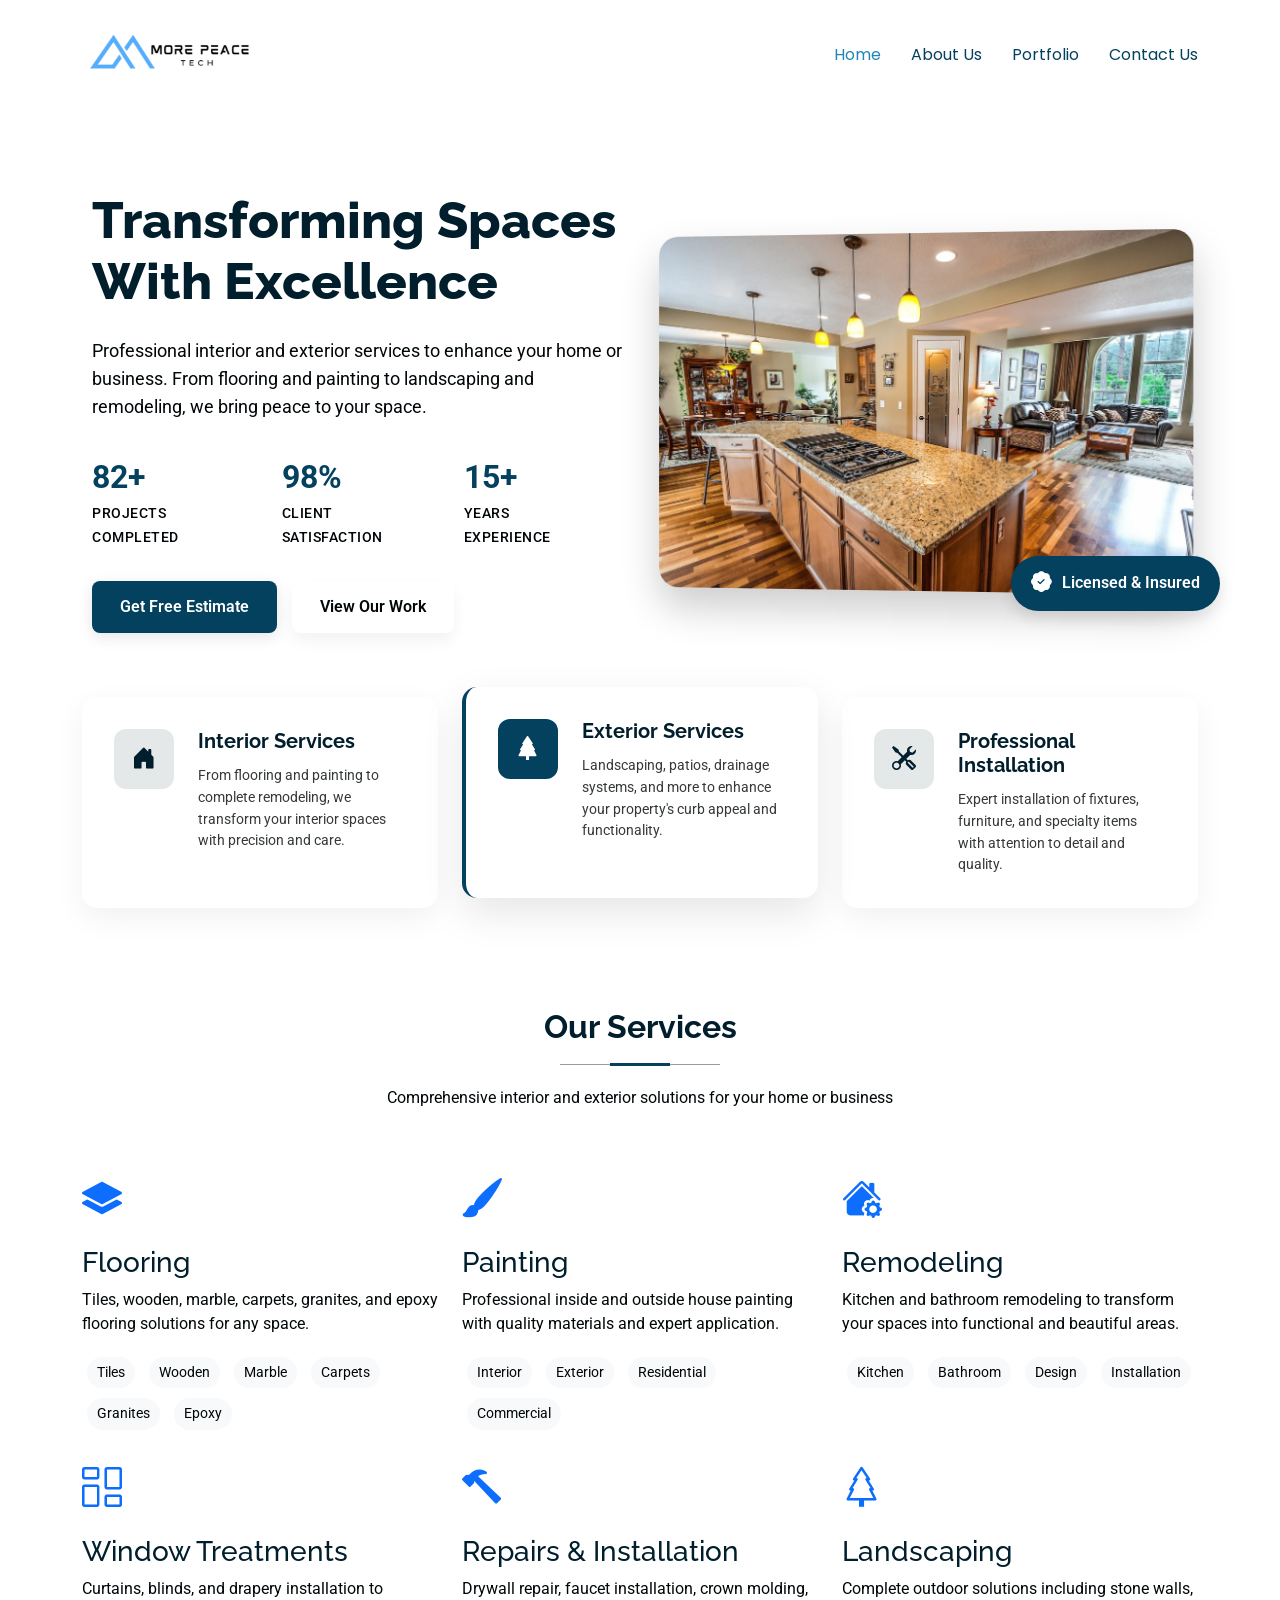
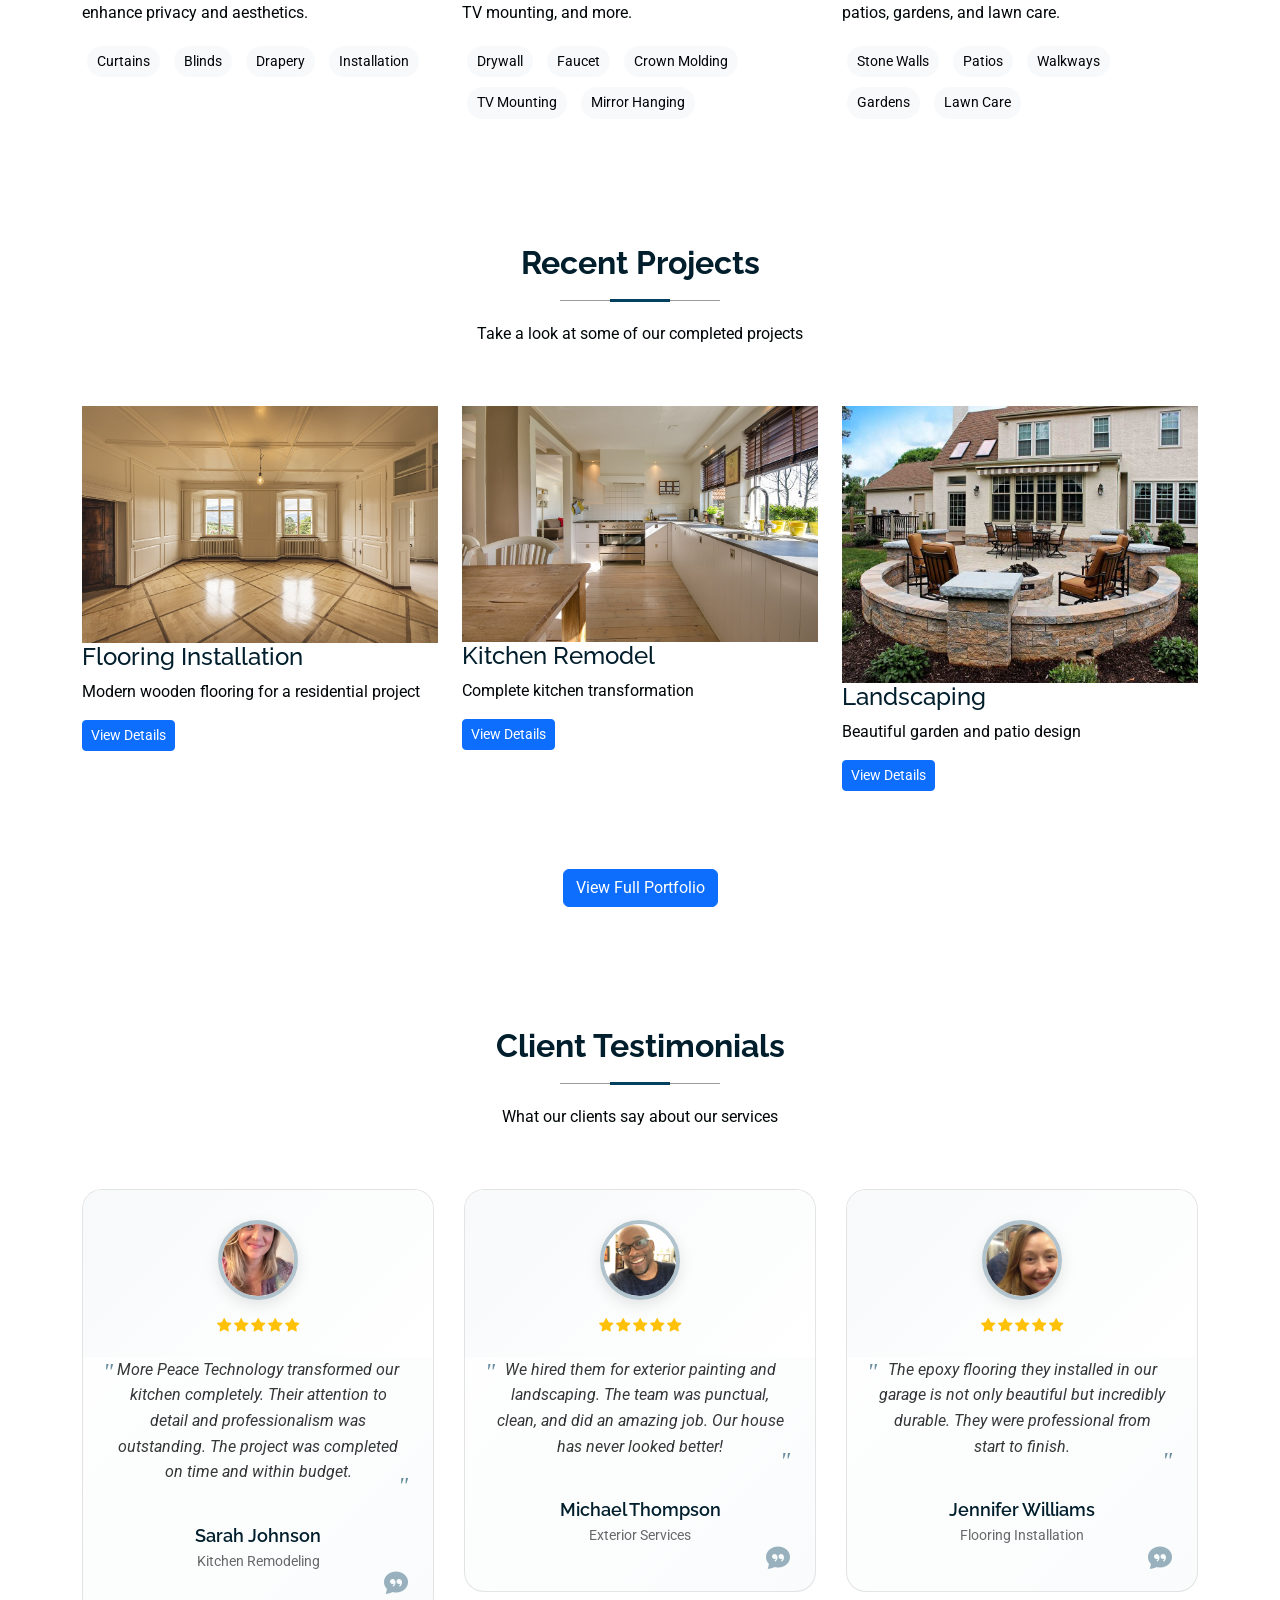
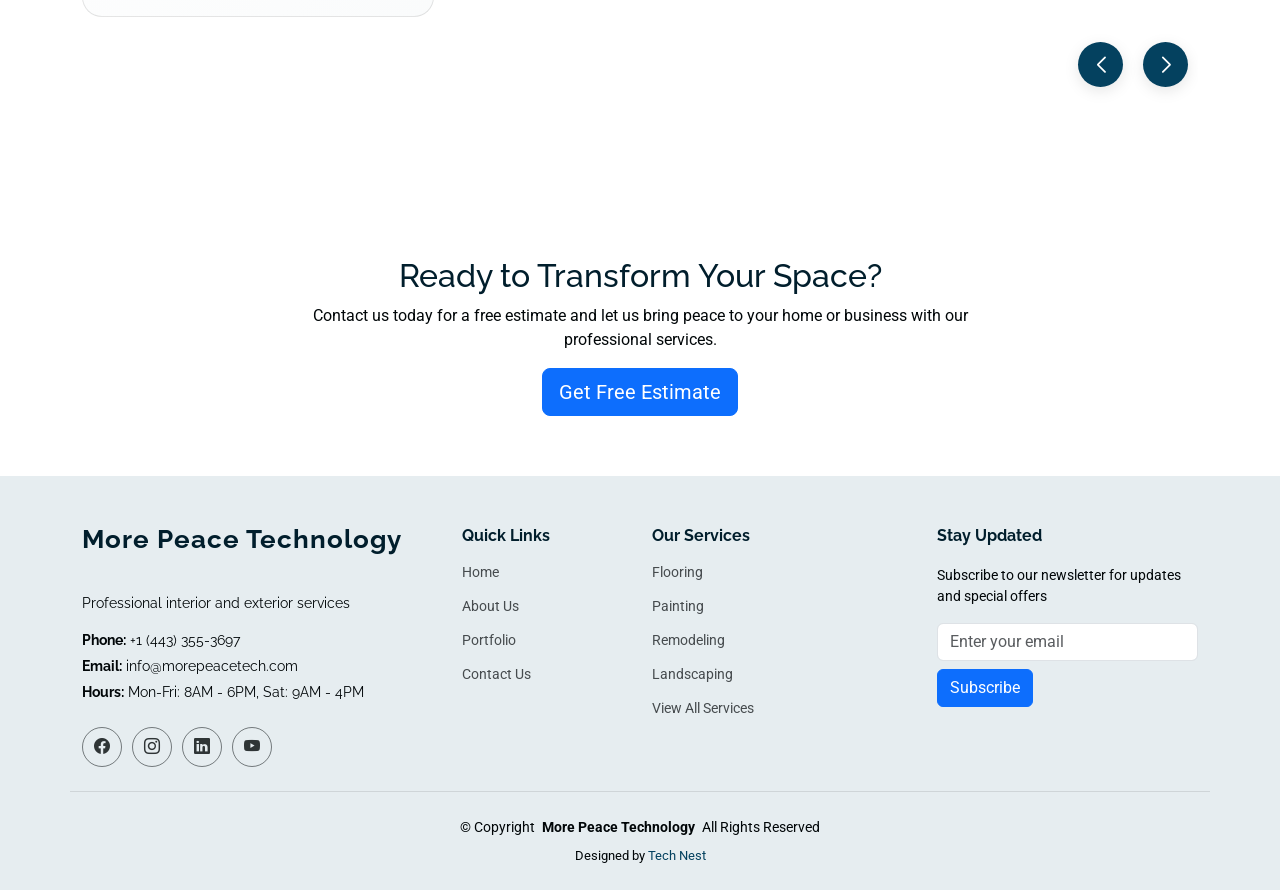
<file: index.html>
<!DOCTYPE html>
<html lang="en">

<head>
    <meta charset="utf-8" />
    <meta content="width=device-width, initial-scale=1.0" name="viewport" />
    <title>More Peace Technology - Interior and Exterior Services</title>
    <meta name="description" content="Professional interior and exterior services including flooring, painting, remodeling, landscaping, and more." />
    <meta name="keywords" content="flooring, painting, remodeling, landscaping, home services, interior design, exterior services" />

    <!-- Favicons -->
    <link href="assets/img/nn.png" rel="icon" />
    <link href="assets/img/nn.png" rel="apple-touch-icon" />

    <!-- Open Graph / Facebook -->
    <meta property="og:title" content="More Peace Tech">
    <meta property="og:description" content="Professional interior and exterior services to enhance your home or business.">
    <meta property="og:image" content="https://more-peace-tech.vercel.app/nn.png">
    <meta property="og:url" content="https://more-peace-tech.vercel.app/nn.png">
    <meta property="og:type" content="website">

    <!-- Twitter -->
    <meta name="twitter:card" content="summary_large_image">
    <meta name="twitter:title" content="More Peace Tech">
    <meta name="twitter:description" content="Professional interior and exterior services to enhance your home or business.">
    <meta name="twitter:image" content="https://more-peace-tech.vercel.app/nn.png">


    <!-- Fonts -->
    <link href="https://fonts.googleapis.com" rel="preconnect" />
    <link href="https://fonts.gstatic.com" rel="preconnect" crossorigin />
    <link href="https://fonts.googleapis.com/css2?family=Roboto:ital,wght@0,100;0,300;0,400;0,500;0,700;0,900;1,100;1,300;1,400;1,500;1,700;1,900&family=Poppins:ital,wght@0,100;0,200;0,300;0,400;0,500;0,600;0,700;0,800;0,900;1,100;1,200;1,300;1,400;1,500;1,600;1,700;1,800;1,900&family=Raleway:ital,wght@0,100;0,200;0,300;0,400;0,500;0,600;0,700;0,800;0,900;1,100;1,200;1,300;1,400;1,500;1,600;1,700;1,800;1,900&display=swap"
        rel="stylesheet" />

    <link rel="icon" type="image/png" href="/favicon-96x96.png" sizes="96x96" />
    <link rel="icon" type="image/svg+xml" href="/favicon.svg" />
    <link rel="shortcut icon" href="/favicon.ico" />
    <link rel="apple-touch-icon" sizes="180x180" href="/apple-touch-icon.png" />
    <link rel="manifest" href="/site.webmanifest" />

    <!-- Vendor CSS Files -->
    <link href="assets/vendor/bootstrap/css/bootstrap.min.css" rel="stylesheet" />
    <link href="assets/vendor/bootstrap-icons/bootstrap-icons.css" rel="stylesheet" />
    <link href="assets/vendor/aos/aos.css" rel="stylesheet" />
    <link href="assets/vendor/swiper/swiper-bundle.min.css" rel="stylesheet" />
    <link href="assets/vendor/glightbox/css/glightbox.min.css" rel="stylesheet" />

    <!-- Main CSS File -->
    <link href="assets/css/main.css" rel="stylesheet" />

    <style>
        /* Custom styles for More Peace Technology */
        
        .service-icon {
            font-size: 2.5rem;
            color: #0d6efd;
            margin-bottom: 1rem;
        }
        
        .search-container {
            position: relative;
            margin-left: 20px;
        }
        
        .search-results {
            position: absolute;
            top: 100%;
            left: 0;
            right: 0;
            background: white;
            border: 1px solid #ddd;
            border-radius: 4px;
            box-shadow: 0 2px 5px rgba(0, 0, 0, 0.1);
            z-index: 1000;
            display: none;
        }
        
        .search-result-item {
            padding: 10px 15px;
            cursor: pointer;
            border-bottom: 1px solid #eee;
        }
        
        .search-result-item:hover {
            background-color: #f8f9fa;
        }
        
        .service-tag {
            display: inline-block;
            background: #f8f9fa;
            padding: 5px 10px;
            border-radius: 20px;
            margin: 5px;
            font-size: 0.9rem;
        }
        
        .portfolio-filter {
            margin-bottom: 30px;
        }
        
        .portfolio-item {
            margin-bottom: 30px;
            transition: transform 0.3s ease;
        }
        
        .portfolio-item:hover {
            transform: translateY(-5px);
        }
    </style>
</head>

<body class="index-page">
    <header id="header" class="header d-flex align-items-center sticky-top">
        <div class="header-container container-fluid container-xl position-relative d-flex align-items-center justify-content-end">
            <a href="index.html" class="logo d-flex align-items-center me-auto" style="background: none">
                <!-- Uncomment the line below if you also wish to use an image logo -->
                <img src="assets/img/nn.png" alt="" style="width: 10rem; height: 10rem" />
            </a>

            <nav id="navmenu" class="navmenu">
                <ul>
                    <li><a href="index.html" class="active">Home</a></li>
                    <li><a href="about.html">About Us</a></li>
                    <li><a href="portfolio.html">Portfolio</a></li>
                    <li><a href="contact.html">Contact Us</a></li>
                </ul>
                <i class="mobile-nav-toggle d-xl-none bi bi-list"></i>
            </nav>
        </div>
    </header>

    <main class="main">
        <!-- Hero Section -->
        <section id="hero" class="hero section">
            <div class="hero-wrapper">
                <div class="container">
                    <div class="row align-items-center">
                        <div class="col-lg-6 hero-content" data-aos="fade-right" data-aos-delay="100">
                            <h1>Transforming Spaces With Excellence</h1>
                            <p>
                                Professional interior and exterior services to enhance your home or business. From flooring and painting to landscaping and remodeling, we bring peace to your space.
                            </p>
                            <div class="stats-row">
                                <div class="stat-item">
                                    <span class="stat-number">82+</span>
                                    <span class="stat-label">Projects Completed</span>
                                </div>
                                <div class="stat-item">
                                    <span class="stat-number">98%</span>
                                    <span class="stat-label">Client Satisfaction</span>
                                </div>
                                <div class="stat-item">
                                    <span class="stat-number">15+</span>
                                    <span class="stat-label">Years Experience</span>
                                </div>
                            </div>
                            <div class="action-buttons">
                                <a href="contact.html" class="btn-primary">Get Free Estimate</a
                  >
                  <a href="portfolio.html" class="btn-secondary"
                    >View Our Work</a
                  >
                </div>
              </div>
              <div
                class="col-lg-6 hero-media"
                data-aos="zoom-in"
                data-aos-delay="200"
              >
                <img
                  src="assets/img/2.jpg"
                  alt="Home Renovation"
                  class="img-fluid main-image"
                />
                <div class="image-overlay">
                  <div class="badge-accredited">
                    <i class="bi bi-patch-check-fill"></i>
                    <span>Licensed & Insured</span>
                  </div>
                </div>
              </div>
            </div>
          </div>
        </div>

        <div
          class="feature-cards-wrapper"
          data-aos="fade-up"
          data-aos-delay="300"
        >
          <div class="container">
            <div class="row gy-4">
              <div class="col-lg-4" data-aos="fade-up" data-aos-delay="100">
                <div class="feature-card">
                  <div class="feature-icon">
                    <i class="bi bi-house-door-fill"></i>
                  </div>
                  <div class="feature-content">
                    <h3>Interior Services</h3>
                    <p>
                      From flooring and painting to complete remodeling, we
                      transform your interior spaces with precision and care.
                    </p>
                  </div>
                </div>
              </div>

              <div class="col-lg-4" data-aos="fade-up" data-aos-delay="200">
                <div class="feature-card active">
                  <div class="feature-icon">
                    <i class="bi bi-tree-fill"></i>
                  </div>
                  <div class="feature-content">
                    <h3>Exterior Services</h3>
                    <p>
                      Landscaping, patios, drainage systems, and more to enhance
                      your property's curb appeal and functionality.
                    </p>
                  </div>
                </div>
              </div>

              <div class="col-lg-4" data-aos="fade-up" data-aos-delay="300">
                <div class="feature-card">
                  <div class="feature-icon">
                    <i class="bi bi-tools"></i>
                  </div>
                  <div class="feature-content">
                    <h3>Professional Installation</h3>
                    <p>
                      Expert installation of fixtures, furniture, and specialty
                      items with attention to detail and quality.
                    </p>
                  </div>
                </div>
              </div>
            </div>
          </div>
        </div>
      </section>
      <!-- /Hero Section -->

      <!-- Services Section -->
      <section id="services" class="services section">
        <div class="container section-title" data-aos="fade-up">
          <h2>Our Services</h2>
          <p>
            Comprehensive interior and exterior solutions for your home or
            business
          </p>
        </div>

        <div class="container" data-aos="fade-up" data-aos-delay="100">
          <div class="row g-4">
            <div class="col-lg-4 col-md-6">
              <div class="service-item" data-aos="fade-up" data-aos-delay="200">
                <div class="service-icon">
                  <i class="bi bi-layers-fill"></i>
                </div>
                <h3>Flooring</h3>
                <p>
                  Tiles, wooden, marble, carpets, granites, and epoxy flooring
                  solutions for any space.
                </p>
                <div class="service-tags">
                  <span class="service-tag">Tiles</span>
                  <span class="service-tag">Wooden</span>
                  <span class="service-tag">Marble</span>
                  <span class="service-tag">Carpets</span>
                  <span class="service-tag">Granites</span>
                  <span class="service-tag">Epoxy</span>
                </div>
              </div>
            </div>

            <div class="col-lg-4 col-md-6">
              <div class="service-item" data-aos="fade-up" data-aos-delay="300">
                <div class="service-icon">
                  <i class="bi bi-brush-fill"></i>
                </div>
                <h3>Painting</h3>
                <p>
                  Professional inside and outside house painting with quality
                  materials and expert application.
                </p>
                <div class="service-tags">
                  <span class="service-tag">Interior</span>
                  <span class="service-tag">Exterior</span>
                  <span class="service-tag">Residential</span>
                  <span class="service-tag">Commercial</span>
                </div>
              </div>
            </div>

            <div class="col-lg-4 col-md-6">
              <div class="service-item" data-aos="fade-up" data-aos-delay="400">
                <div class="service-icon">
                  <i class="bi bi-house-gear-fill"></i>
                </div>
                <h3>Remodeling</h3>
                <p>
                  Kitchen and bathroom remodeling to transform your spaces into
                  functional and beautiful areas.
                </p>
                <div class="service-tags">
                  <span class="service-tag">Kitchen</span>
                  <span class="service-tag">Bathroom</span>
                  <span class="service-tag">Design</span>
                  <span class="service-tag">Installation</span>
                </div>
              </div>
            </div>

            <div class="col-lg-4 col-md-6">
              <div class="service-item" data-aos="fade-up" data-aos-delay="200">
                <div class="service-icon">
                  <i class="bi bi-columns-gap"></i>
                </div>
                <h3>Window Treatments</h3>
                <p>
                  Curtains, blinds, and drapery installation to enhance privacy
                  and aesthetics.
                </p>
                <div class="service-tags">
                  <span class="service-tag">Curtains</span>
                  <span class="service-tag">Blinds</span>
                  <span class="service-tag">Drapery</span>
                  <span class="service-tag">Installation</span>
                </div>
              </div>
            </div>

            <div class="col-lg-4 col-md-6">
              <div class="service-item" data-aos="fade-up" data-aos-delay="300">
                <div class="service-icon">
                  <i class="bi bi-hammer"></i>
                </div>
                <h3>Repairs & Installation</h3>
                <p>
                  Drywall repair, faucet installation, crown molding, TV
                  mounting, and more.
                </p>
                <div class="service-tags">
                  <span class="service-tag">Drywall</span>
                  <span class="service-tag">Faucet</span>
                  <span class="service-tag">Crown Molding</span>
                  <span class="service-tag">TV Mounting</span>
                  <span class="service-tag">Mirror Hanging</span>
                </div>
              </div>
            </div>

            <div class="col-lg-4 col-md-6">
              <div class="service-item" data-aos="fade-up" data-aos-delay="400">
                <div class="service-icon">
                  <i class="bi bi-tree"></i>
                </div>
                <h3>Landscaping</h3>
                <p>
                  Complete outdoor solutions including stone walls, patios,
                  gardens, and lawn care.
                </p>
                <div class="service-tags">
                  <span class="service-tag">Stone Walls</span>
                  <span class="service-tag">Patios</span>
                  <span class="service-tag">Walkways</span>
                  <span class="service-tag">Gardens</span>
                  <span class="service-tag">Lawn Care</span>
                </div>
              </div>
            </div>
          </div>
        </div>
      </section>
      <!-- /Services Section -->

      <!-- Portfolio Preview Section -->
      <section id="portfolio-preview" class="portfolio-preview section">
        <div class="container section-title" data-aos="fade-up">
          <h2>Recent Projects</h2>
          <p>Take a look at some of our completed projects</p>
        </div>

        <div class="container" data-aos="fade-up" data-aos-delay="100">
          <div class="row g-4">
            <div class="col-lg-4 col-md-6">
              <div class="portfolio-item">
                <div class="portfolio-img">
                  <img
                    src="assets/img/1.jpg"
                    class="img-fluid"
                    alt="Flooring Installation"
                  />
                  <div class="portfolio-overlay">
                    <div class="portfolio-info">
                      <h4>Flooring Installation</h4>
                      <p>Modern wooden flooring for a residential project</p>
                      <a
                        href="portfolio.html#flooring"
                        class="btn btn-sm btn-primary"
                        >View Details</a
                      >
                    </div>
                  </div>
                </div>
              </div>
            </div>

            <div class="col-lg-4 col-md-6">
              <div class="portfolio-item">
                <div class="portfolio-img">
                  <img
                    src="assets/img/15.jpg"
                    class="img-fluid"
                    alt="Kitchen Remodel"
                  />
                  <div class="portfolio-overlay">
                    <div class="portfolio-info">
                      <h4>Kitchen Remodel</h4>
                      <p>Complete kitchen transformation</p>
                      <a
                        href="portfolio.html#remodeling"
                        class="btn btn-sm btn-primary"
                        >View Details</a
                      >
                    </div>
                  </div>
                </div>
              </div>
            </div>

            <div class="col-lg-4 col-md-6">
              <div class="portfolio-item">
                <div class="portfolio-img">
                  <img
                    src="assets/img/4.jpeg"
                    class="img-fluid"
                    alt="Landscaping Project"
                    style="height: 17.3rem"
                  />
                  <div class="portfolio-overlay">
                    <div class="portfolio-info">
                      <h4>Landscaping</h4>
                      <p>Beautiful garden and patio design</p>
                      <a
                        href="portfolio.html#landscaping"
                        class="btn btn-sm btn-primary"
                        >View Details</a
                      >
                    </div>
                  </div>
                </div>
              </div>
            </div>
          </div>

          <div class="text-center mt-5" data-aos="fade-up" data-aos-delay="200">
            <a href="portfolio.html" class="btn btn-primary"
              >View Full Portfolio</a
            >
          </div>
        </div>
      </section>
      <!-- /Portfolio Preview Section -->

      <!-- Testimonials Section -->
      <section id="testimonials" class="testimonials section">
        <div class="container section-title" data-aos="fade-up">
          <h2>Client Testimonials</h2>
          <p>What our clients say about our services</p>
        </div>

        <div class="container" data-aos="fade-up" data-aos-delay="100">
          <div class="testimonial-slider swiper init-swiper">
            <script type="application/json" class="swiper-config">
              {
                "loop": true,
                "speed": 600,
                "autoplay": {
                  "delay": 4000
                },
                "slidesPerView": 1,
                "spaceBetween": 30,
                "navigation": {
                  "nextEl": ".swiper-button-next",
                  "prevEl": ".swiper-button-prev"
                },
                "breakpoints": {
                  "768": {
                    "slidesPerView": 2
                  },
                  "1200": {
                    "slidesPerView": 3
                  }
                }
              }
            </script>

            <div class="swiper-wrapper">
              <div class="swiper-slide">
                <div
                  class="testimonial-item"
                  data-aos="zoom-in"
                  data-aos-delay="200"
                >
                  <div class="testimonial-header">
                    <img
                      src="assets/img/woman2.jpg"
                      alt="Client"
                      class="img-fluid"
                      loading="lazy"
                    />
                    <div class="rating">
                      <i class="bi bi-star-fill"></i>
                      <i class="bi bi-star-fill"></i>
                      <i class="bi bi-star-fill"></i>
                      <i class="bi bi-star-fill"></i>
                      <i class="bi bi-star-fill"></i>
                    </div>
                  </div>
                  <div class="testimonial-body">
                    <p>
                      More Peace Technology transformed our kitchen completely.
                      Their attention to detail and professionalism was
                      outstanding. The project was completed on time and within
                      budget.
                    </p>
                  </div>
                  <div class="testimonial-footer">
                    <h5>Sarah Johnson</h5>
                    <span>Kitchen Remodeling</span>
                    <div class="quote-icon">
                      <i class="bi bi-chat-quote-fill"></i>
                    </div>
                  </div>
                </div>
              </div>

              <div class="swiper-slide">
                <div
                  class="testimonial-item"
                  data-aos="zoom-in"
                  data-aos-delay="300"
                >
                  <div class="testimonial-header">
                    <img
                      src="assets/img/man1.jpg"
                      alt="Client"
                      class="img-fluid"
                      loading="lazy"
                    />
                    <div class="rating">
                      <i class="bi bi-star-fill"></i>
                      <i class="bi bi-star-fill"></i>
                      <i class="bi bi-star-fill"></i>
                      <i class="bi bi-star-fill"></i>
                      <i class="bi bi-star-fill"></i>
                    </div>
                  </div>
                  <div class="testimonial-body">
                    <p>
                      We hired them for exterior painting and landscaping. The
                      team was punctual, clean, and did an amazing job. Our
                      house has never looked better!
                    </p>
                  </div>
                  <div class="testimonial-footer">
                    <h5>Michael Thompson</h5>
                    <span>Exterior Services</span>
                    <div class="quote-icon">
                      <i class="bi bi-chat-quote-fill"></i>
                    </div>
                  </div>
                </div>
              </div>

              <div class="swiper-slide">
                <div
                  class="testimonial-item"
                  data-aos="zoom-in"
                  data-aos-delay="400"
                >
                  <div class="testimonial-header">
                    <img
                      src="assets/img/woman3.webp"
                      alt="Client"
                      class="img-fluid"
                      loading="lazy"
                    />
                    <div class="rating">
                      <i class="bi bi-star-fill"></i>
                      <i class="bi bi-star-fill"></i>
                      <i class="bi bi-star-fill"></i>
                      <i class="bi bi-star-fill"></i>
                      <i class="bi bi-star-fill"></i>
                    </div>
                  </div>
                  <div class="testimonial-body">
                    <p>
                      The epoxy flooring they installed in our garage is not
                      only beautiful but incredibly durable. They were
                      professional from start to finish.
                    </p>
                  </div>
                  <div class="testimonial-footer">
                    <h5>Jennifer Williams</h5>
                    <span>Flooring Installation</span>
                    <div class="quote-icon">
                      <i class="bi bi-chat-quote-fill"></i>
                    </div>
                  </div>
                </div>
              </div>
            </div>

            <div class="swiper-navigation">
              <div class="swiper-button-prev"></div>
              <div class="swiper-button-next"></div>
            </div>
          </div>
        </div>
      </section>
      <!-- /Testimonials Section -->

      <!-- CTA Section -->
      <section id="cta" class="cta section">
        <div class="container" data-aos="fade-up">
          <div class="row justify-content-center">
            <div class="col-lg-8 text-center">
              <h2>Ready to Transform Your Space?</h2>
              <p>
                Contact us today for a free estimate and let us bring peace to
                your home or business with our professional services.
              </p>
              <a href="contact.html" class="btn btn-primary btn-lg"
                >Get Free Estimate</a
              >
            </div>
          </div>
        </div>
      </section>
      <!-- /CTA Section -->
    </main>

    <footer id="footer" class="footer position-relative light-background">
      <div class="container footer-top">
        <div class="row gy-4">
          <div class="col-lg-4 col-md-6 footer-about">
            <a href="index.html" class="logo d-flex align-items-center">
              <span class="sitename">More Peace Technology</span>
            </a>
                                <div class="footer-contact pt-3">
                                    <p>Professional interior and exterior services</p>
                                    <p class="mt-3">
                                        <strong>Phone:</strong> <span>+1 (443) 355-3697</span>
                                    </p>
                                    <p><strong>Email:</strong> <span>info@morepeacetech.com</span></p>
                                    <p>
                                        <strong>Hours:</strong>
                                        <span>Mon-Fri: 8AM - 6PM, Sat: 9AM - 4PM</span>
                                    </p>
                                </div>
                                <div class="social-links d-flex mt-4">
                                    <a href=""><i class="bi bi-facebook"></i></a>
                                    <a href=""><i class="bi bi-instagram"></i></a>
                                    <a href=""><i class="bi bi-linkedin"></i></a>
                                    <a href=""><i class="bi bi-youtube"></i></a>
                                </div>
                            </div>

                            <div class="col-lg-2 col-md-3 footer-links">
                                <h4>Quick Links</h4>
                                <ul>
                                    <li><a href="index.html">Home</a></li>
                                    <li><a href="about.html">About Us</a></li>
                                    <li><a href="portfolio.html">Portfolio</a></li>
                                    <li><a href="contact.html">Contact Us</a></li>
                                </ul>
                            </div>

                            <div class="col-lg-3 col-md-3 footer-links">
                                <h4>Our Services</h4>
                                <ul>
                                    <li><a href="portfolio.html#flooring">Flooring</a></li>
                                    <li><a href="portfolio.html#painting">Painting</a></li>
                                    <li><a href="portfolio.html#remodeling">Remodeling</a></li>
                                    <li><a href="portfolio.html#landscaping">Landscaping</a></li>
                                    <li><a href="portfolio.html">View All Services</a></li>
                                </ul>
                            </div>

                            <div class="col-lg-3 col-md-6 footer-newsletter">
                                <h4>Stay Updated</h4>
                                <p>Subscribe to our newsletter for updates and special offers</p>
                                <form action="" method="post">
                                    <input type="email" name="email" placeholder="Enter your email" class="form-control" />
                                    <input type="submit" value="Subscribe" class="btn btn-primary mt-2" />
                                </form>
                            </div>
                        </div>
                    </div>

                    <div class="container copyright text-center mt-4">
                        <p>
                            © <span>Copyright</span>
                            <strong class="px-1 sitename">More Peace Technology</strong>
                            <span>All Rights Reserved</span>
                        </p>
                        <div class="credits">
                            Designed by <a href="https://technest-gules.vercel.app/">Tech Nest</a>
                        </div>
                    </div>
                    </footer>

                    <!-- Scroll Top -->
                    <a href="#" id="scroll-top" class="scroll-top d-flex align-items-center justify-content-center"><i class="bi bi-arrow-up-short"></i
    ></a>

                    <!-- Preloader -->
                    <div id="preloader"></div>

                    <!-- Vendor JS Files -->
                    <script src="assets/vendor/bootstrap/js/bootstrap.bundle.min.js"></script>
                    <script src="assets/vendor/php-email-form/validate.js"></script>
                    <script src="assets/vendor/aos/aos.js"></script>
                    <script src="assets/vendor/swiper/swiper-bundle.min.js"></script>
                    <script src="assets/vendor/purecounter/purecounter_vanilla.js"></script>
                    <script src="assets/vendor/imagesloaded/imagesloaded.pkgd.min.js"></script>
                    <script src="assets/vendor/isotope-layout/isotope.pkgd.min.js"></script>
                    <script src="assets/vendor/glightbox/js/glightbox.min.js"></script>

                    <!-- Main JS File -->
                    <script src="assets/js/main.js"></script>

                    <!-- Search Functionality -->
                    <script>
                        document.addEventListener("DOMContentLoaded", function() {
                            const searchInput = document.getElementById("search-input");
                            const searchResults = document.getElementById("search-results");

                            // Services data for search
                            const services = [{
                                name: "Tile Flooring",
                                category: "flooring",
                                keywords: ["tile", "flooring", "tiles", "floor"],
                            }, {
                                name: "Wooden Flooring",
                                category: "flooring",
                                keywords: ["wood", "wooden", "flooring", "hardwood"],
                            }, {
                                name: "Marble Flooring",
                                category: "flooring",
                                keywords: ["marble", "flooring", "stone"],
                            }, {
                                name: "Carpet Installation",
                                category: "flooring",
                                keywords: ["carpet", "carpets", "flooring"],
                            }, {
                                name: "Granite Flooring",
                                category: "flooring",
                                keywords: ["granite", "flooring", "stone"],
                            }, {
                                name: "Epoxy Flooring",
                                category: "flooring",
                                keywords: ["epoxy", "flooring", "coating"],
                            }, {
                                name: "Interior Painting",
                                category: "painting",
                                keywords: ["interior", "painting", "paint", "wall"],
                            }, {
                                name: "Exterior Painting",
                                category: "painting",
                                keywords: ["exterior", "painting", "paint", "house"],
                            }, {
                                name: "Kitchen Remodeling",
                                category: "remodeling",
                                keywords: ["kitchen", "remodel", "remodeling", "renovation"],
                            }, {
                                name: "Bathroom Remodeling",
                                category: "remodeling",
                                keywords: ["bathroom", "remodel", "remodeling", "renovation"],
                            }, {
                                name: "Curtain Installation",
                                category: "window",
                                keywords: ["curtain", "curtains", "window", "treatment"],
                            }, {
                                name: "Blinds Installation",
                                category: "window",
                                keywords: ["blinds", "window", "treatment"],
                            }, {
                                name: "Drapery Installation",
                                category: "window",
                                keywords: ["drapery", "window", "treatment"],
                            }, {
                                name: "Drywall Repair",
                                category: "repairs",
                                keywords: ["drywall", "repair", "wall"],
                            }, {
                                name: "Faucet Installation",
                                category: "plumbing",
                                keywords: ["faucet", "installation", "plumbing"],
                            }, {
                                name: "Crown Molding",
                                category: "installation",
                                keywords: ["crown", "molding", "trim", "installation"],
                            }, {
                                name: "TV Mounting",
                                category: "installation",
                                keywords: ["tv", "mounting", "installation", "television"],
                            }, {
                                name: "Mirror Hanging",
                                category: "installation",
                                keywords: ["mirror", "hanging", "installation"],
                            }, {
                                name: "Picture Hanging",
                                category: "installation",
                                keywords: ["picture", "hanging", "installation"],
                            }, {
                                name: "Plumbing Repairs",
                                category: "plumbing",
                                keywords: ["plumbing", "repair", "pipe", "leak"],
                            }, {
                                name: "Chandelier Installation",
                                category: "electrical",
                                keywords: ["chandelier", "light", "installation", "electrical"],
                            }, {
                                name: "Furniture Assembly",
                                category: "installation",
                                keywords: ["furniture", "assembly", "install"],
                            }, {
                                name: "Furniture Moving",
                                category: "services",
                                keywords: ["furniture", "moving", "positioning"],
                            }, {
                                name: "Interior Detailing",
                                category: "cleaning",
                                keywords: ["interior", "detailing", "cleaning"],
                            }, {
                                name: "Stone Walls",
                                category: "landscaping",
                                keywords: ["stone", "wall", "natural", "cultured", "retention"],
                            }, {
                                name: "Retention Walls",
                                category: "landscaping",
                                keywords: ["retention", "wall", "stone"],
                            }, {
                                name: "Stone Patios",
                                category: "landscaping",
                                keywords: ["stone", "patio", "brick", "outdoor"],
                            }, {
                                name: "Brick Patios",
                                category: "landscaping",
                                keywords: ["brick", "patio", "stone", "outdoor"],
                            }, {
                                name: "Natural Stone Walkways",
                                category: "landscaping",
                                keywords: ["stone", "walkway", "path", "natural"],
                            }, {
                                name: "Concrete Driveways",
                                category: "landscaping",
                                keywords: ["concrete", "driveway", "paving"],
                            }, {
                                name: "Outdoor Fireplace",
                                category: "landscaping",
                                keywords: ["outdoor", "fireplace", "fire", "pit"],
                            }, {
                                name: "Outdoor Kitchen",
                                category: "landscaping",
                                keywords: ["outdoor", "kitchen", "bbq", "grill"],
                            }, {
                                name: "Raised Garden",
                                category: "landscaping",
                                keywords: ["raised", "garden", "bed", "planting"],
                            }, {
                                name: "Flower Beds",
                                category: "landscaping",
                                keywords: ["flower", "bed", "garden", "planting"],
                            }, {
                                name: "Tree Planting",
                                category: "landscaping",
                                keywords: ["tree", "planting", "shrub", "garden"],
                            }, {
                                name: "Shrub Planting",
                                category: "landscaping",
                                keywords: ["shrub", "planting", "tree", "garden"],
                            }, {
                                name: "Lawn Care",
                                category: "landscaping",
                                keywords: ["lawn", "care", "grass", "maintenance"],
                            }, {
                                name: "French Drainage",
                                category: "landscaping",
                                keywords: ["french", "drain", "drainage", "water"],
                            }, {
                                name: "Trench Drainage",
                                category: "landscaping",
                                keywords: ["trench", "drain", "drainage", "water"],
                            }, {
                                name: "Pressure Washing",
                                category: "cleaning",
                                keywords: ["pressure", "washing", "clean", "house", "driveway"],
                            }, ];

                            searchInput.addEventListener("input", function() {
                                const query = this.value.toLowerCase().trim();

                                // Clear previous results
                                searchResults.innerHTML = "";
                                searchResults.style.display = "none";

                                if (query.length < 2) return;

                                // Filter services based on query
                                const filteredServices = services.filter((service) => {
                                    return (
                                        service.name.toLowerCase().includes(query) ||
                                        service.keywords.some((keyword) => keyword.includes(query))
                                    );
                                });

                                if (filteredServices.length > 0) {
                                    searchResults.style.display = "block";

                                    filteredServices.forEach((service) => {
                                        const resultItem = document.createElement("div");
                                        resultItem.className = "search-result-item";
                                        resultItem.textContent = service.name;
                                        resultItem.addEventListener("click", function() {
                                            window.location.href = `portfolio.html#${service.category}`;
                                        });
                                        searchResults.appendChild(resultItem);
                                    });
                                }
                            });

                            // Close search results when clicking outside
                            document.addEventListener("click", function(e) {
                                if (!searchInput.contains(e.target) &&
                                    !searchResults.contains(e.target)
                                ) {
                                    searchResults.style.display = "none";
                                }
                            });
                        });
                    </script>
</body>

</html>
</file>
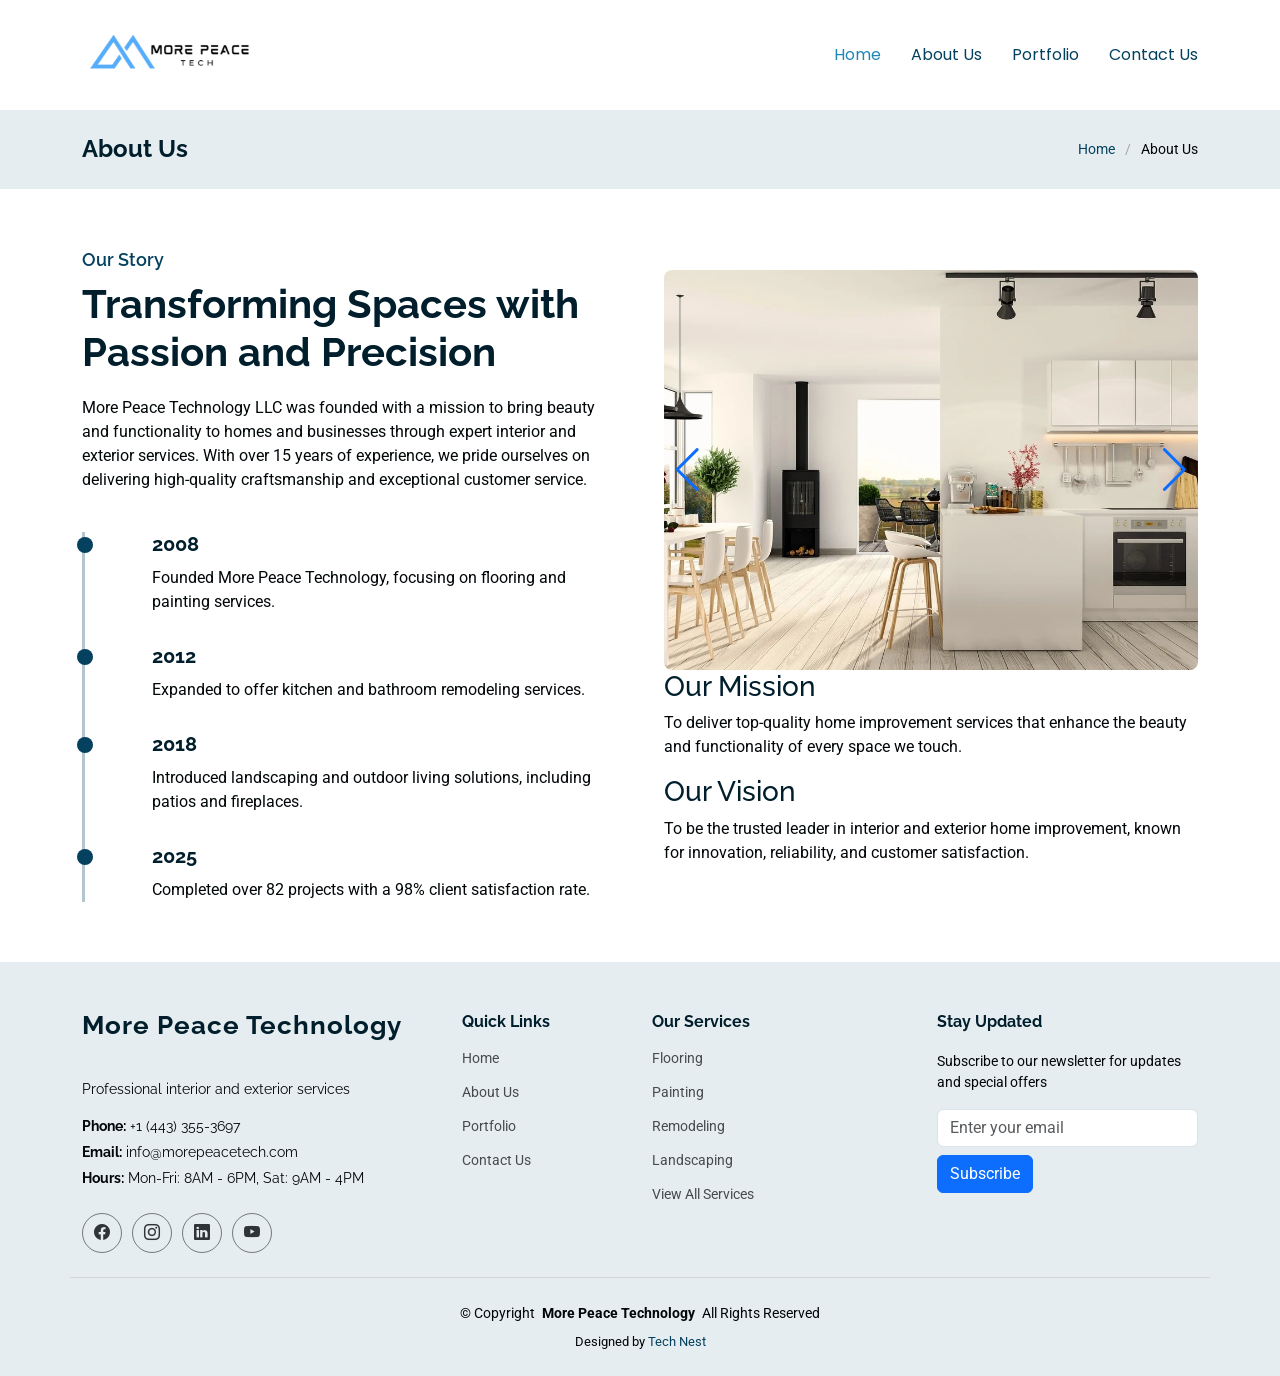
<file: about.html>
<!DOCTYPE html>
<html lang="en">

<head>
    <meta charset="utf-8" />
    <meta content="width=device-width, initial-scale=1.0" name="viewport" />
    <title>About - More Peace Technology LLC</title>
    <meta name="description" content="Learn about More Peace Technology LLC, a leader in professional interior and exterior home improvement services, with over 15 years of experience." />
    <meta name="keywords" content="home improvement, flooring, painting, remodeling, landscaping, about us" />

    <!-- Favicons -->
    <link href="assets/img/nn.png" rel="icon" />
    <link href="assets/img/nn.png" rel="apple-touch-icon" />

    <!-- Fonts -->
    <link href="https://fonts.googleapis.com" rel="preconnect" />
    <link href="https://fonts.gstatic.com" rel="preconnect" crossorigin />
    <link href="https://fonts.googleapis.com/css2?family=Roboto:ital,wght@0,100;0,300;0,400;0,500;0,700;0,900;1,100;1,300;1,400;1,500;1,700;1,900&family=Poppins:ital,wght@0,100;0,200;0,300;0,400;0,500;0,600;0,700;0,800;0,900;1,100;1,200;1,300;1,400;1,500;1,600;1,700;1,800;1,900&family=Raleway:ital,wght@0,100;0,200;0,300;0,400;0,500;0,600;0,700;0,800;0,900;1,100;1,200;1,300;1,400;1,500;1,600;1,700;1,800;1,900&display=swap"
        rel="stylesheet" />

    <!-- Vendor CSS Files -->
    <link href="assets/vendor/bootstrap/css/bootstrap.min.css" rel="stylesheet" />
    <link href="assets/vendor/bootstrap-icons/bootstrap-icons.css" rel="stylesheet" />
    <link href="assets/vendor/aos/aos.css" rel="stylesheet" />
    <link href="assets/vendor/swiper/swiper-bundle.min.css" rel="stylesheet" />
    <link href="assets/vendor/glightbox/css/glightbox.min.css" rel="stylesheet" />

    <!-- Main CSS File -->
    <link href="assets/css/main.css" rel="stylesheet" />

    <!-- Custom CSS for About Page and Carousel -->
    <style>
        .service-icon {
            font-size: 2.5rem;
            color: #0d6efd;
            margin-bottom: 1rem;
        }
        
        .service-tag {
            display: inline-block;
            background: #f8f9fa;
            padding: 5px 10px;
            border-radius: 20px;
            margin: 5px;
            font-size: 0.9rem;
        }
        
        .portfolio-item {
            margin-bottom: 30px;
            transition: transform 0.3s ease;
        }
        
        .portfolio-item:hover {
            transform: translateY(-5px);
        }
        
        .timeline-item {
            position: relative;
            padding-left: 40px;
            margin-bottom: 20px;
        }
        
        .timeline-dot {
            position: absolute;
            left: 0;
            top: 5px;
            width: 12px;
            height: 12px;
            background: #0d6efd;
            border-radius: 50%;
        }
        
        .about-carousel .swiper-slide img {
            width: 100%;
            height: 400px;
            object-fit: cover;
            border-radius: 8px;
        }
        
        .about-carousel .swiper-button-prev,
        .about-carousel .swiper-button-next {
            color: #0d6efd;
        }
    </style>
</head>

<body class="about-page">
    <header id="header" class="header d-flex align-items-center sticky-top">
        <div class="header-container container-fluid container-xl position-relative d-flex align-items-center justify-content-end">
            <a href="index.html" class="logo d-flex align-items-center me-auto" style="background: none">
                <!-- Uncomment the line below if you also wish to use an image logo -->
                <img src="assets/img/nn.png" alt="" style="width: 10rem; height: 10rem" />
            </a>

            <nav id="navmenu" class="navmenu">
                <ul>
                    <li><a href="index.html" class="active">Home</a></li>
                    <li><a href="about.html">About Us</a></li>
                    <li><a href="portfolio.html">Portfolio</a></li>
                    <li><a href="contact.html">Contact Us</a></li>
                </ul>
                <i class="mobile-nav-toggle d-xl-none bi bi-list"></i>
            </nav>
        </div>
    </header>

    <main class="main">
        <!-- Page Title -->
        <div class="page-title light-background">
            <div class="container d-lg-flex justify-content-between align-items-center">
                <h1 class="mb-2 mb-lg-0">About Us</h1>
                <nav class="breadcrumbs">
                    <ol>
                        <li><a href="index.html">Home</a></li>
                        <li class="current">About Us</li>
                    </ol>
                </nav>
            </div>
        </div>
        <!-- End Page Title -->

        <!-- History Section -->
        <section id="history" class="history section">
            <div class="container" data-aos="fade-up" data-aos-delay="100">
                <div class="row align-items-center g-5">
                    <div class="col-lg-6">
                        <div class="about-content" data-aos="fade-up" data-aos-delay="200">
                            <h3>Our Story</h3>
                            <h2>Transforming Spaces with Passion and Precision</h2>
                            <p>
                                More Peace Technology LLC was founded with a mission to bring beauty and functionality to homes and businesses through expert interior and exterior services. With over 15 years of experience, we pride ourselves on delivering high-quality craftsmanship
                                and exceptional customer service.
                            </p>
                            <div class="timeline">
                                <div class="timeline-item">
                                    <div class="timeline-dot"></div>
                                    <div class="timeline-content">
                                        <h4>2008</h4>
                                        <p>
                                            Founded More Peace Technology, focusing on flooring and painting services.
                                        </p>
                                    </div>
                                </div>
                                <div class="timeline-item">
                                    <div class="timeline-dot"></div>
                                    <div class="timeline-content">
                                        <h4>2012</h4>
                                        <p>
                                            Expanded to offer kitchen and bathroom remodeling services.
                                        </p>
                                    </div>
                                </div>
                                <div class="timeline-item">
                                    <div class="timeline-dot"></div>
                                    <div class="timeline-content">
                                        <h4>2018</h4>
                                        <p>
                                            Introduced landscaping and outdoor living solutions, including patios and fireplaces.
                                        </p>
                                    </div>
                                </div>
                                <div class="timeline-item">
                                    <div class="timeline-dot"></div>
                                    <div class="timeline-content">
                                        <h4>2025</h4>
                                        <p>
                                            Completed over 82 projects with a 98% client satisfaction rate.
                                        </p>
                                    </div>
                                </div>
                            </div>
                        </div>
                    </div>
                    <div class="col-lg-6">
                        <div class="about-carousel swiper init-swiper" data-aos="zoom-in" data-aos-delay="300">
                            <script type="application/json" class="swiper-config">
                                {
                                    "loop": true,
                                    "speed": 600,
                                    "autoplay": {
                                        "delay": 4000
                                    },
                                    "slidesPerView": 1,
                                    "spaceBetween": 30,
                                    "navigation": {
                                        "nextEl": ".swiper-button-next",
                                        "prevEl": ".swiper-button-prev"
                                    }
                                }
                            </script>
                            <div class="swiper-wrapper">
                                <div class="swiper-slide">
                                    <img src="assets/img/16.webp" alt="Flooring Project" class="img-fluid" />
                                </div>
                                <div class="swiper-slide">
                                    <img src="assets/img/2.jpg" alt="Kitchen Remodel" class="img-fluid" />
                                </div>
                                <div class="swiper-slide">
                                    <img src="assets/img/17.jpg" alt="Landscaping Project" class="img-fluid" />
                                </div>
                                <div class="swiper-slide">
                                    <img src="assets/img/paint1.jpg" alt="Painting Project" class="img-fluid" />
                                </div>
                                <div class="swiper-slide">
                                    <img src="assets/img/5.jpg" alt="Outdoor Patio" class="img-fluid" />
                                </div>
                            </div>
                            <div class="swiper-navigation">
                                <div class="swiper-button-prev"></div>
                                <div class="swiper-button-next"></div>
                            </div>
                        </div>
                        <div class="mission-vision" data-aos="fade-up" data-aos-delay="400">
                            <div class="mission">
                                <h3>Our Mission</h3>
                                <p>
                                    To deliver top-quality home improvement services that enhance the beauty and functionality of every space we touch.
                                </p>
                            </div>
                            <div class="vision">
                                <h3>Our Vision</h3>
                                <p>
                                    To be the trusted leader in interior and exterior home improvement, known for innovation, reliability, and customer satisfaction.
                                </p>
                            </div>
                        </div>
                    </div>
                </div>
            </div>
        </section>
        <!-- /History Section -->
    </main>

    <footer id="footer" class="footer position-relative light-background">
        <div class="container footer-top">
            <div class="row gy-4">
                <div class="col-lg-4 col-md-6 footer-about">
                    <a href="index.html" class="logo d-flex align-items-center">
                        <span class="sitename">More Peace Technology</span>
                    </a>
                    <div class="footer-contact pt-3">
                        <p>Professional interior and exterior services</p>
                        <p class="mt-3">
                            <strong>Phone:</strong> <span>+1 (443) 355-3697</span>
                        </p>
                        <p><strong>Email:</strong> <span>info@morepeacetech.com</span></p>
                        <p>
                            <strong>Hours:</strong>
                            <span>Mon-Fri: 8AM - 6PM, Sat: 9AM - 4PM</span>
                        </p>
                    </div>
                    <div class="social-links d-flex mt-4">
                        <a href=""><i class="bi bi-facebook"></i></a>
                        <a href=""><i class="bi bi-instagram"></i></a>
                        <a href=""><i class="bi bi-linkedin"></i></a>
                        <a href=""><i class="bi bi-youtube"></i></a>
                    </div>
                </div>
                <div class="col-lg-2 col-md-3 footer-links">
                    <h4>Quick Links</h4>
                    <ul>
                        <li><a href="index.html">Home</a></li>
                        <li><a href="about.html">About Us</a></li>
                        <li><a href="portfolio.html">Portfolio</a></li>
                        <li><a href="contact.html">Contact Us</a></li>
                    </ul>
                </div>
                <div class="col-lg-3 col-md-3 footer-links">
                    <h4>Our Services</h4>
                    <ul>
                        <li><a href="portfolio.html#flooring">Flooring</a></li>
                        <li><a href="portfolio.html#painting">Painting</a></li>
                        <li><a href="portfolio.html#remodeling">Remodeling</a></li>
                        <li><a href="portfolio.html#landscaping">Landscaping</a></li>
                        <li><a href="portfolio.html">View All Services</a></li>
                    </ul>
                </div>
                <div class="col-lg-3 col-md-6 footer-newsletter">
                    <h4>Stay Updated</h4>
                    <p>Subscribe to our newsletter for updates and special offers</p>
                    <form action="" method="post">
                        <input type="email" name="email" placeholder="Enter your email" class="form-control" />
                        <input type="submit" value="Subscribe" class="btn btn-primary mt-2" />
                    </form>
                </div>
            </div>
        </div>
        <div class="container copyright text-center mt-4">
            <p>
                © <span>Copyright</span>
                <strong class="px-1 sitename">More Peace Technology</strong>
                <span>All Rights Reserved</span>
            </p>
            <div class="credits">
                Designed by <a href="https://technest-gules.vercel.app/">Tech Nest</a>
            </div>
        </div>
    </footer>

    <!-- Scroll Top -->
    <a href="#" id="scroll-top" class="scroll-top d-flex align-items-center justify-content-center"><i class="bi bi-arrow-up-short"></i
    ></a>

    <!-- Preloader -->
    <div id="preloader"></div>

    <!-- Vendor JS Files -->
    <script src="assets/vendor/bootstrap/js/bootstrap.bundle.min.js"></script>
    <script src="assets/vendor/php-email-form/validate.js"></script>
    <script src="assets/vendor/aos/aos.js"></script>
    <script src="assets/vendor/swiper/swiper-bundle.min.js"></script>
    <script src="assets/vendor/purecounter/purecounter_vanilla.js"></script>
    <script src="assets/vendor/imagesloaded/imagesloaded.pkgd.min.js"></script>
    <script src="assets/vendor/isotope-layout/isotope.pkgd.min.js"></script>
    <script src="assets/vendor/glightbox/js/glightbox.min.js"></script>

    <!-- Main JS File -->
    <script src="assets/js/main.js"></script>
</body>

</html>
</file>
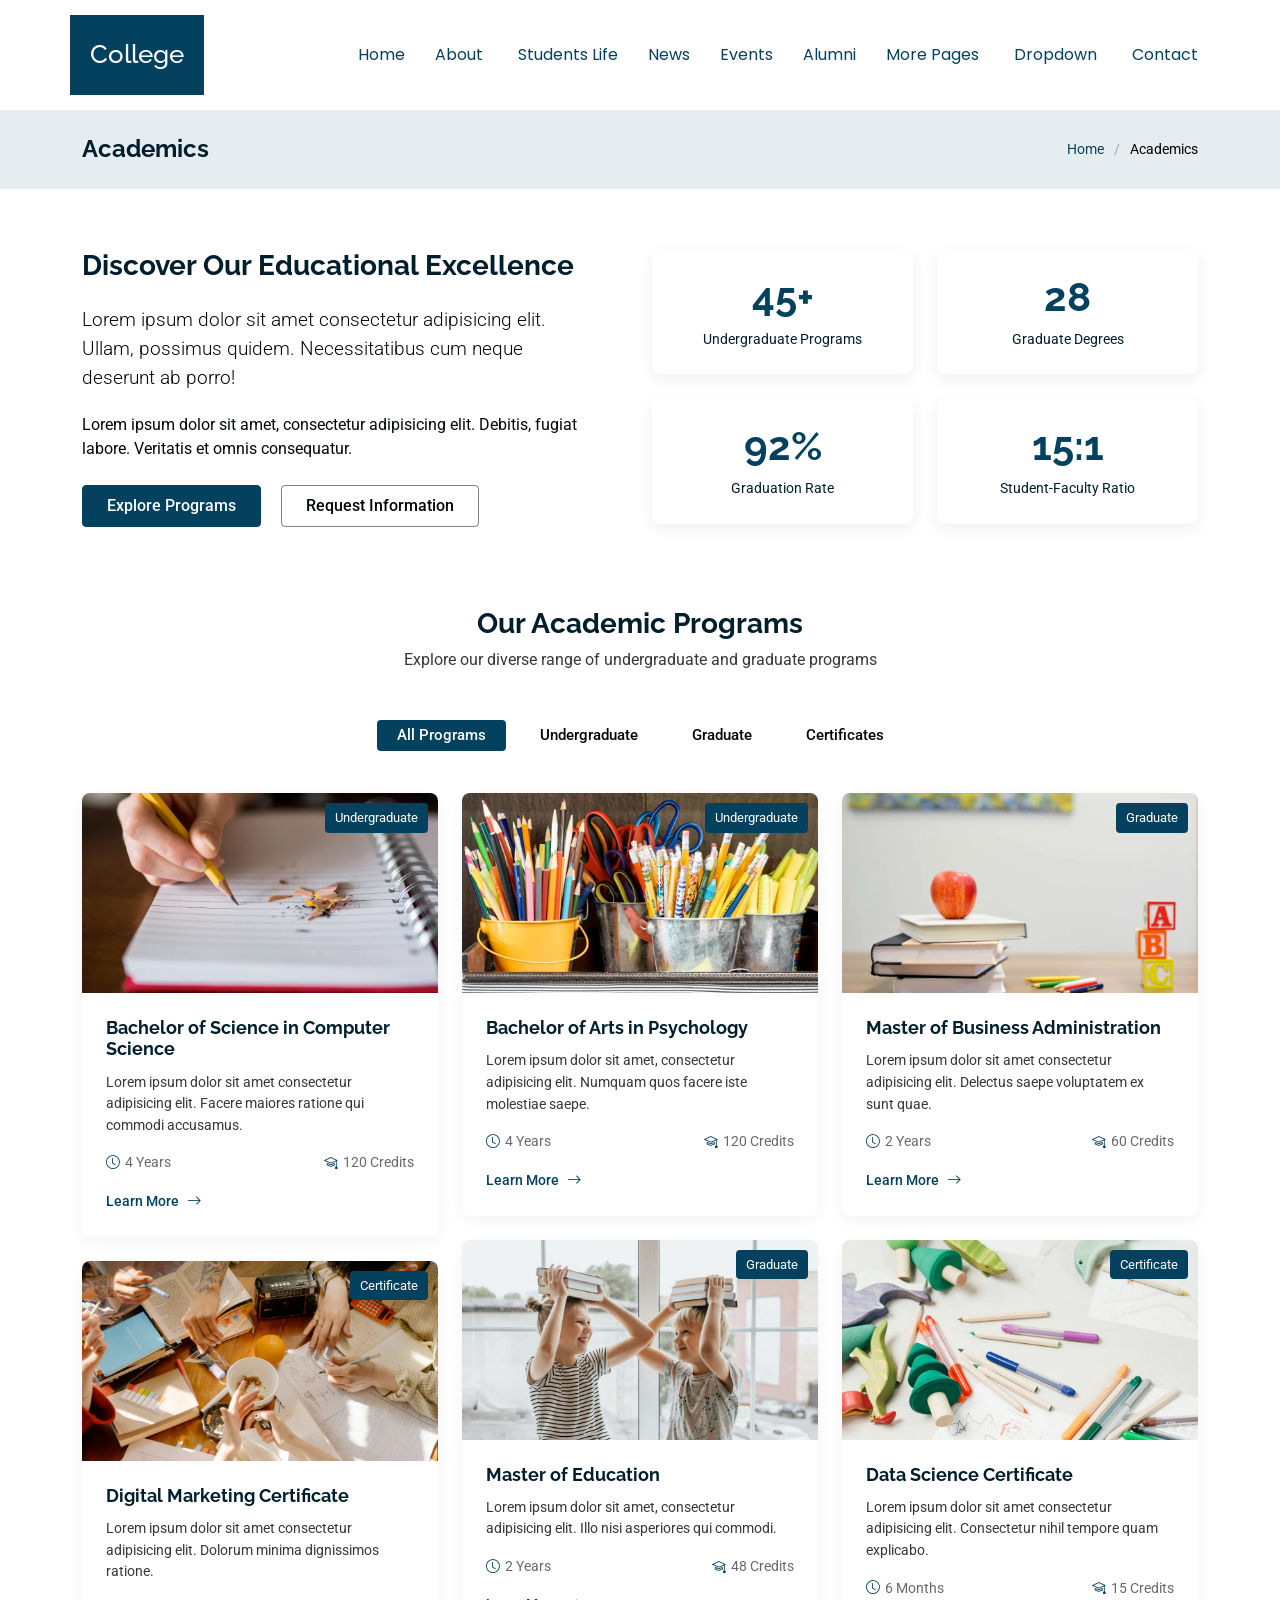
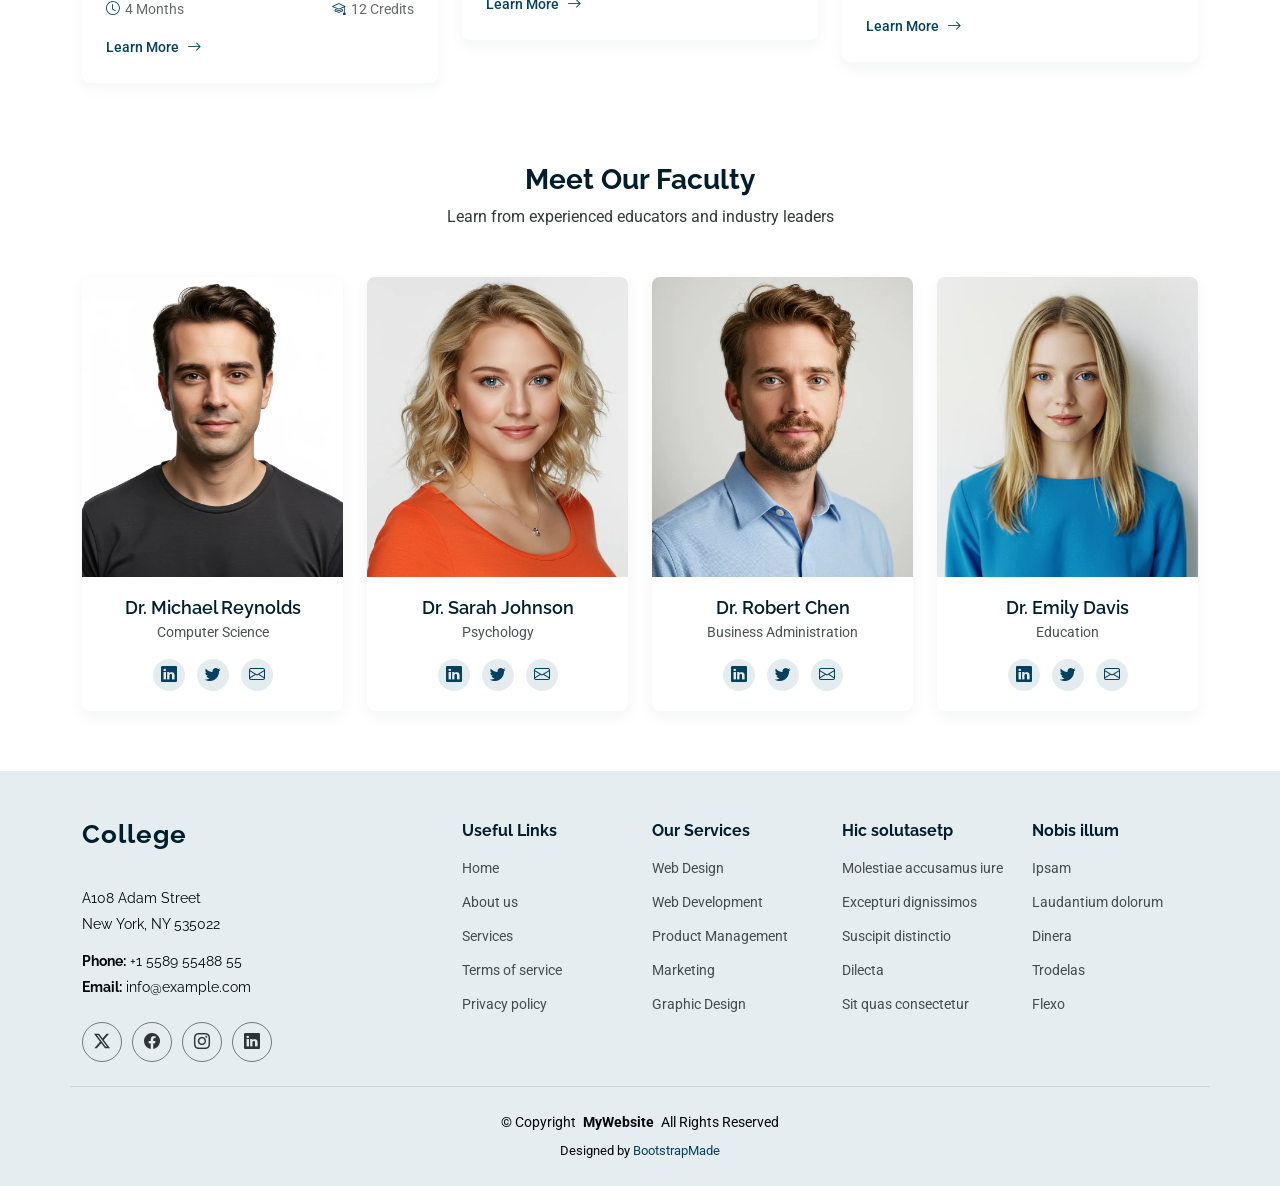
<file: academics.html>
<!DOCTYPE html>
<html lang="en">
  <head>
    <meta charset="utf-8" />
    <meta content="width=device-width, initial-scale=1.0" name="viewport" />
    <title>Academics - College Bootstrap Template</title>
    <meta name="description" content="" />
    <meta name="keywords" content="" />

    <!-- Favicons -->
    <link href="assets/img/nn.png" rel="icon" />
    <link href="assets/img/apple-touch-icon.png" rel="apple-touch-icon" />

    <!-- Fonts -->
    <link href="https://fonts.googleapis.com" rel="preconnect" />
    <link href="https://fonts.gstatic.com" rel="preconnect" crossorigin />
    <link
      href="https://fonts.googleapis.com/css2?family=Roboto:ital,wght@0,100;0,300;0,400;0,500;0,700;0,900;1,100;1,300;1,400;1,500;1,700;1,900&family=Poppins:ital,wght@0,100;0,200;0,300;0,400;0,500;0,600;0,700;0,800;0,900;1,100;1,200;1,300;1,400;1,500;1,600;1,700;1,800;1,900&family=Raleway:ital,wght@0,100;0,200;0,300;0,400;0,500;0,600;0,700;0,800;0,900;1,100;1,200;1,300;1,400;1,500;1,600;1,700;1,800;1,900&display=swap"
      rel="stylesheet"
    />

    <!-- Vendor CSS Files -->
    <link
      href="assets/vendor/bootstrap/css/bootstrap.min.css"
      rel="stylesheet"
    />
    <link
      href="assets/vendor/bootstrap-icons/bootstrap-icons.css"
      rel="stylesheet"
    />
    <link href="assets/vendor/aos/aos.css" rel="stylesheet" />
    <link href="assets/vendor/swiper/swiper-bundle.min.css" rel="stylesheet" />
    <link
      href="assets/vendor/glightbox/css/glightbox.min.css"
      rel="stylesheet"
    />

    <!-- Main CSS File -->
    <link href="assets/css/main.css" rel="stylesheet" />

    <!-- =======================================================
  * Template Name: College
  * Template URL: https://bootstrapmade.com/college-bootstrap-education-template/
  * Updated: Jun 19 2025 with Bootstrap v5.3.6
  * Author: BootstrapMade.com
  * License: https://bootstrapmade.com/license/
  ======================================================== -->
  </head>

  <body class="academics-page">
    <header id="header" class="header d-flex align-items-center sticky-top">
      <div
        class="header-container container-fluid container-xl position-relative d-flex align-items-center justify-content-end"
      >
        <a href="index.html" class="logo d-flex align-items-center me-auto">
          <!-- Uncomment the line below if you also wish to use an image logo -->
          <!-- <img src="assets/img/logo.webp" alt=""> -->
          <h1 class="sitename">College</h1>
        </a>

        <nav id="navmenu" class="navmenu">
          <ul>
            <li><a href="index.html">Home</a></li>
            <li class="dropdown">
              <a href="about.html"
                ><span>About</span>
                <i class="bi bi-chevron-down toggle-dropdown"></i
              ></a>
              <ul>
                <li><a href="about.html">About Us</a></li>
                <li><a href="admissions.html">Admissions</a></li>
                <li><a href="academics.html" class="active">Academics</a></li>
                <li><a href="faculty-staff.html">Faculty &amp; Staff</a></li>
                <li>
                  <a href="campus-facilities.html">Campus &amp; Facilities</a>
                </li>
              </ul>
            </li>

            <li><a href="students-life.html">Students Life</a></li>
            <li><a href="news.html">News</a></li>
            <li><a href="events.html">Events</a></li>
            <li><a href="alumni.html">Alumni</a></li>
            <li class="dropdown">
              <a href="#"
                ><span>More Pages</span>
                <i class="bi bi-chevron-down toggle-dropdown"></i
              ></a>
              <ul>
                <li><a href="news-details.html">News Details</a></li>
                <li><a href="event-details.html">Event Details</a></li>
                <li><a href="privacy.html">Privacy</a></li>
                <li><a href="terms-of-service.html">Terms of Service</a></li>
                <li><a href="404.html">Error 404</a></li>
                <li><a href="starter-page.html">Starter Page</a></li>
              </ul>
            </li>

            <li class="dropdown">
              <a href="#"
                ><span>Dropdown</span>
                <i class="bi bi-chevron-down toggle-dropdown"></i
              ></a>
              <ul>
                <li><a href="#">Dropdown 1</a></li>
                <li class="dropdown">
                  <a href="#"
                    ><span>Deep Dropdown</span>
                    <i class="bi bi-chevron-down toggle-dropdown"></i
                  ></a>
                  <ul>
                    <li><a href="#">Deep Dropdown 1</a></li>
                    <li><a href="#">Deep Dropdown 2</a></li>
                    <li><a href="#">Deep Dropdown 3</a></li>
                    <li><a href="#">Deep Dropdown 4</a></li>
                    <li><a href="#">Deep Dropdown 5</a></li>
                  </ul>
                </li>
                <li><a href="#">Dropdown 2</a></li>
                <li><a href="#">Dropdown 3</a></li>
                <li><a href="#">Dropdown 4</a></li>
              </ul>
            </li>
            <li><a href="contact.html">Contact</a></li>
          </ul>
          <i class="mobile-nav-toggle d-xl-none bi bi-list"></i>
        </nav>
      </div>
    </header>

    <main class="main">
      <!-- Page Title -->
      <div class="page-title light-background">
        <div
          class="container d-lg-flex justify-content-between align-items-center"
        >
          <h1 class="mb-2 mb-lg-0">Academics</h1>
          <nav class="breadcrumbs">
            <ol>
              <li><a href="index.html">Home</a></li>
              <li class="current">Academics</li>
            </ol>
          </nav>
        </div>
      </div>
      <!-- End Page Title -->

      <!-- Academics Section -->
      <section id="academics" class="academics section">
        <div class="container" data-aos="fade-up" data-aos-delay="100">
          <div class="row mb-5">
            <div class="col-lg-6" data-aos="fade-right" data-aos-delay="200">
              <div class="section-intro pe-lg-5">
                <h3 class="section-heading">
                  Discover Our Educational Excellence
                </h3>
                <p class="lead">
                  Lorem ipsum dolor sit amet consectetur adipisicing elit.
                  Ullam, possimus quidem. Necessitatibus cum neque deserunt ab
                  porro!
                </p>
                <p>
                  Lorem ipsum dolor sit amet, consectetur adipisicing elit.
                  Debitis, fugiat labore. Veritatis et omnis consequatur.
                </p>
                <div class="cta-buttons mt-4">
                  <a href="#" class="btn btn-primary me-3">Explore Programs</a>
                  <a href="#" class="btn btn-outline">Request Information</a>
                </div>
              </div>
            </div>
            <div class="col-lg-6" data-aos="fade-left" data-aos-delay="300">
              <div class="row key-metrics g-4">
                <div class="col-6">
                  <div class="metric-card">
                    <h2>
                      <span
                        data-purecounter-start="0"
                        data-purecounter-end="45"
                        data-purecounter-duration="1"
                        class="purecounter"
                      ></span
                      >+
                    </h2>
                    <p>Undergraduate Programs</p>
                  </div>
                </div>
                <div class="col-6">
                  <div class="metric-card">
                    <h2>
                      <span
                        data-purecounter-start="0"
                        data-purecounter-end="28"
                        data-purecounter-duration="1"
                        class="purecounter"
                      ></span>
                    </h2>
                    <p>Graduate Degrees</p>
                  </div>
                </div>
                <div class="col-6">
                  <div class="metric-card">
                    <h2>
                      <span
                        data-purecounter-start="0"
                        data-purecounter-end="92"
                        data-purecounter-duration="1"
                        class="purecounter"
                      ></span
                      >%
                    </h2>
                    <p>Graduation Rate</p>
                  </div>
                </div>
                <div class="col-6">
                  <div class="metric-card">
                    <h2>
                      <span
                        data-purecounter-start="0"
                        data-purecounter-end="15"
                        data-purecounter-duration="1"
                        class="purecounter"
                      ></span
                      >:1
                    </h2>
                    <p>Student-Faculty Ratio</p>
                  </div>
                </div>
              </div>
            </div>
          </div>

          <div class="programs-section mb-5">
            <div
              class="section-header text-center mb-5"
              data-aos="fade-up"
              data-aos-delay="200"
            >
              <h3>Our Academic Programs</h3>
              <p>
                Explore our diverse range of undergraduate and graduate programs
              </p>
            </div>

            <div
              class="isotope-layout"
              data-default-filter="*"
              data-layout="masonry"
              data-sort="original-order"
            >
              <ul
                class="programs-filters isotope-filters"
                data-aos="fade-up"
                data-aos-delay="100"
              >
                <li data-filter="*" class="filter-active">All Programs</li>
                <li data-filter=".filter-undergraduate">Undergraduate</li>
                <li data-filter=".filter-graduate">Graduate</li>
                <li data-filter=".filter-certificate">Certificates</li>
              </ul>

              <div
                class="row gy-4 isotope-container"
                data-aos="fade-up"
                data-aos-delay="200"
              >
                <div
                  class="col-lg-4 col-md-6 program-item isotope-item filter-undergraduate"
                >
                  <div class="program-card">
                    <div class="program-img">
                      <img
                        src="assets/img/education/education-1.webp"
                        alt="Bachelor of Science in Computer Science"
                        class="img-fluid"
                      />
                      <div class="program-tag">Undergraduate</div>
                    </div>
                    <div class="program-content">
                      <h4>Bachelor of Science in Computer Science</h4>
                      <p>
                        Lorem ipsum dolor sit amet consectetur adipisicing elit.
                        Facere maiores ratione qui commodi accusamus.
                      </p>
                      <div class="program-meta">
                        <div class="meta-item">
                          <i class="bi bi-clock"></i>
                          <span>4 Years</span>
                        </div>
                        <div class="meta-item">
                          <i class="bi bi-mortarboard"></i>
                          <span>120 Credits</span>
                        </div>
                      </div>
                      <a href="#" class="program-link"
                        >Learn More <i class="bi bi-arrow-right"></i
                      ></a>
                    </div>
                  </div>
                </div>

                <div
                  class="col-lg-4 col-md-6 program-item isotope-item filter-undergraduate"
                >
                  <div class="program-card">
                    <div class="program-img">
                      <img
                        src="assets/img/education/education-3.webp"
                        alt="Bachelor of Arts in Psychology"
                        class="img-fluid"
                      />
                      <div class="program-tag">Undergraduate</div>
                    </div>
                    <div class="program-content">
                      <h4>Bachelor of Arts in Psychology</h4>
                      <p>
                        Lorem ipsum dolor sit amet, consectetur adipisicing
                        elit. Numquam quos facere iste molestiae saepe.
                      </p>
                      <div class="program-meta">
                        <div class="meta-item">
                          <i class="bi bi-clock"></i>
                          <span>4 Years</span>
                        </div>
                        <div class="meta-item">
                          <i class="bi bi-mortarboard"></i>
                          <span>120 Credits</span>
                        </div>
                      </div>
                      <a href="#" class="program-link"
                        >Learn More <i class="bi bi-arrow-right"></i
                      ></a>
                    </div>
                  </div>
                </div>

                <div
                  class="col-lg-4 col-md-6 program-item isotope-item filter-graduate"
                >
                  <div class="program-card">
                    <div class="program-img">
                      <img
                        src="assets/img/education/education-5.webp"
                        alt="Master of Business Administration"
                        class="img-fluid"
                      />
                      <div class="program-tag">Graduate</div>
                    </div>
                    <div class="program-content">
                      <h4>Master of Business Administration</h4>
                      <p>
                        Lorem ipsum dolor sit amet consectetur adipisicing elit.
                        Delectus saepe voluptatem ex sunt quae.
                      </p>
                      <div class="program-meta">
                        <div class="meta-item">
                          <i class="bi bi-clock"></i>
                          <span>2 Years</span>
                        </div>
                        <div class="meta-item">
                          <i class="bi bi-mortarboard"></i>
                          <span>60 Credits</span>
                        </div>
                      </div>
                      <a href="#" class="program-link"
                        >Learn More <i class="bi bi-arrow-right"></i
                      ></a>
                    </div>
                  </div>
                </div>

                <div
                  class="col-lg-4 col-md-6 program-item isotope-item filter-graduate"
                >
                  <div class="program-card">
                    <div class="program-img">
                      <img
                        src="assets/img/education/education-7.webp"
                        alt="Master of Education"
                        class="img-fluid"
                      />
                      <div class="program-tag">Graduate</div>
                    </div>
                    <div class="program-content">
                      <h4>Master of Education</h4>
                      <p>
                        Lorem ipsum dolor sit amet, consectetur adipisicing
                        elit. Illo nisi asperiores qui commodi.
                      </p>
                      <div class="program-meta">
                        <div class="meta-item">
                          <i class="bi bi-clock"></i>
                          <span>2 Years</span>
                        </div>
                        <div class="meta-item">
                          <i class="bi bi-mortarboard"></i>
                          <span>48 Credits</span>
                        </div>
                      </div>
                      <a href="#" class="program-link"
                        >Learn More <i class="bi bi-arrow-right"></i
                      ></a>
                    </div>
                  </div>
                </div>

                <div
                  class="col-lg-4 col-md-6 program-item isotope-item filter-certificate"
                >
                  <div class="program-card">
                    <div class="program-img">
                      <img
                        src="assets/img/education/education-9.webp"
                        alt="Data Science Certificate"
                        class="img-fluid"
                      />
                      <div class="program-tag">Certificate</div>
                    </div>
                    <div class="program-content">
                      <h4>Data Science Certificate</h4>
                      <p>
                        Lorem ipsum dolor sit amet consectetur adipisicing elit.
                        Consectetur nihil tempore quam explicabo.
                      </p>
                      <div class="program-meta">
                        <div class="meta-item">
                          <i class="bi bi-clock"></i>
                          <span>6 Months</span>
                        </div>
                        <div class="meta-item">
                          <i class="bi bi-mortarboard"></i>
                          <span>15 Credits</span>
                        </div>
                      </div>
                      <a href="#" class="program-link"
                        >Learn More <i class="bi bi-arrow-right"></i
                      ></a>
                    </div>
                  </div>
                </div>

                <div
                  class="col-lg-4 col-md-6 program-item isotope-item filter-certificate"
                >
                  <div class="program-card">
                    <div class="program-img">
                      <img
                        src="assets/img/education/education-10.webp"
                        alt="Digital Marketing Certificate"
                        class="img-fluid"
                      />
                      <div class="program-tag">Certificate</div>
                    </div>
                    <div class="program-content">
                      <h4>Digital Marketing Certificate</h4>
                      <p>
                        Lorem ipsum dolor sit amet consectetur adipisicing elit.
                        Dolorum minima dignissimos ratione.
                      </p>
                      <div class="program-meta">
                        <div class="meta-item">
                          <i class="bi bi-clock"></i>
                          <span>4 Months</span>
                        </div>
                        <div class="meta-item">
                          <i class="bi bi-mortarboard"></i>
                          <span>12 Credits</span>
                        </div>
                      </div>
                      <a href="#" class="program-link"
                        >Learn More <i class="bi bi-arrow-right"></i
                      ></a>
                    </div>
                  </div>
                </div>
              </div>
            </div>
          </div>

          <div class="faculty-section">
            <div
              class="section-header text-center mb-5"
              data-aos="fade-up"
              data-aos-delay="200"
            >
              <h3>Meet Our Faculty</h3>
              <p>Learn from experienced educators and industry leaders</p>
            </div>

            <div class="row g-4">
              <div
                class="col-lg-3 col-md-6"
                data-aos="fade-up"
                data-aos-delay="100"
              >
                <div class="faculty-card">
                  <div class="faculty-img">
                    <img
                      src="assets/img/person/person-m-3.webp"
                      alt="Dr. Michael Reynolds"
                      class="img-fluid"
                    />
                  </div>
                  <div class="faculty-content">
                    <h4>Dr. Michael Reynolds</h4>
                    <p class="faculty-position">Computer Science</p>
                    <div class="faculty-social">
                      <a href="#"><i class="bi bi-linkedin"></i></a>
                      <a href="#"><i class="bi bi-twitter"></i></a>
                      <a href="#"><i class="bi bi-envelope"></i></a>
                    </div>
                  </div>
                </div>
              </div>

              <div
                class="col-lg-3 col-md-6"
                data-aos="fade-up"
                data-aos-delay="200"
              >
                <div class="faculty-card">
                  <div class="faculty-img">
                    <img
                      src="assets/img/person/person-f-5.webp"
                      alt="Dr. Sarah Johnson"
                      class="img-fluid"
                    />
                  </div>
                  <div class="faculty-content">
                    <h4>Dr. Sarah Johnson</h4>
                    <p class="faculty-position">Psychology</p>
                    <div class="faculty-social">
                      <a href="#"><i class="bi bi-linkedin"></i></a>
                      <a href="#"><i class="bi bi-twitter"></i></a>
                      <a href="#"><i class="bi bi-envelope"></i></a>
                    </div>
                  </div>
                </div>
              </div>

              <div
                class="col-lg-3 col-md-6"
                data-aos="fade-up"
                data-aos-delay="300"
              >
                <div class="faculty-card">
                  <div class="faculty-img">
                    <img
                      src="assets/img/person/person-m-7.webp"
                      alt="Dr. Robert Chen"
                      class="img-fluid"
                    />
                  </div>
                  <div class="faculty-content">
                    <h4>Dr. Robert Chen</h4>
                    <p class="faculty-position">Business Administration</p>
                    <div class="faculty-social">
                      <a href="#"><i class="bi bi-linkedin"></i></a>
                      <a href="#"><i class="bi bi-twitter"></i></a>
                      <a href="#"><i class="bi bi-envelope"></i></a>
                    </div>
                  </div>
                </div>
              </div>

              <div
                class="col-lg-3 col-md-6"
                data-aos="fade-up"
                data-aos-delay="400"
              >
                <div class="faculty-card">
                  <div class="faculty-img">
                    <img
                      src="assets/img/person/person-f-9.webp"
                      alt="Dr. Emily Davis"
                      class="img-fluid"
                    />
                  </div>
                  <div class="faculty-content">
                    <h4>Dr. Emily Davis</h4>
                    <p class="faculty-position">Education</p>
                    <div class="faculty-social">
                      <a href="#"><i class="bi bi-linkedin"></i></a>
                      <a href="#"><i class="bi bi-twitter"></i></a>
                      <a href="#"><i class="bi bi-envelope"></i></a>
                    </div>
                  </div>
                </div>
              </div>
            </div>
          </div>
        </div>
      </section>
      <!-- /Academics Section -->
    </main>

    <footer id="footer" class="footer position-relative light-background">
      <div class="container footer-top">
        <div class="row gy-4">
          <div class="col-lg-4 col-md-6 footer-about">
            <a href="index.html" class="logo d-flex align-items-center">
              <span class="sitename">College</span>
            </a>
            <div class="footer-contact pt-3">
              <p>A108 Adam Street</p>
              <p>New York, NY 535022</p>
              <p class="mt-3">
                <strong>Phone:</strong> <span>+1 5589 55488 55</span>
              </p>
              <p><strong>Email:</strong> <span>info@example.com</span></p>
            </div>
            <div class="social-links d-flex mt-4">
              <a href=""><i class="bi bi-twitter-x"></i></a>
              <a href=""><i class="bi bi-facebook"></i></a>
              <a href=""><i class="bi bi-instagram"></i></a>
              <a href=""><i class="bi bi-linkedin"></i></a>
            </div>
          </div>

          <div class="col-lg-2 col-md-3 footer-links">
            <h4>Useful Links</h4>
            <ul>
              <li><a href="#">Home</a></li>
              <li><a href="#">About us</a></li>
              <li><a href="#">Services</a></li>
              <li><a href="#">Terms of service</a></li>
              <li><a href="#">Privacy policy</a></li>
            </ul>
          </div>

          <div class="col-lg-2 col-md-3 footer-links">
            <h4>Our Services</h4>
            <ul>
              <li><a href="#">Web Design</a></li>
              <li><a href="#">Web Development</a></li>
              <li><a href="#">Product Management</a></li>
              <li><a href="#">Marketing</a></li>
              <li><a href="#">Graphic Design</a></li>
            </ul>
          </div>

          <div class="col-lg-2 col-md-3 footer-links">
            <h4>Hic solutasetp</h4>
            <ul>
              <li><a href="#">Molestiae accusamus iure</a></li>
              <li><a href="#">Excepturi dignissimos</a></li>
              <li><a href="#">Suscipit distinctio</a></li>
              <li><a href="#">Dilecta</a></li>
              <li><a href="#">Sit quas consectetur</a></li>
            </ul>
          </div>

          <div class="col-lg-2 col-md-3 footer-links">
            <h4>Nobis illum</h4>
            <ul>
              <li><a href="#">Ipsam</a></li>
              <li><a href="#">Laudantium dolorum</a></li>
              <li><a href="#">Dinera</a></li>
              <li><a href="#">Trodelas</a></li>
              <li><a href="#">Flexo</a></li>
            </ul>
          </div>
        </div>
      </div>

      <div class="container copyright text-center mt-4">
        <p>
          © <span>Copyright</span>
          <strong class="px-1 sitename">MyWebsite</strong>
          <span>All Rights Reserved</span>
        </p>
        <div class="credits">
          <!-- All the links in the footer should remain intact. -->
          <!-- You can delete the links only if you've purchased the pro version. -->
          <!-- Licensing information: https://bootstrapmade.com/license/ -->
          <!-- Purchase the pro version with working PHP/AJAX contact form: [buy-url] -->
          Designed by <a href="https://bootstrapmade.com/">BootstrapMade</a>
        </div>
      </div>
    </footer>

    <!-- Scroll Top -->
    <a
      href="#"
      id="scroll-top"
      class="scroll-top d-flex align-items-center justify-content-center"
      ><i class="bi bi-arrow-up-short"></i
    ></a>

    <!-- Preloader -->
    <div id="preloader"></div>

    <!-- Vendor JS Files -->
    <script src="assets/vendor/bootstrap/js/bootstrap.bundle.min.js"></script>
    <script src="assets/vendor/php-email-form/validate.js"></script>
    <script src="assets/vendor/aos/aos.js"></script>
    <script src="assets/vendor/swiper/swiper-bundle.min.js"></script>
    <script src="assets/vendor/purecounter/purecounter_vanilla.js"></script>
    <script src="assets/vendor/imagesloaded/imagesloaded.pkgd.min.js"></script>
    <script src="assets/vendor/isotope-layout/isotope.pkgd.min.js"></script>
    <script src="assets/vendor/glightbox/js/glightbox.min.js"></script>

    <!-- Main JS File -->
    <script src="assets/js/main.js"></script>
  </body>
</html>
</file>
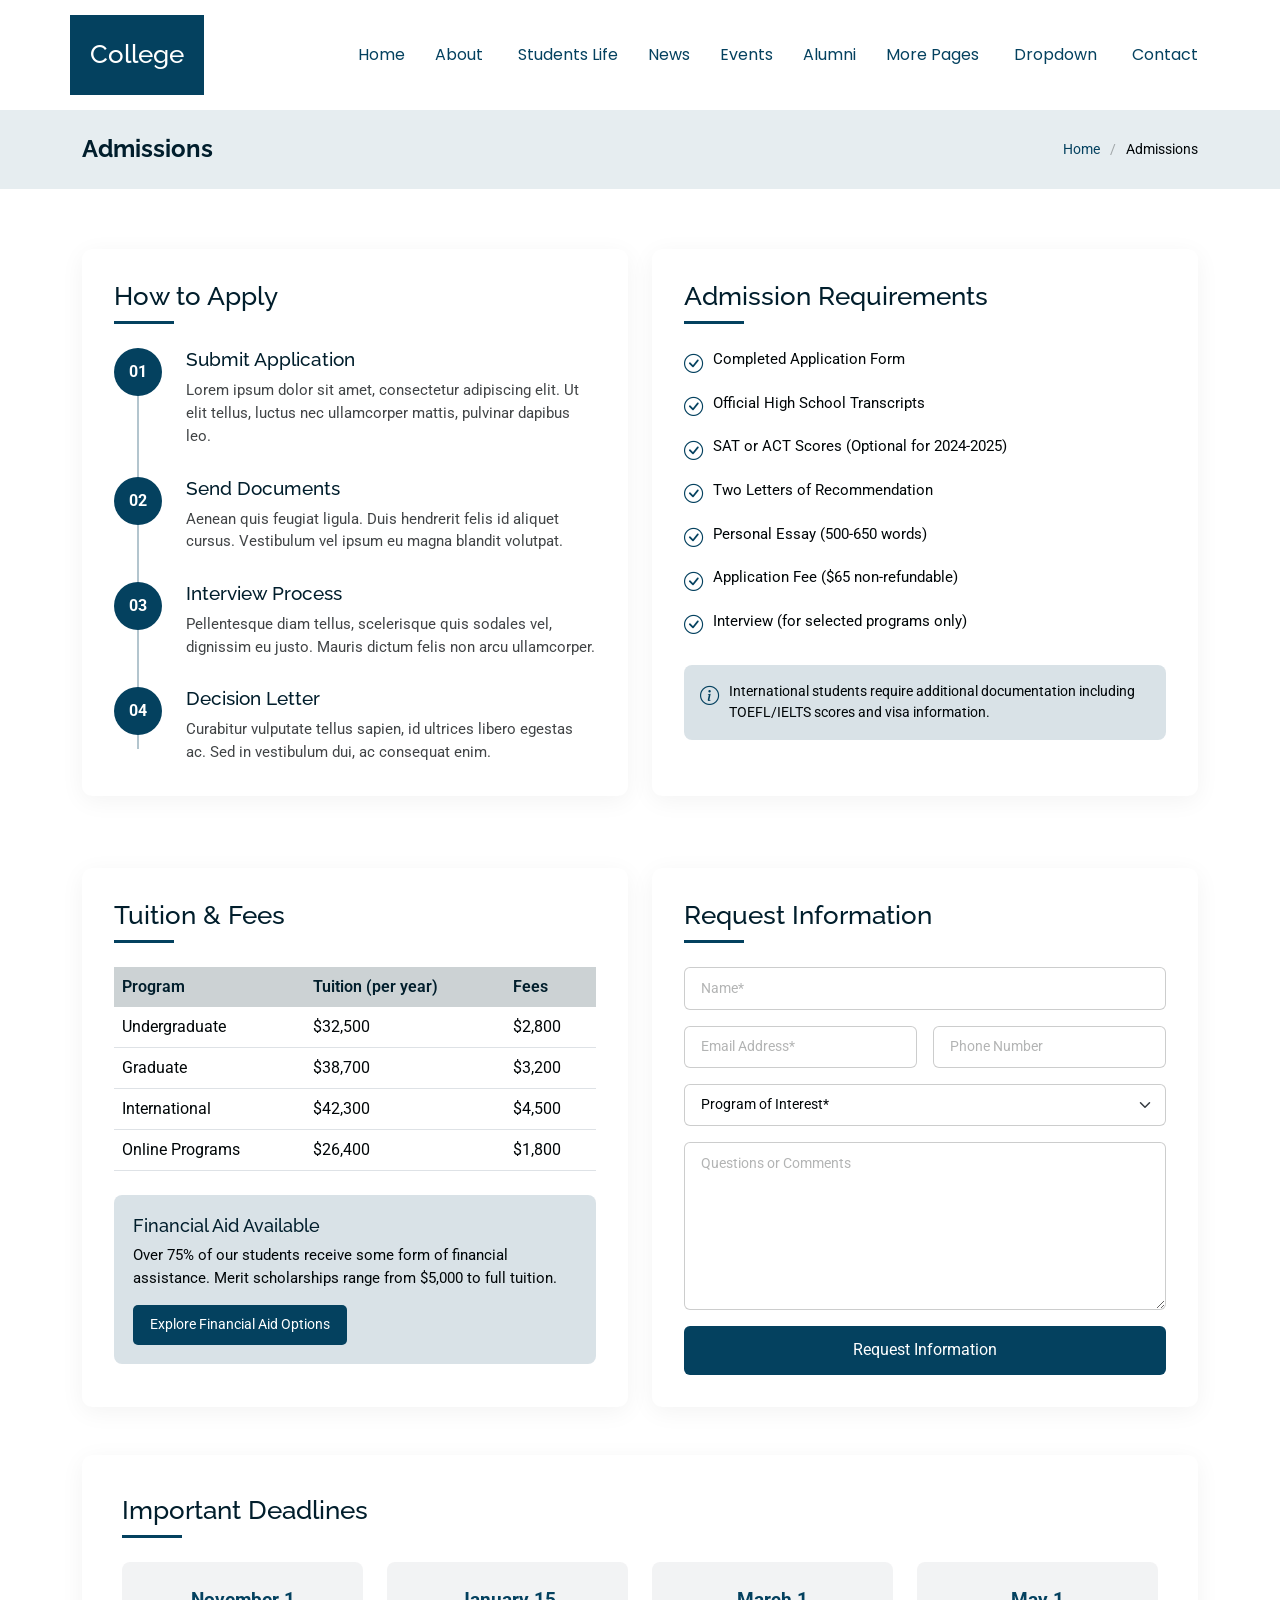
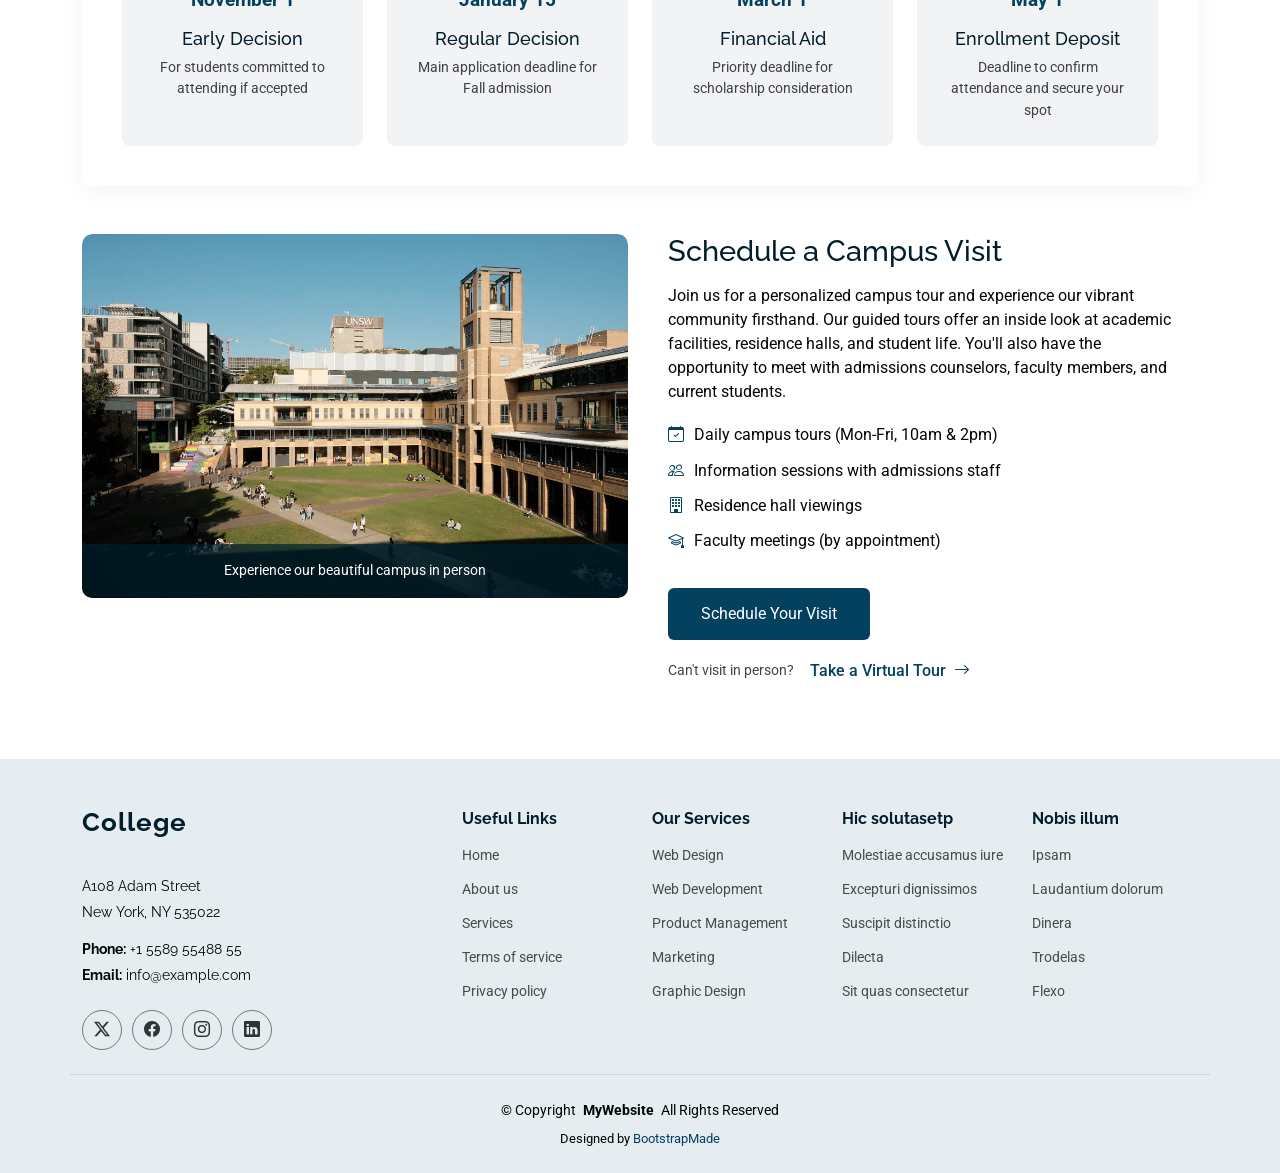
<file: admissions.html>
<!DOCTYPE html>
<html lang="en">
  <head>
    <meta charset="utf-8" />
    <meta content="width=device-width, initial-scale=1.0" name="viewport" />
    <title>Admissions - College Bootstrap Template</title>
    <meta name="description" content="" />
    <meta name="keywords" content="" />

    <!-- Favicons -->
    <link href="assets/img/nn.png" rel="icon" />
    <link href="assets/img/apple-touch-icon.png" rel="apple-touch-icon" />

    <!-- Fonts -->
    <link href="https://fonts.googleapis.com" rel="preconnect" />
    <link href="https://fonts.gstatic.com" rel="preconnect" crossorigin />
    <link
      href="https://fonts.googleapis.com/css2?family=Roboto:ital,wght@0,100;0,300;0,400;0,500;0,700;0,900;1,100;1,300;1,400;1,500;1,700;1,900&family=Poppins:ital,wght@0,100;0,200;0,300;0,400;0,500;0,600;0,700;0,800;0,900;1,100;1,200;1,300;1,400;1,500;1,600;1,700;1,800;1,900&family=Raleway:ital,wght@0,100;0,200;0,300;0,400;0,500;0,600;0,700;0,800;0,900;1,100;1,200;1,300;1,400;1,500;1,600;1,700;1,800;1,900&display=swap"
      rel="stylesheet"
    />

    <!-- Vendor CSS Files -->
    <link
      href="assets/vendor/bootstrap/css/bootstrap.min.css"
      rel="stylesheet"
    />
    <link
      href="assets/vendor/bootstrap-icons/bootstrap-icons.css"
      rel="stylesheet"
    />
    <link href="assets/vendor/aos/aos.css" rel="stylesheet" />
    <link href="assets/vendor/swiper/swiper-bundle.min.css" rel="stylesheet" />
    <link
      href="assets/vendor/glightbox/css/glightbox.min.css"
      rel="stylesheet"
    />

    <!-- Main CSS File -->
    <link href="assets/css/main.css" rel="stylesheet" />

    <!-- =======================================================
  * Template Name: College
  * Template URL: https://bootstrapmade.com/college-bootstrap-education-template/
  * Updated: Jun 19 2025 with Bootstrap v5.3.6
  * Author: BootstrapMade.com
  * License: https://bootstrapmade.com/license/
  ======================================================== -->
  </head>

  <body class="admissions-page">
    <header id="header" class="header d-flex align-items-center sticky-top">
      <div
        class="header-container container-fluid container-xl position-relative d-flex align-items-center justify-content-end"
      >
        <a href="index.html" class="logo d-flex align-items-center me-auto">
          <!-- Uncomment the line below if you also wish to use an image logo -->
          <!-- <img src="assets/img/logo.webp" alt=""> -->
          <h1 class="sitename">College</h1>
        </a>

        <nav id="navmenu" class="navmenu">
          <ul>
            <li><a href="index.html">Home</a></li>
            <li class="dropdown">
              <a href="about.html"
                ><span>About</span>
                <i class="bi bi-chevron-down toggle-dropdown"></i
              ></a>
              <ul>
                <li><a href="about.html">About Us</a></li>
                <li><a href="admissions.html" class="active">Admissions</a></li>
                <li><a href="academics.html">Academics</a></li>
                <li><a href="faculty-staff.html">Faculty &amp; Staff</a></li>
                <li>
                  <a href="campus-facilities.html">Campus &amp; Facilities</a>
                </li>
              </ul>
            </li>

            <li><a href="students-life.html">Students Life</a></li>
            <li><a href="news.html">News</a></li>
            <li><a href="events.html">Events</a></li>
            <li><a href="alumni.html">Alumni</a></li>
            <li class="dropdown">
              <a href="#"
                ><span>More Pages</span>
                <i class="bi bi-chevron-down toggle-dropdown"></i
              ></a>
              <ul>
                <li><a href="news-details.html">News Details</a></li>
                <li><a href="event-details.html">Event Details</a></li>
                <li><a href="privacy.html">Privacy</a></li>
                <li><a href="terms-of-service.html">Terms of Service</a></li>
                <li><a href="404.html">Error 404</a></li>
                <li><a href="starter-page.html">Starter Page</a></li>
              </ul>
            </li>

            <li class="dropdown">
              <a href="#"
                ><span>Dropdown</span>
                <i class="bi bi-chevron-down toggle-dropdown"></i
              ></a>
              <ul>
                <li><a href="#">Dropdown 1</a></li>
                <li class="dropdown">
                  <a href="#"
                    ><span>Deep Dropdown</span>
                    <i class="bi bi-chevron-down toggle-dropdown"></i
                  ></a>
                  <ul>
                    <li><a href="#">Deep Dropdown 1</a></li>
                    <li><a href="#">Deep Dropdown 2</a></li>
                    <li><a href="#">Deep Dropdown 3</a></li>
                    <li><a href="#">Deep Dropdown 4</a></li>
                    <li><a href="#">Deep Dropdown 5</a></li>
                  </ul>
                </li>
                <li><a href="#">Dropdown 2</a></li>
                <li><a href="#">Dropdown 3</a></li>
                <li><a href="#">Dropdown 4</a></li>
              </ul>
            </li>
            <li><a href="contact.html">Contact</a></li>
          </ul>
          <i class="mobile-nav-toggle d-xl-none bi bi-list"></i>
        </nav>
      </div>
    </header>

    <main class="main">
      <!-- Page Title -->
      <div class="page-title light-background">
        <div
          class="container d-lg-flex justify-content-between align-items-center"
        >
          <h1 class="mb-2 mb-lg-0">Admissions</h1>
          <nav class="breadcrumbs">
            <ol>
              <li><a href="index.html">Home</a></li>
              <li class="current">Admissions</li>
            </ol>
          </nav>
        </div>
      </div>
      <!-- End Page Title -->

      <!-- Admissions Section -->
      <section id="admissions" class="admissions section">
        <div class="container" data-aos="fade-up" data-aos-delay="100">
          <div class="row gy-4">
            <div class="col-lg-6" data-aos="fade-up" data-aos-delay="200">
              <div class="application-steps">
                <h3 class="section-subtitle">How to Apply</h3>
                <div class="steps-wrapper">
                  <div class="step-item">
                    <div class="step-number">01</div>
                    <div class="step-content">
                      <h4>Submit Application</h4>
                      <p>
                        Lorem ipsum dolor sit amet, consectetur adipiscing elit.
                        Ut elit tellus, luctus nec ullamcorper mattis, pulvinar
                        dapibus leo.
                      </p>
                    </div>
                  </div>
                  <div class="step-item">
                    <div class="step-number">02</div>
                    <div class="step-content">
                      <h4>Send Documents</h4>
                      <p>
                        Aenean quis feugiat ligula. Duis hendrerit felis id
                        aliquet cursus. Vestibulum vel ipsum eu magna blandit
                        volutpat.
                      </p>
                    </div>
                  </div>
                  <div class="step-item">
                    <div class="step-number">03</div>
                    <div class="step-content">
                      <h4>Interview Process</h4>
                      <p>
                        Pellentesque diam tellus, scelerisque quis sodales vel,
                        dignissim eu justo. Mauris dictum felis non arcu
                        ullamcorper.
                      </p>
                    </div>
                  </div>
                  <div class="step-item">
                    <div class="step-number">04</div>
                    <div class="step-content">
                      <h4>Decision Letter</h4>
                      <p>
                        Curabitur vulputate tellus sapien, id ultrices libero
                        egestas ac. Sed in vestibulum dui, ac consequat enim.
                      </p>
                    </div>
                  </div>
                </div>
              </div>
            </div>

            <div class="col-lg-6" data-aos="fade-up" data-aos-delay="300">
              <div class="requirements-card">
                <h3 class="section-subtitle">Admission Requirements</h3>
                <ul class="requirements-list">
                  <li>
                    <i class="bi bi-check-circle"></i>
                    <span>Completed Application Form</span>
                  </li>
                  <li>
                    <i class="bi bi-check-circle"></i>
                    <span>Official High School Transcripts</span>
                  </li>
                  <li>
                    <i class="bi bi-check-circle"></i>
                    <span>SAT or ACT Scores (Optional for 2024-2025)</span>
                  </li>
                  <li>
                    <i class="bi bi-check-circle"></i>
                    <span>Two Letters of Recommendation</span>
                  </li>
                  <li>
                    <i class="bi bi-check-circle"></i>
                    <span>Personal Essay (500-650 words)</span>
                  </li>
                  <li>
                    <i class="bi bi-check-circle"></i>
                    <span>Application Fee ($65 non-refundable)</span>
                  </li>
                  <li>
                    <i class="bi bi-check-circle"></i>
                    <span>Interview (for selected programs only)</span>
                  </li>
                </ul>
                <div class="special-note">
                  <i class="bi bi-info-circle"></i>
                  <p>
                    International students require additional documentation
                    including TOEFL/IELTS scores and visa information.
                  </p>
                </div>
              </div>
            </div>
          </div>

          <div class="row mt-5 gy-4">
            <div class="col-lg-6" data-aos="fade-up" data-aos-delay="200">
              <div class="tuition-card">
                <h3 class="section-subtitle">Tuition &amp; Fees</h3>
                <div class="tuition-table">
                  <table class="table">
                    <thead>
                      <tr>
                        <th>Program</th>
                        <th>Tuition (per year)</th>
                        <th>Fees</th>
                      </tr>
                    </thead>
                    <tbody>
                      <tr>
                        <td>Undergraduate</td>
                        <td>$32,500</td>
                        <td>$2,800</td>
                      </tr>
                      <tr>
                        <td>Graduate</td>
                        <td>$38,700</td>
                        <td>$3,200</td>
                      </tr>
                      <tr>
                        <td>International</td>
                        <td>$42,300</td>
                        <td>$4,500</td>
                      </tr>
                      <tr>
                        <td>Online Programs</td>
                        <td>$26,400</td>
                        <td>$1,800</td>
                      </tr>
                    </tbody>
                  </table>
                </div>
                <div class="financial-aid">
                  <h4>Financial Aid Available</h4>
                  <p>
                    Over 75% of our students receive some form of financial
                    assistance. Merit scholarships range from $5,000 to full
                    tuition.
                  </p>
                  <a href="#" class="btn btn-aid"
                    >Explore Financial Aid Options</a
                  >
                </div>
              </div>
            </div>

            <div class="col-lg-6" data-aos="fade-up" data-aos-delay="300">
              <div class="contact-form-card">
                <h3 class="section-subtitle">Request Information</h3>
                <form action="forms/contact.php" class="php-email-form">
                  <div class="row g-3">
                    <div class="col-12">
                      <input
                        type="text"
                        name="name"
                        class="form-control"
                        placeholder="Name*"
                        required=""
                      />
                    </div>
                    <div class="col-md-6">
                      <input
                        type="email"
                        name="email"
                        class="form-control"
                        placeholder="Email Address*"
                        required=""
                      />
                    </div>
                    <div class="col-md-6">
                      <input
                        type="tel"
                        name="phone"
                        class="form-control"
                        placeholder="Phone Number"
                      />
                    </div>
                    <div class="col-12">
                      <select name="subject" class="form-select" required="">
                        <option selected="" disabled="">
                          Program of Interest*
                        </option>
                        <option>Undergraduate</option>
                        <option>Graduate</option>
                        <option>Doctoral</option>
                        <option>Certificate</option>
                        <option>Non-Degree</option>
                      </select>
                    </div>
                    <div class="col-12">
                      <textarea
                        name="message"
                        class="form-control"
                        rows="7"
                        placeholder="Questions or Comments"
                      ></textarea>
                    </div>
                    <div class="col-12">
                      <div class="loading">Loading</div>
                      <div class="error-message"></div>
                      <div class="sent-message">
                        Your message has been sent. Thank you!
                      </div>
                      <button type="submit" class="btn btn-request">
                        Request Information
                      </button>
                    </div>
                  </div>
                </form>
              </div>
            </div>
          </div>

          <div class="row mt-5">
            <div class="col-12" data-aos="fade-up" data-aos-delay="100">
              <div class="deadlines-card">
                <h3 class="section-subtitle">Important Deadlines</h3>
                <div class="deadlines-grid">
                  <div
                    class="deadline-item"
                    data-aos="zoom-in"
                    data-aos-delay="200"
                  >
                    <div class="deadline-date">November 1</div>
                    <h4>Early Decision</h4>
                    <p>For students committed to attending if accepted</p>
                  </div>
                  <div
                    class="deadline-item"
                    data-aos="zoom-in"
                    data-aos-delay="300"
                  >
                    <div class="deadline-date">January 15</div>
                    <h4>Regular Decision</h4>
                    <p>Main application deadline for Fall admission</p>
                  </div>
                  <div
                    class="deadline-item"
                    data-aos="zoom-in"
                    data-aos-delay="400"
                  >
                    <div class="deadline-date">March 1</div>
                    <h4>Financial Aid</h4>
                    <p>Priority deadline for scholarship consideration</p>
                  </div>
                  <div
                    class="deadline-item"
                    data-aos="zoom-in"
                    data-aos-delay="500"
                  >
                    <div class="deadline-date">May 1</div>
                    <h4>Enrollment Deposit</h4>
                    <p>Deadline to confirm attendance and secure your spot</p>
                  </div>
                </div>
              </div>
            </div>
          </div>

          <div class="row mt-5 campus-visit">
            <div class="col-lg-6" data-aos="fade-right" data-aos-delay="100">
              <div class="visit-image">
                <img
                  src="assets/img/education/campus-5.webp"
                  class="img-fluid"
                  alt="Campus Visit"
                  loading="lazy"
                />
                <div class="image-caption">
                  Experience our beautiful campus in person
                </div>
              </div>
            </div>
            <div class="col-lg-6" data-aos="fade-left" data-aos-delay="200">
              <div class="visit-content">
                <h3>Schedule a Campus Visit</h3>
                <p>
                  Join us for a personalized campus tour and experience our
                  vibrant community firsthand. Our guided tours offer an inside
                  look at academic facilities, residence halls, and student
                  life. You'll also have the opportunity to meet with admissions
                  counselors, faculty members, and current students.
                </p>
                <ul class="visit-options">
                  <li>
                    <i class="bi bi-calendar-check"></i> Daily campus tours
                    (Mon-Fri, 10am &amp; 2pm)
                  </li>
                  <li>
                    <i class="bi bi-people"></i> Information sessions with
                    admissions staff
                  </li>
                  <li>
                    <i class="bi bi-building"></i> Residence hall viewings
                  </li>
                  <li>
                    <i class="bi bi-mortarboard"></i> Faculty meetings (by
                    appointment)
                  </li>
                </ul>
                <a href="#" class="btn btn-schedule">Schedule Your Visit</a>
                <div class="virtual-option">
                  <span>Can't visit in person?</span>
                  <a href="#" class="virtual-link"
                    >Take a Virtual Tour <i class="bi bi-arrow-right"></i
                  ></a>
                </div>
              </div>
            </div>
          </div>
        </div>
      </section>
      <!-- /Admissions Section -->
    </main>

    <footer id="footer" class="footer position-relative light-background">
      <div class="container footer-top">
        <div class="row gy-4">
          <div class="col-lg-4 col-md-6 footer-about">
            <a href="index.html" class="logo d-flex align-items-center">
              <span class="sitename">College</span>
            </a>
            <div class="footer-contact pt-3">
              <p>A108 Adam Street</p>
              <p>New York, NY 535022</p>
              <p class="mt-3">
                <strong>Phone:</strong> <span>+1 5589 55488 55</span>
              </p>
              <p><strong>Email:</strong> <span>info@example.com</span></p>
            </div>
            <div class="social-links d-flex mt-4">
              <a href=""><i class="bi bi-twitter-x"></i></a>
              <a href=""><i class="bi bi-facebook"></i></a>
              <a href=""><i class="bi bi-instagram"></i></a>
              <a href=""><i class="bi bi-linkedin"></i></a>
            </div>
          </div>

          <div class="col-lg-2 col-md-3 footer-links">
            <h4>Useful Links</h4>
            <ul>
              <li><a href="#">Home</a></li>
              <li><a href="#">About us</a></li>
              <li><a href="#">Services</a></li>
              <li><a href="#">Terms of service</a></li>
              <li><a href="#">Privacy policy</a></li>
            </ul>
          </div>

          <div class="col-lg-2 col-md-3 footer-links">
            <h4>Our Services</h4>
            <ul>
              <li><a href="#">Web Design</a></li>
              <li><a href="#">Web Development</a></li>
              <li><a href="#">Product Management</a></li>
              <li><a href="#">Marketing</a></li>
              <li><a href="#">Graphic Design</a></li>
            </ul>
          </div>

          <div class="col-lg-2 col-md-3 footer-links">
            <h4>Hic solutasetp</h4>
            <ul>
              <li><a href="#">Molestiae accusamus iure</a></li>
              <li><a href="#">Excepturi dignissimos</a></li>
              <li><a href="#">Suscipit distinctio</a></li>
              <li><a href="#">Dilecta</a></li>
              <li><a href="#">Sit quas consectetur</a></li>
            </ul>
          </div>

          <div class="col-lg-2 col-md-3 footer-links">
            <h4>Nobis illum</h4>
            <ul>
              <li><a href="#">Ipsam</a></li>
              <li><a href="#">Laudantium dolorum</a></li>
              <li><a href="#">Dinera</a></li>
              <li><a href="#">Trodelas</a></li>
              <li><a href="#">Flexo</a></li>
            </ul>
          </div>
        </div>
      </div>

      <div class="container copyright text-center mt-4">
        <p>
          © <span>Copyright</span>
          <strong class="px-1 sitename">MyWebsite</strong>
          <span>All Rights Reserved</span>
        </p>
        <div class="credits">
          <!-- All the links in the footer should remain intact. -->
          <!-- You can delete the links only if you've purchased the pro version. -->
          <!-- Licensing information: https://bootstrapmade.com/license/ -->
          <!-- Purchase the pro version with working PHP/AJAX contact form: [buy-url] -->
          Designed by <a href="https://bootstrapmade.com/">BootstrapMade</a>
        </div>
      </div>
    </footer>

    <!-- Scroll Top -->
    <a
      href="#"
      id="scroll-top"
      class="scroll-top d-flex align-items-center justify-content-center"
      ><i class="bi bi-arrow-up-short"></i
    ></a>

    <!-- Preloader -->
    <div id="preloader"></div>

    <!-- Vendor JS Files -->
    <script src="assets/vendor/bootstrap/js/bootstrap.bundle.min.js"></script>
    <script src="assets/vendor/php-email-form/validate.js"></script>
    <script src="assets/vendor/aos/aos.js"></script>
    <script src="assets/vendor/swiper/swiper-bundle.min.js"></script>
    <script src="assets/vendor/purecounter/purecounter_vanilla.js"></script>
    <script src="assets/vendor/imagesloaded/imagesloaded.pkgd.min.js"></script>
    <script src="assets/vendor/isotope-layout/isotope.pkgd.min.js"></script>
    <script src="assets/vendor/glightbox/js/glightbox.min.js"></script>

    <!-- Main JS File -->
    <script src="assets/js/main.js"></script>
  </body>
</html>
</file>
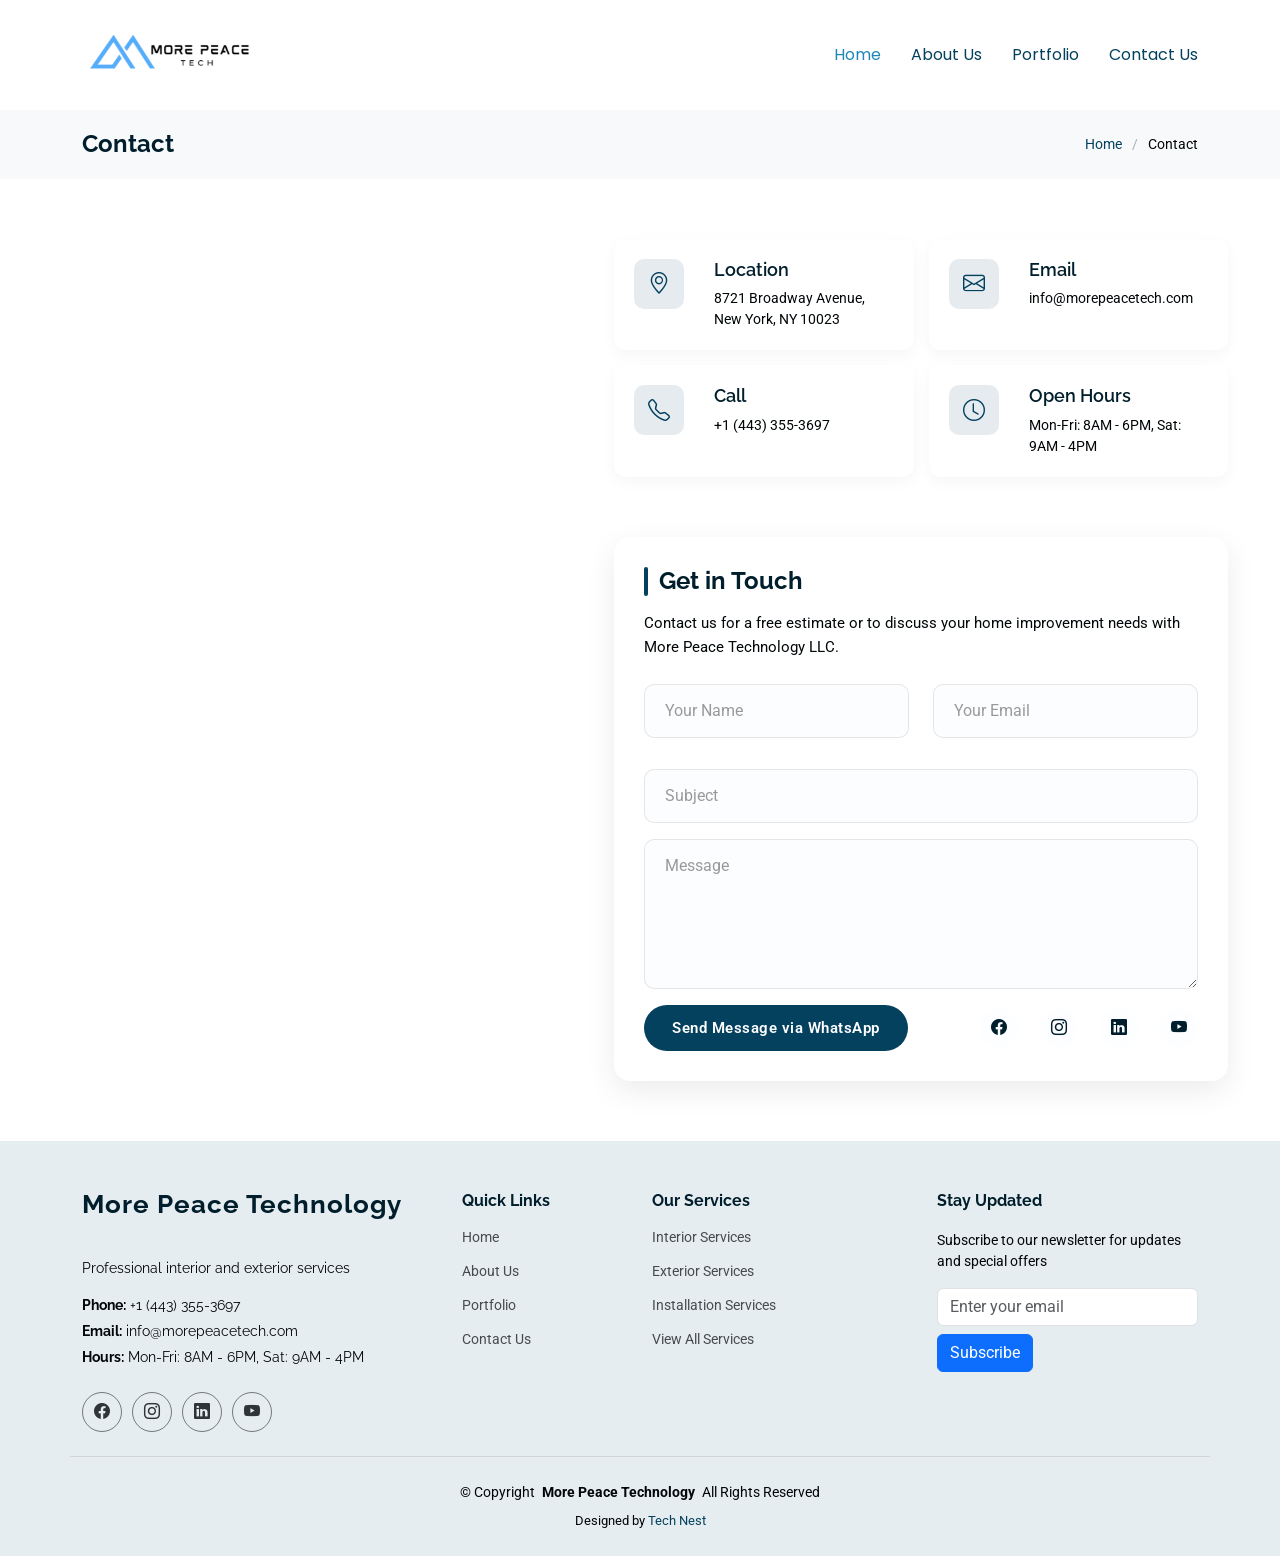
<file: contact.html>
<!DOCTYPE html>
<html lang="en">
  <head>
    <meta charset="utf-8" />
    <meta content="width=device-width, initial-scale=1.0" name="viewport" />
    <title>Contact - More Peace Technology LLC</title>
    <meta
      name="description"
      content="Contact More Peace Technology LLC for professional interior and exterior home improvement services. Get a free estimate today!"
    />
    <meta
      name="keywords"
      content="home improvement, interior services, exterior services, contact, More Peace Technology"
    />

    <!-- Favicons -->
    <link href="assets/img/nn.png" rel="icon" />
    <link href="assets/img/nn.png" rel="apple-touch-icon" />

    <!-- Fonts -->
    <link href="https://fonts.googleapis.com" rel="preconnect" />
    <link href="https://fonts.gstatic.com" rel="preconnect" crossorigin />
    <link
      href="https://fonts.googleapis.com/css2?family=Roboto:ital,wght@0,100;0,300;0,400;0,500;0,700;0,900;1,100;1,300;1,400;1,500;1,700;1,900&family=Poppins:ital,wght@0,100;0,200;0,300;0,400;0,500;0,600;0,700;0,800;0,900;1,100;1,200;1,300;1,400;1,500;1,600;1,700;1,800;1,900&family=Raleway:ital,wght@0,100;0,200;0,300;0,400;0,500;0,600;0,700;0,800;0,900;1,100;1,200;1,300;1,400;1,500;1,600;1,700;1,800;1,900&display=swap"
      rel="stylesheet"
    />

    <!-- Vendor CSS Files -->
    <link
      href="assets/vendor/bootstrap/css/bootstrap.min.css"
      rel="stylesheet"
    />
    <link
      href="assets/vendor/bootstrap-icons/bootstrap-icons.css"
      rel="stylesheet"
    />
    <link href="assets/vendor/aos/aos.css" rel="stylesheet" />
    <link href="assets/vendor/swiper/swiper-bundle.min.css" rel="stylesheet" />
    <link
      href="assets/vendor/glightbox/css/glightbox.min.css"
      rel="stylesheet"
    />

    <!-- Main CSS File -->
    <link href="assets/css/main.css" rel="stylesheet" />

    <!-- Custom CSS for Contact Page -->
    <style>
      .contact-page .page-title {
        background: #f8f9fa;
        padding: 20px 0;
      }

      .contact-main-wrapper {
        display: flex;
        flex-wrap: wrap;
        gap: 30px;
      }

      .map-wrapper {
        flex: 1;
        min-width: 300px;
        height: 400px;
        border-radius: 8px;
        overflow: hidden;
      }

      .map-wrapper iframe {
        width: 100%;
        height: 100%;
        border: 0;
      }

      .contact-content {
        flex: 2;
        min-width: 300px;
      }

      .contact-cards-container {
        display: grid;
        grid-template-columns: repeat(auto-fit, minmax(200px, 1fr));
        gap: 20px;
        margin-bottom: 30px;
      }

      .contact-card {
        display: flex;
        align-items: center;
        background: #fff;
        padding: 15px;
        border-radius: 8px;
        box-shadow: 0 2px 5px rgba(0, 0, 0, 0.1);
      }

      .contact-card .icon-box {
        font-size: 2rem;
        color: #0d6efd;
        margin-right: 15px;
      }

      .contact-card .contact-text h4 {
        margin: 0;
        font-size: 1.1rem;
        font-weight: 600;
      }

      .contact-card .contact-text p {
        margin: 5px 0 0;
        font-size: 0.9rem;
        color: #555;
      }

      .contact-form-container h3 {
        font-size: 1.5rem;
        margin-bottom: 15px;
      }

      .contact-form-container p {
        margin-bottom: 20px;
        color: #555;
      }

      .php-email-form .form-control {
        border-radius: 5px;
        margin-bottom: 15px;
      }

      .php-email-form textarea {
        resize: vertical;
      }

      .php-email-form .form-submit {
        display: flex;
        justify-content: space-between;
        align-items: center;
      }

      .php-email-form .form-submit button {
        background: #0d6efd;
        border: none;
        padding: 10px 20px;
        border-radius: 5px;
        color: white;
        font-weight: 500;
        cursor: pointer;
        transition: background 0.3s;
      }

      .php-email-form .form-submit button:hover {
        background: #0056b3;
      }

      .php-email-form .social-links a {
        font-size: 1.2rem;
        color: #0d6efd;
        margin-left: 10px;
        transition: color 0.3s;
      }

      .php-email-form .social-links a:hover {
        color: #0056b3;
      }

      .loading,
      .error-message,
      .sent-message {
        display: none;
        padding: 10px;
        border-radius: 5px;
        margin-bottom: 15px;
      }

      .loading {
        background: #e9ecef;
      }

      .error-message {
        background: #f8d7da;
        color: #721c24;
      }

      .sent-message {
        background: #d4edda;
        color: #155724;
      }
    </style>
  </head>

  <body class="contact-page">
    <header id="header" class="header d-flex align-items-center sticky-top">
      <div
        class="header-container container-fluid container-xl position-relative d-flex align-items-center justify-content-end"
      >
        <a
          href="index.html"
          class="logo d-flex align-items-center me-auto"
          style="background: none"
        >
          <!-- Uncomment the line below if you also wish to use an image logo -->
          <img
            src="assets/img/nn.png"
            alt=""
            style="width: 10rem; height: 10rem"
          />
        </a>

        <nav id="navmenu" class="navmenu">
          <ul>
            <li><a href="index.html" class="active">Home</a></li>
            <li><a href="about.html">About Us</a></li>
            <li><a href="portfolio.html">Portfolio</a></li>
            <li><a href="contact.html">Contact Us</a></li>
          </ul>
          <i class="mobile-nav-toggle d-xl-none bi bi-list"></i>
        </nav>
      </div>
    </header>

    <main class="main">
      <!-- Page Title -->
      <div class="page-title light-background">
        <div
          class="container d-lg-flex justify-content-between align-items-center"
        >
          <h1 class="mb-2 mb-lg-0">Contact</h1>
          <nav class="breadcrumbs">
            <ol>
              <li><a href="index.html">Home</a></li>
              <li class="current">Contact</li>
            </ol>
          </nav>
        </div>
      </div>
      <!-- End Page Title -->

      <!-- Contact Section -->
      <section id="contact" class="contact section">
        <div class="container" data-aos="fade-up" data-aos-delay="100">
          <div class="contact-main-wrapper">
            <div class="map-wrapper">
              <iframe
                src="https://www.google.com/maps/embed?pb=!1m18!1m12!1m3!1d3021.066509870597!2d-73.98637868459422!3d40.76701327932609!2m3!1f0!2f0!3f0!3m2!1i1024!2i768!4f13.1!3m3!1m2!1s0x89c258f2e4b4b3b3%3A0x4c7f0b7a5c7b7f0!2s8721%20Broadway%2C%20New%20York%2C%20NY%2010023%2C%20USA!5e0!3m2!1sen!2sus!4v1696321234567!5m2!1sen!2sus"
                width="100%"
                height="100%"
                style="border: 0"
                allowfullscreen=""
                loading="lazy"
                referrerpolicy="no-referrer-when-downgrade"
              ></iframe>
            </div>

            <div class="contact-content">
              <div
                class="contact-cards-container"
                data-aos="fade-up"
                data-aos-delay="300"
              >
                <div class="contact-card">
                  <div class="icon-box">
                    <i class="bi bi-geo-alt"></i>
                  </div>
                  <div class="contact-text">
                    <h4>Location</h4>
                    <p>8721 Broadway Avenue, New York, NY 10023</p>
                  </div>
                </div>

                <div class="contact-card">
                  <div class="icon-box">
                    <i class="bi bi-envelope"></i>
                  </div>
                  <div class="contact-text">
                    <h4>Email</h4>
                    <p>info@morepeacetech.com</p>
                  </div>
                </div>

                <div class="contact-card">
                  <div class="icon-box">
                    <i class="bi bi-telephone"></i>
                  </div>
                  <div class="contact-text">
                    <h4>Call</h4>
                    <p>+1 (443) 355-3697</p>
                  </div>
                </div>

                <div class="contact-card">
                  <div class="icon-box">
                    <i class="bi bi-clock"></i>
                  </div>
                  <div class="contact-text">
                    <h4>Open Hours</h4>
                    <p>Mon-Fri: 8AM - 6PM, Sat: 9AM - 4PM</p>
                  </div>
                </div>
              </div>

              <div
                class="contact-form-container"
                data-aos="fade-up"
                data-aos-delay="400"
              >
                <h3>Get in Touch</h3>
                <p>
                  Contact us for a free estimate or to discuss your home
                  improvement needs with More Peace Technology LLC.
                </p>

                <form id="contact-form" class="php-email-form">
                  <div class="row">
                    <div class="col-md-6 form-group">
                      <input
                        type="text"
                        name="name"
                        class="form-control"
                        id="name"
                        placeholder="Your Name"
                        required
                      />
                    </div>
                    <div class="col-md-6 form-group mt-3 mt-md-0">
                      <input
                        type="email"
                        class="form-control"
                        name="email"
                        id="email"
                        placeholder="Your Email"
                        required
                      />
                    </div>
                  </div>
                  <div class="form-group mt-3">
                    <input
                      type="text"
                      class="form-control"
                      name="subject"
                      id="subject"
                      placeholder="Subject"
                      required
                    />
                  </div>
                  <div class="form-group mt-3">
                    <textarea
                      class="form-control"
                      name="message"
                      id="message"
                      rows="5"
                      placeholder="Message"
                      required
                      maxlength="500"
                    ></textarea>
                  </div>

                  <div class="my-3">
                    <div class="loading">Loading</div>
                    <div class="error-message"></div>
                    <div class="sent-message">
                      Your inquiry has been sent to More Peace Technology LLC
                      via WhatsApp. Please complete the action in WhatsApp to
                      confirm.
                    </div>
                  </div>

                  <div class="form-submit">
                    <button type="submit">Send Message via WhatsApp</button>
                    <div class="social-links">
                      <a href="#"><i class="bi bi-facebook"></i></a>
                      <a href="#"><i class="bi bi-instagram"></i></a>
                      <a href="#"><i class="bi bi-linkedin"></i></a>
                      <a href="#"><i class="bi bi-youtube"></i></a>
                    </div>
                  </div>
                </form>
              </div>
            </div>
          </div>
        </div>
      </section>
      <!-- /Contact Section -->
    </main>

    <footer id="footer" class="footer position-relative light-background">
      <div class="container footer-top">
        <div class="row gy-4">
          <div class="col-lg-4 col-md-6 footer-about">
            <a href="index.html" class="logo d-flex align-items-center">
              <span class="sitename">More Peace Technology</span>
            </a>
            <div class="footer-contact pt-3">
              <p>Professional interior and exterior services</p>
              <p class="mt-3">
                <strong>Phone:</strong> <span>+1 (443) 355-3697</span>
              </p>
              <p><strong>Email:</strong> <span>info@morepeacetech.com</span></p>
              <p>
                <strong>Hours:</strong>
                <span>Mon-Fri: 8AM - 6PM, Sat: 9AM - 4PM</span>
              </p>
            </div>
            <div class="social-links d-flex mt-4">
              <a href="#"><i class="bi bi-facebook"></i></a>
              <a href="#"><i class="bi bi-instagram"></i></a>
              <a href="#"><i class="bi bi-linkedin"></i></a>
              <a href="#"><i class="bi bi-youtube"></i></a>
            </div>
          </div>
          <div class="col-lg-2 col-md-3 footer-links">
            <h4>Quick Links</h4>
            <ul>
              <li><a href="index.html">Home</a></li>
              <li><a href="about.html">About Us</a></li>
              <li><a href="portfolio.html">Portfolio</a></li>
              <li><a href="contact.html">Contact Us</a></li>
            </ul>
          </div>
          <div class="col-lg-3 col-md-3 footer-links">
            <h4>Our Services</h4>
            <ul>
              <li><a href="portfolio.html#interior">Interior Services</a></li>
              <li><a href="portfolio.html#exterior">Exterior Services</a></li>
              <li>
                <a href="portfolio.html#installation">Installation Services</a>
              </li>
              <li><a href="portfolio.html">View All Services</a></li>
            </ul>
          </div>
          <div class="col-lg-3 col-md-6 footer-newsletter">
            <h4>Stay Updated</h4>
            <p>Subscribe to our newsletter for updates and special offers</p>
            <form action="" method="post">
              <input
                type="email"
                name="email"
                placeholder="Enter your email"
                class="form-control"
              />
              <input
                type="submit"
                value="Subscribe"
                class="btn btn-primary mt-2"
              />
            </form>
          </div>
        </div>
      </div>
      <div class="container copyright text-center mt-4">
        <p>
          © <span>Copyright</span>
          <strong class="px-1 sitename">More Peace Technology</strong>
          <span>All Rights Reserved</span>
        </p>
        <div class="credits">
          Designed by <a href="https://technest-gules.vercel.app/">Tech Nest</a>
        </div>
      </div>
    </footer>

    <!-- Scroll Top -->
    <a
      href="#"
      id="scroll-top"
      class="scroll-top d-flex align-items-center justify-content-center"
      ><i class="bi bi-arrow-up-short"></i
    ></a>

    <!-- Preloader -->
    <div id="preloader"></div>

    <!-- Vendor JS Files -->
    <script src="assets/vendor/bootstrap/js/bootstrap.bundle.min.js"></script>
    <script src="assets/vendor/aos/aos.js"></script>
    <script src="assets/vendor/swiper/swiper-bundle.min.js"></script>
    <script src="assets/vendor/purecounter/purecounter_vanilla.js"></script>
    <script src="assets/vendor/imagesloaded/imagesloaded.pkgd.min.js"></script>
    <script src="assets/vendor/isotope-layout/isotope.pkgd.min.js"></script>
    <script src="assets/vendor/glightbox/js/glightbox.min.js"></script>

    <!-- Main JS File -->
    <script src="assets/js/main.js"></script>

    <!-- WhatsApp Form JavaScript -->
    <script>
      document.addEventListener("DOMContentLoaded", function () {
        const form = document.getElementById("contact-form");
        const loading = document.querySelector(".loading");
        const errorMessage = document.querySelector(".error-message");
        const sentMessage = document.querySelector(".sent-message");

        form.addEventListener("submit", function (event) {
          event.preventDefault();

          // Show loading message
          loading.style.display = "block";
          errorMessage.style.display = "none";
          sentMessage.style.display = "none";

          // Get form data
          const name = document.getElementById("name").value.trim();
          const email = document.getElementById("email").value.trim();
          const subject = document.getElementById("subject").value.trim();
          const message = document.getElementById("message").value.trim();

          // Validate form data
          if (!name || !email || !subject || !message) {
            loading.style.display = "none";
            errorMessage.textContent = "Please fill out all fields.";
            errorMessage.style.display = "block";
            return;
          }

          // Validate email format
          if (!/^[^\s@]+@[^\s@]+\.[^\s@]+$/.test(email)) {
            loading.style.display = "none";
            errorMessage.textContent = "Please enter a valid email address.";
            errorMessage.style.display = "block";
            return;
          }

          // Construct WhatsApp message with improved formatting
          const whatsappNumber = "+14433553697"; // Your WhatsApp number
          const timestamp = new Date().toLocaleString();
          const whatsappMessage =
            `🏠 *New Inquiry for More Peace Technology LLC* 🏠%0A%0A` +
            `*Submitted:* ${encodeURIComponent(timestamp)}%0A` +
            `*Name:* ${encodeURIComponent(name)}%0A` +
            `*Email:* ${encodeURIComponent(email)}%0A` +
            `*Subject:* ${encodeURIComponent(subject)}%0A` +
            `*Message:* ${encodeURIComponent(message)}%0A` +
            `Thank you. 🔨`;
          const whatsappUrl = `https://wa.me/${whatsappNumber}?text=${whatsappMessage}`;

          // Hide loading message and show sent message
          loading.style.display = "none";
          sentMessage.style.display = "block";

          // Open WhatsApp URL
          window.open(whatsappUrl, "_blank");

          // Reset form
          form.reset();
        });

        // Initialize AOS
        if (typeof AOS !== "undefined") {
          AOS.init({
            duration: 1000,
            easing: "ease-in-out",
            once: true,
            mirror: false,
          });
        }
      });
    </script>
  </body>
</html>
</file>
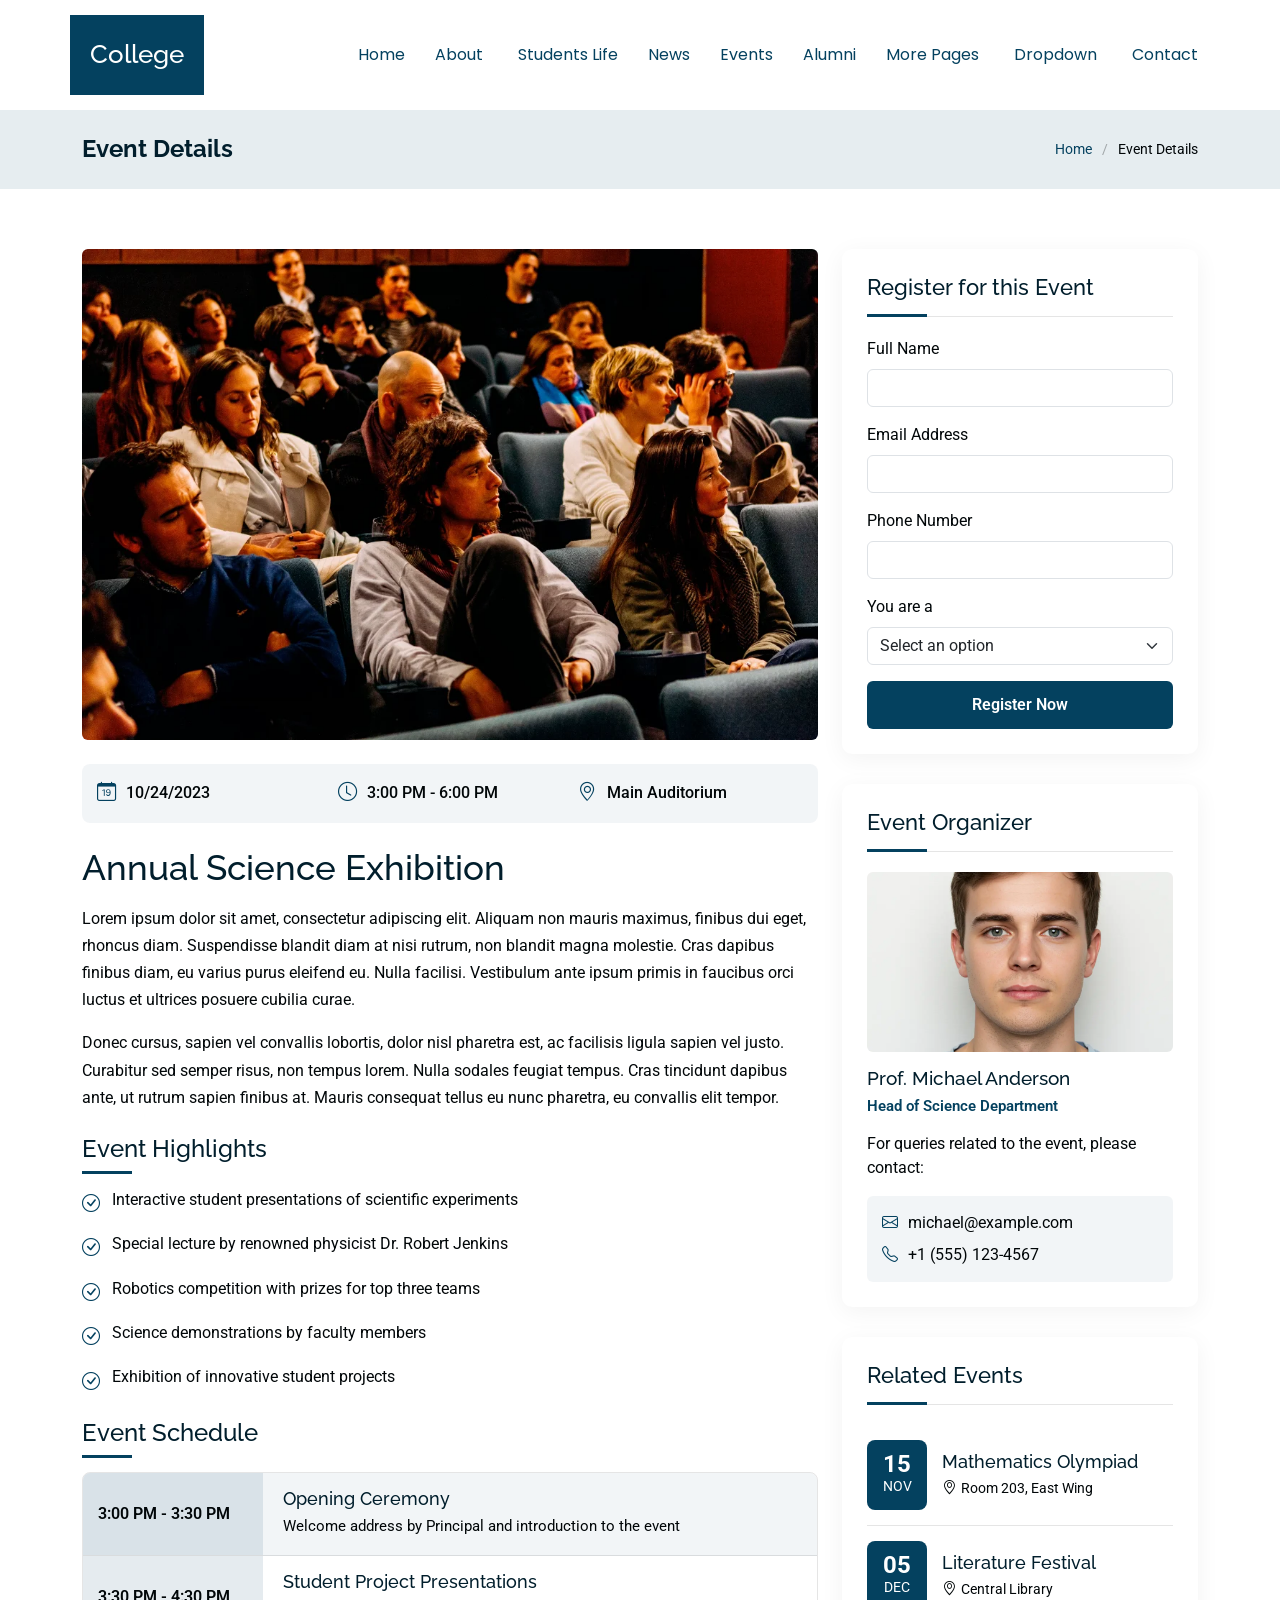
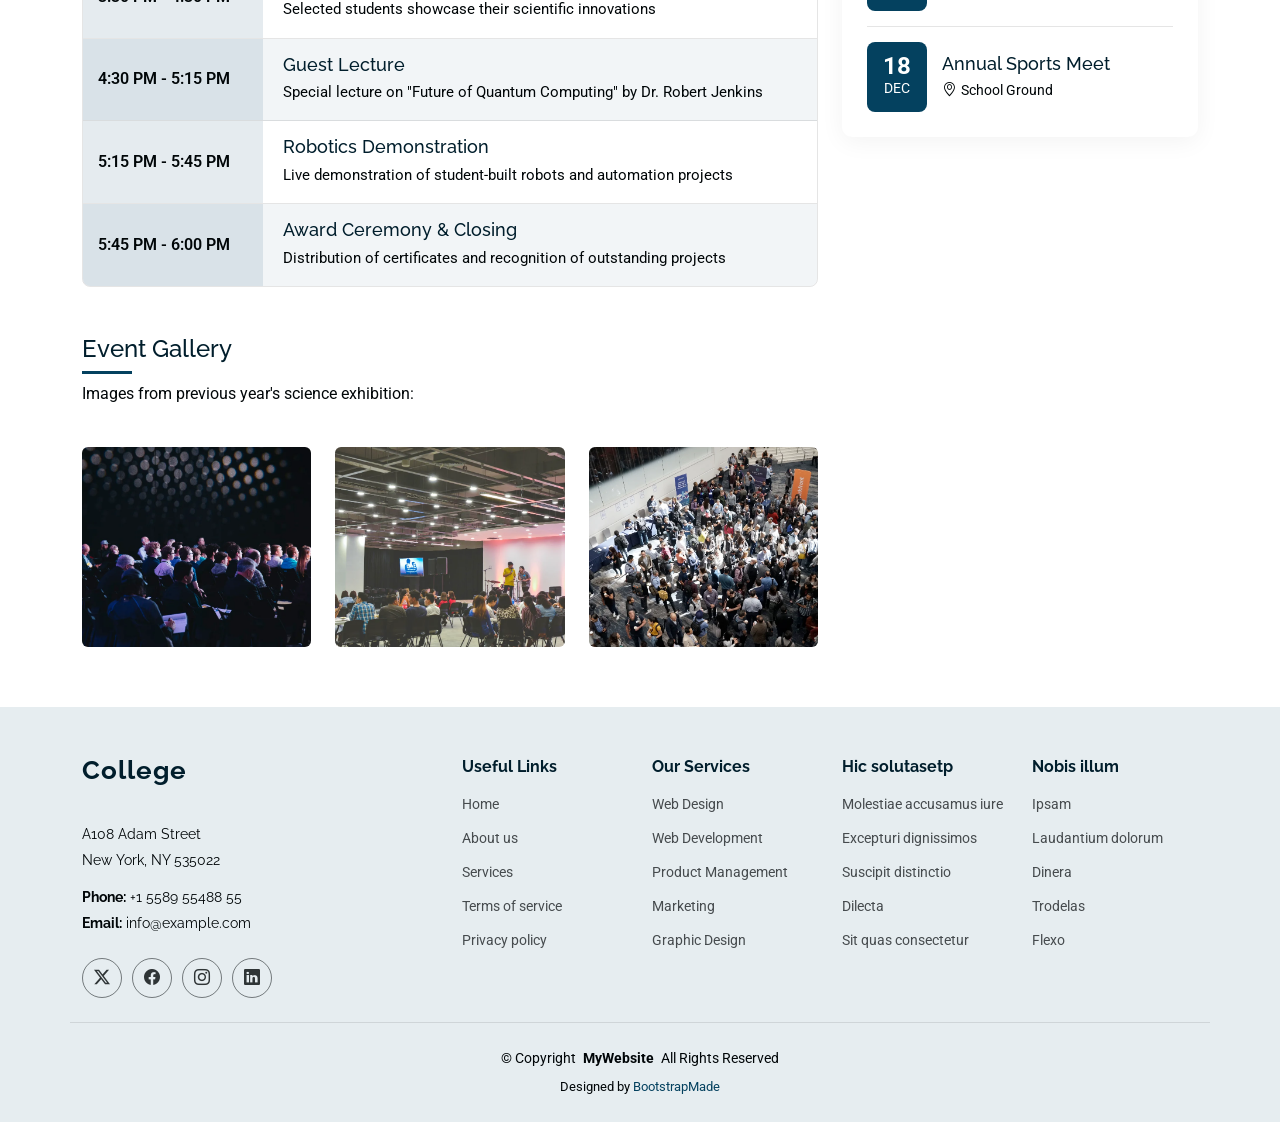
<file: event-details.html>
<!DOCTYPE html>
<html lang="en">
  <head>
    <meta charset="utf-8" />
    <meta content="width=device-width, initial-scale=1.0" name="viewport" />
    <title>Event Details - College Bootstrap Template</title>
    <meta name="description" content="" />
    <meta name="keywords" content="" />

    <!-- Favicons -->
    <link href="assets/img/nn.png" rel="icon" />
    <link href="assets/img/apple-touch-icon.png" rel="apple-touch-icon" />

    <!-- Fonts -->
    <link href="https://fonts.googleapis.com" rel="preconnect" />
    <link href="https://fonts.gstatic.com" rel="preconnect" crossorigin />
    <link
      href="https://fonts.googleapis.com/css2?family=Roboto:ital,wght@0,100;0,300;0,400;0,500;0,700;0,900;1,100;1,300;1,400;1,500;1,700;1,900&family=Poppins:ital,wght@0,100;0,200;0,300;0,400;0,500;0,600;0,700;0,800;0,900;1,100;1,200;1,300;1,400;1,500;1,600;1,700;1,800;1,900&family=Raleway:ital,wght@0,100;0,200;0,300;0,400;0,500;0,600;0,700;0,800;0,900;1,100;1,200;1,300;1,400;1,500;1,600;1,700;1,800;1,900&display=swap"
      rel="stylesheet"
    />

    <!-- Vendor CSS Files -->
    <link
      href="assets/vendor/bootstrap/css/bootstrap.min.css"
      rel="stylesheet"
    />
    <link
      href="assets/vendor/bootstrap-icons/bootstrap-icons.css"
      rel="stylesheet"
    />
    <link href="assets/vendor/aos/aos.css" rel="stylesheet" />
    <link href="assets/vendor/swiper/swiper-bundle.min.css" rel="stylesheet" />
    <link
      href="assets/vendor/glightbox/css/glightbox.min.css"
      rel="stylesheet"
    />

    <!-- Main CSS File -->
    <link href="assets/css/main.css" rel="stylesheet" />

    <!-- =======================================================
  * Template Name: College
  * Template URL: https://bootstrapmade.com/college-bootstrap-education-template/
  * Updated: Jun 19 2025 with Bootstrap v5.3.6
  * Author: BootstrapMade.com
  * License: https://bootstrapmade.com/license/
  ======================================================== -->
  </head>

  <body class="event-details-page">
    <header id="header" class="header d-flex align-items-center sticky-top">
      <div
        class="header-container container-fluid container-xl position-relative d-flex align-items-center justify-content-end"
      >
        <a href="index.html" class="logo d-flex align-items-center me-auto">
          <!-- Uncomment the line below if you also wish to use an image logo -->
          <!-- <img src="assets/img/logo.webp" alt=""> -->
          <h1 class="sitename">College</h1>
        </a>

        <nav id="navmenu" class="navmenu">
          <ul>
            <li><a href="index.html">Home</a></li>
            <li class="dropdown">
              <a href="about.html"
                ><span>About</span>
                <i class="bi bi-chevron-down toggle-dropdown"></i
              ></a>
              <ul>
                <li><a href="about.html">About Us</a></li>
                <li><a href="admissions.html">Admissions</a></li>
                <li><a href="academics.html">Academics</a></li>
                <li><a href="faculty-staff.html">Faculty &amp; Staff</a></li>
                <li>
                  <a href="campus-facilities.html">Campus &amp; Facilities</a>
                </li>
              </ul>
            </li>

            <li><a href="students-life.html">Students Life</a></li>
            <li><a href="news.html">News</a></li>
            <li><a href="events.html">Events</a></li>
            <li><a href="alumni.html">Alumni</a></li>
            <li class="dropdown">
              <a href="#"
                ><span>More Pages</span>
                <i class="bi bi-chevron-down toggle-dropdown"></i
              ></a>
              <ul>
                <li><a href="news-details.html">News Details</a></li>
                <li>
                  <a href="event-details.html" class="active">Event Details</a>
                </li>
                <li><a href="privacy.html">Privacy</a></li>
                <li><a href="terms-of-service.html">Terms of Service</a></li>
                <li><a href="404.html">Error 404</a></li>
                <li><a href="starter-page.html">Starter Page</a></li>
              </ul>
            </li>

            <li class="dropdown">
              <a href="#"
                ><span>Dropdown</span>
                <i class="bi bi-chevron-down toggle-dropdown"></i
              ></a>
              <ul>
                <li><a href="#">Dropdown 1</a></li>
                <li class="dropdown">
                  <a href="#"
                    ><span>Deep Dropdown</span>
                    <i class="bi bi-chevron-down toggle-dropdown"></i
                  ></a>
                  <ul>
                    <li><a href="#">Deep Dropdown 1</a></li>
                    <li><a href="#">Deep Dropdown 2</a></li>
                    <li><a href="#">Deep Dropdown 3</a></li>
                    <li><a href="#">Deep Dropdown 4</a></li>
                    <li><a href="#">Deep Dropdown 5</a></li>
                  </ul>
                </li>
                <li><a href="#">Dropdown 2</a></li>
                <li><a href="#">Dropdown 3</a></li>
                <li><a href="#">Dropdown 4</a></li>
              </ul>
            </li>
            <li><a href="contact.html">Contact</a></li>
          </ul>
          <i class="mobile-nav-toggle d-xl-none bi bi-list"></i>
        </nav>
      </div>
    </header>

    <main class="main">
      <!-- Page Title -->
      <div class="page-title light-background">
        <div
          class="container d-lg-flex justify-content-between align-items-center"
        >
          <h1 class="mb-2 mb-lg-0">Event Details</h1>
          <nav class="breadcrumbs">
            <ol>
              <li><a href="index.html">Home</a></li>
              <li class="current">Event Details</li>
            </ol>
          </nav>
        </div>
      </div>
      <!-- End Page Title -->

      <!-- Event Section -->
      <section id="event" class="event section">
        <div class="container" data-aos="fade-up" data-aos-delay="100">
          <div class="row">
            <div class="col-lg-8">
              <div class="event-image mb-4" data-aos="fade-up">
                <img
                  src="assets/img/education/events-9.webp"
                  alt="Event"
                  class="img-fluid rounded"
                />
              </div>

              <div
                class="event-meta mb-4"
                data-aos="fade-up"
                data-aos-delay="100"
              >
                <div class="row g-3">
                  <div class="col-md-4">
                    <div class="meta-item">
                      <i class="bi bi-calendar-date"></i>
                      <span>10/24/2023</span>
                    </div>
                  </div>
                  <div class="col-md-4">
                    <div class="meta-item">
                      <i class="bi bi-clock"></i>
                      <span>3:00 PM - 6:00 PM</span>
                    </div>
                  </div>
                  <div class="col-md-4">
                    <div class="meta-item">
                      <i class="bi bi-geo-alt"></i>
                      <span>Main Auditorium</span>
                    </div>
                  </div>
                </div>
              </div>

              <div
                class="event-content"
                data-aos="fade-up"
                data-aos-delay="200"
              >
                <h2>Annual Science Exhibition</h2>
                <p>
                  Lorem ipsum dolor sit amet, consectetur adipiscing elit.
                  Aliquam non mauris maximus, finibus dui eget, rhoncus diam.
                  Suspendisse blandit diam at nisi rutrum, non blandit magna
                  molestie. Cras dapibus finibus diam, eu varius purus eleifend
                  eu. Nulla facilisi. Vestibulum ante ipsum primis in faucibus
                  orci luctus et ultrices posuere cubilia curae.
                </p>
                <p>
                  Donec cursus, sapien vel convallis lobortis, dolor nisl
                  pharetra est, ac facilisis ligula sapien vel justo. Curabitur
                  sed semper risus, non tempus lorem. Nulla sodales feugiat
                  tempus. Cras tincidunt dapibus ante, ut rutrum sapien finibus
                  at. Mauris consequat tellus eu nunc pharetra, eu convallis
                  elit tempor.
                </p>

                <h3 class="mt-4">Event Highlights</h3>
                <ul class="event-highlights">
                  <li>
                    <i class="bi bi-check-circle"></i>
                    <span
                      >Interactive student presentations of scientific
                      experiments</span
                    >
                  </li>
                  <li>
                    <i class="bi bi-check-circle"></i>
                    <span
                      >Special lecture by renowned physicist Dr. Robert
                      Jenkins</span
                    >
                  </li>
                  <li>
                    <i class="bi bi-check-circle"></i>
                    <span
                      >Robotics competition with prizes for top three
                      teams</span
                    >
                  </li>
                  <li>
                    <i class="bi bi-check-circle"></i>
                    <span>Science demonstrations by faculty members</span>
                  </li>
                  <li>
                    <i class="bi bi-check-circle"></i>
                    <span>Exhibition of innovative student projects</span>
                  </li>
                </ul>

                <h3 class="mt-4">Event Schedule</h3>
                <div class="schedule-table">
                  <div class="schedule-row">
                    <div class="schedule-time">3:00 PM - 3:30 PM</div>
                    <div class="schedule-activity">
                      <h4>Opening Ceremony</h4>
                      <p>
                        Welcome address by Principal and introduction to the
                        event
                      </p>
                    </div>
                  </div>
                  <div class="schedule-row">
                    <div class="schedule-time">3:30 PM - 4:30 PM</div>
                    <div class="schedule-activity">
                      <h4>Student Project Presentations</h4>
                      <p>
                        Selected students showcase their scientific innovations
                      </p>
                    </div>
                  </div>
                  <div class="schedule-row">
                    <div class="schedule-time">4:30 PM - 5:15 PM</div>
                    <div class="schedule-activity">
                      <h4>Guest Lecture</h4>
                      <p>
                        Special lecture on "Future of Quantum Computing" by Dr.
                        Robert Jenkins
                      </p>
                    </div>
                  </div>
                  <div class="schedule-row">
                    <div class="schedule-time">5:15 PM - 5:45 PM</div>
                    <div class="schedule-activity">
                      <h4>Robotics Demonstration</h4>
                      <p>
                        Live demonstration of student-built robots and
                        automation projects
                      </p>
                    </div>
                  </div>
                  <div class="schedule-row">
                    <div class="schedule-time">5:45 PM - 6:00 PM</div>
                    <div class="schedule-activity">
                      <h4>Award Ceremony &amp; Closing</h4>
                      <p>
                        Distribution of certificates and recognition of
                        outstanding projects
                      </p>
                    </div>
                  </div>
                </div>

                <div
                  class="event-gallery mt-5"
                  data-aos="fade-up"
                  data-aos-delay="300"
                >
                  <h3>Event Gallery</h3>
                  <p>Images from previous year's science exhibition:</p>
                  <div class="row g-4 mt-2">
                    <div class="col-md-4">
                      <a
                        href="assets/img/education/events-1.webp"
                        class="glightbox"
                      >
                        <img
                          src="assets/img/education/events-1.webp"
                          alt="Event Gallery"
                          class="img-fluid rounded"
                        />
                      </a>
                    </div>
                    <div class="col-md-4">
                      <a
                        href="assets/img/education/events-2.webp"
                        class="glightbox"
                      >
                        <img
                          src="assets/img/education/events-2.webp"
                          alt="Event Gallery"
                          class="img-fluid rounded"
                        />
                      </a>
                    </div>
                    <div class="col-md-4">
                      <a
                        href="assets/img/education/events-3.webp"
                        class="glightbox"
                      >
                        <img
                          src="assets/img/education/events-3.webp"
                          alt="Event Gallery"
                          class="img-fluid rounded"
                        />
                      </a>
                    </div>
                  </div>
                </div>
              </div>
            </div>

            <div class="col-lg-4">
              <div class="event-sidebar">
                <div
                  class="sidebar-widget registration-form"
                  data-aos="fade-left"
                  data-aos-delay="200"
                >
                  <h3>Register for this Event</h3>
                  <form>
                    <div class="mb-3">
                      <label for="name" class="form-label">Full Name</label>
                      <input
                        type="text"
                        class="form-control"
                        id="name"
                        required=""
                      />
                    </div>
                    <div class="mb-3">
                      <label for="email" class="form-label"
                        >Email Address</label
                      >
                      <input
                        type="email"
                        class="form-control"
                        id="email"
                        required=""
                      />
                    </div>
                    <div class="mb-3">
                      <label for="phone" class="form-label">Phone Number</label>
                      <input type="tel" class="form-control" id="phone" />
                    </div>
                    <div class="mb-3">
                      <label for="student-type" class="form-label"
                        >You are a</label
                      >
                      <select class="form-select" id="student-type">
                        <option selected="">Select an option</option>
                        <option value="student">Student</option>
                        <option value="parent">Parent</option>
                        <option value="teacher">Teacher</option>
                        <option value="other">Other</option>
                      </select>
                    </div>
                    <div class="d-grid">
                      <button type="submit" class="btn btn-register">
                        Register Now
                      </button>
                    </div>
                  </form>
                </div>

                <div
                  class="sidebar-widget organizer-info"
                  data-aos="fade-left"
                  data-aos-delay="300"
                >
                  <h3>Event Organizer</h3>
                  <div class="organizer-details">
                    <div class="organizer-image">
                      <img
                        src="assets/img/person/person-m-5.webp"
                        class="img-fluid rounded"
                        alt="Organizer"
                      />
                    </div>
                    <div class="organizer-content">
                      <h4>Prof. Michael Anderson</h4>
                      <p class="organizer-position">
                        Head of Science Department
                      </p>
                      <p>For queries related to the event, please contact:</p>
                      <div class="organizer-contact">
                        <p>
                          <i class="bi bi-envelope"></i> michael@example.com
                        </p>
                        <p><i class="bi bi-telephone"></i> +1 (555) 123-4567</p>
                      </div>
                    </div>
                  </div>
                </div>

                <div
                  class="sidebar-widget related-events"
                  data-aos="fade-left"
                  data-aos-delay="400"
                >
                  <h3>Related Events</h3>
                  <div class="related-event-item">
                    <div class="related-event-date">
                      <span class="day">15</span>
                      <span class="month">Nov</span>
                    </div>
                    <div class="related-event-info">
                      <h4>Mathematics Olympiad</h4>
                      <p><i class="bi bi-geo-alt"></i> Room 203, East Wing</p>
                    </div>
                  </div>
                  <div class="related-event-item">
                    <div class="related-event-date">
                      <span class="day">05</span>
                      <span class="month">Dec</span>
                    </div>
                    <div class="related-event-info">
                      <h4>Literature Festival</h4>
                      <p><i class="bi bi-geo-alt"></i> Central Library</p>
                    </div>
                  </div>
                  <div class="related-event-item">
                    <div class="related-event-date">
                      <span class="day">18</span>
                      <span class="month">Dec</span>
                    </div>
                    <div class="related-event-info">
                      <h4>Annual Sports Meet</h4>
                      <p><i class="bi bi-geo-alt"></i> School Ground</p>
                    </div>
                  </div>
                </div>
              </div>
            </div>
          </div>
        </div>
      </section>
      <!-- /Event Section -->
    </main>

    <footer id="footer" class="footer position-relative light-background">
      <div class="container footer-top">
        <div class="row gy-4">
          <div class="col-lg-4 col-md-6 footer-about">
            <a href="index.html" class="logo d-flex align-items-center">
              <span class="sitename">College</span>
            </a>
            <div class="footer-contact pt-3">
              <p>A108 Adam Street</p>
              <p>New York, NY 535022</p>
              <p class="mt-3">
                <strong>Phone:</strong> <span>+1 5589 55488 55</span>
              </p>
              <p><strong>Email:</strong> <span>info@example.com</span></p>
            </div>
            <div class="social-links d-flex mt-4">
              <a href=""><i class="bi bi-twitter-x"></i></a>
              <a href=""><i class="bi bi-facebook"></i></a>
              <a href=""><i class="bi bi-instagram"></i></a>
              <a href=""><i class="bi bi-linkedin"></i></a>
            </div>
          </div>

          <div class="col-lg-2 col-md-3 footer-links">
            <h4>Useful Links</h4>
            <ul>
              <li><a href="#">Home</a></li>
              <li><a href="#">About us</a></li>
              <li><a href="#">Services</a></li>
              <li><a href="#">Terms of service</a></li>
              <li><a href="#">Privacy policy</a></li>
            </ul>
          </div>

          <div class="col-lg-2 col-md-3 footer-links">
            <h4>Our Services</h4>
            <ul>
              <li><a href="#">Web Design</a></li>
              <li><a href="#">Web Development</a></li>
              <li><a href="#">Product Management</a></li>
              <li><a href="#">Marketing</a></li>
              <li><a href="#">Graphic Design</a></li>
            </ul>
          </div>

          <div class="col-lg-2 col-md-3 footer-links">
            <h4>Hic solutasetp</h4>
            <ul>
              <li><a href="#">Molestiae accusamus iure</a></li>
              <li><a href="#">Excepturi dignissimos</a></li>
              <li><a href="#">Suscipit distinctio</a></li>
              <li><a href="#">Dilecta</a></li>
              <li><a href="#">Sit quas consectetur</a></li>
            </ul>
          </div>

          <div class="col-lg-2 col-md-3 footer-links">
            <h4>Nobis illum</h4>
            <ul>
              <li><a href="#">Ipsam</a></li>
              <li><a href="#">Laudantium dolorum</a></li>
              <li><a href="#">Dinera</a></li>
              <li><a href="#">Trodelas</a></li>
              <li><a href="#">Flexo</a></li>
            </ul>
          </div>
        </div>
      </div>

      <div class="container copyright text-center mt-4">
        <p>
          © <span>Copyright</span>
          <strong class="px-1 sitename">MyWebsite</strong>
          <span>All Rights Reserved</span>
        </p>
        <div class="credits">
          <!-- All the links in the footer should remain intact. -->
          <!-- You can delete the links only if you've purchased the pro version. -->
          <!-- Licensing information: https://bootstrapmade.com/license/ -->
          <!-- Purchase the pro version with working PHP/AJAX contact form: [buy-url] -->
          Designed by <a href="https://bootstrapmade.com/">BootstrapMade</a>
        </div>
      </div>
    </footer>

    <!-- Scroll Top -->
    <a
      href="#"
      id="scroll-top"
      class="scroll-top d-flex align-items-center justify-content-center"
      ><i class="bi bi-arrow-up-short"></i
    ></a>

    <!-- Preloader -->
    <div id="preloader"></div>

    <!-- Vendor JS Files -->
    <script src="assets/vendor/bootstrap/js/bootstrap.bundle.min.js"></script>
    <script src="assets/vendor/php-email-form/validate.js"></script>
    <script src="assets/vendor/aos/aos.js"></script>
    <script src="assets/vendor/swiper/swiper-bundle.min.js"></script>
    <script src="assets/vendor/purecounter/purecounter_vanilla.js"></script>
    <script src="assets/vendor/imagesloaded/imagesloaded.pkgd.min.js"></script>
    <script src="assets/vendor/isotope-layout/isotope.pkgd.min.js"></script>
    <script src="assets/vendor/glightbox/js/glightbox.min.js"></script>

    <!-- Main JS File -->
    <script src="assets/js/main.js"></script>
  </body>
</html>
</file>
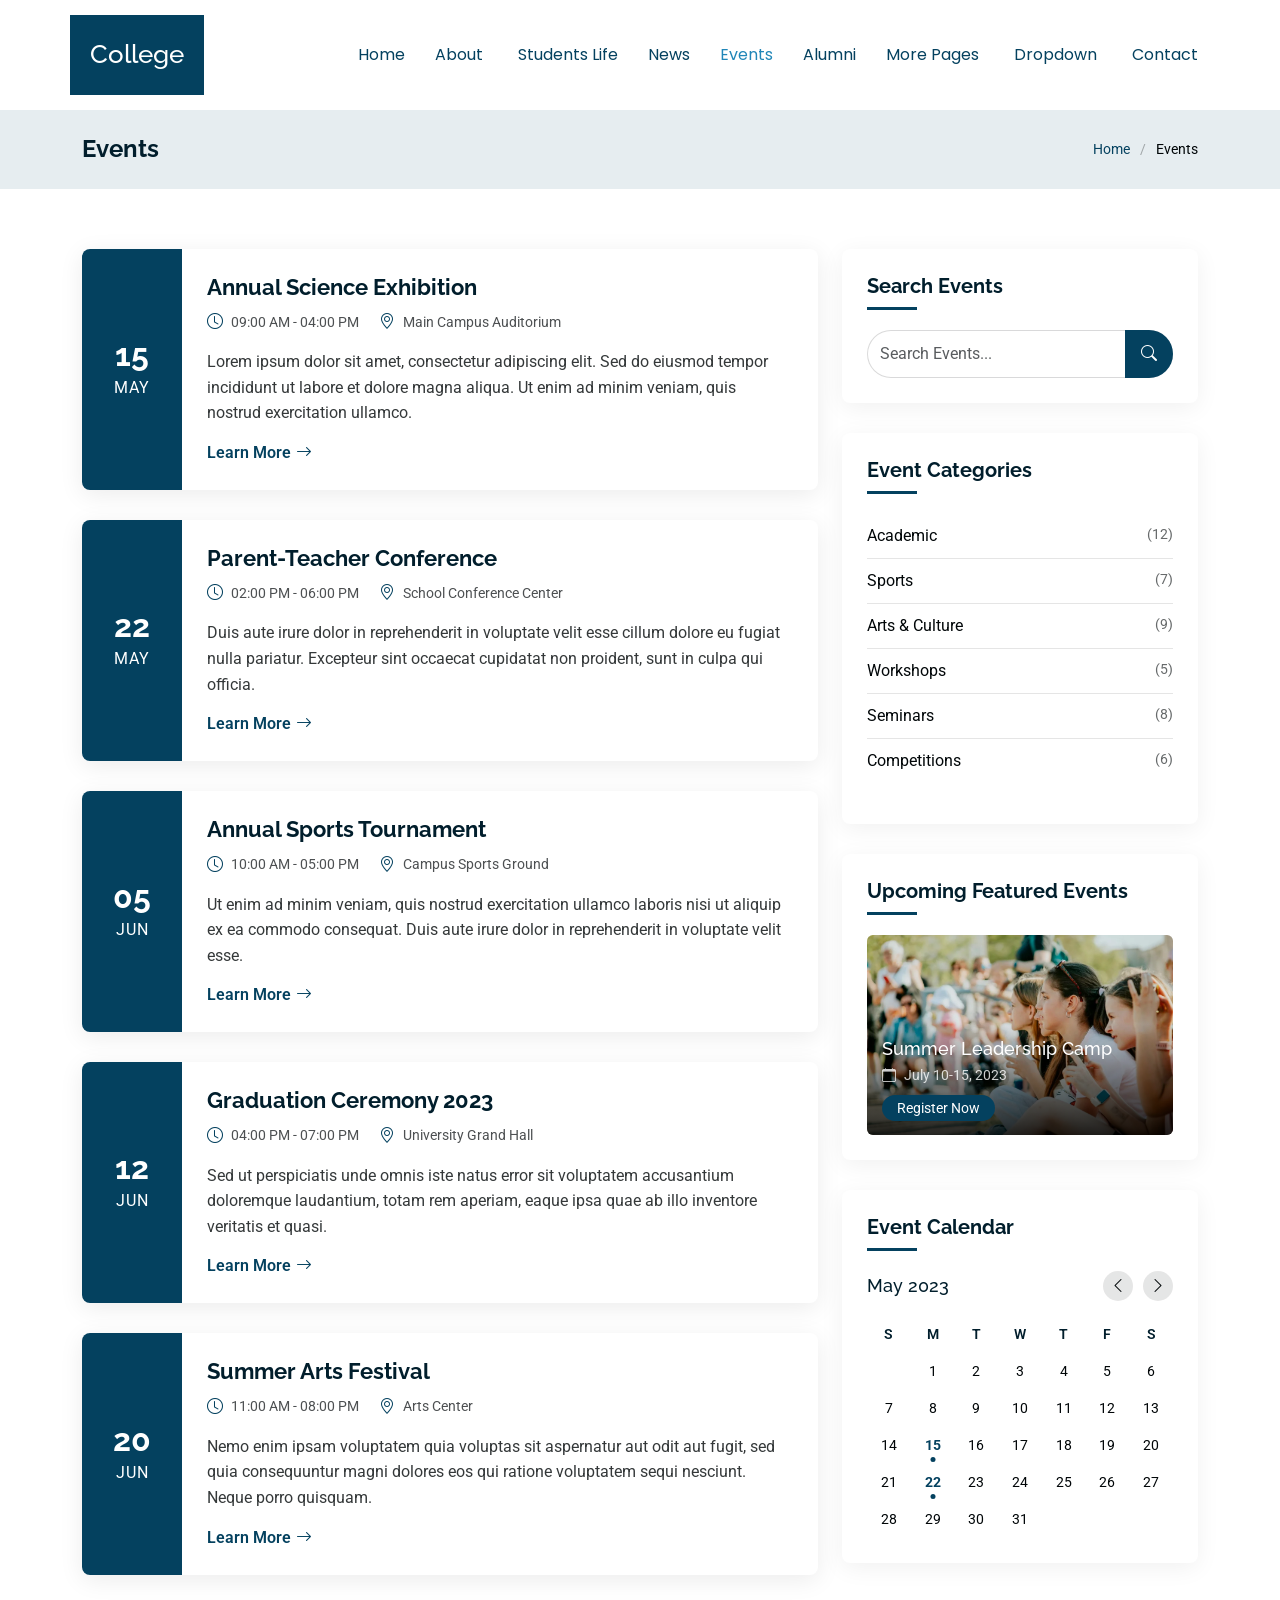
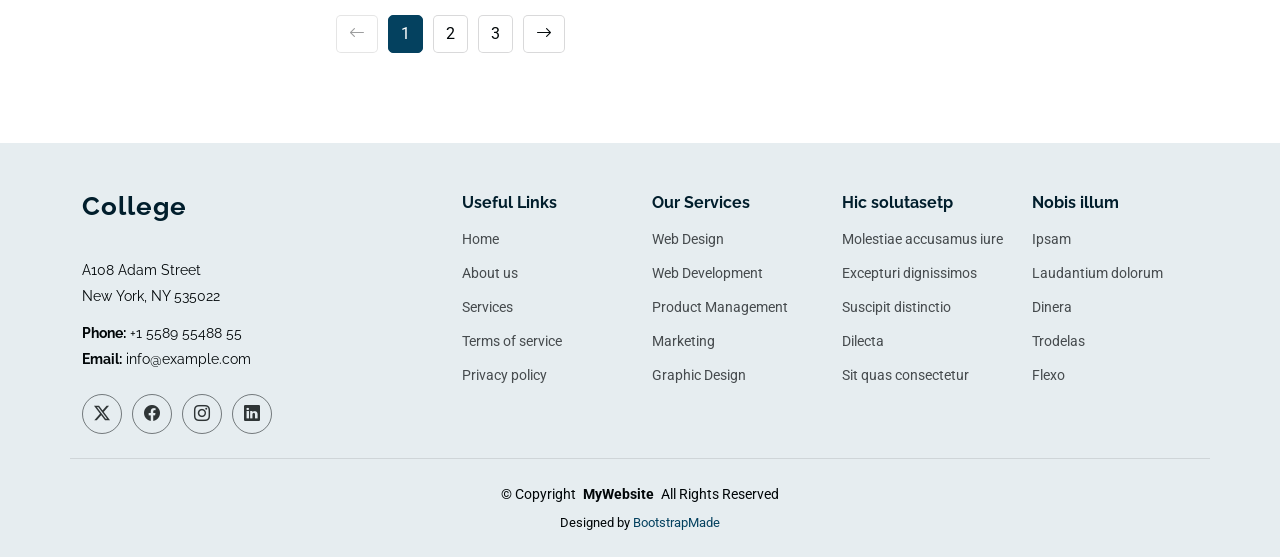
<file: events.html>
<!DOCTYPE html>
<html lang="en">
  <head>
    <meta charset="utf-8" />
    <meta content="width=device-width, initial-scale=1.0" name="viewport" />
    <title>Events - College Bootstrap Template</title>
    <meta name="description" content="" />
    <meta name="keywords" content="" />

    <!-- Favicons -->
    <link href="assets/img/nn.png" rel="icon" />
    <link href="assets/img/apple-touch-icon.png" rel="apple-touch-icon" />

    <!-- Fonts -->
    <link href="https://fonts.googleapis.com" rel="preconnect" />
    <link href="https://fonts.gstatic.com" rel="preconnect" crossorigin />
    <link
      href="https://fonts.googleapis.com/css2?family=Roboto:ital,wght@0,100;0,300;0,400;0,500;0,700;0,900;1,100;1,300;1,400;1,500;1,700;1,900&family=Poppins:ital,wght@0,100;0,200;0,300;0,400;0,500;0,600;0,700;0,800;0,900;1,100;1,200;1,300;1,400;1,500;1,600;1,700;1,800;1,900&family=Raleway:ital,wght@0,100;0,200;0,300;0,400;0,500;0,600;0,700;0,800;0,900;1,100;1,200;1,300;1,400;1,500;1,600;1,700;1,800;1,900&display=swap"
      rel="stylesheet"
    />

    <!-- Vendor CSS Files -->
    <link
      href="assets/vendor/bootstrap/css/bootstrap.min.css"
      rel="stylesheet"
    />
    <link
      href="assets/vendor/bootstrap-icons/bootstrap-icons.css"
      rel="stylesheet"
    />
    <link href="assets/vendor/aos/aos.css" rel="stylesheet" />
    <link href="assets/vendor/swiper/swiper-bundle.min.css" rel="stylesheet" />
    <link
      href="assets/vendor/glightbox/css/glightbox.min.css"
      rel="stylesheet"
    />

    <!-- Main CSS File -->
    <link href="assets/css/main.css" rel="stylesheet" />

    <!-- =======================================================
  * Template Name: College
  * Template URL: https://bootstrapmade.com/college-bootstrap-education-template/
  * Updated: Jun 19 2025 with Bootstrap v5.3.6
  * Author: BootstrapMade.com
  * License: https://bootstrapmade.com/license/
  ======================================================== -->
  </head>

  <body class="events-page">
    <header id="header" class="header d-flex align-items-center sticky-top">
      <div
        class="header-container container-fluid container-xl position-relative d-flex align-items-center justify-content-end"
      >
        <a href="index.html" class="logo d-flex align-items-center me-auto">
          <!-- Uncomment the line below if you also wish to use an image logo -->
          <!-- <img src="assets/img/logo.webp" alt=""> -->
          <h1 class="sitename">College</h1>
        </a>

        <nav id="navmenu" class="navmenu">
          <ul>
            <li><a href="index.html">Home</a></li>
            <li class="dropdown">
              <a href="about.html"
                ><span>About</span>
                <i class="bi bi-chevron-down toggle-dropdown"></i
              ></a>
              <ul>
                <li><a href="about.html">About Us</a></li>
                <li><a href="admissions.html">Admissions</a></li>
                <li><a href="academics.html">Academics</a></li>
                <li><a href="faculty-staff.html">Faculty &amp; Staff</a></li>
                <li>
                  <a href="campus-facilities.html">Campus &amp; Facilities</a>
                </li>
              </ul>
            </li>

            <li><a href="students-life.html">Students Life</a></li>
            <li><a href="news.html">News</a></li>
            <li><a href="events.html" class="active">Events</a></li>
            <li><a href="alumni.html">Alumni</a></li>
            <li class="dropdown">
              <a href="#"
                ><span>More Pages</span>
                <i class="bi bi-chevron-down toggle-dropdown"></i
              ></a>
              <ul>
                <li><a href="news-details.html">News Details</a></li>
                <li><a href="event-details.html">Event Details</a></li>
                <li><a href="privacy.html">Privacy</a></li>
                <li><a href="terms-of-service.html">Terms of Service</a></li>
                <li><a href="404.html">Error 404</a></li>
                <li><a href="starter-page.html">Starter Page</a></li>
              </ul>
            </li>

            <li class="dropdown">
              <a href="#"
                ><span>Dropdown</span>
                <i class="bi bi-chevron-down toggle-dropdown"></i
              ></a>
              <ul>
                <li><a href="#">Dropdown 1</a></li>
                <li class="dropdown">
                  <a href="#"
                    ><span>Deep Dropdown</span>
                    <i class="bi bi-chevron-down toggle-dropdown"></i
                  ></a>
                  <ul>
                    <li><a href="#">Deep Dropdown 1</a></li>
                    <li><a href="#">Deep Dropdown 2</a></li>
                    <li><a href="#">Deep Dropdown 3</a></li>
                    <li><a href="#">Deep Dropdown 4</a></li>
                    <li><a href="#">Deep Dropdown 5</a></li>
                  </ul>
                </li>
                <li><a href="#">Dropdown 2</a></li>
                <li><a href="#">Dropdown 3</a></li>
                <li><a href="#">Dropdown 4</a></li>
              </ul>
            </li>
            <li><a href="contact.html">Contact</a></li>
          </ul>
          <i class="mobile-nav-toggle d-xl-none bi bi-list"></i>
        </nav>
      </div>
    </header>

    <main class="main">
      <!-- Page Title -->
      <div class="page-title light-background">
        <div
          class="container d-lg-flex justify-content-between align-items-center"
        >
          <h1 class="mb-2 mb-lg-0">Events</h1>
          <nav class="breadcrumbs">
            <ol>
              <li><a href="index.html">Home</a></li>
              <li class="current">Events</li>
            </ol>
          </nav>
        </div>
      </div>
      <!-- End Page Title -->

      <!-- Events Extended Section -->
      <section id="events-extended" class="events-extended section">
        <div class="container" data-aos="fade-up" data-aos-delay="100">
          <div class="row">
            <div class="col-lg-8">
              <!-- Events List -->
              <div class="events-list">
                <!-- Event Item 1 -->
                <div class="event-item" data-aos="fade-up">
                  <div class="event-date">
                    <span class="day">15</span>
                    <span class="month">May</span>
                  </div>
                  <div class="event-content">
                    <h3 class="event-title">Annual Science Exhibition</h3>
                    <div class="event-meta">
                      <span
                        ><i class="bi bi-clock"></i> 09:00 AM - 04:00 PM</span
                      >
                      <span
                        ><i class="bi bi-geo-alt"></i> Main Campus
                        Auditorium</span
                      >
                    </div>
                    <p class="event-description">
                      Lorem ipsum dolor sit amet, consectetur adipiscing elit.
                      Sed do eiusmod tempor incididunt ut labore et dolore magna
                      aliqua. Ut enim ad minim veniam, quis nostrud exercitation
                      ullamco.
                    </p>
                    <a href="#" class="btn-event-details"
                      >Learn More <i class="bi bi-arrow-right"></i
                    ></a>
                  </div>
                </div>
                <!-- End Event Item -->

                <!-- Event Item 2 -->
                <div class="event-item" data-aos="fade-up" data-aos-delay="100">
                  <div class="event-date">
                    <span class="day">22</span>
                    <span class="month">May</span>
                  </div>
                  <div class="event-content">
                    <h3 class="event-title">Parent-Teacher Conference</h3>
                    <div class="event-meta">
                      <span
                        ><i class="bi bi-clock"></i> 02:00 PM - 06:00 PM</span
                      >
                      <span
                        ><i class="bi bi-geo-alt"></i> School Conference
                        Center</span
                      >
                    </div>
                    <p class="event-description">
                      Duis aute irure dolor in reprehenderit in voluptate velit
                      esse cillum dolore eu fugiat nulla pariatur. Excepteur
                      sint occaecat cupidatat non proident, sunt in culpa qui
                      officia.
                    </p>
                    <a href="#" class="btn-event-details"
                      >Learn More <i class="bi bi-arrow-right"></i
                    ></a>
                  </div>
                </div>
                <!-- End Event Item -->

                <!-- Event Item 3 -->
                <div class="event-item" data-aos="fade-up" data-aos-delay="200">
                  <div class="event-date">
                    <span class="day">05</span>
                    <span class="month">Jun</span>
                  </div>
                  <div class="event-content">
                    <h3 class="event-title">Annual Sports Tournament</h3>
                    <div class="event-meta">
                      <span
                        ><i class="bi bi-clock"></i> 10:00 AM - 05:00 PM</span
                      >
                      <span
                        ><i class="bi bi-geo-alt"></i> Campus Sports
                        Ground</span
                      >
                    </div>
                    <p class="event-description">
                      Ut enim ad minim veniam, quis nostrud exercitation ullamco
                      laboris nisi ut aliquip ex ea commodo consequat. Duis aute
                      irure dolor in reprehenderit in voluptate velit esse.
                    </p>
                    <a href="#" class="btn-event-details"
                      >Learn More <i class="bi bi-arrow-right"></i
                    ></a>
                  </div>
                </div>
                <!-- End Event Item -->

                <!-- Event Item 4 -->
                <div class="event-item" data-aos="fade-up" data-aos-delay="300">
                  <div class="event-date">
                    <span class="day">12</span>
                    <span class="month">Jun</span>
                  </div>
                  <div class="event-content">
                    <h3 class="event-title">Graduation Ceremony 2023</h3>
                    <div class="event-meta">
                      <span
                        ><i class="bi bi-clock"></i> 04:00 PM - 07:00 PM</span
                      >
                      <span
                        ><i class="bi bi-geo-alt"></i> University Grand
                        Hall</span
                      >
                    </div>
                    <p class="event-description">
                      Sed ut perspiciatis unde omnis iste natus error sit
                      voluptatem accusantium doloremque laudantium, totam rem
                      aperiam, eaque ipsa quae ab illo inventore veritatis et
                      quasi.
                    </p>
                    <a href="#" class="btn-event-details"
                      >Learn More <i class="bi bi-arrow-right"></i
                    ></a>
                  </div>
                </div>
                <!-- End Event Item -->

                <!-- Event Item 5 -->
                <div class="event-item" data-aos="fade-up" data-aos-delay="400">
                  <div class="event-date">
                    <span class="day">20</span>
                    <span class="month">Jun</span>
                  </div>
                  <div class="event-content">
                    <h3 class="event-title">Summer Arts Festival</h3>
                    <div class="event-meta">
                      <span
                        ><i class="bi bi-clock"></i> 11:00 AM - 08:00 PM</span
                      >
                      <span><i class="bi bi-geo-alt"></i> Arts Center</span>
                    </div>
                    <p class="event-description">
                      Nemo enim ipsam voluptatem quia voluptas sit aspernatur
                      aut odit aut fugit, sed quia consequuntur magni dolores
                      eos qui ratione voluptatem sequi nesciunt. Neque porro
                      quisquam.
                    </p>
                    <a href="#" class="btn-event-details"
                      >Learn More <i class="bi bi-arrow-right"></i
                    ></a>
                  </div>
                </div>
                <!-- End Event Item -->

                <!-- Pagination -->
                <div
                  class="events-pagination"
                  data-aos="fade-up"
                  data-aos-delay="100"
                >
                  <ul class="pagination justify-content-center">
                    <li class="page-item disabled">
                      <a class="page-link" href="#"
                        ><i class="bi bi-arrow-left"></i
                      ></a>
                    </li>
                    <li class="page-item active">
                      <a class="page-link" href="#">1</a>
                    </li>
                    <li class="page-item">
                      <a class="page-link" href="#">2</a>
                    </li>
                    <li class="page-item">
                      <a class="page-link" href="#">3</a>
                    </li>
                    <li class="page-item">
                      <a class="page-link" href="#"
                        ><i class="bi bi-arrow-right"></i
                      ></a>
                    </li>
                  </ul>
                </div>
              </div>
              <!-- End Events List -->
            </div>

            <div class="col-lg-4">
              <!-- Sidebar -->
              <div class="events-sidebar">
                <!-- Search Form -->
                <div class="sidebar-item search-form" data-aos="fade-up">
                  <h4>Search Events</h4>
                  <form action="">
                    <div class="input-group">
                      <input
                        type="text"
                        class="form-control"
                        placeholder="Search Events..."
                      />
                      <button class="btn" type="submit">
                        <i class="bi bi-search"></i>
                      </button>
                    </div>
                  </form>
                </div>
                <!-- End Search Form -->

                <!-- Categories -->
                <div
                  class="sidebar-item categories"
                  data-aos="fade-up"
                  data-aos-delay="100"
                >
                  <h4>Event Categories</h4>
                  <ul class="list-unstyled">
                    <li>
                      <a href="#">Academic <span>(12)</span></a>
                    </li>
                    <li>
                      <a href="#">Sports <span>(7)</span></a>
                    </li>
                    <li>
                      <a href="#">Arts &amp; Culture <span>(9)</span></a>
                    </li>
                    <li>
                      <a href="#">Workshops <span>(5)</span></a>
                    </li>
                    <li>
                      <a href="#">Seminars <span>(8)</span></a>
                    </li>
                    <li>
                      <a href="#">Competitions <span>(6)</span></a>
                    </li>
                  </ul>
                </div>
                <!-- End Categories -->

                <!-- Upcoming Events -->
                <div
                  class="sidebar-item upcoming-events"
                  data-aos="fade-up"
                  data-aos-delay="200"
                >
                  <h4>Upcoming Featured Events</h4>
                  <div class="featured-event">
                    <img
                      src="assets/img/education/events-5.webp"
                      alt="Event"
                      class="img-fluid"
                    />
                    <div class="featured-event-details">
                      <h5>Summer Leadership Camp</h5>
                      <span class="event-date"
                        ><i class="bi bi-calendar"></i> July 10-15, 2023</span
                      >
                      <a href="#" class="btn-sm btn-register">Register Now</a>
                    </div>
                  </div>
                </div>
                <!-- End Upcoming Events -->

                <!-- Event Calendar -->
                <div
                  class="sidebar-item event-calendar"
                  data-aos="fade-up"
                  data-aos-delay="300"
                >
                  <h4>Event Calendar</h4>
                  <div class="calendar-widget">
                    <div class="calendar-header">
                      <h5>May 2023</h5>
                      <div class="calendar-nav">
                        <a href="#" class="prev-month"
                          ><i class="bi bi-chevron-left"></i
                        ></a>
                        <a href="#" class="next-month"
                          ><i class="bi bi-chevron-right"></i
                        ></a>
                      </div>
                    </div>
                    <table class="calendar-table">
                      <thead>
                        <tr>
                          <th>S</th>
                          <th>M</th>
                          <th>T</th>
                          <th>W</th>
                          <th>T</th>
                          <th>F</th>
                          <th>S</th>
                        </tr>
                      </thead>
                      <tbody>
                        <tr>
                          <td></td>
                          <td>1</td>
                          <td>2</td>
                          <td>3</td>
                          <td>4</td>
                          <td>5</td>
                          <td>6</td>
                        </tr>
                        <tr>
                          <td>7</td>
                          <td>8</td>
                          <td>9</td>
                          <td>10</td>
                          <td>11</td>
                          <td>12</td>
                          <td>13</td>
                        </tr>
                        <tr>
                          <td>14</td>
                          <td class="has-event">15</td>
                          <td>16</td>
                          <td>17</td>
                          <td>18</td>
                          <td>19</td>
                          <td>20</td>
                        </tr>
                        <tr>
                          <td>21</td>
                          <td class="has-event">22</td>
                          <td>23</td>
                          <td>24</td>
                          <td>25</td>
                          <td>26</td>
                          <td>27</td>
                        </tr>
                        <tr>
                          <td>28</td>
                          <td>29</td>
                          <td>30</td>
                          <td>31</td>
                          <td></td>
                          <td></td>
                          <td></td>
                        </tr>
                      </tbody>
                    </table>
                  </div>
                </div>
                <!-- End Event Calendar -->
              </div>
              <!-- End Sidebar -->
            </div>
          </div>
        </div>
      </section>
      <!-- /Events Extended Section -->
    </main>

    <footer id="footer" class="footer position-relative light-background">
      <div class="container footer-top">
        <div class="row gy-4">
          <div class="col-lg-4 col-md-6 footer-about">
            <a href="index.html" class="logo d-flex align-items-center">
              <span class="sitename">College</span>
            </a>
            <div class="footer-contact pt-3">
              <p>A108 Adam Street</p>
              <p>New York, NY 535022</p>
              <p class="mt-3">
                <strong>Phone:</strong> <span>+1 5589 55488 55</span>
              </p>
              <p><strong>Email:</strong> <span>info@example.com</span></p>
            </div>
            <div class="social-links d-flex mt-4">
              <a href=""><i class="bi bi-twitter-x"></i></a>
              <a href=""><i class="bi bi-facebook"></i></a>
              <a href=""><i class="bi bi-instagram"></i></a>
              <a href=""><i class="bi bi-linkedin"></i></a>
            </div>
          </div>

          <div class="col-lg-2 col-md-3 footer-links">
            <h4>Useful Links</h4>
            <ul>
              <li><a href="#">Home</a></li>
              <li><a href="#">About us</a></li>
              <li><a href="#">Services</a></li>
              <li><a href="#">Terms of service</a></li>
              <li><a href="#">Privacy policy</a></li>
            </ul>
          </div>

          <div class="col-lg-2 col-md-3 footer-links">
            <h4>Our Services</h4>
            <ul>
              <li><a href="#">Web Design</a></li>
              <li><a href="#">Web Development</a></li>
              <li><a href="#">Product Management</a></li>
              <li><a href="#">Marketing</a></li>
              <li><a href="#">Graphic Design</a></li>
            </ul>
          </div>

          <div class="col-lg-2 col-md-3 footer-links">
            <h4>Hic solutasetp</h4>
            <ul>
              <li><a href="#">Molestiae accusamus iure</a></li>
              <li><a href="#">Excepturi dignissimos</a></li>
              <li><a href="#">Suscipit distinctio</a></li>
              <li><a href="#">Dilecta</a></li>
              <li><a href="#">Sit quas consectetur</a></li>
            </ul>
          </div>

          <div class="col-lg-2 col-md-3 footer-links">
            <h4>Nobis illum</h4>
            <ul>
              <li><a href="#">Ipsam</a></li>
              <li><a href="#">Laudantium dolorum</a></li>
              <li><a href="#">Dinera</a></li>
              <li><a href="#">Trodelas</a></li>
              <li><a href="#">Flexo</a></li>
            </ul>
          </div>
        </div>
      </div>

      <div class="container copyright text-center mt-4">
        <p>
          © <span>Copyright</span>
          <strong class="px-1 sitename">MyWebsite</strong>
          <span>All Rights Reserved</span>
        </p>
        <div class="credits">
          <!-- All the links in the footer should remain intact. -->
          <!-- You can delete the links only if you've purchased the pro version. -->
          <!-- Licensing information: https://bootstrapmade.com/license/ -->
          <!-- Purchase the pro version with working PHP/AJAX contact form: [buy-url] -->
          Designed by <a href="https://bootstrapmade.com/">BootstrapMade</a>
        </div>
      </div>
    </footer>

    <!-- Scroll Top -->
    <a
      href="#"
      id="scroll-top"
      class="scroll-top d-flex align-items-center justify-content-center"
      ><i class="bi bi-arrow-up-short"></i
    ></a>

    <!-- Preloader -->
    <div id="preloader"></div>

    <!-- Vendor JS Files -->
    <script src="assets/vendor/bootstrap/js/bootstrap.bundle.min.js"></script>
    <script src="assets/vendor/php-email-form/validate.js"></script>
    <script src="assets/vendor/aos/aos.js"></script>
    <script src="assets/vendor/swiper/swiper-bundle.min.js"></script>
    <script src="assets/vendor/purecounter/purecounter_vanilla.js"></script>
    <script src="assets/vendor/imagesloaded/imagesloaded.pkgd.min.js"></script>
    <script src="assets/vendor/isotope-layout/isotope.pkgd.min.js"></script>
    <script src="assets/vendor/glightbox/js/glightbox.min.js"></script>

    <!-- Main JS File -->
    <script src="assets/js/main.js"></script>
  </body>
</html>
</file>
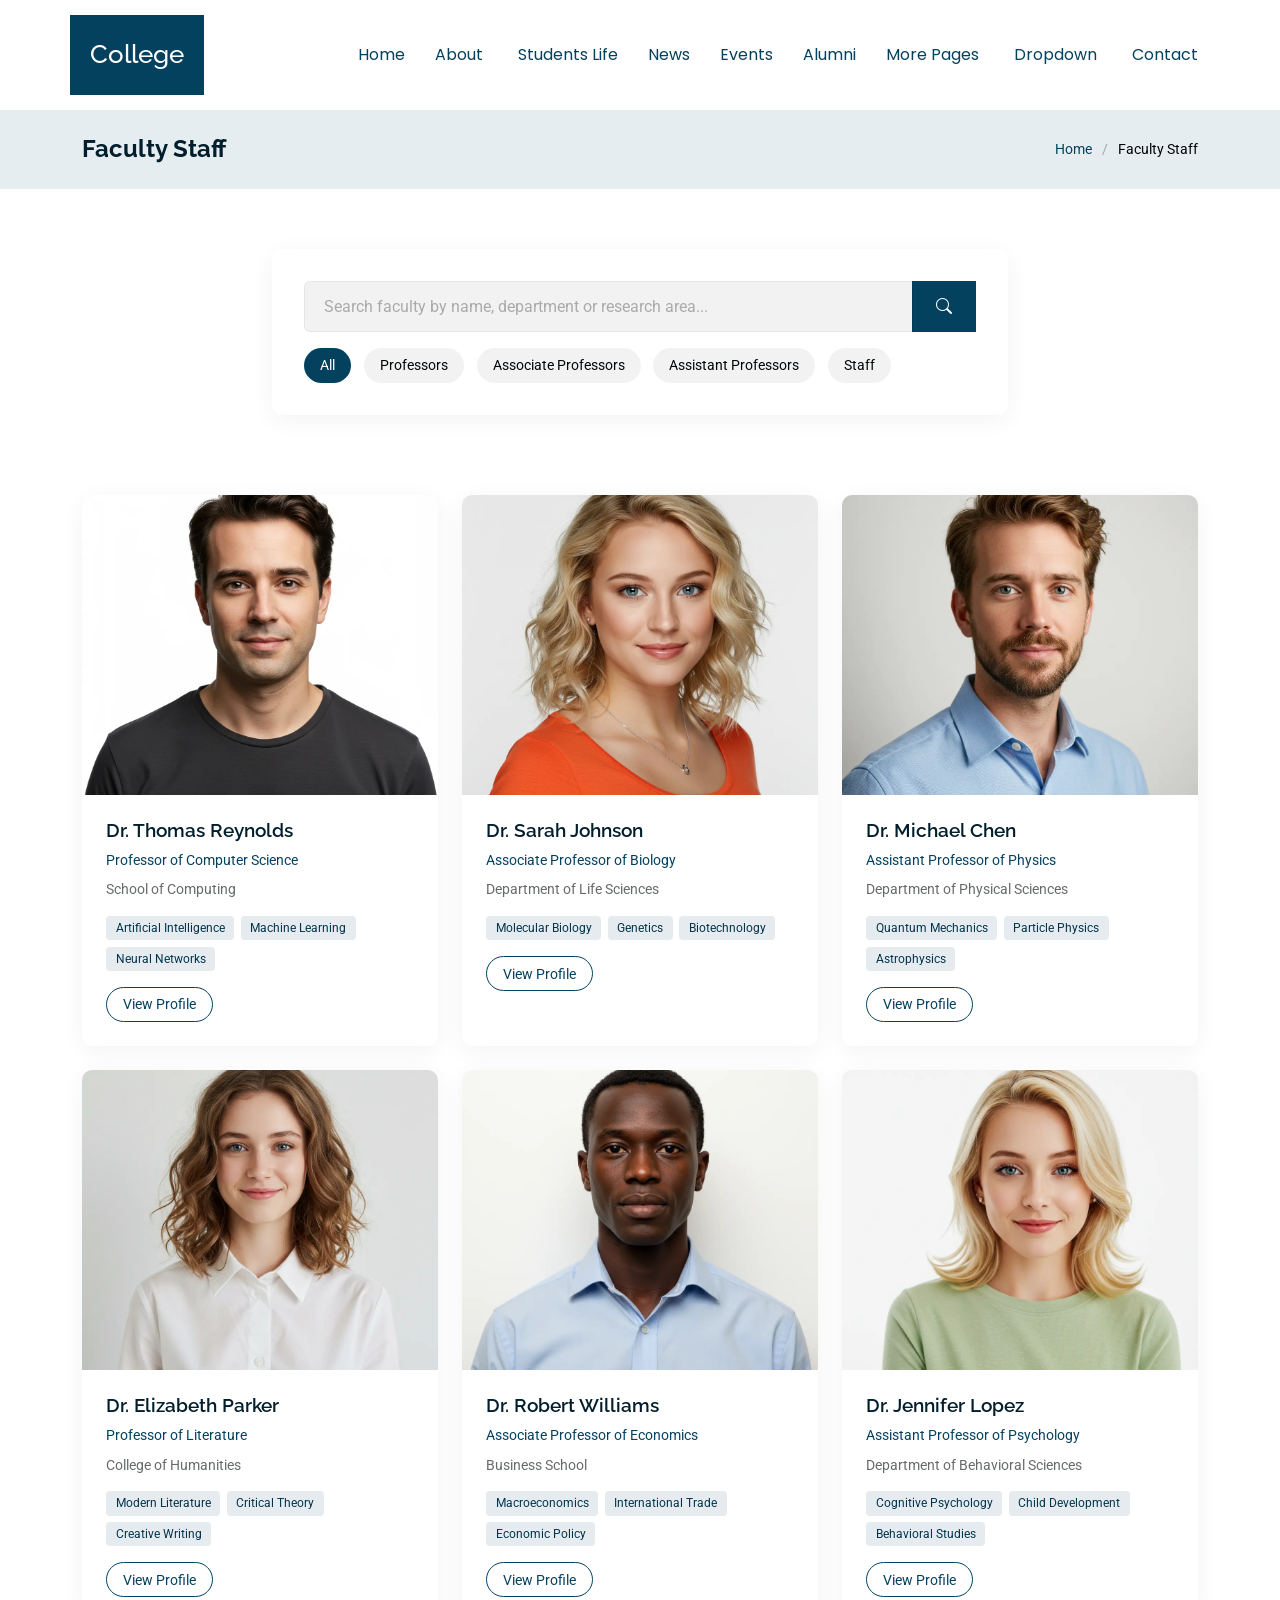
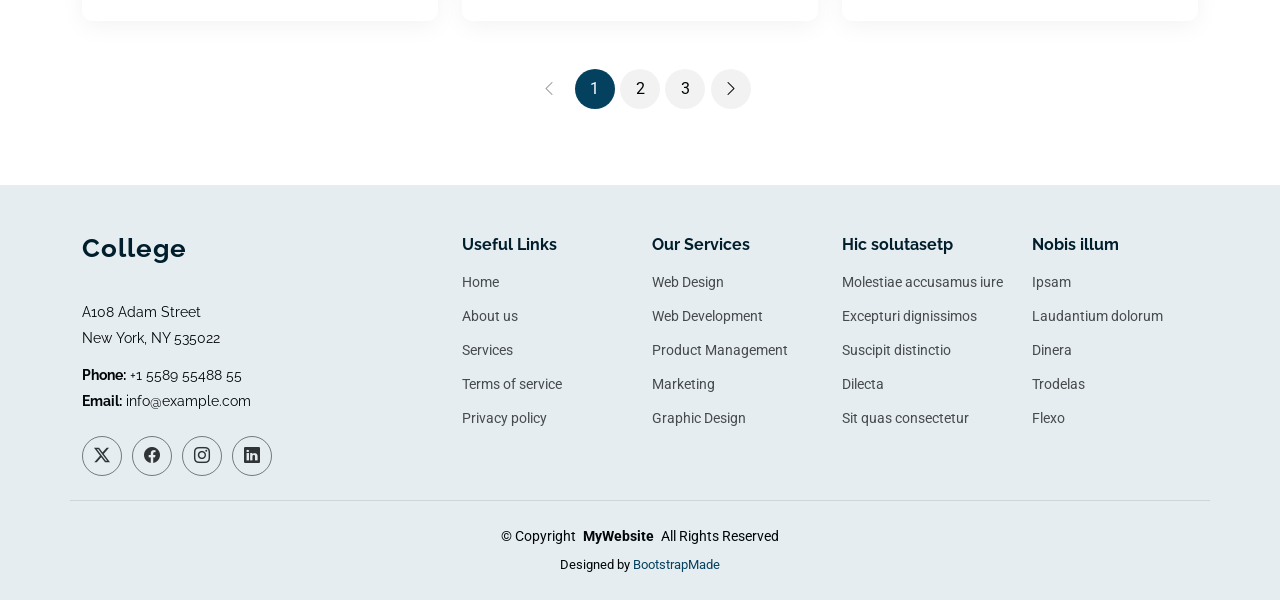
<file: faculty-staff.html>
<!DOCTYPE html>
<html lang="en">
  <head>
    <meta charset="utf-8" />
    <meta content="width=device-width, initial-scale=1.0" name="viewport" />
    <title>Faculty Staff - College Bootstrap Template</title>
    <meta name="description" content="" />
    <meta name="keywords" content="" />

    <!-- Favicons -->
    <link href="assets/img/nn.png" rel="icon" />
    <link href="assets/img/apple-touch-icon.png" rel="apple-touch-icon" />

    <!-- Fonts -->
    <link href="https://fonts.googleapis.com" rel="preconnect" />
    <link href="https://fonts.gstatic.com" rel="preconnect" crossorigin />
    <link
      href="https://fonts.googleapis.com/css2?family=Roboto:ital,wght@0,100;0,300;0,400;0,500;0,700;0,900;1,100;1,300;1,400;1,500;1,700;1,900&family=Poppins:ital,wght@0,100;0,200;0,300;0,400;0,500;0,600;0,700;0,800;0,900;1,100;1,200;1,300;1,400;1,500;1,600;1,700;1,800;1,900&family=Raleway:ital,wght@0,100;0,200;0,300;0,400;0,500;0,600;0,700;0,800;0,900;1,100;1,200;1,300;1,400;1,500;1,600;1,700;1,800;1,900&display=swap"
      rel="stylesheet"
    />

    <!-- Vendor CSS Files -->
    <link
      href="assets/vendor/bootstrap/css/bootstrap.min.css"
      rel="stylesheet"
    />
    <link
      href="assets/vendor/bootstrap-icons/bootstrap-icons.css"
      rel="stylesheet"
    />
    <link href="assets/vendor/aos/aos.css" rel="stylesheet" />
    <link href="assets/vendor/swiper/swiper-bundle.min.css" rel="stylesheet" />
    <link
      href="assets/vendor/glightbox/css/glightbox.min.css"
      rel="stylesheet"
    />

    <!-- Main CSS File -->
    <link href="assets/css/main.css" rel="stylesheet" />

    <!-- =======================================================
  * Template Name: College
  * Template URL: https://bootstrapmade.com/college-bootstrap-education-template/
  * Updated: Jun 19 2025 with Bootstrap v5.3.6
  * Author: BootstrapMade.com
  * License: https://bootstrapmade.com/license/
  ======================================================== -->
  </head>

  <body class="faculty-staff-page">
    <header id="header" class="header d-flex align-items-center sticky-top">
      <div
        class="header-container container-fluid container-xl position-relative d-flex align-items-center justify-content-end"
      >
        <a href="index.html" class="logo d-flex align-items-center me-auto">
          <!-- Uncomment the line below if you also wish to use an image logo -->
          <!-- <img src="assets/img/logo.webp" alt=""> -->
          <h1 class="sitename">College</h1>
        </a>

        <nav id="navmenu" class="navmenu">
          <ul>
            <li><a href="index.html">Home</a></li>
            <li class="dropdown">
              <a href="about.html"
                ><span>About</span>
                <i class="bi bi-chevron-down toggle-dropdown"></i
              ></a>
              <ul>
                <li><a href="about.html">About Us</a></li>
                <li><a href="admissions.html">Admissions</a></li>
                <li><a href="academics.html">Academics</a></li>
                <li>
                  <a href="faculty-staff.html" class="active"
                    >Faculty &amp; Staff</a
                  >
                </li>
                <li>
                  <a href="campus-facilities.html">Campus &amp; Facilities</a>
                </li>
              </ul>
            </li>

            <li><a href="students-life.html">Students Life</a></li>
            <li><a href="news.html">News</a></li>
            <li><a href="events.html">Events</a></li>
            <li><a href="alumni.html">Alumni</a></li>
            <li class="dropdown">
              <a href="#"
                ><span>More Pages</span>
                <i class="bi bi-chevron-down toggle-dropdown"></i
              ></a>
              <ul>
                <li><a href="news-details.html">News Details</a></li>
                <li><a href="event-details.html">Event Details</a></li>
                <li><a href="privacy.html">Privacy</a></li>
                <li><a href="terms-of-service.html">Terms of Service</a></li>
                <li><a href="404.html">Error 404</a></li>
                <li><a href="starter-page.html">Starter Page</a></li>
              </ul>
            </li>

            <li class="dropdown">
              <a href="#"
                ><span>Dropdown</span>
                <i class="bi bi-chevron-down toggle-dropdown"></i
              ></a>
              <ul>
                <li><a href="#">Dropdown 1</a></li>
                <li class="dropdown">
                  <a href="#"
                    ><span>Deep Dropdown</span>
                    <i class="bi bi-chevron-down toggle-dropdown"></i
                  ></a>
                  <ul>
                    <li><a href="#">Deep Dropdown 1</a></li>
                    <li><a href="#">Deep Dropdown 2</a></li>
                    <li><a href="#">Deep Dropdown 3</a></li>
                    <li><a href="#">Deep Dropdown 4</a></li>
                    <li><a href="#">Deep Dropdown 5</a></li>
                  </ul>
                </li>
                <li><a href="#">Dropdown 2</a></li>
                <li><a href="#">Dropdown 3</a></li>
                <li><a href="#">Dropdown 4</a></li>
              </ul>
            </li>
            <li><a href="contact.html">Contact</a></li>
          </ul>
          <i class="mobile-nav-toggle d-xl-none bi bi-list"></i>
        </nav>
      </div>
    </header>

    <main class="main">
      <!-- Page Title -->
      <div class="page-title light-background">
        <div
          class="container d-lg-flex justify-content-between align-items-center"
        >
          <h1 class="mb-2 mb-lg-0">Faculty Staff</h1>
          <nav class="breadcrumbs">
            <ol>
              <li><a href="index.html">Home</a></li>
              <li class="current">Faculty Staff</li>
            </ol>
          </nav>
        </div>
      </div>
      <!-- End Page Title -->

      <!-- Faculty  Staff Section -->
      <section id="faculty--staff" class="faculty--staff section">
        <div class="container" data-aos="fade-up" data-aos-delay="100">
          <div class="row mb-5">
            <div class="col-lg-8 mx-auto">
              <div class="faculty-search">
                <div class="input-group">
                  <input
                    type="text"
                    class="form-control"
                    placeholder="Search faculty by name, department or research area..."
                  />
                  <button class="search-btn" type="button">
                    <i class="bi bi-search"></i>
                  </button>
                </div>
                <div class="search-filters mt-3 d-flex flex-wrap">
                  <div class="filter-item active">All</div>
                  <div class="filter-item">Professors</div>
                  <div class="filter-item">Associate Professors</div>
                  <div class="filter-item">Assistant Professors</div>
                  <div class="filter-item">Staff</div>
                </div>
              </div>
            </div>
          </div>

          <div class="faculty-grid">
            <div class="row g-4">
              <!-- Faculty Member 1 -->
              <div
                class="col-lg-4 col-md-6"
                data-aos="fade-up"
                data-aos-delay="100"
              >
                <div class="faculty-card">
                  <div class="faculty-image">
                    <img
                      src="assets/img/person/person-m-3.webp"
                      class="img-fluid"
                      alt="Faculty Member"
                    />
                    <div class="social-links">
                      <a href="#"><i class="bi bi-twitter"></i></a>
                      <a href="#"><i class="bi bi-linkedin"></i></a>
                      <a href="#"><i class="bi bi-envelope"></i></a>
                    </div>
                  </div>
                  <div class="faculty-info">
                    <h3>Dr. Thomas Reynolds</h3>
                    <p class="position">Professor of Computer Science</p>
                    <div class="department">School of Computing</div>
                    <div class="research-tags">
                      <span>Artificial Intelligence</span>
                      <span>Machine Learning</span>
                      <span>Neural Networks</span>
                    </div>
                    <a href="#" class="profile-link">View Profile</a>
                  </div>
                </div>
              </div>
              <!-- End Faculty Member -->

              <!-- Faculty Member 2 -->
              <div
                class="col-lg-4 col-md-6"
                data-aos="fade-up"
                data-aos-delay="200"
              >
                <div class="faculty-card">
                  <div class="faculty-image">
                    <img
                      src="assets/img/person/person-f-5.webp"
                      class="img-fluid"
                      alt="Faculty Member"
                    />
                    <div class="social-links">
                      <a href="#"><i class="bi bi-twitter"></i></a>
                      <a href="#"><i class="bi bi-linkedin"></i></a>
                      <a href="#"><i class="bi bi-envelope"></i></a>
                    </div>
                  </div>
                  <div class="faculty-info">
                    <h3>Dr. Sarah Johnson</h3>
                    <p class="position">Associate Professor of Biology</p>
                    <div class="department">Department of Life Sciences</div>
                    <div class="research-tags">
                      <span>Molecular Biology</span>
                      <span>Genetics</span>
                      <span>Biotechnology</span>
                    </div>
                    <a href="#" class="profile-link">View Profile</a>
                  </div>
                </div>
              </div>
              <!-- End Faculty Member -->

              <!-- Faculty Member 3 -->
              <div
                class="col-lg-4 col-md-6"
                data-aos="fade-up"
                data-aos-delay="300"
              >
                <div class="faculty-card">
                  <div class="faculty-image">
                    <img
                      src="assets/img/person/person-m-7.webp"
                      class="img-fluid"
                      alt="Faculty Member"
                    />
                    <div class="social-links">
                      <a href="#"><i class="bi bi-twitter"></i></a>
                      <a href="#"><i class="bi bi-linkedin"></i></a>
                      <a href="#"><i class="bi bi-envelope"></i></a>
                    </div>
                  </div>
                  <div class="faculty-info">
                    <h3>Dr. Michael Chen</h3>
                    <p class="position">Assistant Professor of Physics</p>
                    <div class="department">
                      Department of Physical Sciences
                    </div>
                    <div class="research-tags">
                      <span>Quantum Mechanics</span>
                      <span>Particle Physics</span>
                      <span>Astrophysics</span>
                    </div>
                    <a href="#" class="profile-link">View Profile</a>
                  </div>
                </div>
              </div>
              <!-- End Faculty Member -->

              <!-- Faculty Member 4 -->
              <div
                class="col-lg-4 col-md-6"
                data-aos="fade-up"
                data-aos-delay="100"
              >
                <div class="faculty-card">
                  <div class="faculty-image">
                    <img
                      src="assets/img/person/person-f-8.webp"
                      class="img-fluid"
                      alt="Faculty Member"
                    />
                    <div class="social-links">
                      <a href="#"><i class="bi bi-twitter"></i></a>
                      <a href="#"><i class="bi bi-linkedin"></i></a>
                      <a href="#"><i class="bi bi-envelope"></i></a>
                    </div>
                  </div>
                  <div class="faculty-info">
                    <h3>Dr. Elizabeth Parker</h3>
                    <p class="position">Professor of Literature</p>
                    <div class="department">College of Humanities</div>
                    <div class="research-tags">
                      <span>Modern Literature</span>
                      <span>Critical Theory</span>
                      <span>Creative Writing</span>
                    </div>
                    <a href="#" class="profile-link">View Profile</a>
                  </div>
                </div>
              </div>
              <!-- End Faculty Member -->

              <!-- Faculty Member 5 -->
              <div
                class="col-lg-4 col-md-6"
                data-aos="fade-up"
                data-aos-delay="200"
              >
                <div class="faculty-card">
                  <div class="faculty-image">
                    <img
                      src="assets/img/person/person-m-11.webp"
                      class="img-fluid"
                      alt="Faculty Member"
                    />
                    <div class="social-links">
                      <a href="#"><i class="bi bi-twitter"></i></a>
                      <a href="#"><i class="bi bi-linkedin"></i></a>
                      <a href="#"><i class="bi bi-envelope"></i></a>
                    </div>
                  </div>
                  <div class="faculty-info">
                    <h3>Dr. Robert Williams</h3>
                    <p class="position">Associate Professor of Economics</p>
                    <div class="department">Business School</div>
                    <div class="research-tags">
                      <span>Macroeconomics</span>
                      <span>International Trade</span>
                      <span>Economic Policy</span>
                    </div>
                    <a href="#" class="profile-link">View Profile</a>
                  </div>
                </div>
              </div>
              <!-- End Faculty Member -->

              <!-- Faculty Member 6 -->
              <div
                class="col-lg-4 col-md-6"
                data-aos="fade-up"
                data-aos-delay="300"
              >
                <div class="faculty-card">
                  <div class="faculty-image">
                    <img
                      src="assets/img/person/person-f-12.webp"
                      class="img-fluid"
                      alt="Faculty Member"
                    />
                    <div class="social-links">
                      <a href="#"><i class="bi bi-twitter"></i></a>
                      <a href="#"><i class="bi bi-linkedin"></i></a>
                      <a href="#"><i class="bi bi-envelope"></i></a>
                    </div>
                  </div>
                  <div class="faculty-info">
                    <h3>Dr. Jennifer Lopez</h3>
                    <p class="position">Assistant Professor of Psychology</p>
                    <div class="department">
                      Department of Behavioral Sciences
                    </div>
                    <div class="research-tags">
                      <span>Cognitive Psychology</span>
                      <span>Child Development</span>
                      <span>Behavioral Studies</span>
                    </div>
                    <a href="#" class="profile-link">View Profile</a>
                  </div>
                </div>
              </div>
              <!-- End Faculty Member -->
            </div>
          </div>

          <div
            class="pagination-container mt-5 d-flex justify-content-center"
            data-aos="fade-up"
          >
            <nav aria-label="Faculty pagination">
              <ul class="pagination">
                <li class="page-item disabled">
                  <a class="page-link" href="#" aria-label="Previous">
                    <i class="bi bi-chevron-left"></i>
                  </a>
                </li>
                <li class="page-item active">
                  <a class="page-link" href="#">1</a>
                </li>
                <li class="page-item"><a class="page-link" href="#">2</a></li>
                <li class="page-item"><a class="page-link" href="#">3</a></li>
                <li class="page-item">
                  <a class="page-link" href="#" aria-label="Next">
                    <i class="bi bi-chevron-right"></i>
                  </a>
                </li>
              </ul>
            </nav>
          </div>
        </div>
      </section>
      <!-- /Faculty  Staff Section -->
    </main>

    <footer id="footer" class="footer position-relative light-background">
      <div class="container footer-top">
        <div class="row gy-4">
          <div class="col-lg-4 col-md-6 footer-about">
            <a href="index.html" class="logo d-flex align-items-center">
              <span class="sitename">College</span>
            </a>
            <div class="footer-contact pt-3">
              <p>A108 Adam Street</p>
              <p>New York, NY 535022</p>
              <p class="mt-3">
                <strong>Phone:</strong> <span>+1 5589 55488 55</span>
              </p>
              <p><strong>Email:</strong> <span>info@example.com</span></p>
            </div>
            <div class="social-links d-flex mt-4">
              <a href=""><i class="bi bi-twitter-x"></i></a>
              <a href=""><i class="bi bi-facebook"></i></a>
              <a href=""><i class="bi bi-instagram"></i></a>
              <a href=""><i class="bi bi-linkedin"></i></a>
            </div>
          </div>

          <div class="col-lg-2 col-md-3 footer-links">
            <h4>Useful Links</h4>
            <ul>
              <li><a href="#">Home</a></li>
              <li><a href="#">About us</a></li>
              <li><a href="#">Services</a></li>
              <li><a href="#">Terms of service</a></li>
              <li><a href="#">Privacy policy</a></li>
            </ul>
          </div>

          <div class="col-lg-2 col-md-3 footer-links">
            <h4>Our Services</h4>
            <ul>
              <li><a href="#">Web Design</a></li>
              <li><a href="#">Web Development</a></li>
              <li><a href="#">Product Management</a></li>
              <li><a href="#">Marketing</a></li>
              <li><a href="#">Graphic Design</a></li>
            </ul>
          </div>

          <div class="col-lg-2 col-md-3 footer-links">
            <h4>Hic solutasetp</h4>
            <ul>
              <li><a href="#">Molestiae accusamus iure</a></li>
              <li><a href="#">Excepturi dignissimos</a></li>
              <li><a href="#">Suscipit distinctio</a></li>
              <li><a href="#">Dilecta</a></li>
              <li><a href="#">Sit quas consectetur</a></li>
            </ul>
          </div>

          <div class="col-lg-2 col-md-3 footer-links">
            <h4>Nobis illum</h4>
            <ul>
              <li><a href="#">Ipsam</a></li>
              <li><a href="#">Laudantium dolorum</a></li>
              <li><a href="#">Dinera</a></li>
              <li><a href="#">Trodelas</a></li>
              <li><a href="#">Flexo</a></li>
            </ul>
          </div>
        </div>
      </div>

      <div class="container copyright text-center mt-4">
        <p>
          © <span>Copyright</span>
          <strong class="px-1 sitename">MyWebsite</strong>
          <span>All Rights Reserved</span>
        </p>
        <div class="credits">
          <!-- All the links in the footer should remain intact. -->
          <!-- You can delete the links only if you've purchased the pro version. -->
          <!-- Licensing information: https://bootstrapmade.com/license/ -->
          <!-- Purchase the pro version with working PHP/AJAX contact form: [buy-url] -->
          Designed by <a href="https://bootstrapmade.com/">BootstrapMade</a>
        </div>
      </div>
    </footer>

    <!-- Scroll Top -->
    <a
      href="#"
      id="scroll-top"
      class="scroll-top d-flex align-items-center justify-content-center"
      ><i class="bi bi-arrow-up-short"></i
    ></a>

    <!-- Preloader -->
    <div id="preloader"></div>

    <!-- Vendor JS Files -->
    <script src="assets/vendor/bootstrap/js/bootstrap.bundle.min.js"></script>
    <script src="assets/vendor/php-email-form/validate.js"></script>
    <script src="assets/vendor/aos/aos.js"></script>
    <script src="assets/vendor/swiper/swiper-bundle.min.js"></script>
    <script src="assets/vendor/purecounter/purecounter_vanilla.js"></script>
    <script src="assets/vendor/imagesloaded/imagesloaded.pkgd.min.js"></script>
    <script src="assets/vendor/isotope-layout/isotope.pkgd.min.js"></script>
    <script src="assets/vendor/glightbox/js/glightbox.min.js"></script>

    <!-- Main JS File -->
    <script src="assets/js/main.js"></script>
  </body>
</html>
</file>
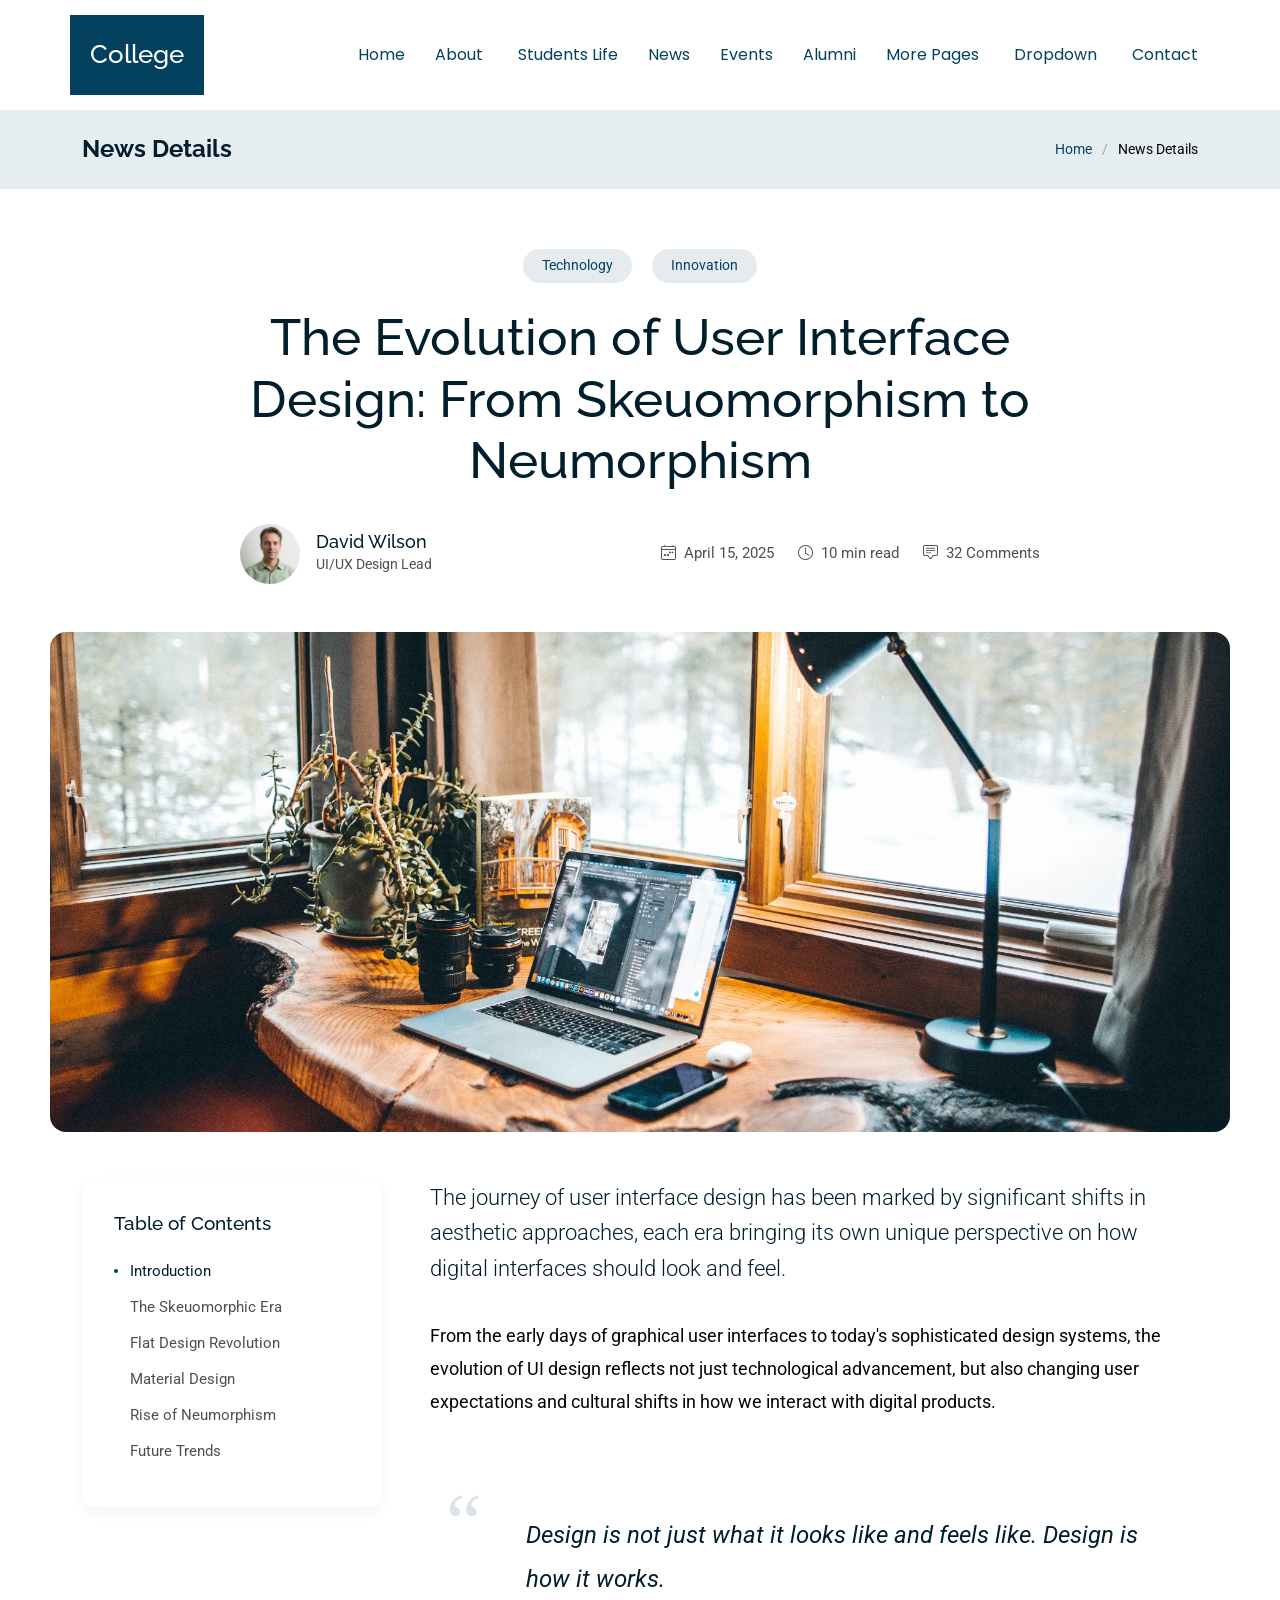
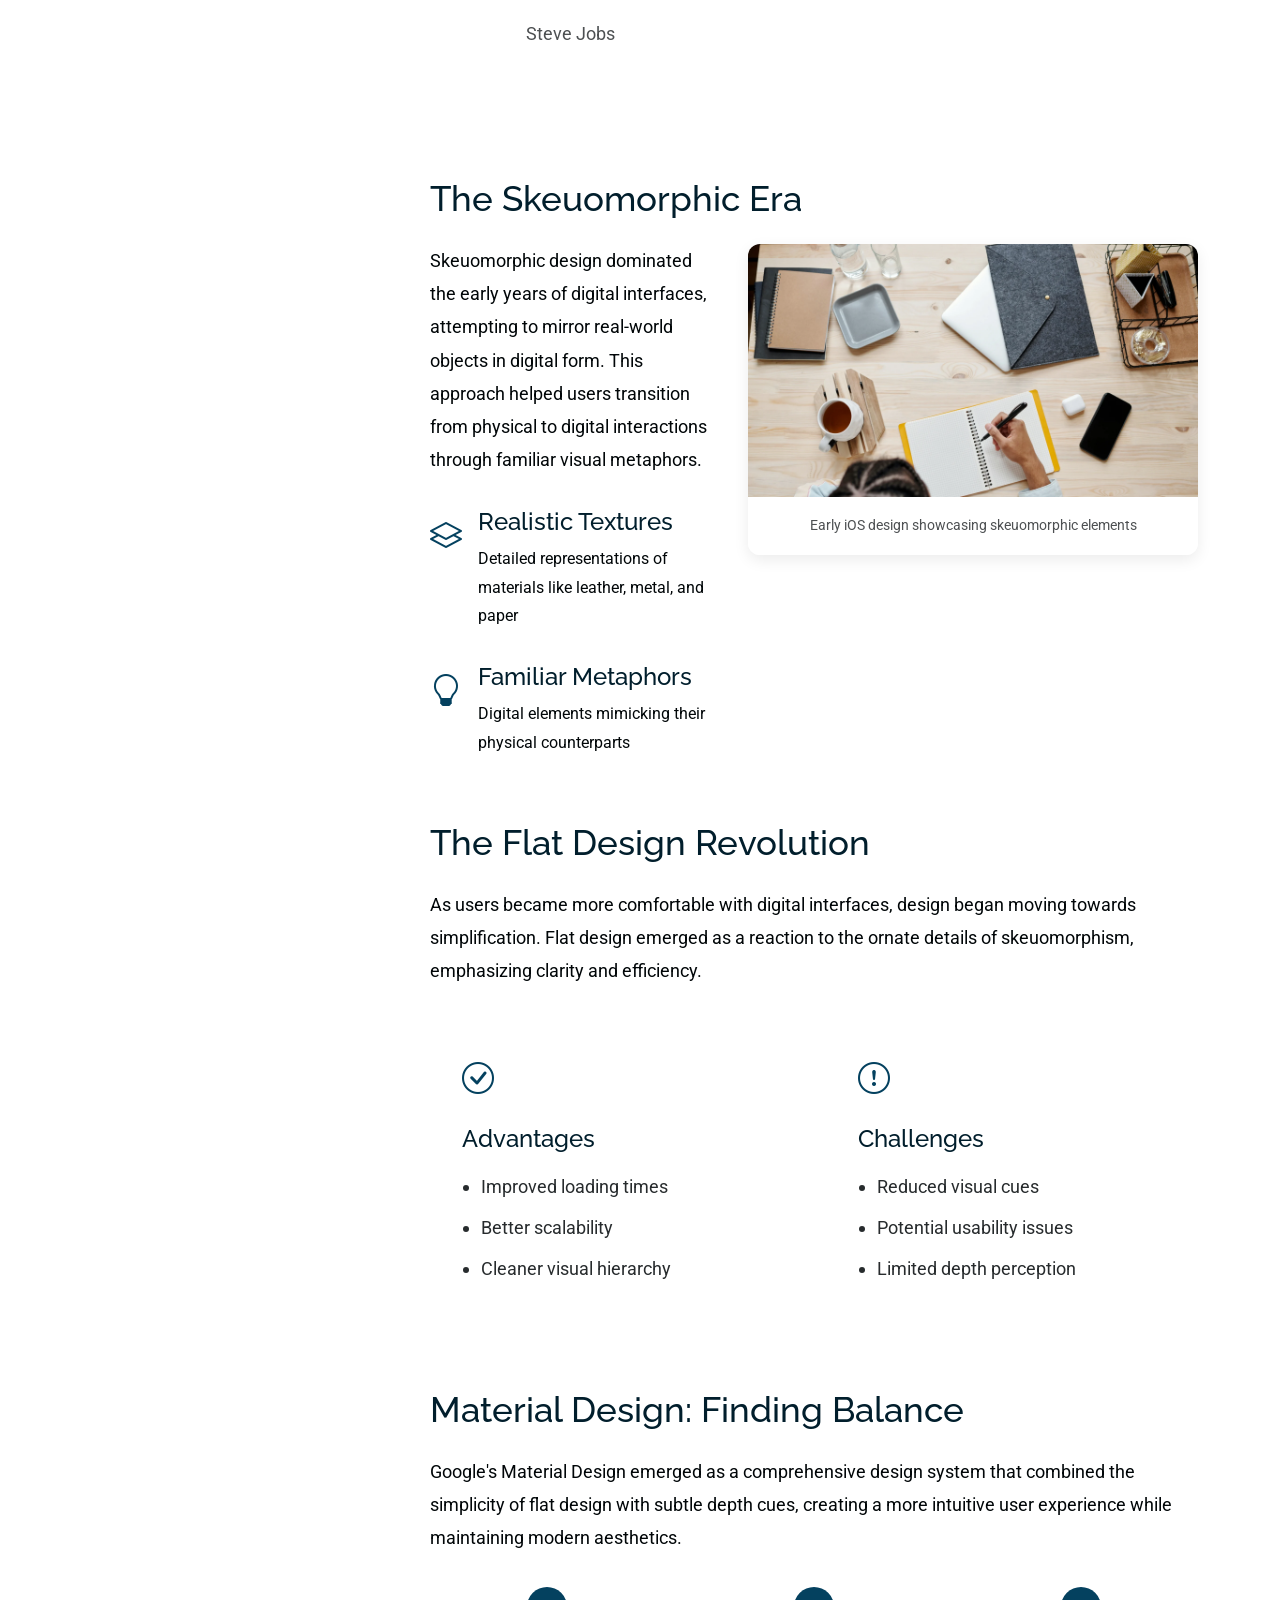
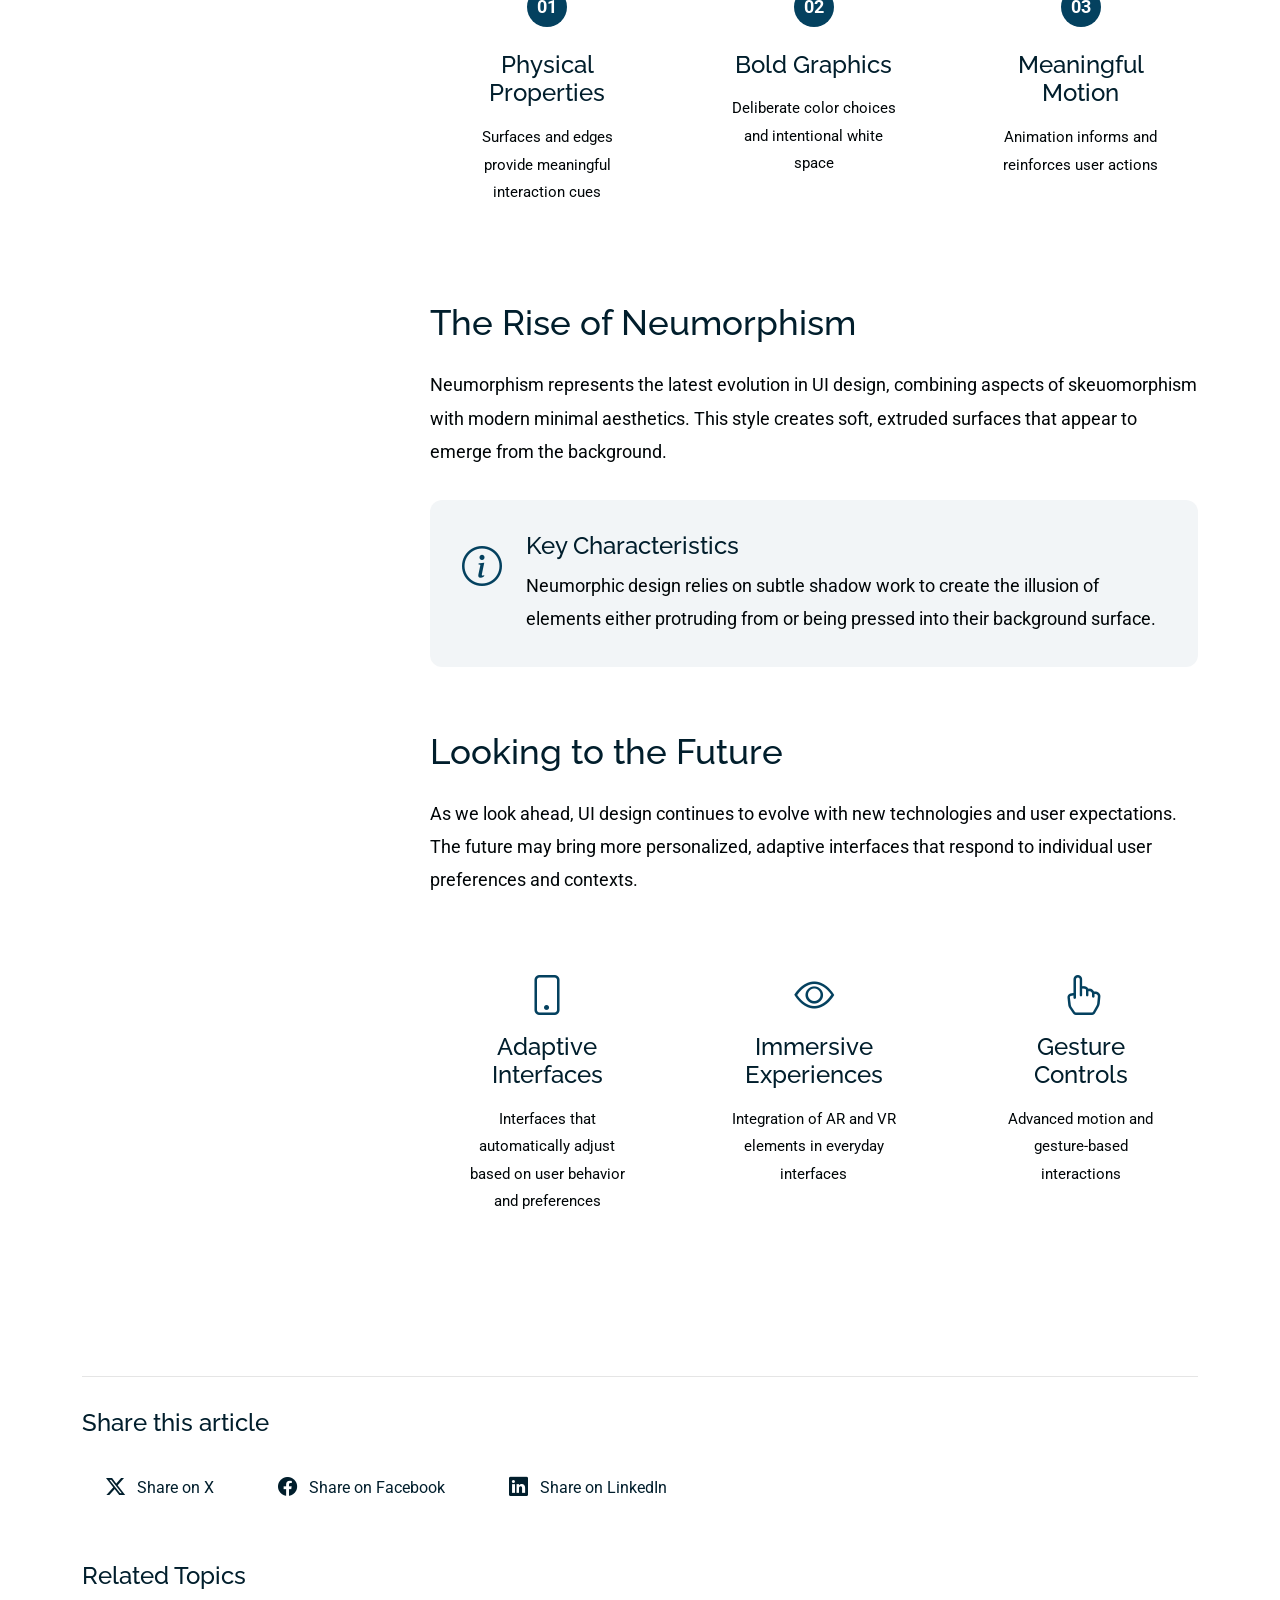
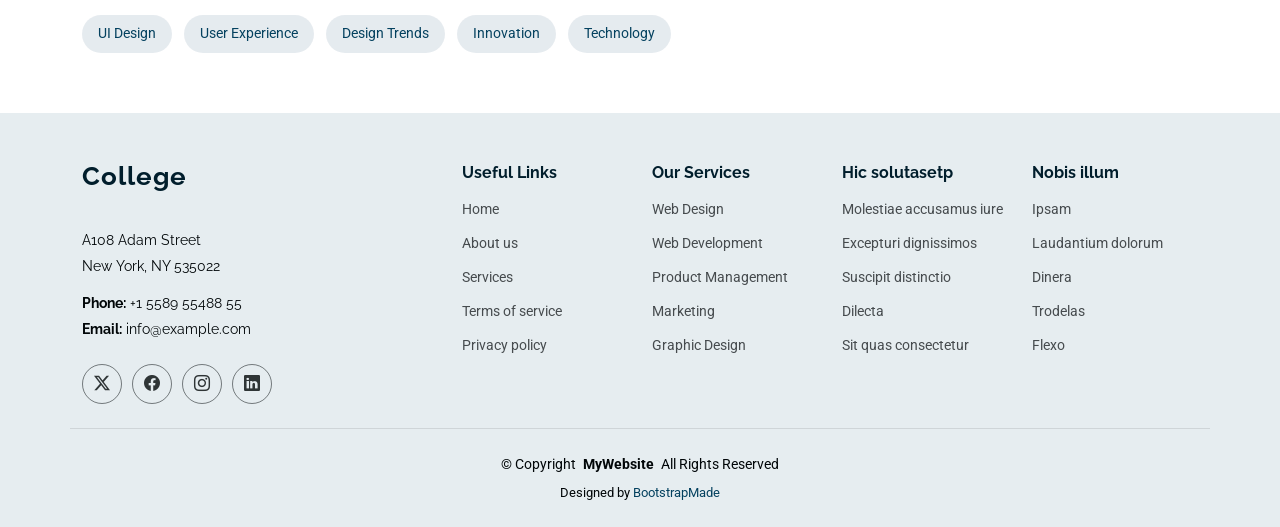
<file: news-details.html>
<!DOCTYPE html>
<html lang="en">
  <head>
    <meta charset="utf-8" />
    <meta content="width=device-width, initial-scale=1.0" name="viewport" />
    <title>News Details - College Bootstrap Template</title>
    <meta name="description" content="" />
    <meta name="keywords" content="" />

    <!-- Favicons -->
    <link href="assets/img/nn.png" rel="icon" />
    <link href="assets/img/apple-touch-icon.png" rel="apple-touch-icon" />

    <!-- Fonts -->
    <link href="https://fonts.googleapis.com" rel="preconnect" />
    <link href="https://fonts.gstatic.com" rel="preconnect" crossorigin />
    <link
      href="https://fonts.googleapis.com/css2?family=Roboto:ital,wght@0,100;0,300;0,400;0,500;0,700;0,900;1,100;1,300;1,400;1,500;1,700;1,900&family=Poppins:ital,wght@0,100;0,200;0,300;0,400;0,500;0,600;0,700;0,800;0,900;1,100;1,200;1,300;1,400;1,500;1,600;1,700;1,800;1,900&family=Raleway:ital,wght@0,100;0,200;0,300;0,400;0,500;0,600;0,700;0,800;0,900;1,100;1,200;1,300;1,400;1,500;1,600;1,700;1,800;1,900&display=swap"
      rel="stylesheet"
    />

    <!-- Vendor CSS Files -->
    <link
      href="assets/vendor/bootstrap/css/bootstrap.min.css"
      rel="stylesheet"
    />
    <link
      href="assets/vendor/bootstrap-icons/bootstrap-icons.css"
      rel="stylesheet"
    />
    <link href="assets/vendor/aos/aos.css" rel="stylesheet" />
    <link href="assets/vendor/swiper/swiper-bundle.min.css" rel="stylesheet" />
    <link
      href="assets/vendor/glightbox/css/glightbox.min.css"
      rel="stylesheet"
    />

    <!-- Main CSS File -->
    <link href="assets/css/main.css" rel="stylesheet" />

    <!-- =======================================================
  * Template Name: College
  * Template URL: https://bootstrapmade.com/college-bootstrap-education-template/
  * Updated: Jun 19 2025 with Bootstrap v5.3.6
  * Author: BootstrapMade.com
  * License: https://bootstrapmade.com/license/
  ======================================================== -->
  </head>

  <body class="news-details-page">
    <header id="header" class="header d-flex align-items-center sticky-top">
      <div
        class="header-container container-fluid container-xl position-relative d-flex align-items-center justify-content-end"
      >
        <a href="index.html" class="logo d-flex align-items-center me-auto">
          <!-- Uncomment the line below if you also wish to use an image logo -->
          <!-- <img src="assets/img/logo.webp" alt=""> -->
          <h1 class="sitename">College</h1>
        </a>

        <nav id="navmenu" class="navmenu">
          <ul>
            <li><a href="index.html">Home</a></li>
            <li class="dropdown">
              <a href="about.html"
                ><span>About</span>
                <i class="bi bi-chevron-down toggle-dropdown"></i
              ></a>
              <ul>
                <li><a href="about.html">About Us</a></li>
                <li><a href="admissions.html">Admissions</a></li>
                <li><a href="academics.html">Academics</a></li>
                <li><a href="faculty-staff.html">Faculty &amp; Staff</a></li>
                <li>
                  <a href="campus-facilities.html">Campus &amp; Facilities</a>
                </li>
              </ul>
            </li>

            <li><a href="students-life.html">Students Life</a></li>
            <li><a href="news.html">News</a></li>
            <li><a href="events.html">Events</a></li>
            <li><a href="alumni.html">Alumni</a></li>
            <li class="dropdown">
              <a href="#"
                ><span>More Pages</span>
                <i class="bi bi-chevron-down toggle-dropdown"></i
              ></a>
              <ul>
                <li>
                  <a href="news-details.html" class="active">News Details</a>
                </li>
                <li><a href="event-details.html">Event Details</a></li>
                <li><a href="privacy.html">Privacy</a></li>
                <li><a href="terms-of-service.html">Terms of Service</a></li>
                <li><a href="404.html">Error 404</a></li>
                <li><a href="starter-page.html">Starter Page</a></li>
              </ul>
            </li>

            <li class="dropdown">
              <a href="#"
                ><span>Dropdown</span>
                <i class="bi bi-chevron-down toggle-dropdown"></i
              ></a>
              <ul>
                <li><a href="#">Dropdown 1</a></li>
                <li class="dropdown">
                  <a href="#"
                    ><span>Deep Dropdown</span>
                    <i class="bi bi-chevron-down toggle-dropdown"></i
                  ></a>
                  <ul>
                    <li><a href="#">Deep Dropdown 1</a></li>
                    <li><a href="#">Deep Dropdown 2</a></li>
                    <li><a href="#">Deep Dropdown 3</a></li>
                    <li><a href="#">Deep Dropdown 4</a></li>
                    <li><a href="#">Deep Dropdown 5</a></li>
                  </ul>
                </li>
                <li><a href="#">Dropdown 2</a></li>
                <li><a href="#">Dropdown 3</a></li>
                <li><a href="#">Dropdown 4</a></li>
              </ul>
            </li>
            <li><a href="contact.html">Contact</a></li>
          </ul>
          <i class="mobile-nav-toggle d-xl-none bi bi-list"></i>
        </nav>
      </div>
    </header>

    <main class="main">
      <!-- Page Title -->
      <div class="page-title light-background">
        <div
          class="container d-lg-flex justify-content-between align-items-center"
        >
          <h1 class="mb-2 mb-lg-0">News Details</h1>
          <nav class="breadcrumbs">
            <ol>
              <li><a href="index.html">Home</a></li>
              <li class="current">News Details</li>
            </ol>
          </nav>
        </div>
      </div>
      <!-- End Page Title -->

      <!-- Blog Details Section -->
      <section id="blog-details" class="blog-details section">
        <div class="container" data-aos="fade-up">
          <article class="article">
            <div class="article-header">
              <div class="meta-categories" data-aos="fade-up">
                <a href="#" class="category">Technology</a>
                <a href="#" class="category">Innovation</a>
              </div>

              <h1 class="title" data-aos="fade-up" data-aos-delay="100">
                The Evolution of User Interface Design: From Skeuomorphism to
                Neumorphism
              </h1>

              <div class="article-meta" data-aos="fade-up" data-aos-delay="200">
                <div class="author">
                  <img
                    src="assets/img/person/person-m-6.webp"
                    alt="Author"
                    class="author-img"
                  />
                  <div class="author-info">
                    <h4>David Wilson</h4>
                    <span>UI/UX Design Lead</span>
                  </div>
                </div>
                <div class="post-info">
                  <span
                    ><i class="bi bi-calendar4-week"></i> April 15, 2025</span
                  >
                  <span><i class="bi bi-clock"></i> 10 min read</span>
                  <span
                    ><i class="bi bi-chat-square-text"></i> 32 Comments</span
                  >
                </div>
              </div>
            </div>

            <div class="article-featured-image" data-aos="zoom-in">
              <img
                src="assets/img/blog/blog-hero-1.webp"
                alt="UI Design Evolution"
                class="img-fluid"
              />
            </div>

            <div class="article-wrapper">
              <aside class="table-of-contents" data-aos="fade-left">
                <h3>Table of Contents</h3>
                <nav>
                  <ul>
                    <li>
                      <a href="#introduction" class="active">Introduction</a>
                    </li>
                    <li><a href="#skeuomorphism">The Skeuomorphic Era</a></li>
                    <li><a href="#flat-design">Flat Design Revolution</a></li>
                    <li><a href="#material-design">Material Design</a></li>
                    <li><a href="#neumorphism">Rise of Neumorphism</a></li>
                    <li><a href="#future">Future Trends</a></li>
                  </ul>
                </nav>
              </aside>

              <div class="article-content">
                <div
                  class="content-section"
                  id="introduction"
                  data-aos="fade-up"
                >
                  <p class="lead">
                    The journey of user interface design has been marked by
                    significant shifts in aesthetic approaches, each era
                    bringing its own unique perspective on how digital
                    interfaces should look and feel.
                  </p>

                  <p>
                    From the early days of graphical user interfaces to today's
                    sophisticated design systems, the evolution of UI design
                    reflects not just technological advancement, but also
                    changing user expectations and cultural shifts in how we
                    interact with digital products.
                  </p>

                  <div class="highlight-quote">
                    <blockquote>
                      <p>
                        Design is not just what it looks like and feels like.
                        Design is how it works.
                      </p>
                      <cite>Steve Jobs</cite>
                    </blockquote>
                  </div>
                </div>

                <div
                  class="content-section"
                  id="skeuomorphism"
                  data-aos="fade-up"
                >
                  <h2>The Skeuomorphic Era</h2>
                  <div class="image-with-caption right">
                    <img
                      src="assets/img/blog/blog-hero-2.webp"
                      alt="Skeuomorphic Design Example"
                      class="img-fluid"
                      loading="lazy"
                    />
                    <figcaption>
                      Early iOS design showcasing skeuomorphic elements
                    </figcaption>
                  </div>
                  <p>
                    Skeuomorphic design dominated the early years of digital
                    interfaces, attempting to mirror real-world objects in
                    digital form. This approach helped users transition from
                    physical to digital interactions through familiar visual
                    metaphors.
                  </p>

                  <div class="feature-points">
                    <div class="point">
                      <i class="bi bi-layers"></i>
                      <div>
                        <h4>Realistic Textures</h4>
                        <p>
                          Detailed representations of materials like leather,
                          metal, and paper
                        </p>
                      </div>
                    </div>
                    <div class="point">
                      <i class="bi bi-lightbulb"></i>
                      <div>
                        <h4>Familiar Metaphors</h4>
                        <p>
                          Digital elements mimicking their physical counterparts
                        </p>
                      </div>
                    </div>
                  </div>
                </div>

                <div
                  class="content-section"
                  id="flat-design"
                  data-aos="fade-up"
                >
                  <h2>The Flat Design Revolution</h2>
                  <p>
                    As users became more comfortable with digital interfaces,
                    design began moving towards simplification. Flat design
                    emerged as a reaction to the ornate details of
                    skeuomorphism, emphasizing clarity and efficiency.
                  </p>

                  <div class="comparison-grid">
                    <div class="row g-4">
                      <div class="col-md-6">
                        <div class="comparison-card">
                          <div class="icon">
                            <i class="bi bi-check-circle"></i>
                          </div>
                          <h4>Advantages</h4>
                          <ul>
                            <li>Improved loading times</li>
                            <li>Better scalability</li>
                            <li>Cleaner visual hierarchy</li>
                          </ul>
                        </div>
                      </div>
                      <div class="col-md-6">
                        <div class="comparison-card">
                          <div class="icon">
                            <i class="bi bi-exclamation-circle"></i>
                          </div>
                          <h4>Challenges</h4>
                          <ul>
                            <li>Reduced visual cues</li>
                            <li>Potential usability issues</li>
                            <li>Limited depth perception</li>
                          </ul>
                        </div>
                      </div>
                    </div>
                  </div>
                </div>

                <div
                  class="content-section"
                  id="material-design"
                  data-aos="fade-up"
                >
                  <h2>Material Design: Finding Balance</h2>
                  <p>
                    Google's Material Design emerged as a comprehensive design
                    system that combined the simplicity of flat design with
                    subtle depth cues, creating a more intuitive user experience
                    while maintaining modern aesthetics.
                  </p>

                  <div class="key-principles">
                    <div class="principle">
                      <span class="number">01</span>
                      <h4>Physical Properties</h4>
                      <p>
                        Surfaces and edges provide meaningful interaction cues
                      </p>
                    </div>
                    <div class="principle">
                      <span class="number">02</span>
                      <h4>Bold Graphics</h4>
                      <p>
                        Deliberate color choices and intentional white space
                      </p>
                    </div>
                    <div class="principle">
                      <span class="number">03</span>
                      <h4>Meaningful Motion</h4>
                      <p>Animation informs and reinforces user actions</p>
                    </div>
                  </div>
                </div>

                <div
                  class="content-section"
                  id="neumorphism"
                  data-aos="fade-up"
                >
                  <h2>The Rise of Neumorphism</h2>
                  <p>
                    Neumorphism represents the latest evolution in UI design,
                    combining aspects of skeuomorphism with modern minimal
                    aesthetics. This style creates soft, extruded surfaces that
                    appear to emerge from the background.
                  </p>

                  <div class="info-box">
                    <div class="icon">
                      <i class="bi bi-info-circle"></i>
                    </div>
                    <div class="content">
                      <h4>Key Characteristics</h4>
                      <p>
                        Neumorphic design relies on subtle shadow work to create
                        the illusion of elements either protruding from or being
                        pressed into their background surface.
                      </p>
                    </div>
                  </div>
                </div>

                <div class="content-section" id="future" data-aos="fade-up">
                  <h2>Looking to the Future</h2>
                  <p>
                    As we look ahead, UI design continues to evolve with new
                    technologies and user expectations. The future may bring
                    more personalized, adaptive interfaces that respond to
                    individual user preferences and contexts.
                  </p>

                  <div class="future-trends">
                    <div class="trend">
                      <i class="bi bi-phone"></i>
                      <h4>Adaptive Interfaces</h4>
                      <p>
                        Interfaces that automatically adjust based on user
                        behavior and preferences
                      </p>
                    </div>
                    <div class="trend">
                      <i class="bi bi-eye"></i>
                      <h4>Immersive Experiences</h4>
                      <p>
                        Integration of AR and VR elements in everyday interfaces
                      </p>
                    </div>
                    <div class="trend">
                      <i class="bi bi-hand-index"></i>
                      <h4>Gesture Controls</h4>
                      <p>Advanced motion and gesture-based interactions</p>
                    </div>
                  </div>
                </div>
              </div>
            </div>

            <div class="article-footer" data-aos="fade-up">
              <div class="share-article">
                <h4>Share this article</h4>
                <div class="share-buttons">
                  <a href="#" class="share-button twitter">
                    <i class="bi bi-twitter-x"></i>
                    <span>Share on X</span>
                  </a>
                  <a href="#" class="share-button facebook">
                    <i class="bi bi-facebook"></i>
                    <span>Share on Facebook</span>
                  </a>
                  <a href="#" class="share-button linkedin">
                    <i class="bi bi-linkedin"></i>
                    <span>Share on LinkedIn</span>
                  </a>
                </div>
              </div>

              <div class="article-tags">
                <h4>Related Topics</h4>
                <div class="tags">
                  <a href="#" class="tag">UI Design</a>
                  <a href="#" class="tag">User Experience</a>
                  <a href="#" class="tag">Design Trends</a>
                  <a href="#" class="tag">Innovation</a>
                  <a href="#" class="tag">Technology</a>
                </div>
              </div>
            </div>
          </article>
        </div>
      </section>
      <!-- /Blog Details Section -->
    </main>

    <footer id="footer" class="footer position-relative light-background">
      <div class="container footer-top">
        <div class="row gy-4">
          <div class="col-lg-4 col-md-6 footer-about">
            <a href="index.html" class="logo d-flex align-items-center">
              <span class="sitename">College</span>
            </a>
            <div class="footer-contact pt-3">
              <p>A108 Adam Street</p>
              <p>New York, NY 535022</p>
              <p class="mt-3">
                <strong>Phone:</strong> <span>+1 5589 55488 55</span>
              </p>
              <p><strong>Email:</strong> <span>info@example.com</span></p>
            </div>
            <div class="social-links d-flex mt-4">
              <a href=""><i class="bi bi-twitter-x"></i></a>
              <a href=""><i class="bi bi-facebook"></i></a>
              <a href=""><i class="bi bi-instagram"></i></a>
              <a href=""><i class="bi bi-linkedin"></i></a>
            </div>
          </div>

          <div class="col-lg-2 col-md-3 footer-links">
            <h4>Useful Links</h4>
            <ul>
              <li><a href="#">Home</a></li>
              <li><a href="#">About us</a></li>
              <li><a href="#">Services</a></li>
              <li><a href="#">Terms of service</a></li>
              <li><a href="#">Privacy policy</a></li>
            </ul>
          </div>

          <div class="col-lg-2 col-md-3 footer-links">
            <h4>Our Services</h4>
            <ul>
              <li><a href="#">Web Design</a></li>
              <li><a href="#">Web Development</a></li>
              <li><a href="#">Product Management</a></li>
              <li><a href="#">Marketing</a></li>
              <li><a href="#">Graphic Design</a></li>
            </ul>
          </div>

          <div class="col-lg-2 col-md-3 footer-links">
            <h4>Hic solutasetp</h4>
            <ul>
              <li><a href="#">Molestiae accusamus iure</a></li>
              <li><a href="#">Excepturi dignissimos</a></li>
              <li><a href="#">Suscipit distinctio</a></li>
              <li><a href="#">Dilecta</a></li>
              <li><a href="#">Sit quas consectetur</a></li>
            </ul>
          </div>

          <div class="col-lg-2 col-md-3 footer-links">
            <h4>Nobis illum</h4>
            <ul>
              <li><a href="#">Ipsam</a></li>
              <li><a href="#">Laudantium dolorum</a></li>
              <li><a href="#">Dinera</a></li>
              <li><a href="#">Trodelas</a></li>
              <li><a href="#">Flexo</a></li>
            </ul>
          </div>
        </div>
      </div>

      <div class="container copyright text-center mt-4">
        <p>
          © <span>Copyright</span>
          <strong class="px-1 sitename">MyWebsite</strong>
          <span>All Rights Reserved</span>
        </p>
        <div class="credits">
          <!-- All the links in the footer should remain intact. -->
          <!-- You can delete the links only if you've purchased the pro version. -->
          <!-- Licensing information: https://bootstrapmade.com/license/ -->
          <!-- Purchase the pro version with working PHP/AJAX contact form: [buy-url] -->
          Designed by <a href="https://bootstrapmade.com/">BootstrapMade</a>
        </div>
      </div>
    </footer>

    <!-- Scroll Top -->
    <a
      href="#"
      id="scroll-top"
      class="scroll-top d-flex align-items-center justify-content-center"
      ><i class="bi bi-arrow-up-short"></i
    ></a>

    <!-- Preloader -->
    <div id="preloader"></div>

    <!-- Vendor JS Files -->
    <script src="assets/vendor/bootstrap/js/bootstrap.bundle.min.js"></script>
    <script src="assets/vendor/php-email-form/validate.js"></script>
    <script src="assets/vendor/aos/aos.js"></script>
    <script src="assets/vendor/swiper/swiper-bundle.min.js"></script>
    <script src="assets/vendor/purecounter/purecounter_vanilla.js"></script>
    <script src="assets/vendor/imagesloaded/imagesloaded.pkgd.min.js"></script>
    <script src="assets/vendor/isotope-layout/isotope.pkgd.min.js"></script>
    <script src="assets/vendor/glightbox/js/glightbox.min.js"></script>

    <!-- Main JS File -->
    <script src="assets/js/main.js"></script>
  </body>
</html>
</file>
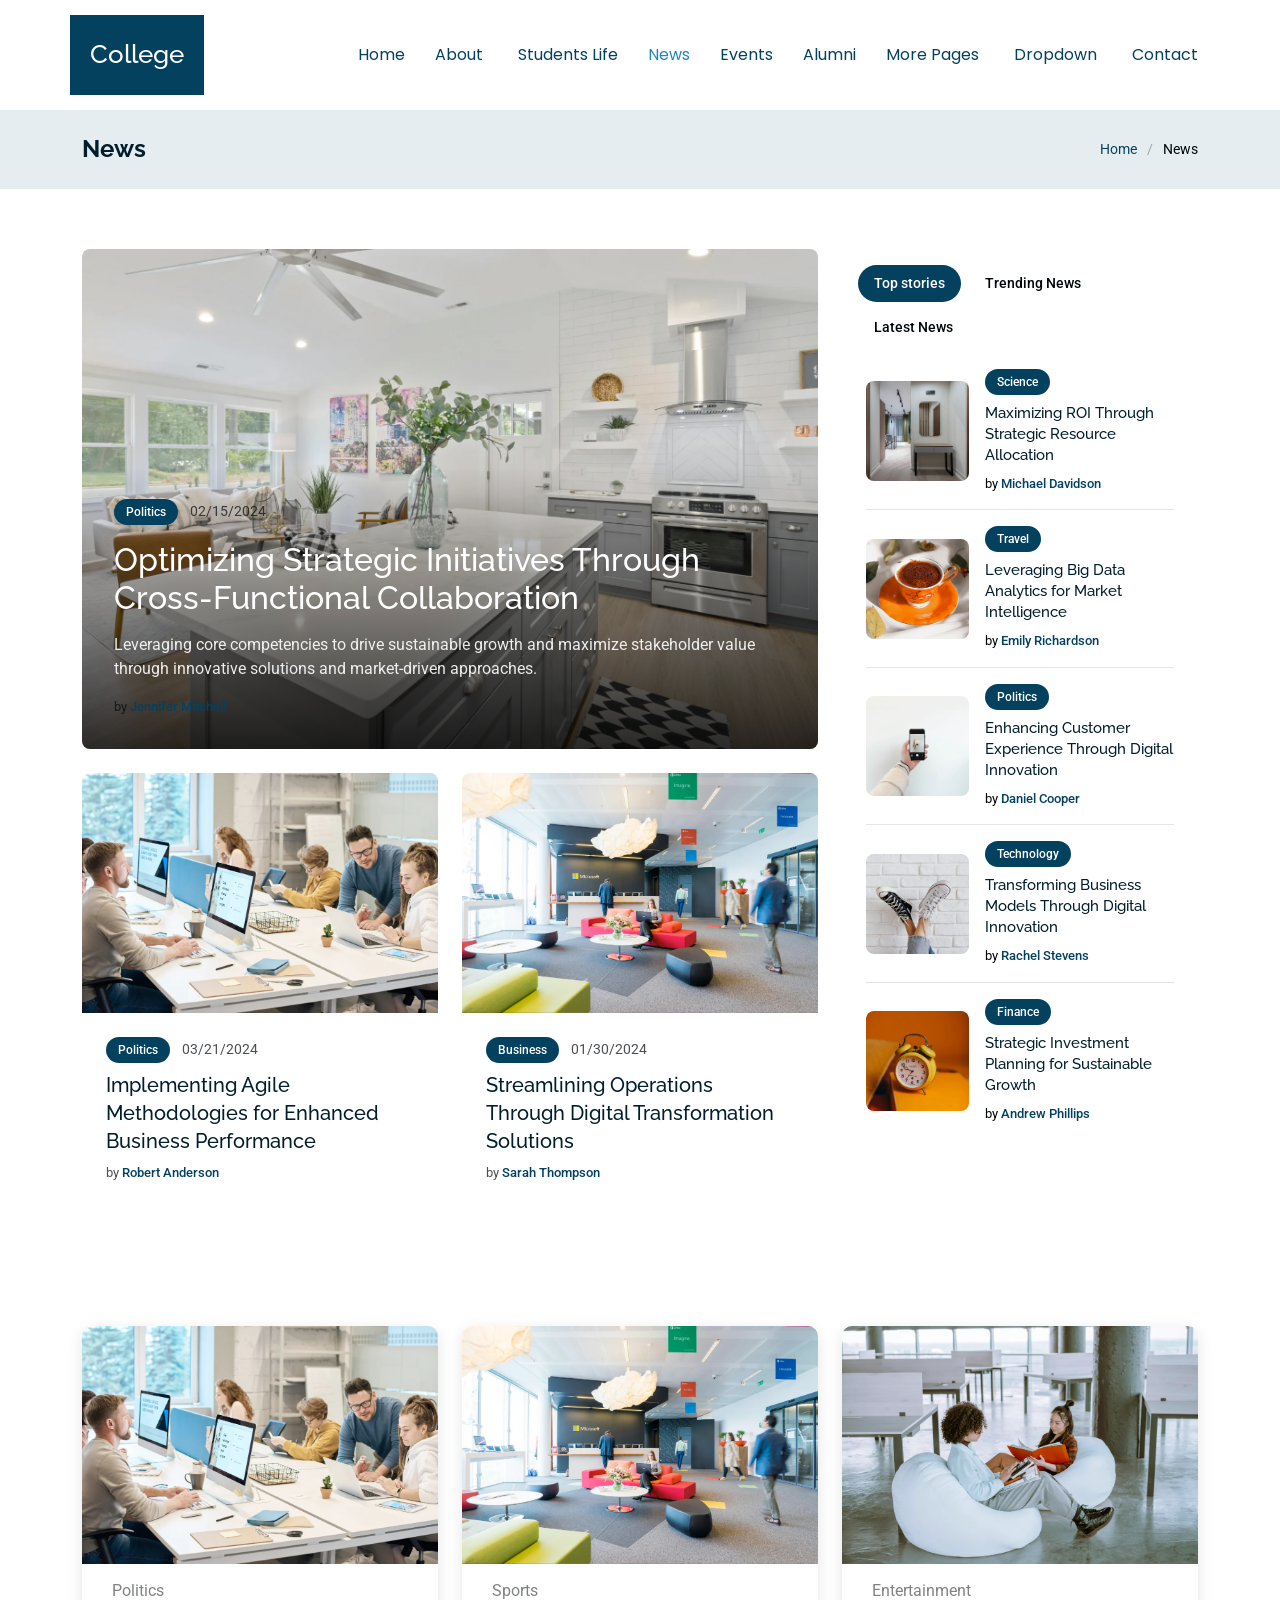
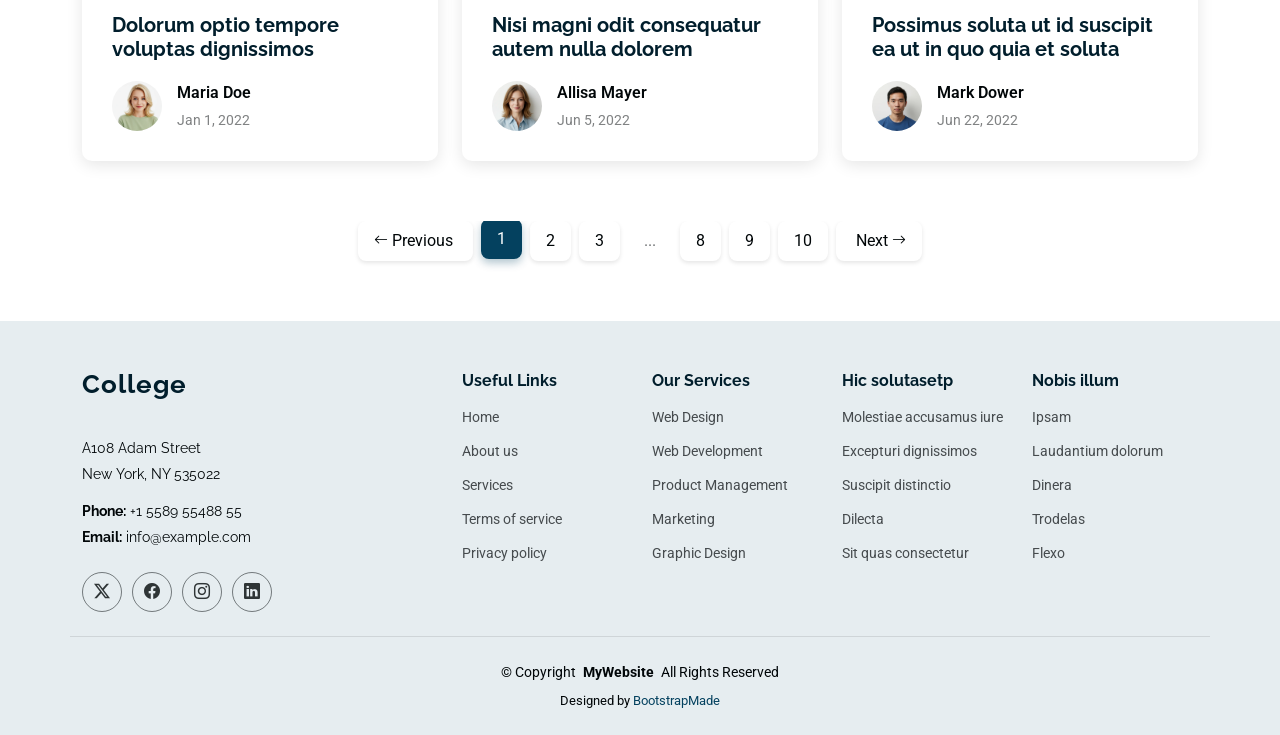
<file: news.html>
<!DOCTYPE html>
<html lang="en">
  <head>
    <meta charset="utf-8" />
    <meta content="width=device-width, initial-scale=1.0" name="viewport" />
    <title>News - College Bootstrap Template</title>
    <meta name="description" content="" />
    <meta name="keywords" content="" />

    <!-- Favicons -->
    <link href="assets/img/nn.png" rel="icon" />
    <link href="assets/img/apple-touch-icon.png" rel="apple-touch-icon" />

    <!-- Fonts -->
    <link href="https://fonts.googleapis.com" rel="preconnect" />
    <link href="https://fonts.gstatic.com" rel="preconnect" crossorigin />
    <link
      href="https://fonts.googleapis.com/css2?family=Roboto:ital,wght@0,100;0,300;0,400;0,500;0,700;0,900;1,100;1,300;1,400;1,500;1,700;1,900&family=Poppins:ital,wght@0,100;0,200;0,300;0,400;0,500;0,600;0,700;0,800;0,900;1,100;1,200;1,300;1,400;1,500;1,600;1,700;1,800;1,900&family=Raleway:ital,wght@0,100;0,200;0,300;0,400;0,500;0,600;0,700;0,800;0,900;1,100;1,200;1,300;1,400;1,500;1,600;1,700;1,800;1,900&display=swap"
      rel="stylesheet"
    />

    <!-- Vendor CSS Files -->
    <link
      href="assets/vendor/bootstrap/css/bootstrap.min.css"
      rel="stylesheet"
    />
    <link
      href="assets/vendor/bootstrap-icons/bootstrap-icons.css"
      rel="stylesheet"
    />
    <link href="assets/vendor/aos/aos.css" rel="stylesheet" />
    <link href="assets/vendor/swiper/swiper-bundle.min.css" rel="stylesheet" />
    <link
      href="assets/vendor/glightbox/css/glightbox.min.css"
      rel="stylesheet"
    />

    <!-- Main CSS File -->
    <link href="assets/css/main.css" rel="stylesheet" />

    <!-- =======================================================
  * Template Name: College
  * Template URL: https://bootstrapmade.com/college-bootstrap-education-template/
  * Updated: Jun 19 2025 with Bootstrap v5.3.6
  * Author: BootstrapMade.com
  * License: https://bootstrapmade.com/license/
  ======================================================== -->
  </head>

  <body class="news-page">
    <header id="header" class="header d-flex align-items-center sticky-top">
      <div
        class="header-container container-fluid container-xl position-relative d-flex align-items-center justify-content-end"
      >
        <a href="index.html" class="logo d-flex align-items-center me-auto">
          <!-- Uncomment the line below if you also wish to use an image logo -->
          <!-- <img src="assets/img/logo.webp" alt=""> -->
          <h1 class="sitename">College</h1>
        </a>

        <nav id="navmenu" class="navmenu">
          <ul>
            <li><a href="index.html">Home</a></li>
            <li class="dropdown">
              <a href="about.html"
                ><span>About</span>
                <i class="bi bi-chevron-down toggle-dropdown"></i
              ></a>
              <ul>
                <li><a href="about.html">About Us</a></li>
                <li><a href="admissions.html">Admissions</a></li>
                <li><a href="academics.html">Academics</a></li>
                <li><a href="faculty-staff.html">Faculty &amp; Staff</a></li>
                <li>
                  <a href="campus-facilities.html">Campus &amp; Facilities</a>
                </li>
              </ul>
            </li>

            <li><a href="students-life.html">Students Life</a></li>
            <li><a href="news.html" class="active">News</a></li>
            <li><a href="events.html">Events</a></li>
            <li><a href="alumni.html">Alumni</a></li>
            <li class="dropdown">
              <a href="#"
                ><span>More Pages</span>
                <i class="bi bi-chevron-down toggle-dropdown"></i
              ></a>
              <ul>
                <li><a href="news-details.html">News Details</a></li>
                <li><a href="event-details.html">Event Details</a></li>
                <li><a href="privacy.html">Privacy</a></li>
                <li><a href="terms-of-service.html">Terms of Service</a></li>
                <li><a href="404.html">Error 404</a></li>
                <li><a href="starter-page.html">Starter Page</a></li>
              </ul>
            </li>

            <li class="dropdown">
              <a href="#"
                ><span>Dropdown</span>
                <i class="bi bi-chevron-down toggle-dropdown"></i
              ></a>
              <ul>
                <li><a href="#">Dropdown 1</a></li>
                <li class="dropdown">
                  <a href="#"
                    ><span>Deep Dropdown</span>
                    <i class="bi bi-chevron-down toggle-dropdown"></i
                  ></a>
                  <ul>
                    <li><a href="#">Deep Dropdown 1</a></li>
                    <li><a href="#">Deep Dropdown 2</a></li>
                    <li><a href="#">Deep Dropdown 3</a></li>
                    <li><a href="#">Deep Dropdown 4</a></li>
                    <li><a href="#">Deep Dropdown 5</a></li>
                  </ul>
                </li>
                <li><a href="#">Dropdown 2</a></li>
                <li><a href="#">Dropdown 3</a></li>
                <li><a href="#">Dropdown 4</a></li>
              </ul>
            </li>
            <li><a href="contact.html">Contact</a></li>
          </ul>
          <i class="mobile-nav-toggle d-xl-none bi bi-list"></i>
        </nav>
      </div>
    </header>

    <main class="main">
      <!-- Page Title -->
      <div class="page-title light-background">
        <div
          class="container d-lg-flex justify-content-between align-items-center"
        >
          <h1 class="mb-2 mb-lg-0">News</h1>
          <nav class="breadcrumbs">
            <ol>
              <li><a href="index.html">Home</a></li>
              <li class="current">News</li>
            </ol>
          </nav>
        </div>
      </div>
      <!-- End Page Title -->

      <!-- News Hero Section -->
      <section id="news-hero" class="news-hero section">
        <div class="container" data-aos="fade-up" data-aos-delay="100">
          <div class="row g-4">
            <!-- Main Content Area -->
            <div class="col-lg-8">
              <!-- Featured Article -->
              <article
                class="featured-post position-relative mb-4"
                data-aos="fade-up"
              >
                <img
                  src="assets/img/blog/blog-hero-9.webp"
                  alt="Featured post"
                  class="img-fluid"
                />
                <div class="post-overlay">
                  <div class="post-content">
                    <div class="post-meta">
                      <span class="category">Politics</span>
                      <span class="date">02/15/2024</span>
                    </div>
                    <h2 class="post-title">
                      <a href="#"
                        >Optimizing Strategic Initiatives Through
                        Cross-Functional Collaboration</a
                      >
                    </h2>
                    <p class="post-excerpt">
                      Leveraging core competencies to drive sustainable growth
                      and maximize stakeholder value through innovative
                      solutions and market-driven approaches.
                    </p>
                    <div class="post-author">
                      <span>by</span>
                      <a href="#">Jennifer Mitchell</a>
                    </div>
                  </div>
                </div>
              </article>

              <!-- Secondary Articles -->
              <div class="row g-4">
                <div class="col-md-6">
                  <article class="secondary-post" data-aos="fade-up">
                    <div class="post-image">
                      <img
                        src="assets/img/blog/blog-post-1.webp"
                        alt="Post"
                        class="img-fluid"
                      />
                    </div>
                    <div class="post-content">
                      <div class="post-meta">
                        <span class="category">Politics</span>
                        <span class="date">03/21/2024</span>
                      </div>
                      <h3 class="post-title">
                        <a href="#"
                          >Implementing Agile Methodologies for Enhanced
                          Business Performance</a
                        >
                      </h3>
                      <div class="post-author">
                        <span>by</span>
                        <a href="#">Robert Anderson</a>
                      </div>
                    </div>
                  </article>
                </div>
                <div class="col-md-6">
                  <article
                    class="secondary-post"
                    data-aos="fade-up"
                    data-aos-delay="100"
                  >
                    <div class="post-image">
                      <img
                        src="assets/img/blog/blog-post-2.webp"
                        alt="Post"
                        class="img-fluid"
                      />
                    </div>
                    <div class="post-content">
                      <div class="post-meta">
                        <span class="category">Business</span>
                        <span class="date">01/30/2024</span>
                      </div>
                      <h3 class="post-title">
                        <a href="#"
                          >Streamlining Operations Through Digital
                          Transformation Solutions</a
                        >
                      </h3>
                      <div class="post-author">
                        <span>by</span>
                        <a href="#">Sarah Thompson</a>
                      </div>
                    </div>
                  </article>
                </div>
              </div>
            </div>
            <!-- End Main Content Area -->

            <!-- Sidebar with Tabs -->
            <div class="col-lg-4">
              <div class="news-tabs" data-aos="fade-up" data-aos-delay="200">
                <ul class="nav nav-tabs" role="tablist">
                  <li class="nav-item" role="presentation">
                    <button
                      class="nav-link active"
                      data-bs-toggle="tab"
                      data-bs-target="#top-stories"
                      type="button"
                    >
                      Top stories
                    </button>
                  </li>
                  <li class="nav-item" role="presentation">
                    <button
                      class="nav-link"
                      data-bs-toggle="tab"
                      data-bs-target="#trending"
                      type="button"
                    >
                      Trending News
                    </button>
                  </li>
                  <li class="nav-item" role="presentation">
                    <button
                      class="nav-link"
                      data-bs-toggle="tab"
                      data-bs-target="#latest"
                      type="button"
                    >
                      Latest News
                    </button>
                  </li>
                </ul>

                <div class="tab-content">
                  <!-- Top Stories Tab -->
                  <div class="tab-pane fade show active" id="top-stories">
                    <article class="tab-post">
                      <div class="row g-0 align-items-center">
                        <div class="col-4">
                          <img
                            src="assets/img/blog/blog-post-square-1.webp"
                            alt="Post"
                            class="img-fluid"
                          />
                        </div>
                        <div class="col-8">
                          <div class="post-content">
                            <span class="category">Science</span>
                            <h4 class="post-title">
                              <a href="#"
                                >Maximizing ROI Through Strategic Resource
                                Allocation</a
                              >
                            </h4>
                            <div class="post-author">
                              by <a href="#">Michael Davidson</a>
                            </div>
                          </div>
                        </div>
                      </div>
                    </article>

                    <article class="tab-post">
                      <div class="row g-0 align-items-center">
                        <div class="col-4">
                          <img
                            src="assets/img/blog/blog-post-square-2.webp"
                            alt="Post"
                            class="img-fluid"
                          />
                        </div>
                        <div class="col-8">
                          <div class="post-content">
                            <span class="category">Travel</span>
                            <h4 class="post-title">
                              <a href="#"
                                >Leveraging Big Data Analytics for Market
                                Intelligence</a
                              >
                            </h4>
                            <div class="post-author">
                              by <a href="#">Emily Richardson</a>
                            </div>
                          </div>
                        </div>
                      </div>
                    </article>

                    <article class="tab-post">
                      <div class="row g-0 align-items-center">
                        <div class="col-4">
                          <img
                            src="assets/img/blog/blog-post-square-3.webp"
                            alt="Post"
                            class="img-fluid"
                          />
                        </div>
                        <div class="col-8">
                          <div class="post-content">
                            <span class="category">Politics</span>
                            <h4 class="post-title">
                              <a href="#"
                                >Enhancing Customer Experience Through Digital
                                Innovation</a
                              >
                            </h4>
                            <div class="post-author">
                              by <a href="#">Daniel Cooper</a>
                            </div>
                          </div>
                        </div>
                      </div>
                    </article>

                    <article class="tab-post">
                      <div class="row g-0 align-items-center">
                        <div class="col-4">
                          <img
                            src="assets/img/blog/blog-post-square-4.webp"
                            alt="Post"
                            class="img-fluid"
                          />
                        </div>
                        <div class="col-8">
                          <div class="post-content">
                            <span class="category">Technology</span>
                            <h4 class="post-title">
                              <a href="#"
                                >Transforming Business Models Through Digital
                                Innovation</a
                              >
                            </h4>
                            <div class="post-author">
                              by <a href="#">Rachel Stevens</a>
                            </div>
                          </div>
                        </div>
                      </div>
                    </article>

                    <article class="tab-post">
                      <div class="row g-0 align-items-center">
                        <div class="col-4">
                          <img
                            src="assets/img/blog/blog-post-square-5.webp"
                            alt="Post"
                            class="img-fluid"
                          />
                        </div>
                        <div class="col-8">
                          <div class="post-content">
                            <span class="category">Finance</span>
                            <h4 class="post-title">
                              <a href="#"
                                >Strategic Investment Planning for Sustainable
                                Growth</a
                              >
                            </h4>
                            <div class="post-author">
                              by <a href="#">Andrew Phillips</a>
                            </div>
                          </div>
                        </div>
                      </div>
                    </article>
                  </div>

                  <!-- Trending News Tab -->
                  <div class="tab-pane fade" id="trending">
                    <article class="tab-post">
                      <div class="row g-0 align-items-center">
                        <div class="col-4">
                          <img
                            src="assets/img/blog/blog-post-square-4.webp"
                            alt="Post"
                            class="img-fluid"
                          />
                        </div>
                        <div class="col-8">
                          <div class="post-content">
                            <span class="category">Science</span>
                            <h4 class="post-title">
                              <a href="#"
                                >Implementing Sustainable Business Practices for
                                Long-term Growth</a
                              >
                            </h4>
                            <div class="post-author">
                              by <a href="#">Alexandra Foster</a>
                            </div>
                          </div>
                        </div>
                      </div>
                    </article>

                    <article class="tab-post">
                      <div class="row g-0 align-items-center">
                        <div class="col-4">
                          <img
                            src="assets/img/blog/blog-post-square-5.webp"
                            alt="Post"
                            class="img-fluid"
                          />
                        </div>
                        <div class="col-8">
                          <div class="post-content">
                            <span class="category">Style</span>
                            <h4 class="post-title">
                              <a href="#"
                                >Optimizing Supply Chain Management Through
                                Technology Integration</a
                              >
                            </h4>
                            <div class="post-author">
                              by <a href="#">Christopher Wells</a>
                            </div>
                          </div>
                        </div>
                      </div>
                    </article>

                    <article class="tab-post">
                      <div class="row g-0 align-items-center">
                        <div class="col-4">
                          <img
                            src="assets/img/blog/blog-post-square-6.webp"
                            alt="Post"
                            class="img-fluid"
                          />
                        </div>
                        <div class="col-8">
                          <div class="post-content">
                            <span class="category">Politics</span>
                            <h4 class="post-title">
                              <a href="#"
                                >Developing Strategic Partnerships for Market
                                Expansion</a
                              >
                            </h4>
                            <div class="post-author">
                              by <a href="#">Victoria Palmer</a>
                            </div>
                          </div>
                        </div>
                      </div>
                    </article>

                    <article class="tab-post">
                      <div class="row g-0 align-items-center">
                        <div class="col-4">
                          <img
                            src="assets/img/blog/blog-post-square-7.webp"
                            alt="Post"
                            class="img-fluid"
                          />
                        </div>
                        <div class="col-8">
                          <div class="post-content">
                            <span class="category">Marketing</span>
                            <h4 class="post-title">
                              <a href="#"
                                >Enhancing Brand Value Through Customer-Centric
                                Strategies</a
                              >
                            </h4>
                            <div class="post-author">
                              by <a href="#">Sophia Rodriguez</a>
                            </div>
                          </div>
                        </div>
                      </div>
                    </article>

                    <article class="tab-post">
                      <div class="row g-0 align-items-center">
                        <div class="col-4">
                          <img
                            src="assets/img/blog/blog-post-square-8.webp"
                            alt="Post"
                            class="img-fluid"
                          />
                        </div>
                        <div class="col-8">
                          <div class="post-content">
                            <span class="category">Leadership</span>
                            <h4 class="post-title">
                              <a href="#"
                                >Building High-Performance Teams in Dynamic
                                Environments</a
                              >
                            </h4>
                            <div class="post-author">
                              by <a href="#">Nathan Brooks</a>
                            </div>
                          </div>
                        </div>
                      </div>
                    </article>
                  </div>

                  <!-- Latest News Tab -->
                  <div class="tab-pane fade" id="latest">
                    <article class="tab-post">
                      <div class="row g-0 align-items-center">
                        <div class="col-4">
                          <img
                            src="assets/img/blog/blog-post-square-7.webp"
                            alt="Post"
                            class="img-fluid"
                          />
                        </div>
                        <div class="col-8">
                          <div class="post-content">
                            <span class="category">Health</span>
                            <h4 class="post-title">
                              <a href="#"
                                >Accelerating Innovation Through
                                Cross-functional Collaboration</a
                              >
                            </h4>
                            <div class="post-author">
                              by <a href="#">Benjamin Carter</a>
                            </div>
                          </div>
                        </div>
                      </div>
                    </article>

                    <article class="tab-post">
                      <div class="row g-0 align-items-center">
                        <div class="col-4">
                          <img
                            src="assets/img/blog/blog-post-square-8.webp"
                            alt="Post"
                            class="img-fluid"
                          />
                        </div>
                        <div class="col-8">
                          <div class="post-content">
                            <span class="category">Business</span>
                            <h4 class="post-title">
                              <a href="#"
                                >Driving Business Growth Through Strategic
                                Digital Initiatives</a
                              >
                            </h4>
                            <div class="post-author">
                              by <a href="#">Olivia Martinez</a>
                            </div>
                          </div>
                        </div>
                      </div>
                    </article>

                    <article class="tab-post">
                      <div class="row g-0 align-items-center">
                        <div class="col-4">
                          <img
                            src="assets/img/blog/blog-post-square-9.webp"
                            alt="Post"
                            class="img-fluid"
                          />
                        </div>
                        <div class="col-8">
                          <div class="post-content">
                            <span class="category">Sports</span>
                            <h4 class="post-title">
                              <a href="#"
                                >Maximizing Operational Efficiency Through
                                Process Optimization</a
                              >
                            </h4>
                            <div class="post-author">
                              by <a href="#">William Turner</a>
                            </div>
                          </div>
                        </div>
                      </div>
                    </article>

                    <article class="tab-post">
                      <div class="row g-0 align-items-center">
                        <div class="col-4">
                          <img
                            src="assets/img/blog/blog-post-square-10.webp"
                            alt="Post"
                            class="img-fluid"
                          />
                        </div>
                        <div class="col-8">
                          <div class="post-content">
                            <span class="category">Innovation</span>
                            <h4 class="post-title">
                              <a href="#"
                                >Leveraging AI Solutions for Business Process
                                Automation</a
                              >
                            </h4>
                            <div class="post-author">
                              by <a href="#">Isabella Clark</a>
                            </div>
                          </div>
                        </div>
                      </div>
                    </article>

                    <article class="tab-post">
                      <div class="row g-0 align-items-center">
                        <div class="col-4">
                          <img
                            src="assets/img/blog/blog-post-square-6.webp"
                            alt="Post"
                            class="img-fluid"
                          />
                        </div>
                        <div class="col-8">
                          <div class="post-content">
                            <span class="category">Strategy</span>
                            <h4 class="post-title">
                              <a href="#"
                                >Implementing Agile Framework for Project
                                Management Excellence</a
                              >
                            </h4>
                            <div class="post-author">
                              by <a href="#">Marcus Henderson</a>
                            </div>
                          </div>
                        </div>
                      </div>
                    </article>
                  </div>
                </div>
              </div>
            </div>
          </div>
        </div>
      </section>
      <!-- /News Hero Section -->

      <!-- News Posts Section -->
      <section id="news-posts" class="news-posts section">
        <div class="container">
          <div class="row gy-4">
            <div
              class="col-xl-4 col-md-6"
              data-aos="fade-up"
              data-aos-delay="100"
            >
              <article>
                <div class="post-img">
                  <img
                    src="assets/img/blog/blog-post-1.webp"
                    alt=""
                    class="img-fluid"
                  />
                </div>

                <p class="post-category">Politics</p>

                <h2 class="title">
                  <a href="blog-details.html"
                    >Dolorum optio tempore voluptas dignissimos</a
                  >
                </h2>

                <div class="d-flex align-items-center">
                  <img
                    src="assets/img/person/person-f-12.webp"
                    alt=""
                    class="img-fluid post-author-img flex-shrink-0"
                  />
                  <div class="post-meta">
                    <p class="post-author">Maria Doe</p>
                    <p class="post-date">
                      <time datetime="2022-01-01">Jan 1, 2022</time>
                    </p>
                  </div>
                </div>
              </article>
            </div>
            <!-- End post list item -->

            <div
              class="col-xl-4 col-md-6"
              data-aos="fade-up"
              data-aos-delay="200"
            >
              <article>
                <div class="post-img">
                  <img
                    src="assets/img/blog/blog-post-2.webp"
                    alt=""
                    class="img-fluid"
                  />
                </div>

                <p class="post-category">Sports</p>

                <h2 class="title">
                  <a href="blog-details.html"
                    >Nisi magni odit consequatur autem nulla dolorem</a
                  >
                </h2>

                <div class="d-flex align-items-center">
                  <img
                    src="assets/img/person/person-f-13.webp"
                    alt=""
                    class="img-fluid post-author-img flex-shrink-0"
                  />
                  <div class="post-meta">
                    <p class="post-author">Allisa Mayer</p>
                    <p class="post-date">
                      <time datetime="2022-01-01">Jun 5, 2022</time>
                    </p>
                  </div>
                </div>
              </article>
            </div>
            <!-- End post list item -->

            <div
              class="col-xl-4 col-md-6"
              data-aos="fade-up"
              data-aos-delay="300"
            >
              <article>
                <div class="post-img">
                  <img
                    src="assets/img/blog/blog-post-3.webp"
                    alt=""
                    class="img-fluid"
                  />
                </div>

                <p class="post-category">Entertainment</p>

                <h2 class="title">
                  <a href="blog-details.html"
                    >Possimus soluta ut id suscipit ea ut in quo quia et
                    soluta</a
                  >
                </h2>

                <div class="d-flex align-items-center">
                  <img
                    src="assets/img/person/person-m-10.webp"
                    alt=""
                    class="img-fluid post-author-img flex-shrink-0"
                  />
                  <div class="post-meta">
                    <p class="post-author">Mark Dower</p>
                    <p class="post-date">
                      <time datetime="2022-01-01">Jun 22, 2022</time>
                    </p>
                  </div>
                </div>
              </article>
            </div>
            <!-- End post list item -->
          </div>
          <!-- End recent posts list -->
        </div>
      </section>
      <!-- /News Posts Section -->

      <!-- Pagination 2 Section -->
      <section id="pagination-2" class="pagination-2 section">
        <div class="container">
          <nav
            class="d-flex justify-content-center"
            aria-label="Page navigation"
          >
            <ul>
              <li>
                <a href="#" aria-label="Previous page">
                  <i class="bi bi-arrow-left"></i>
                  <span class="d-none d-sm-inline">Previous</span>
                </a>
              </li>

              <li><a href="#" class="active">1</a></li>
              <li><a href="#">2</a></li>
              <li><a href="#">3</a></li>
              <li class="ellipsis">...</li>
              <li><a href="#">8</a></li>
              <li><a href="#">9</a></li>
              <li><a href="#">10</a></li>

              <li>
                <a href="#" aria-label="Next page">
                  <span class="d-none d-sm-inline">Next</span>
                  <i class="bi bi-arrow-right"></i>
                </a>
              </li>
            </ul>
          </nav>
        </div>
      </section>
      <!-- /Pagination 2 Section -->
    </main>

    <footer id="footer" class="footer position-relative light-background">
      <div class="container footer-top">
        <div class="row gy-4">
          <div class="col-lg-4 col-md-6 footer-about">
            <a href="index.html" class="logo d-flex align-items-center">
              <span class="sitename">College</span>
            </a>
            <div class="footer-contact pt-3">
              <p>A108 Adam Street</p>
              <p>New York, NY 535022</p>
              <p class="mt-3">
                <strong>Phone:</strong> <span>+1 5589 55488 55</span>
              </p>
              <p><strong>Email:</strong> <span>info@example.com</span></p>
            </div>
            <div class="social-links d-flex mt-4">
              <a href=""><i class="bi bi-twitter-x"></i></a>
              <a href=""><i class="bi bi-facebook"></i></a>
              <a href=""><i class="bi bi-instagram"></i></a>
              <a href=""><i class="bi bi-linkedin"></i></a>
            </div>
          </div>

          <div class="col-lg-2 col-md-3 footer-links">
            <h4>Useful Links</h4>
            <ul>
              <li><a href="#">Home</a></li>
              <li><a href="#">About us</a></li>
              <li><a href="#">Services</a></li>
              <li><a href="#">Terms of service</a></li>
              <li><a href="#">Privacy policy</a></li>
            </ul>
          </div>

          <div class="col-lg-2 col-md-3 footer-links">
            <h4>Our Services</h4>
            <ul>
              <li><a href="#">Web Design</a></li>
              <li><a href="#">Web Development</a></li>
              <li><a href="#">Product Management</a></li>
              <li><a href="#">Marketing</a></li>
              <li><a href="#">Graphic Design</a></li>
            </ul>
          </div>

          <div class="col-lg-2 col-md-3 footer-links">
            <h4>Hic solutasetp</h4>
            <ul>
              <li><a href="#">Molestiae accusamus iure</a></li>
              <li><a href="#">Excepturi dignissimos</a></li>
              <li><a href="#">Suscipit distinctio</a></li>
              <li><a href="#">Dilecta</a></li>
              <li><a href="#">Sit quas consectetur</a></li>
            </ul>
          </div>

          <div class="col-lg-2 col-md-3 footer-links">
            <h4>Nobis illum</h4>
            <ul>
              <li><a href="#">Ipsam</a></li>
              <li><a href="#">Laudantium dolorum</a></li>
              <li><a href="#">Dinera</a></li>
              <li><a href="#">Trodelas</a></li>
              <li><a href="#">Flexo</a></li>
            </ul>
          </div>
        </div>
      </div>

      <div class="container copyright text-center mt-4">
        <p>
          © <span>Copyright</span>
          <strong class="px-1 sitename">MyWebsite</strong>
          <span>All Rights Reserved</span>
        </p>
        <div class="credits">
          <!-- All the links in the footer should remain intact. -->
          <!-- You can delete the links only if you've purchased the pro version. -->
          <!-- Licensing information: https://bootstrapmade.com/license/ -->
          <!-- Purchase the pro version with working PHP/AJAX contact form: [buy-url] -->
          Designed by <a href="https://bootstrapmade.com/">BootstrapMade</a>
        </div>
      </div>
    </footer>

    <!-- Scroll Top -->
    <a
      href="#"
      id="scroll-top"
      class="scroll-top d-flex align-items-center justify-content-center"
      ><i class="bi bi-arrow-up-short"></i
    ></a>

    <!-- Preloader -->
    <div id="preloader"></div>

    <!-- Vendor JS Files -->
    <script src="assets/vendor/bootstrap/js/bootstrap.bundle.min.js"></script>
    <script src="assets/vendor/php-email-form/validate.js"></script>
    <script src="assets/vendor/aos/aos.js"></script>
    <script src="assets/vendor/swiper/swiper-bundle.min.js"></script>
    <script src="assets/vendor/purecounter/purecounter_vanilla.js"></script>
    <script src="assets/vendor/imagesloaded/imagesloaded.pkgd.min.js"></script>
    <script src="assets/vendor/isotope-layout/isotope.pkgd.min.js"></script>
    <script src="assets/vendor/glightbox/js/glightbox.min.js"></script>

    <!-- Main JS File -->
    <script src="assets/js/main.js"></script>
  </body>
</html>
</file>
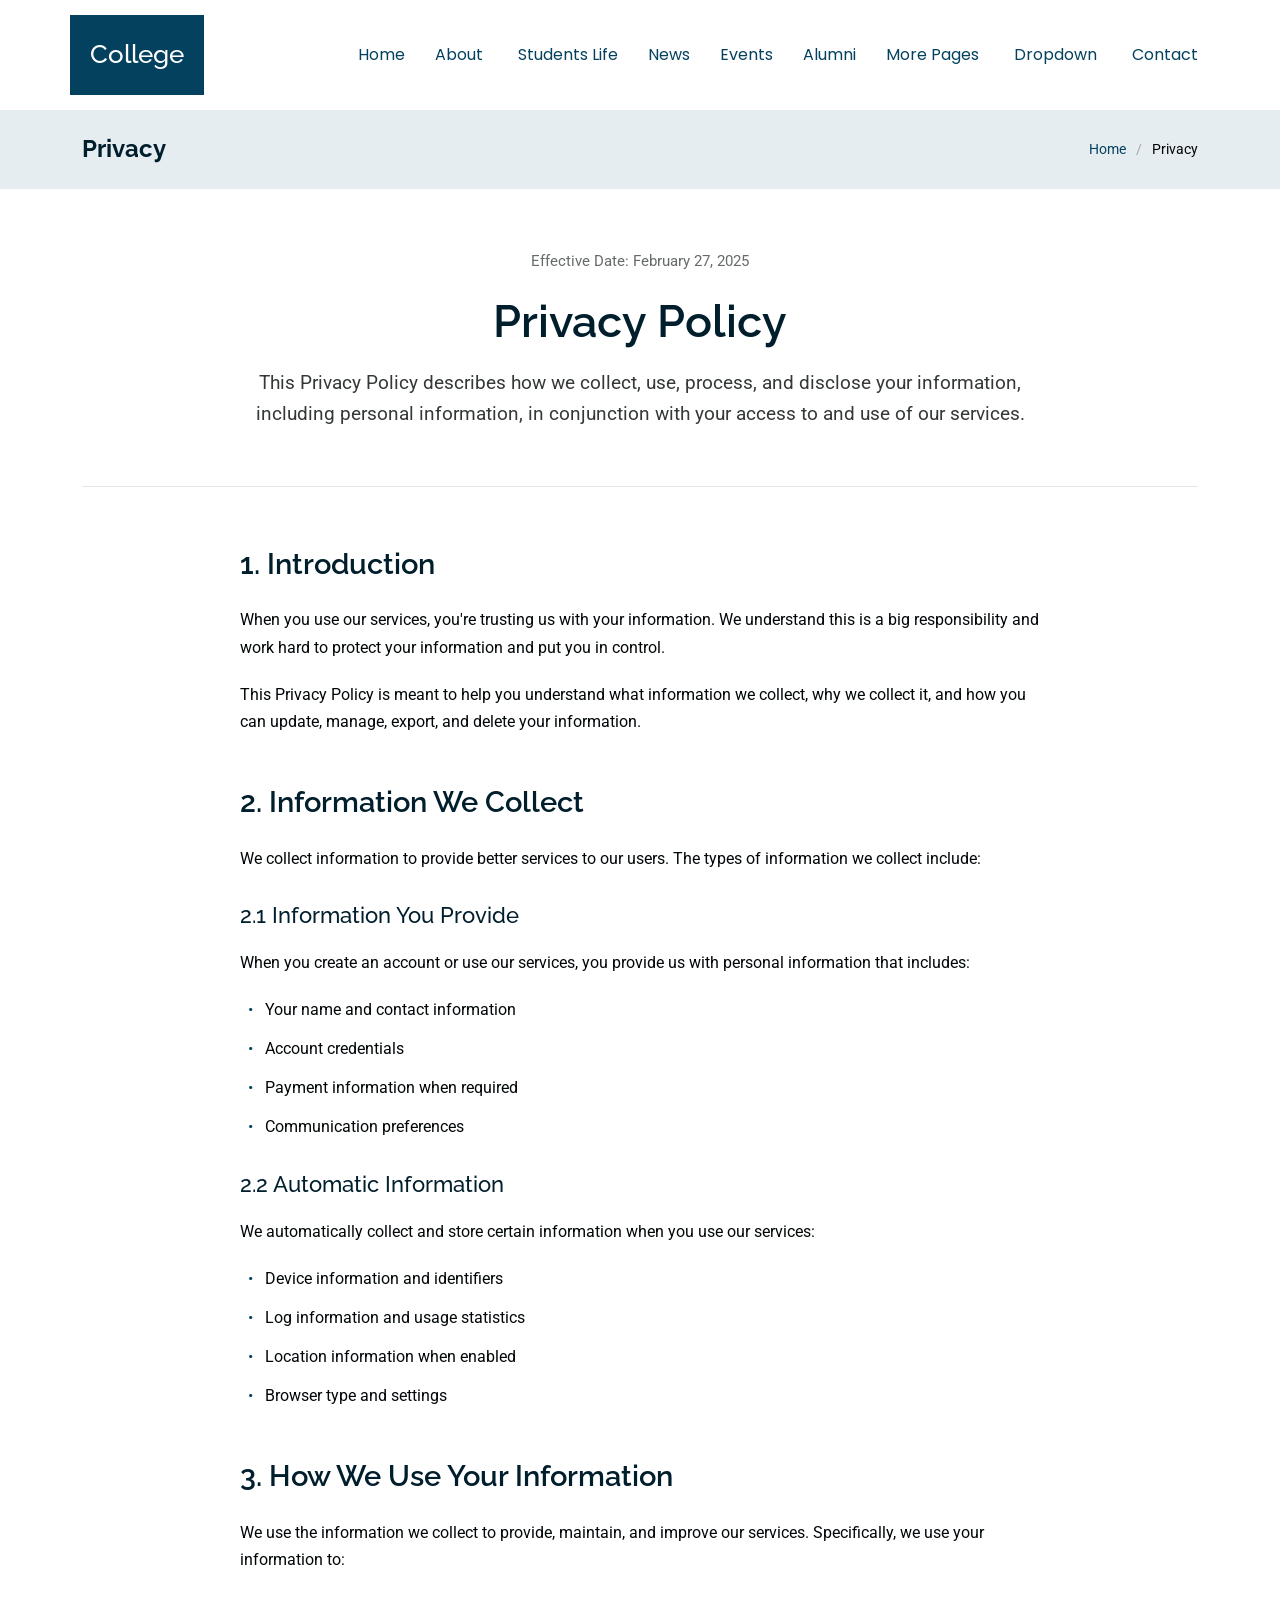
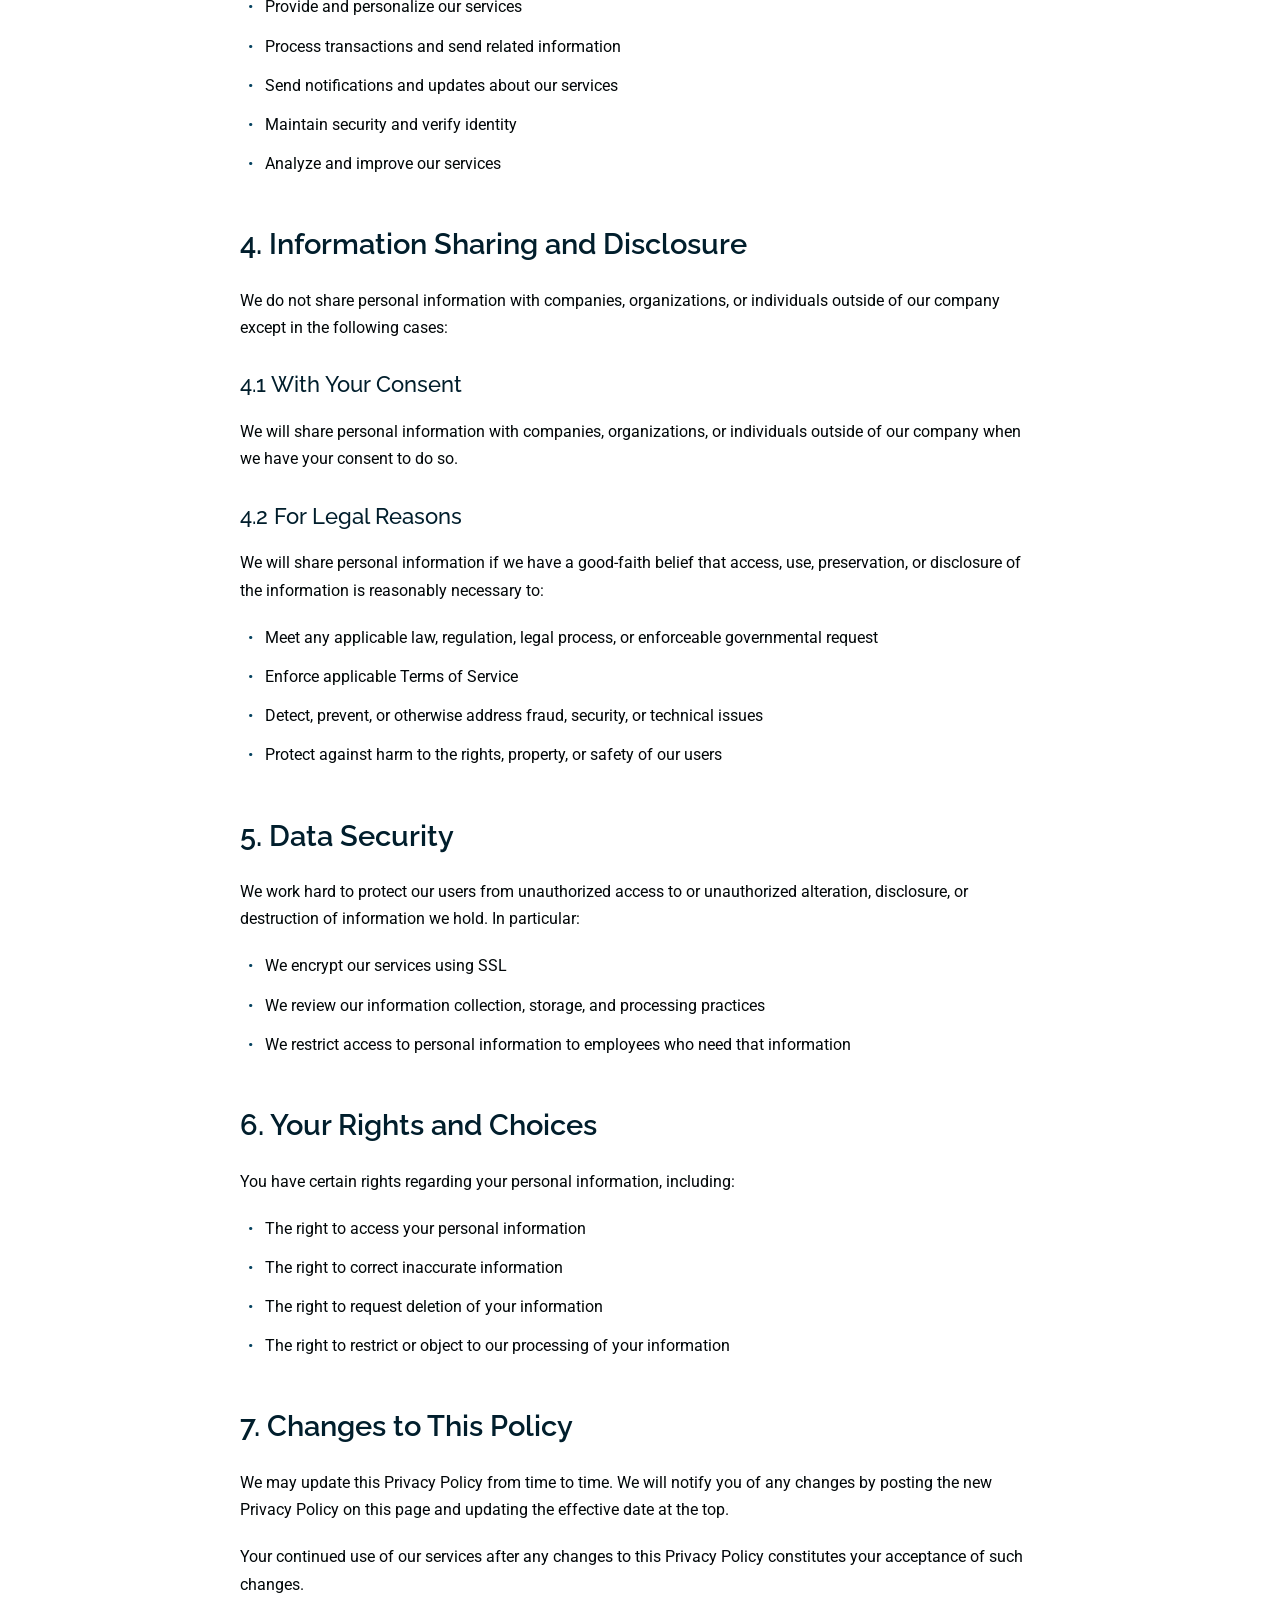
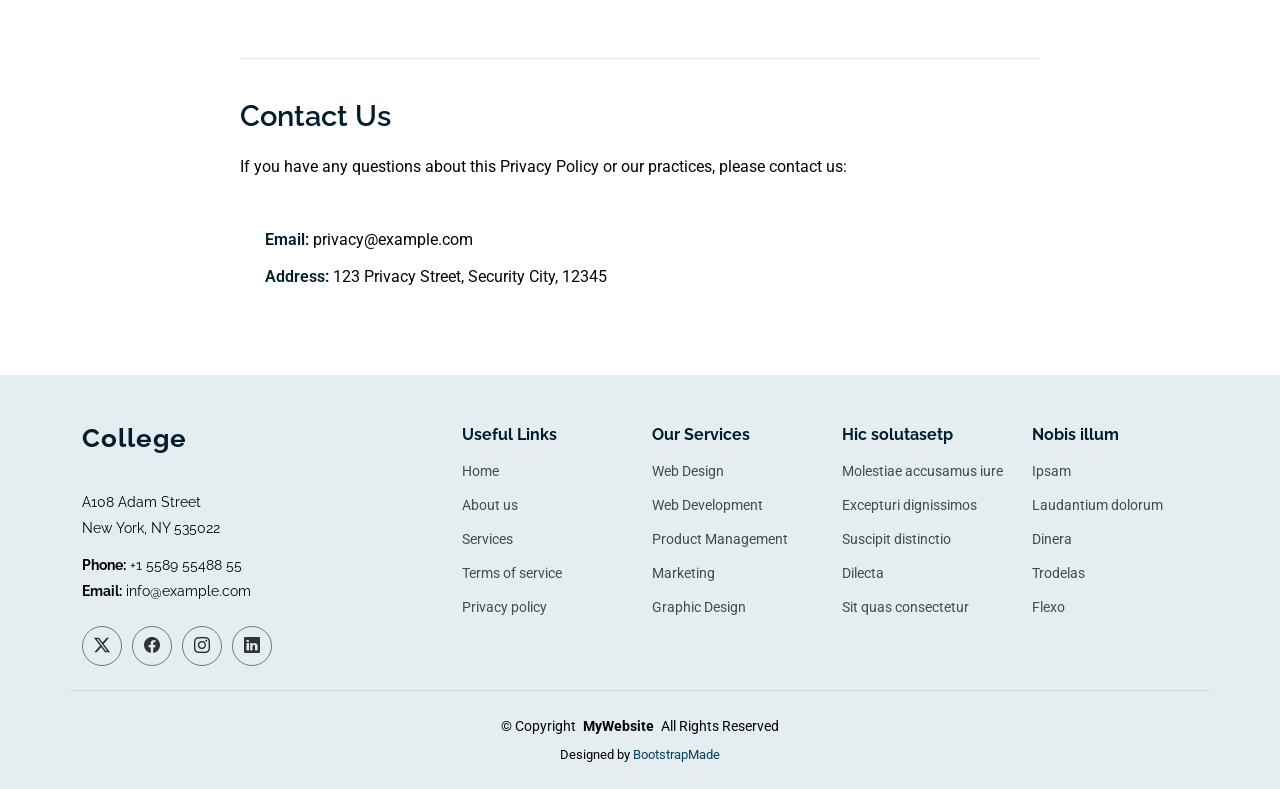
<file: privacy.html>
<!DOCTYPE html>
<html lang="en">
  <head>
    <meta charset="utf-8" />
    <meta content="width=device-width, initial-scale=1.0" name="viewport" />
    <title>Privacy - College Bootstrap Template</title>
    <meta name="description" content="" />
    <meta name="keywords" content="" />

    <!-- Favicons -->
    <link href="assets/img/nn.png" rel="icon" />
    <link href="assets/img/apple-touch-icon.png" rel="apple-touch-icon" />

    <!-- Fonts -->
    <link href="https://fonts.googleapis.com" rel="preconnect" />
    <link href="https://fonts.gstatic.com" rel="preconnect" crossorigin />
    <link
      href="https://fonts.googleapis.com/css2?family=Roboto:ital,wght@0,100;0,300;0,400;0,500;0,700;0,900;1,100;1,300;1,400;1,500;1,700;1,900&family=Poppins:ital,wght@0,100;0,200;0,300;0,400;0,500;0,600;0,700;0,800;0,900;1,100;1,200;1,300;1,400;1,500;1,600;1,700;1,800;1,900&family=Raleway:ital,wght@0,100;0,200;0,300;0,400;0,500;0,600;0,700;0,800;0,900;1,100;1,200;1,300;1,400;1,500;1,600;1,700;1,800;1,900&display=swap"
      rel="stylesheet"
    />

    <!-- Vendor CSS Files -->
    <link
      href="assets/vendor/bootstrap/css/bootstrap.min.css"
      rel="stylesheet"
    />
    <link
      href="assets/vendor/bootstrap-icons/bootstrap-icons.css"
      rel="stylesheet"
    />
    <link href="assets/vendor/aos/aos.css" rel="stylesheet" />
    <link href="assets/vendor/swiper/swiper-bundle.min.css" rel="stylesheet" />
    <link
      href="assets/vendor/glightbox/css/glightbox.min.css"
      rel="stylesheet"
    />

    <!-- Main CSS File -->
    <link href="assets/css/main.css" rel="stylesheet" />

    <!-- =======================================================
  * Template Name: College
  * Template URL: https://bootstrapmade.com/college-bootstrap-education-template/
  * Updated: Jun 19 2025 with Bootstrap v5.3.6
  * Author: BootstrapMade.com
  * License: https://bootstrapmade.com/license/
  ======================================================== -->
  </head>

  <body class="privacy-page">
    <header id="header" class="header d-flex align-items-center sticky-top">
      <div
        class="header-container container-fluid container-xl position-relative d-flex align-items-center justify-content-end"
      >
        <a href="index.html" class="logo d-flex align-items-center me-auto">
          <!-- Uncomment the line below if you also wish to use an image logo -->
          <!-- <img src="assets/img/logo.webp" alt=""> -->
          <h1 class="sitename">College</h1>
        </a>

        <nav id="navmenu" class="navmenu">
          <ul>
            <li><a href="index.html">Home</a></li>
            <li class="dropdown">
              <a href="about.html"
                ><span>About</span>
                <i class="bi bi-chevron-down toggle-dropdown"></i
              ></a>
              <ul>
                <li><a href="about.html">About Us</a></li>
                <li><a href="admissions.html">Admissions</a></li>
                <li><a href="academics.html">Academics</a></li>
                <li><a href="faculty-staff.html">Faculty &amp; Staff</a></li>
                <li>
                  <a href="campus-facilities.html">Campus &amp; Facilities</a>
                </li>
              </ul>
            </li>

            <li><a href="students-life.html">Students Life</a></li>
            <li><a href="news.html">News</a></li>
            <li><a href="events.html">Events</a></li>
            <li><a href="alumni.html">Alumni</a></li>
            <li class="dropdown">
              <a href="#"
                ><span>More Pages</span>
                <i class="bi bi-chevron-down toggle-dropdown"></i
              ></a>
              <ul>
                <li><a href="news-details.html">News Details</a></li>
                <li><a href="event-details.html">Event Details</a></li>
                <li><a href="privacy.html" class="active">Privacy</a></li>
                <li><a href="terms-of-service.html">Terms of Service</a></li>
                <li><a href="404.html">Error 404</a></li>
                <li><a href="starter-page.html">Starter Page</a></li>
              </ul>
            </li>

            <li class="dropdown">
              <a href="#"
                ><span>Dropdown</span>
                <i class="bi bi-chevron-down toggle-dropdown"></i
              ></a>
              <ul>
                <li><a href="#">Dropdown 1</a></li>
                <li class="dropdown">
                  <a href="#"
                    ><span>Deep Dropdown</span>
                    <i class="bi bi-chevron-down toggle-dropdown"></i
                  ></a>
                  <ul>
                    <li><a href="#">Deep Dropdown 1</a></li>
                    <li><a href="#">Deep Dropdown 2</a></li>
                    <li><a href="#">Deep Dropdown 3</a></li>
                    <li><a href="#">Deep Dropdown 4</a></li>
                    <li><a href="#">Deep Dropdown 5</a></li>
                  </ul>
                </li>
                <li><a href="#">Dropdown 2</a></li>
                <li><a href="#">Dropdown 3</a></li>
                <li><a href="#">Dropdown 4</a></li>
              </ul>
            </li>
            <li><a href="contact.html">Contact</a></li>
          </ul>
          <i class="mobile-nav-toggle d-xl-none bi bi-list"></i>
        </nav>
      </div>
    </header>

    <main class="main">
      <!-- Page Title -->
      <div class="page-title light-background">
        <div
          class="container d-lg-flex justify-content-between align-items-center"
        >
          <h1 class="mb-2 mb-lg-0">Privacy</h1>
          <nav class="breadcrumbs">
            <ol>
              <li><a href="index.html">Home</a></li>
              <li class="current">Privacy</li>
            </ol>
          </nav>
        </div>
      </div>
      <!-- End Page Title -->

      <!-- Privacy Section -->
      <section id="privacy" class="privacy section">
        <div class="container" data-aos="fade-up">
          <!-- Header -->
          <div class="privacy-header" data-aos="fade-up">
            <div class="header-content">
              <div class="last-updated">Effective Date: February 27, 2025</div>
              <h1>Privacy Policy</h1>
              <p class="intro-text">
                This Privacy Policy describes how we collect, use, process, and
                disclose your information, including personal information, in
                conjunction with your access to and use of our services.
              </p>
            </div>
          </div>

          <!-- Main Content -->
          <div class="privacy-content" data-aos="fade-up">
            <!-- Introduction -->
            <div class="content-section">
              <h2>1. Introduction</h2>
              <p>
                When you use our services, you're trusting us with your
                information. We understand this is a big responsibility and work
                hard to protect your information and put you in control.
              </p>
              <p>
                This Privacy Policy is meant to help you understand what
                information we collect, why we collect it, and how you can
                update, manage, export, and delete your information.
              </p>
            </div>

            <!-- Information Collection -->
            <div class="content-section">
              <h2>2. Information We Collect</h2>
              <p>
                We collect information to provide better services to our users.
                The types of information we collect include:
              </p>

              <h3>2.1 Information You Provide</h3>
              <p>
                When you create an account or use our services, you provide us
                with personal information that includes:
              </p>
              <ul>
                <li>Your name and contact information</li>
                <li>Account credentials</li>
                <li>Payment information when required</li>
                <li>Communication preferences</li>
              </ul>

              <h3>2.2 Automatic Information</h3>
              <p>
                We automatically collect and store certain information when you
                use our services:
              </p>
              <ul>
                <li>Device information and identifiers</li>
                <li>Log information and usage statistics</li>
                <li>Location information when enabled</li>
                <li>Browser type and settings</li>
              </ul>
            </div>

            <!-- Use of Information -->
            <div class="content-section">
              <h2>3. How We Use Your Information</h2>
              <p>
                We use the information we collect to provide, maintain, and
                improve our services. Specifically, we use your information to:
              </p>
              <ul>
                <li>Provide and personalize our services</li>
                <li>Process transactions and send related information</li>
                <li>Send notifications and updates about our services</li>
                <li>Maintain security and verify identity</li>
                <li>Analyze and improve our services</li>
              </ul>
            </div>

            <!-- Information Sharing -->
            <div class="content-section">
              <h2>4. Information Sharing and Disclosure</h2>
              <p>
                We do not share personal information with companies,
                organizations, or individuals outside of our company except in
                the following cases:
              </p>

              <h3>4.1 With Your Consent</h3>
              <p>
                We will share personal information with companies,
                organizations, or individuals outside of our company when we
                have your consent to do so.
              </p>

              <h3>4.2 For Legal Reasons</h3>
              <p>
                We will share personal information if we have a good-faith
                belief that access, use, preservation, or disclosure of the
                information is reasonably necessary to:
              </p>
              <ul>
                <li>
                  Meet any applicable law, regulation, legal process, or
                  enforceable governmental request
                </li>
                <li>Enforce applicable Terms of Service</li>
                <li>
                  Detect, prevent, or otherwise address fraud, security, or
                  technical issues
                </li>
                <li>
                  Protect against harm to the rights, property, or safety of our
                  users
                </li>
              </ul>
            </div>

            <!-- Data Security -->
            <div class="content-section">
              <h2>5. Data Security</h2>
              <p>
                We work hard to protect our users from unauthorized access to or
                unauthorized alteration, disclosure, or destruction of
                information we hold. In particular:
              </p>
              <ul>
                <li>We encrypt our services using SSL</li>
                <li>
                  We review our information collection, storage, and processing
                  practices
                </li>
                <li>
                  We restrict access to personal information to employees who
                  need that information
                </li>
              </ul>
            </div>

            <!-- Your Rights -->
            <div class="content-section">
              <h2>6. Your Rights and Choices</h2>
              <p>
                You have certain rights regarding your personal information,
                including:
              </p>
              <ul>
                <li>The right to access your personal information</li>
                <li>The right to correct inaccurate information</li>
                <li>The right to request deletion of your information</li>
                <li>
                  The right to restrict or object to our processing of your
                  information
                </li>
              </ul>
            </div>

            <!-- Policy Updates -->
            <div class="content-section">
              <h2>7. Changes to This Policy</h2>
              <p>
                We may update this Privacy Policy from time to time. We will
                notify you of any changes by posting the new Privacy Policy on
                this page and updating the effective date at the top.
              </p>
              <p>
                Your continued use of our services after any changes to this
                Privacy Policy constitutes your acceptance of such changes.
              </p>
            </div>
          </div>

          <!-- Contact Section -->
          <div class="privacy-contact" data-aos="fade-up">
            <h2>Contact Us</h2>
            <p>
              If you have any questions about this Privacy Policy or our
              practices, please contact us:
            </p>
            <div class="contact-details">
              <p><strong>Email:</strong> privacy@example.com</p>
              <p>
                <strong>Address:</strong> 123 Privacy Street, Security City,
                12345
              </p>
            </div>
          </div>
        </div>
      </section>
      <!-- /Privacy Section -->
    </main>

    <footer id="footer" class="footer position-relative light-background">
      <div class="container footer-top">
        <div class="row gy-4">
          <div class="col-lg-4 col-md-6 footer-about">
            <a href="index.html" class="logo d-flex align-items-center">
              <span class="sitename">College</span>
            </a>
            <div class="footer-contact pt-3">
              <p>A108 Adam Street</p>
              <p>New York, NY 535022</p>
              <p class="mt-3">
                <strong>Phone:</strong> <span>+1 5589 55488 55</span>
              </p>
              <p><strong>Email:</strong> <span>info@example.com</span></p>
            </div>
            <div class="social-links d-flex mt-4">
              <a href=""><i class="bi bi-twitter-x"></i></a>
              <a href=""><i class="bi bi-facebook"></i></a>
              <a href=""><i class="bi bi-instagram"></i></a>
              <a href=""><i class="bi bi-linkedin"></i></a>
            </div>
          </div>

          <div class="col-lg-2 col-md-3 footer-links">
            <h4>Useful Links</h4>
            <ul>
              <li><a href="#">Home</a></li>
              <li><a href="#">About us</a></li>
              <li><a href="#">Services</a></li>
              <li><a href="#">Terms of service</a></li>
              <li><a href="#">Privacy policy</a></li>
            </ul>
          </div>

          <div class="col-lg-2 col-md-3 footer-links">
            <h4>Our Services</h4>
            <ul>
              <li><a href="#">Web Design</a></li>
              <li><a href="#">Web Development</a></li>
              <li><a href="#">Product Management</a></li>
              <li><a href="#">Marketing</a></li>
              <li><a href="#">Graphic Design</a></li>
            </ul>
          </div>

          <div class="col-lg-2 col-md-3 footer-links">
            <h4>Hic solutasetp</h4>
            <ul>
              <li><a href="#">Molestiae accusamus iure</a></li>
              <li><a href="#">Excepturi dignissimos</a></li>
              <li><a href="#">Suscipit distinctio</a></li>
              <li><a href="#">Dilecta</a></li>
              <li><a href="#">Sit quas consectetur</a></li>
            </ul>
          </div>

          <div class="col-lg-2 col-md-3 footer-links">
            <h4>Nobis illum</h4>
            <ul>
              <li><a href="#">Ipsam</a></li>
              <li><a href="#">Laudantium dolorum</a></li>
              <li><a href="#">Dinera</a></li>
              <li><a href="#">Trodelas</a></li>
              <li><a href="#">Flexo</a></li>
            </ul>
          </div>
        </div>
      </div>

      <div class="container copyright text-center mt-4">
        <p>
          © <span>Copyright</span>
          <strong class="px-1 sitename">MyWebsite</strong>
          <span>All Rights Reserved</span>
        </p>
        <div class="credits">
          <!-- All the links in the footer should remain intact. -->
          <!-- You can delete the links only if you've purchased the pro version. -->
          <!-- Licensing information: https://bootstrapmade.com/license/ -->
          <!-- Purchase the pro version with working PHP/AJAX contact form: [buy-url] -->
          Designed by <a href="https://bootstrapmade.com/">BootstrapMade</a>
        </div>
      </div>
    </footer>

    <!-- Scroll Top -->
    <a
      href="#"
      id="scroll-top"
      class="scroll-top d-flex align-items-center justify-content-center"
      ><i class="bi bi-arrow-up-short"></i
    ></a>

    <!-- Preloader -->
    <div id="preloader"></div>

    <!-- Vendor JS Files -->
    <script src="assets/vendor/bootstrap/js/bootstrap.bundle.min.js"></script>
    <script src="assets/vendor/php-email-form/validate.js"></script>
    <script src="assets/vendor/aos/aos.js"></script>
    <script src="assets/vendor/swiper/swiper-bundle.min.js"></script>
    <script src="assets/vendor/purecounter/purecounter_vanilla.js"></script>
    <script src="assets/vendor/imagesloaded/imagesloaded.pkgd.min.js"></script>
    <script src="assets/vendor/isotope-layout/isotope.pkgd.min.js"></script>
    <script src="assets/vendor/glightbox/js/glightbox.min.js"></script>

    <!-- Main JS File -->
    <script src="assets/js/main.js"></script>
  </body>
</html>
</file>
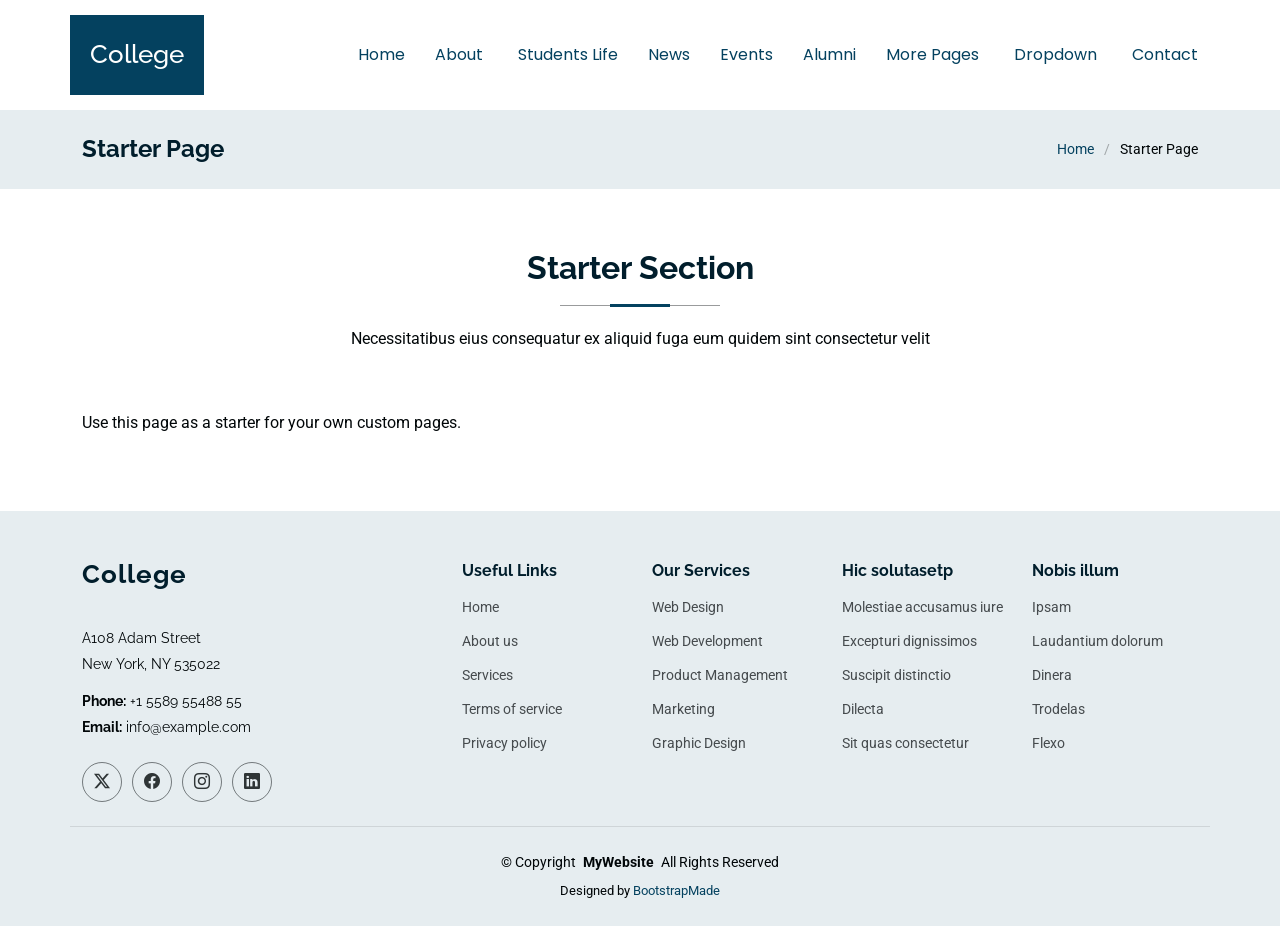
<file: starter-page.html>
<!DOCTYPE html>
<html lang="en">
  <head>
    <meta charset="utf-8" />
    <meta content="width=device-width, initial-scale=1.0" name="viewport" />
    <title>Starter Page - College Bootstrap Template</title>
    <meta name="description" content="" />
    <meta name="keywords" content="" />

    <!-- Favicons -->
    <link href="assets/img/nn.png" rel="icon" />
    <link href="assets/img/apple-touch-icon.png" rel="apple-touch-icon" />

    <!-- Fonts -->
    <link href="https://fonts.googleapis.com" rel="preconnect" />
    <link href="https://fonts.gstatic.com" rel="preconnect" crossorigin />
    <link
      href="https://fonts.googleapis.com/css2?family=Roboto:ital,wght@0,100;0,300;0,400;0,500;0,700;0,900;1,100;1,300;1,400;1,500;1,700;1,900&family=Poppins:ital,wght@0,100;0,200;0,300;0,400;0,500;0,600;0,700;0,800;0,900;1,100;1,200;1,300;1,400;1,500;1,600;1,700;1,800;1,900&family=Raleway:ital,wght@0,100;0,200;0,300;0,400;0,500;0,600;0,700;0,800;0,900;1,100;1,200;1,300;1,400;1,500;1,600;1,700;1,800;1,900&display=swap"
      rel="stylesheet"
    />

    <!-- Vendor CSS Files -->
    <link
      href="assets/vendor/bootstrap/css/bootstrap.min.css"
      rel="stylesheet"
    />
    <link
      href="assets/vendor/bootstrap-icons/bootstrap-icons.css"
      rel="stylesheet"
    />
    <link href="assets/vendor/aos/aos.css" rel="stylesheet" />
    <link href="assets/vendor/swiper/swiper-bundle.min.css" rel="stylesheet" />
    <link
      href="assets/vendor/glightbox/css/glightbox.min.css"
      rel="stylesheet"
    />

    <!-- Main CSS File -->
    <link href="assets/css/main.css" rel="stylesheet" />

    <!-- =======================================================
  * Template Name: College
  * Template URL: https://bootstrapmade.com/college-bootstrap-education-template/
  * Updated: Jun 19 2025 with Bootstrap v5.3.6
  * Author: BootstrapMade.com
  * License: https://bootstrapmade.com/license/
  ======================================================== -->
  </head>

  <body class="starter-page-page">
    <header id="header" class="header d-flex align-items-center sticky-top">
      <div
        class="header-container container-fluid container-xl position-relative d-flex align-items-center justify-content-end"
      >
        <a href="index.html" class="logo d-flex align-items-center me-auto">
          <!-- Uncomment the line below if you also wish to use an image logo -->
          <!-- <img src="assets/img/logo.webp" alt=""> -->
          <h1 class="sitename">College</h1>
        </a>

        <nav id="navmenu" class="navmenu">
          <ul>
            <li><a href="index.html">Home</a></li>
            <li class="dropdown">
              <a href="about.html"
                ><span>About</span>
                <i class="bi bi-chevron-down toggle-dropdown"></i
              ></a>
              <ul>
                <li><a href="about.html">About Us</a></li>
                <li><a href="admissions.html">Admissions</a></li>
                <li><a href="academics.html">Academics</a></li>
                <li><a href="faculty-staff.html">Faculty &amp; Staff</a></li>
                <li>
                  <a href="campus-facilities.html">Campus &amp; Facilities</a>
                </li>
              </ul>
            </li>

            <li><a href="students-life.html">Students Life</a></li>
            <li><a href="news.html">News</a></li>
            <li><a href="events.html">Events</a></li>
            <li><a href="alumni.html">Alumni</a></li>
            <li class="dropdown">
              <a href="#"
                ><span>More Pages</span>
                <i class="bi bi-chevron-down toggle-dropdown"></i
              ></a>
              <ul>
                <li><a href="news-details.html">News Details</a></li>
                <li><a href="event-details.html">Event Details</a></li>
                <li><a href="privacy.html">Privacy</a></li>
                <li><a href="terms-of-service.html">Terms of Service</a></li>
                <li><a href="404.html">Error 404</a></li>
                <li>
                  <a href="starter-page.html" class="active">Starter Page</a>
                </li>
              </ul>
            </li>

            <li class="dropdown">
              <a href="#"
                ><span>Dropdown</span>
                <i class="bi bi-chevron-down toggle-dropdown"></i
              ></a>
              <ul>
                <li><a href="#">Dropdown 1</a></li>
                <li class="dropdown">
                  <a href="#"
                    ><span>Deep Dropdown</span>
                    <i class="bi bi-chevron-down toggle-dropdown"></i
                  ></a>
                  <ul>
                    <li><a href="#">Deep Dropdown 1</a></li>
                    <li><a href="#">Deep Dropdown 2</a></li>
                    <li><a href="#">Deep Dropdown 3</a></li>
                    <li><a href="#">Deep Dropdown 4</a></li>
                    <li><a href="#">Deep Dropdown 5</a></li>
                  </ul>
                </li>
                <li><a href="#">Dropdown 2</a></li>
                <li><a href="#">Dropdown 3</a></li>
                <li><a href="#">Dropdown 4</a></li>
              </ul>
            </li>
            <li><a href="contact.html">Contact</a></li>
          </ul>
          <i class="mobile-nav-toggle d-xl-none bi bi-list"></i>
        </nav>
      </div>
    </header>

    <main class="main">
      <!-- Page Title -->
      <div class="page-title light-background">
        <div
          class="container d-lg-flex justify-content-between align-items-center"
        >
          <h1 class="mb-2 mb-lg-0">Starter Page</h1>
          <nav class="breadcrumbs">
            <ol>
              <li><a href="index.html">Home</a></li>
              <li class="current">Starter Page</li>
            </ol>
          </nav>
        </div>
      </div>
      <!-- End Page Title -->

      <!-- Starter Section Section -->
      <section id="starter-section" class="starter-section section">
        <!-- Section Title -->
        <div class="container section-title" data-aos="fade-up">
          <h2>Starter Section</h2>
          <p>
            Necessitatibus eius consequatur ex aliquid fuga eum quidem sint
            consectetur velit
          </p>
        </div>
        <!-- End Section Title -->

        <div class="container" data-aos="fade-up">
          <p>Use this page as a starter for your own custom pages.</p>
        </div>
      </section>
      <!-- /Starter Section Section -->
    </main>

    <footer id="footer" class="footer position-relative light-background">
      <div class="container footer-top">
        <div class="row gy-4">
          <div class="col-lg-4 col-md-6 footer-about">
            <a href="index.html" class="logo d-flex align-items-center">
              <span class="sitename">College</span>
            </a>
            <div class="footer-contact pt-3">
              <p>A108 Adam Street</p>
              <p>New York, NY 535022</p>
              <p class="mt-3">
                <strong>Phone:</strong> <span>+1 5589 55488 55</span>
              </p>
              <p><strong>Email:</strong> <span>info@example.com</span></p>
            </div>
            <div class="social-links d-flex mt-4">
              <a href=""><i class="bi bi-twitter-x"></i></a>
              <a href=""><i class="bi bi-facebook"></i></a>
              <a href=""><i class="bi bi-instagram"></i></a>
              <a href=""><i class="bi bi-linkedin"></i></a>
            </div>
          </div>

          <div class="col-lg-2 col-md-3 footer-links">
            <h4>Useful Links</h4>
            <ul>
              <li><a href="#">Home</a></li>
              <li><a href="#">About us</a></li>
              <li><a href="#">Services</a></li>
              <li><a href="#">Terms of service</a></li>
              <li><a href="#">Privacy policy</a></li>
            </ul>
          </div>

          <div class="col-lg-2 col-md-3 footer-links">
            <h4>Our Services</h4>
            <ul>
              <li><a href="#">Web Design</a></li>
              <li><a href="#">Web Development</a></li>
              <li><a href="#">Product Management</a></li>
              <li><a href="#">Marketing</a></li>
              <li><a href="#">Graphic Design</a></li>
            </ul>
          </div>

          <div class="col-lg-2 col-md-3 footer-links">
            <h4>Hic solutasetp</h4>
            <ul>
              <li><a href="#">Molestiae accusamus iure</a></li>
              <li><a href="#">Excepturi dignissimos</a></li>
              <li><a href="#">Suscipit distinctio</a></li>
              <li><a href="#">Dilecta</a></li>
              <li><a href="#">Sit quas consectetur</a></li>
            </ul>
          </div>

          <div class="col-lg-2 col-md-3 footer-links">
            <h4>Nobis illum</h4>
            <ul>
              <li><a href="#">Ipsam</a></li>
              <li><a href="#">Laudantium dolorum</a></li>
              <li><a href="#">Dinera</a></li>
              <li><a href="#">Trodelas</a></li>
              <li><a href="#">Flexo</a></li>
            </ul>
          </div>
        </div>
      </div>

      <div class="container copyright text-center mt-4">
        <p>
          © <span>Copyright</span>
          <strong class="px-1 sitename">MyWebsite</strong>
          <span>All Rights Reserved</span>
        </p>
        <div class="credits">
          <!-- All the links in the footer should remain intact. -->
          <!-- You can delete the links only if you've purchased the pro version. -->
          <!-- Licensing information: https://bootstrapmade.com/license/ -->
          <!-- Purchase the pro version with working PHP/AJAX contact form: [buy-url] -->
          Designed by <a href="https://bootstrapmade.com/">BootstrapMade</a>
        </div>
      </div>
    </footer>

    <!-- Scroll Top -->
    <a
      href="#"
      id="scroll-top"
      class="scroll-top d-flex align-items-center justify-content-center"
      ><i class="bi bi-arrow-up-short"></i
    ></a>

    <!-- Preloader -->
    <div id="preloader"></div>

    <!-- Vendor JS Files -->
    <script src="assets/vendor/bootstrap/js/bootstrap.bundle.min.js"></script>
    <script src="assets/vendor/php-email-form/validate.js"></script>
    <script src="assets/vendor/aos/aos.js"></script>
    <script src="assets/vendor/swiper/swiper-bundle.min.js"></script>
    <script src="assets/vendor/purecounter/purecounter_vanilla.js"></script>
    <script src="assets/vendor/imagesloaded/imagesloaded.pkgd.min.js"></script>
    <script src="assets/vendor/isotope-layout/isotope.pkgd.min.js"></script>
    <script src="assets/vendor/glightbox/js/glightbox.min.js"></script>

    <!-- Main JS File -->
    <script src="assets/js/main.js"></script>
  </body>
</html>
</file>
<file: assets/css/main.css>
/**
* Template Name: College
* Template URL: https://bootstrapmade.com/college-bootstrap-education-template/
* Updated: Jun 19 2025 with Bootstrap v5.3.6
* Author: BootstrapMade.com
* License: https://bootstrapmade.com/license/
*/

@charset "UTF-8";

/*--------------------------------------------------------------
# Font & Color Variables
# Help: https://bootstrapmade.com/color-system/
--------------------------------------------------------------*/


/* Fonts */

:root {
    --default-font: "Roboto", system-ui, -apple-system, "Segoe UI", Roboto, "Helvetica Neue", Arial, "Noto Sans", "Liberation Sans", sans-serif, "Apple Color Emoji", "Segoe UI Emoji", "Segoe UI Symbol", "Noto Color Emoji";
    --heading-font: "Raleway", sans-serif;
    --nav-font: "Poppins", sans-serif;
}


/* Global Colors - The following color variables are used throughout the website. Updating them here will change the color scheme of the entire website */

:root {
    --background-color: white;
    /* Background color for the entire website, including individual sections */
    --default-color: #010608;
    /* Default color used for the majority of the text content across the entire website */
    --heading-color: #011e2c;
    /* Color for headings, subheadings and title throughout the website */
    --accent-color: #04415f;
    /* Accent color that represents your brand on the website. It's used for buttons, links, and other elements that need to stand out */
    --surface-color: #ffffff;
    /* The surface color is used as a background of boxed elements within sections, such as cards, icon boxes, or other elements that require a visual separation from the global background. */
    --contrast-color: #ffffff;
    /* Contrast color for text, ensuring readability against backgrounds of accent, heading, or default colors. */
}


/* Nav Menu Colors - The following color variables are used specifically for the navigation menu. They are separate from the global colors to allow for more customization options */

:root {
    --nav-color: #04415f;
    /* The default color of the main navmenu links */
    --nav-hover-color: #2086b8;
    /* Applied to main navmenu links when they are hovered over or active */
    --nav-mobile-background-color: #ffffff;
    /* Used as the background color for mobile navigation menu */
    --nav-dropdown-background-color: #ffffff;
    /* Used as the background color for dropdown items that appear when hovering over primary navigation items */
    --nav-dropdown-color: #010608;
    /* Used for navigation links of the dropdown items in the navigation menu. */
    --nav-dropdown-hover-color: #04415f;
    /* Similar to --nav-hover-color, this color is applied to dropdown navigation links when they are hovered over. */
}


/* Color Presets - These classes override global colors when applied to any section or element, providing reuse of the sam color scheme. */

.light-background {
    --background-color: #e6edf0;
    --surface-color: #ffffff;
}

.dark-background {
    --background-color: #060606;
    --default-color: #ffffff;
    --heading-color: #ffffff;
    --surface-color: #252525;
    --contrast-color: #ffffff;
}


/* Smooth scroll */

:root {
    scroll-behavior: smooth;
}


/*--------------------------------------------------------------
# General Styling & Shared Classes
--------------------------------------------------------------*/

body {
    color: var(--default-color);
    background-color: var(--background-color);
    font-family: var(--default-font);
}

a {
    color: var(--accent-color);
    text-decoration: none;
    transition: 0.3s;
}

a:hover {
    color: color-mix(in srgb, var(--accent-color), transparent 25%);
    text-decoration: none;
}

h1,
h2,
h3,
h4,
h5,
h6 {
    color: var(--heading-color);
    font-family: var(--heading-font);
}


/* PHP Email Form Messages
------------------------------*/

.php-email-form .error-message {
    display: none;
    background: #df1529;
    color: #ffffff;
    text-align: left;
    padding: 15px;
    margin-bottom: 24px;
    font-weight: 600;
}

.php-email-form .sent-message {
    display: none;
    color: #ffffff;
    background: #059652;
    text-align: center;
    padding: 15px;
    margin-bottom: 24px;
    font-weight: 600;
}

.php-email-form .loading {
    display: none;
    background: var(--surface-color);
    text-align: center;
    padding: 15px;
    margin-bottom: 24px;
}

.php-email-form .loading:before {
    content: "";
    display: inline-block;
    border-radius: 50%;
    width: 24px;
    height: 24px;
    margin: 0 10px -6px 0;
    border: 3px solid var(--accent-color);
    border-top-color: var(--surface-color);
    animation: php-email-form-loading 1s linear infinite;
}

@keyframes php-email-form-loading {
    0% {
        transform: rotate(0deg);
    }
    100% {
        transform: rotate(360deg);
    }
}


/*--------------------------------------------------------------
# Global Header
--------------------------------------------------------------*/

.header {
    --background-color: rgba(255, 255, 255, 0);
    --default-color: #ffffff;
    --heading-color: #ffffff;
    color: var(--default-color);
    background-color: var(--background-color);
    padding: 15px 0;
    transition: all 0.5s;
    z-index: 997;
}

.header .header-container {
    background: color-mix(in srgb, var(--default-color), transparent 97%);
    transition: all 0.5s;
    position: relative;
    padding-top: 10px;
    padding-bottom: 10px;
}

.header .logo {
    background: var(--accent-color);
    position: absolute;
    inset: 0 auto 0 0;
    padding: 0 20px;
}

.header .logo img {
    margin-right: 8px;
}

.header .logo h1 {
    font-size: 26px;
    margin: 0;
    font-weight: 500;
    color: var(--contrast-color);
}

@media (max-width: 1200px) {
    .header .logo {
        order: 1;
    }
    .header .navmenu {
        order: 3;
    }
}

.scrolled .header {
    box-shadow: 0px 0 18px rgba(0, 0, 0, 0.1);
}


/* Global Header on Scroll
------------------------------*/

.scrolled .header {
    --background-color: #ffffff;
}


/*--------------------------------------------------------------
# Navigation Menu
--------------------------------------------------------------*/


/* Navmenu - Desktop */

@media (min-width: 1200px) {
    .navmenu {
        padding: 0;
    }
    .navmenu ul {
        margin: 0;
        padding: 0;
        display: flex;
        list-style: none;
        align-items: center;
    }
    .navmenu li {
        position: relative;
    }
    .navmenu a,
    .navmenu a:focus {
        color: var(--nav-color);
        padding: 18px 15px;
        font-size: 16px;
        font-family: var(--nav-font);
        font-weight: 400;
        display: flex;
        align-items: center;
        justify-content: space-between;
        white-space: nowrap;
        transition: 0.3s;
    }
    .navmenu a i,
    .navmenu a:focus i {
        font-size: 12px;
        line-height: 0;
        margin-left: 5px;
        transition: 0.3s;
    }
    .navmenu li:last-child a {
        padding-right: 0;
    }
    .navmenu li:hover>a,
    .navmenu .active,
    .navmenu .active:focus {
        color: var(--nav-hover-color);
    }
    .navmenu .dropdown ul {
        margin: 0;
        padding: 10px 0;
        background: var(--nav-dropdown-background-color);
        display: block;
        position: absolute;
        visibility: hidden;
        left: 14px;
        top: 130%;
        opacity: 0;
        transition: 0.3s;
        border-radius: 4px;
        z-index: 99;
        box-shadow: 0px 0px 30px rgba(0, 0, 0, 0.1);
    }
    .navmenu .dropdown ul li {
        min-width: 200px;
    }
    .navmenu .dropdown ul a {
        padding: 10px 20px;
        font-size: 15px;
        text-transform: none;
        color: var(--nav-dropdown-color);
    }
    .navmenu .dropdown ul a i {
        font-size: 12px;
    }
    .navmenu .dropdown ul a:hover,
    .navmenu .dropdown ul .active:hover,
    .navmenu .dropdown ul li:hover>a {
        color: var(--nav-dropdown-hover-color);
    }
    .navmenu .dropdown:hover>ul {
        opacity: 1;
        top: 100%;
        visibility: visible;
    }
    .navmenu .dropdown .dropdown ul {
        top: 0;
        left: -90%;
        visibility: hidden;
    }
    .navmenu .dropdown .dropdown:hover>ul {
        opacity: 1;
        top: 0;
        left: -100%;
        visibility: visible;
    }
}


/* Navmenu - Mobile */

@media (max-width: 1199px) {
    .mobile-nav-toggle {
        color: var(--nav-color);
        font-size: 28px;
        line-height: 0;
        margin-right: 10px;
        cursor: pointer;
        transition: color 0.3s;
    }
    .navmenu {
        padding: 0;
        z-index: 9997;
    }
    .navmenu ul {
        display: none;
        list-style: none;
        position: absolute;
        inset: 60px 20px 20px 20px;
        padding: 10px 0;
        margin: 0;
        border-radius: 6px;
        background-color: var(--nav-mobile-background-color);
        overflow-y: auto;
        transition: 0.3s;
        z-index: 9998;
        box-shadow: 0px 0px 30px rgba(0, 0, 0, 0.1);
    }
    .navmenu a,
    .navmenu a:focus {
        color: var(--nav-dropdown-color);
        padding: 10px 20px;
        font-family: var(--nav-font);
        font-size: 17px;
        font-weight: 500;
        display: flex;
        align-items: center;
        justify-content: space-between;
        white-space: nowrap;
        transition: 0.3s;
    }
    .navmenu a i,
    .navmenu a:focus i {
        font-size: 12px;
        line-height: 0;
        margin-left: 5px;
        width: 30px;
        height: 30px;
        display: flex;
        align-items: center;
        justify-content: center;
        border-radius: 50%;
        transition: 0.3s;
        background-color: color-mix(in srgb, var(--accent-color), transparent 90%);
    }
    .navmenu a i:hover,
    .navmenu a:focus i:hover {
        background-color: var(--accent-color);
        color: var(--contrast-color);
    }
    .navmenu a:hover,
    .navmenu .active,
    .navmenu .active:focus {
        color: var(--nav-dropdown-hover-color);
    }
    .navmenu .active i,
    .navmenu .active:focus i {
        background-color: var(--accent-color);
        color: var(--contrast-color);
        transform: rotate(180deg);
    }
    .navmenu .dropdown ul {
        position: static;
        display: none;
        z-index: 99;
        padding: 10px 0;
        margin: 10px 20px;
        background-color: var(--nav-dropdown-background-color);
        border: 1px solid color-mix(in srgb, var(--default-color), transparent 90%);
        box-shadow: none;
        transition: all 0.5s ease-in-out;
    }
    .navmenu .dropdown ul ul {
        background-color: rgba(33, 37, 41, 0.1);
    }
    .navmenu .dropdown>.dropdown-active {
        display: block;
        background-color: rgba(33, 37, 41, 0.03);
    }
    .mobile-nav-active {
        overflow: hidden;
    }
    .mobile-nav-active .mobile-nav-toggle {
        color: #fff;
        position: absolute;
        font-size: 32px;
        top: 15px;
        right: 15px;
        margin-right: 0;
        z-index: 9999;
    }
    .mobile-nav-active .navmenu {
        position: fixed;
        overflow: hidden;
        inset: 0;
        background: rgba(33, 37, 41, 0.8);
        transition: 0.3s;
    }
    .mobile-nav-active .navmenu>ul {
        display: block;
    }
}


/*--------------------------------------------------------------
# Global Footer
--------------------------------------------------------------*/

.footer {
    color: var(--default-color);
    background-color: var(--background-color);
    font-size: 14px;
    position: relative;
}

.footer .footer-top {
    padding-top: 50px;
}

.footer .footer-about .logo {
    line-height: 1;
    margin-bottom: 25px;
}

.footer .footer-about .logo img {
    max-height: 40px;
    margin-right: 6px;
}

.footer .footer-about .logo span {
    color: var(--heading-color);
    font-family: var(--heading-font);
    font-size: 26px;
    font-weight: 700;
    letter-spacing: 1px;
}

.footer .footer-about p {
    font-size: 14px;
    font-family: var(--heading-font);
}

.footer .social-links a {
    display: flex;
    align-items: center;
    justify-content: center;
    width: 40px;
    height: 40px;
    border-radius: 50%;
    border: 1px solid color-mix(in srgb, var(--default-color), transparent 50%);
    font-size: 16px;
    color: color-mix(in srgb, var(--default-color), transparent 20%);
    margin-right: 10px;
    transition: 0.3s;
}

.footer .social-links a:hover {
    color: var(--accent-color);
    border-color: var(--accent-color);
}

.footer h4 {
    font-size: 16px;
    font-weight: bold;
    position: relative;
    padding-bottom: 12px;
}

.footer .footer-links {
    margin-bottom: 30px;
}

.footer .footer-links ul {
    list-style: none;
    padding: 0;
    margin: 0;
}

.footer .footer-links ul i {
    padding-right: 2px;
    font-size: 12px;
    line-height: 0;
}

.footer .footer-links ul li {
    padding: 10px 0;
    display: flex;
    align-items: center;
}

.footer .footer-links ul li:first-child {
    padding-top: 0;
}

.footer .footer-links ul a {
    color: color-mix(in srgb, var(--default-color), transparent 30%);
    display: inline-block;
    line-height: 1;
}

.footer .footer-links ul a:hover {
    color: var(--accent-color);
}

.footer .footer-contact p {
    margin-bottom: 5px;
}

.footer .copyright {
    padding: 25px 0;
    border-top: 1px solid color-mix(in srgb, var(--default-color), transparent 90%);
}

.footer .copyright p {
    margin-bottom: 0;
}

.footer .credits {
    margin-top: 8px;
    font-size: 13px;
}


/*--------------------------------------------------------------
# Preloader
--------------------------------------------------------------*/

#preloader {
    position: fixed;
    inset: 0;
    z-index: 999999;
    overflow: hidden;
    background: var(--background-color);
    transition: all 0.6s ease-out;
}

#preloader:before {
    content: "";
    position: fixed;
    top: calc(50% - 30px);
    left: calc(50% - 30px);
    border: 6px solid #ffffff;
    border-color: var(--accent-color) transparent var(--accent-color) transparent;
    border-radius: 50%;
    width: 60px;
    height: 60px;
    animation: animate-preloader 1.5s linear infinite;
}

@keyframes animate-preloader {
    0% {
        transform: rotate(0deg);
    }
    100% {
        transform: rotate(360deg);
    }
}


/*--------------------------------------------------------------
# Scroll Top Button
--------------------------------------------------------------*/

.scroll-top {
    position: fixed;
    visibility: hidden;
    opacity: 0;
    right: 15px;
    bottom: 15px;
    z-index: 99999;
    background-color: var(--accent-color);
    width: 40px;
    height: 40px;
    border-radius: 4px;
    transition: all 0.4s;
}

.scroll-top i {
    font-size: 24px;
    color: var(--contrast-color);
    line-height: 0;
}

.scroll-top:hover {
    background-color: color-mix(in srgb, var(--accent-color), transparent 20%);
    color: var(--contrast-color);
}

.scroll-top.active {
    visibility: visible;
    opacity: 1;
}


/*--------------------------------------------------------------
# Disable aos animation delay on mobile devices
--------------------------------------------------------------*/

@media screen and (max-width: 768px) {
    [data-aos-delay] {
        transition-delay: 0 !important;
    }
}


/*--------------------------------------------------------------
# Global Page Titles & Breadcrumbs
--------------------------------------------------------------*/

.page-title {
    color: var(--default-color);
    background-color: var(--background-color);
    padding: 25px 0;
    position: relative;
}

.page-title h1 {
    font-size: 24px;
    font-weight: 700;
}

.page-title .breadcrumbs ol {
    display: flex;
    flex-wrap: wrap;
    list-style: none;
    padding: 0;
    margin: 0;
    font-size: 14px;
    font-weight: 400;
}

.page-title .breadcrumbs ol li+li {
    padding-left: 10px;
}

.page-title .breadcrumbs ol li+li::before {
    content: "/";
    display: inline-block;
    padding-right: 10px;
    color: color-mix(in srgb, var(--default-color), transparent 70%);
}


/*--------------------------------------------------------------
# Global Sections
--------------------------------------------------------------*/

section,
.section {
    color: var(--default-color);
    background-color: var(--background-color);
    padding: 60px 0;
    scroll-margin-top: 90px;
    overflow: clip;
}

@media (max-width: 1199px) {
    section,
    .section {
        scroll-margin-top: 66px;
    }
}


/*--------------------------------------------------------------
# Global Section Titles
--------------------------------------------------------------*/

.section-title {
    text-align: center;
    padding-bottom: 60px;
    position: relative;
}

.section-title h2 {
    font-size: 32px;
    font-weight: 700;
    margin-bottom: 20px;
    padding-bottom: 20px;
    position: relative;
}

.section-title h2:before {
    content: "";
    position: absolute;
    display: block;
    width: 160px;
    height: 1px;
    background: color-mix(in srgb, var(--default-color), transparent 60%);
    left: 0;
    right: 0;
    bottom: 1px;
    margin: auto;
}

.section-title h2::after {
    content: "";
    position: absolute;
    display: block;
    width: 60px;
    height: 3px;
    background: var(--accent-color);
    left: 0;
    right: 0;
    bottom: 0;
    margin: auto;
}

.section-title p {
    margin-bottom: 0;
}


/*--------------------------------------------------------------
# Hero Section
--------------------------------------------------------------*/

.hero {
    position: relative;
    overflow: hidden;
    padding: 0px;
}

.hero .hero-wrapper {
    padding: 80px;
}

@media (max-width: 992px) {
    .hero .hero-wrapper {
        padding: 100px 0 60px;
        text-align: center;
    }
}

.hero .hero-wrapper .hero-content h1 {
    font-size: 3.2rem;
    font-weight: 800;
    margin-bottom: 1.5rem;
    line-height: 1.2;
}

@media (max-width: 992px) {
    .hero .hero-wrapper .hero-content h1 {
        font-size: 2.5rem;
    }
}

@media (max-width: 576px) {
    .hero .hero-wrapper .hero-content h1 {
        font-size: 2rem;
    }
}

.hero .hero-wrapper .hero-content p {
    font-size: 1.1rem;
    margin-bottom: 2rem;
    line-height: 1.6;
}

.hero .hero-wrapper .hero-content .stats-row {
    display: flex;
    margin-bottom: 2rem;
}

@media (max-width: 992px) {
    .hero .hero-wrapper .hero-content .stats-row {
        justify-content: center;
        flex-wrap: wrap;
    }
}

.hero .hero-wrapper .hero-content .stats-row .stat-item {
    margin-right: 2.5rem;
}

@media (max-width: 992px) {
    .hero .hero-wrapper .hero-content .stats-row .stat-item {
        margin: 0 1.5rem 1rem;
    }
}

.hero .hero-wrapper .hero-content .stats-row .stat-item .stat-number {
    display: block;
    font-size: 2rem;
    font-weight: 700;
    color: var(--accent-color);
}

.hero .hero-wrapper .hero-content .stats-row .stat-item .stat-label {
    font-size: 0.85rem;
    font-weight: 500;
    text-transform: uppercase;
    letter-spacing: 0.5px;
}

.hero .hero-wrapper .hero-content .action-buttons {
    display: flex;
    gap: 15px;
}

@media (max-width: 992px) {
    .hero .hero-wrapper .hero-content .action-buttons {
        justify-content: center;
        flex-wrap: wrap;
    }
}

.hero .hero-wrapper .hero-content .action-buttons a {
    padding: 14px 28px;
    font-weight: 600;
    border-radius: 8px;
    font-size: 1rem;
    text-align: center;
    transition: all 0.3s ease;
}

@media (max-width: 576px) {
    .hero .hero-wrapper .hero-content .action-buttons a {
        width: 100%;
    }
}

.hero .hero-wrapper .hero-content .action-buttons .btn-primary {
    background: var(--accent-color);
    color: var(--contrast-color);
    box-shadow: 0 4px 15px rgba(0, 0, 0, 0.1);
}

.hero .hero-wrapper .hero-content .action-buttons .btn-primary:hover {
    background: color-mix(in srgb, var(--accent-color), transparent 15%);
    transform: translateY(-3px);
    box-shadow: 0 8px 25px rgba(0, 0, 0, 0.15);
}

.hero .hero-wrapper .hero-content .action-buttons .btn-secondary {
    background: var(--surface-color);
    color: var(--default-color);
    box-shadow: 0 8px 15px rgba(0, 0, 0, 0.05);
}

.hero .hero-wrapper .hero-content .action-buttons .btn-secondary:hover {
    color: var(--heading-color);
    transform: translateY(-3px);
    box-shadow: 0 8px 25px rgba(0, 0, 0, 0.15);
}

.hero .hero-wrapper .hero-media {
    position: relative;
}

@media (max-width: 992px) {
    .hero .hero-wrapper .hero-media {
        margin-top: 3rem;
        max-width: 80%;
        margin-left: auto;
        margin-right: auto;
    }
}

.hero .hero-wrapper .hero-media .main-image {
    border-radius: 20px;
    box-shadow: 0 20px 40px rgba(0, 0, 0, 0.2);
    transform: perspective(1000px) rotateY(-5deg);
    transition: all 0.5s ease;
}

.hero .hero-wrapper .hero-media .main-image:hover {
    transform: perspective(1000px) rotateY(0);
}

.hero .hero-wrapper .hero-media .image-overlay {
    position: absolute;
    bottom: -20px;
    right: -20px;
}

@media (max-width: 992px) {
    .hero .hero-wrapper .hero-media .image-overlay {
        right: 0;
    }
}

.hero .hero-wrapper .hero-media .image-overlay .badge-accredited {
    background: var(--accent-color);
    color: var(--contrast-color);
    padding: 12px 20px;
    border-radius: 50px;
    font-weight: 600;
    display: flex;
    align-items: center;
    gap: 10px;
    box-shadow: 0 8px 15px rgba(0, 0, 0, 0.1);
}

.hero .hero-wrapper .hero-media .image-overlay .badge-accredited i {
    font-size: 1.3rem;
}

.hero .feature-cards-wrapper {
    margin-top: -40px;
    padding-bottom: 40px;
    position: relative;
    z-index: 10;
}

.hero .feature-cards-wrapper .feature-card {
    background: var(--surface-color);
    border-radius: 15px;
    padding: 2rem;
    box-shadow: 0 10px 30px rgba(0, 0, 0, 0.06);
    display: flex;
    align-items: flex-start;
    gap: 1.5rem;
    height: 100%;
    transition: all 0.3s ease;
}

.hero .feature-cards-wrapper .feature-card:hover,
.hero .feature-cards-wrapper .feature-card.active {
    transform: translateY(-10px);
    box-shadow: 0 15px 40px rgba(0, 0, 0, 0.1);
}

.hero .feature-cards-wrapper .feature-card.active {
    background: var(--surface-color);
    border-left: 4px solid var(--accent-color);
}

.hero .feature-cards-wrapper .feature-card.active .feature-icon {
    background: var(--accent-color);
    color: var(--contrast-color);
}

.hero .feature-cards-wrapper .feature-card .feature-icon {
    width: 60px;
    height: 60px;
    background: color-mix(in srgb, var(--heading-color), transparent 90%);
    color: var(--heading-color);
    border-radius: 12px;
    display: flex;
    align-items: center;
    justify-content: center;
    font-size: 1.5rem;
    transition: all 0.3s ease;
}

.hero .feature-cards-wrapper .feature-card .feature-content {
    flex: 1;
}

.hero .feature-cards-wrapper .feature-card .feature-content h3 {
    font-size: 1.25rem;
    margin-bottom: 0.75rem;
    font-weight: 700;
}

.hero .feature-cards-wrapper .feature-card .feature-content p {
    font-size: 0.9rem;
    color: color-mix(in srgb, var(--default-color), transparent 20%);
    margin: 0;
}

.hero .upcoming-event {
    background: var(--heading-color);
    color: var(--contrast-color);
    padding: 0;
    margin: 30px 0 0;
}

.hero .upcoming-event .event-content {
    display: flex;
    align-items: center;
    flex-wrap: wrap;
    padding: 20px;
    position: relative;
    border-radius: 10px;
    overflow: hidden;
}

@media (max-width: 992px) {
    .hero .upcoming-event .event-content {
        flex-direction: column;
        text-align: center;
    }
}

.hero .upcoming-event .event-content>* {
    position: relative;
    z-index: 1;
}

.hero .upcoming-event .event-content .event-date {
    display: flex;
    flex-direction: column;
    background: var(--accent-color);
    color: var(--contrast-color);
    text-align: center;
    padding: 15px;
    border-radius: 8px;
    margin-right: 30px;
    min-width: 100px;
}

@media (max-width: 992px) {
    .hero .upcoming-event .event-content .event-date {
        margin: 0 auto 20px;
    }
}

.hero .upcoming-event .event-content .event-date .day {
    font-size: 2.5rem;
    font-weight: 800;
    line-height: 1;
}

.hero .upcoming-event .event-content .event-date .month {
    font-size: 1rem;
    font-weight: 600;
    text-transform: uppercase;
}

.hero .upcoming-event .event-content .event-info {
    flex: 1;
    margin-right: 30px;
}

@media (max-width: 992px) {
    .hero .upcoming-event .event-content .event-info {
        margin-right: 0;
        margin-bottom: 20px;
    }
}

.hero .upcoming-event .event-content .event-info h3 {
    font-size: 1.6rem;
    color: var(--contrast-color);
    margin-bottom: 10px;
    font-weight: 700;
}

@media (max-width: 576px) {
    .hero .upcoming-event .event-content .event-info h3 {
        font-size: 1.3rem;
    }
}

.hero .upcoming-event .event-content .event-info p {
    font-size: 1rem;
    margin: 0;
}

.hero .upcoming-event .event-content .event-action {
    display: flex;
    flex-direction: column;
    align-items: center;
}

.hero .upcoming-event .event-content .event-action .btn-event {
    background: var(--accent-color);
    color: var(--contrast-color);
    padding: 12px 30px;
    border-radius: 8px;
    font-weight: 600;
    display: inline-block;
    text-transform: uppercase;
    letter-spacing: 1px;
    margin-bottom: 10px;
    transition: all 0.3s ease;
}

.hero .upcoming-event .event-content .event-action .btn-event:hover {
    background: color-mix(in srgb, var(--accent-color), transparent 15%);
    transform: translateY(-3px);
    box-shadow: 0 10px 20px rgba(0, 0, 0, 0.15);
}

.hero .upcoming-event .event-content .event-action .countdown {
    font-size: 0.9rem;
    opacity: 0.8;
}


/*--------------------------------------------------------------
# About Section
--------------------------------------------------------------*/

.about .about-content h2 {
    font-size: 2.5rem;
    margin-bottom: 20px;
    font-weight: 700;
}

.about .about-content h3 {
    color: var(--accent-color);
    font-weight: 600;
    margin-bottom: 10px;
    font-size: 1.1rem;
}

.about .about-content p {
    margin-bottom: 30px;
}

.about .about-content .timeline {
    position: relative;
    margin-top: 40px;
    padding-left: 30px;
}

.about .about-content .timeline:before {
    content: "";
    position: absolute;
    left: 0;
    top: 0;
    height: 100%;
    width: 3px;
    background-color: color-mix(in srgb, var(--accent-color), transparent 70%);
}

.about .about-content .timeline .timeline-item {
    position: relative;
    margin-bottom: 30px;
}

.about .about-content .timeline .timeline-item:last-child {
    margin-bottom: 0;
}

.about .about-content .timeline .timeline-item .timeline-dot {
    position: absolute;
    left: -35px;
    top: 5px;
    width: 16px;
    height: 16px;
    border-radius: 50%;
    background-color: var(--accent-color);
}

.about .about-content .timeline .timeline-item .timeline-content h4 {
    font-weight: 700;
    font-size: 1.25rem;
    margin-bottom: 10px;
    color: var(--heading-color);
}

.about .about-content .timeline .timeline-item .timeline-content p {
    margin-bottom: 0;
}

.about .about-image {
    position: relative;
}

.about .about-image img {
    width: 100%;
    box-shadow: 0 10px 30px rgba(0, 0, 0, 0.1);
}

.about .about-image .mission-vision {
    margin-top: 30px;
    display: grid;
    grid-template-columns: 1fr 1fr;
    gap: 20px;
}

@media (max-width: 768px) {
    .about .about-image .mission-vision {
        grid-template-columns: 1fr;
    }
}

.about .about-image .mission-vision .mission,
.about .about-image .mission-vision .vision {
    background-color: var(--surface-color);
    padding: 25px;
    border-radius: 10px;
    box-shadow: 0 5px 25px rgba(0, 0, 0, 0.05);
}

.about .about-image .mission-vision .mission h3,
.about .about-image .mission-vision .vision h3 {
    font-size: 1.3rem;
    margin-bottom: 15px;
    font-weight: 600;
    position: relative;
    padding-left: 15px;
}

.about .about-image .mission-vision .mission h3:before,
.about .about-image .mission-vision .vision h3:before {
    content: "";
    position: absolute;
    left: 0;
    top: 8px;
    width: 5px;
    height: 20px;
    background-color: var(--accent-color);
    border-radius: 3px;
}

.about .about-image .mission-vision .mission p,
.about .about-image .mission-vision .vision p {
    margin-bottom: 0;
    font-size: 0.95rem;
}

.about .core-values {
    margin-top: 30px;
}

.about .core-values h3 {
    font-size: 1.8rem;
    font-weight: 700;
}

.about .core-values .value-card {
    background-color: var(--surface-color);
    padding: 30px 20px;
    border-radius: 10px;
    text-align: center;
    height: 100%;
    transition: all 0.3s ease;
    box-shadow: 0 5px 15px rgba(0, 0, 0, 0.05);
}

.about .core-values .value-card:hover {
    transform: translateY(-5px);
    box-shadow: 0 10px 25px rgba(0, 0, 0, 0.1);
}

.about .core-values .value-card .value-icon {
    display: inline-flex;
    align-items: center;
    justify-content: center;
    width: 70px;
    height: 70px;
    border-radius: 50%;
    background-color: color-mix(in srgb, var(--accent-color), transparent 90%);
    margin-bottom: 20px;
}

.about .core-values .value-card .value-icon i {
    font-size: 32px;
    color: var(--accent-color);
}

.about .core-values .value-card h4 {
    font-size: 1.2rem;
    margin-bottom: 15px;
    font-weight: 600;
}

.about .core-values .value-card p {
    font-size: 0.95rem;
    margin-bottom: 0;
}


/*--------------------------------------------------------------
# Featured Programs Section
--------------------------------------------------------------*/

.featured-programs .program-banner {
    background-color: var(--surface-color);
    border-radius: 20px;
    overflow: hidden;
    box-shadow: 0 8px 30px 0 color-mix(in srgb, var(--heading-color), transparent 90%);
    transition: transform 0.4s ease, box-shadow 0.4s ease;
}

.featured-programs .program-banner:hover {
    transform: translateY(-5px);
    box-shadow: 0 15px 40px 0 color-mix(in srgb, var(--heading-color), transparent 85%);
}

.featured-programs .banner-image {
    position: relative;
    height: 280px;
    overflow: hidden;
}

.featured-programs .banner-image img {
    width: 100%;
    height: 100%;
    object-fit: cover;
    transition: transform 0.6s ease;
}

.featured-programs .banner-image:hover img {
    transform: scale(1.05);
}

.featured-programs .banner-badge {
    position: absolute;
    top: 20px;
    right: 20px;
    background: linear-gradient(135deg, var(--accent-color), color-mix(in srgb, var(--accent-color), #000 20%));
    color: var(--contrast-color);
    padding: 8px 16px;
    border-radius: 25px;
    font-size: 0.8rem;
    font-weight: 600;
    box-shadow: 0 4px 15px 0 color-mix(in srgb, var(--accent-color), transparent 60%);
}

.featured-programs .banner-info {
    padding: 35px 30px;
}

.featured-programs .banner-info .program-header {
    margin-bottom: 20px;
}

.featured-programs .banner-info .program-header h3 {
    font-size: 1.8rem;
    font-weight: 700;
    margin-bottom: 15px;
    color: var(--heading-color);
}

.featured-programs .banner-info .program-header .program-stats {
    display: flex;
    gap: 25px;
}

.featured-programs .banner-info .program-header .program-stats span {
    font-size: 0.9rem;
    color: color-mix(in srgb, var(--default-color), transparent 30%);
    display: flex;
    align-items: center;
}

.featured-programs .banner-info .program-header .program-stats span i {
    margin-right: 8px;
    color: var(--accent-color);
    font-size: 1rem;
}

.featured-programs .banner-info p {
    color: color-mix(in srgb, var(--default-color), transparent 25%);
    margin-bottom: 25px;
    line-height: 1.7;
}

.featured-programs .banner-info .program-details {
    display: flex;
    gap: 30px;
    margin-bottom: 30px;
}

.featured-programs .banner-info .program-details .detail-item {
    display: flex;
    align-items: center;
}

.featured-programs .banner-info .program-details .detail-item i {
    color: var(--accent-color);
    margin-right: 10px;
    font-size: 1.1rem;
}

.featured-programs .banner-info .program-details .detail-item span {
    color: color-mix(in srgb, var(--heading-color), transparent 20%);
    font-weight: 600;
}

.featured-programs .banner-info .discover-btn {
    display: inline-block;
    background: linear-gradient(135deg, var(--accent-color), color-mix(in srgb, var(--accent-color), #000 15%));
    color: var(--contrast-color);
    padding: 12px 28px;
    border-radius: 30px;
    font-weight: 600;
    transition: all 0.3s ease;
    box-shadow: 0 4px 15px 0 color-mix(in srgb, var(--accent-color), transparent 70%);
}

.featured-programs .banner-info .discover-btn:hover {
    transform: translateY(-2px);
    box-shadow: 0 6px 20px 0 color-mix(in srgb, var(--accent-color), transparent 60%);
    color: var(--contrast-color);
}

.featured-programs .programs-grid {
    height: 100%;
    display: flex;
    align-items: center;
}

.featured-programs .program-item {
    display: flex;
    align-items: center;
    background-color: var(--surface-color);
    padding: 20px;
    border-radius: 15px;
    transition: all 0.3s ease;
    border: 1px solid color-mix(in srgb, var(--heading-color), transparent 90%);
    cursor: pointer;
}

.featured-programs .program-item:hover {
    background-color: color-mix(in srgb, var(--accent-color), transparent 95%);
    border-color: color-mix(in srgb, var(--accent-color), transparent 80%);
    transform: translateX(10px);
}

.featured-programs .program-item:hover .item-arrow i {
    transform: translateX(5px);
    color: var(--accent-color);
}

.featured-programs .program-item .item-icon {
    width: 70px;
    height: 70px;
    border-radius: 12px;
    overflow: hidden;
    margin-right: 20px;
    flex-shrink: 0;
}

.featured-programs .program-item .item-icon img {
    width: 100%;
    height: 100%;
    object-fit: cover;
}

.featured-programs .program-item .item-content {
    flex: 1;
}

.featured-programs .program-item .item-content h4 {
    font-size: 1.1rem;
    font-weight: 600;
    margin-bottom: 8px;
    color: var(--heading-color);
}

.featured-programs .program-item .item-content p {
    color: color-mix(in srgb, var(--default-color), transparent 30%);
    font-size: 0.9rem;
    margin-bottom: 10px;
    line-height: 1.5;
}

.featured-programs .program-item .item-content .meta-info {
    display: flex;
    gap: 15px;
}

.featured-programs .program-item .item-content .meta-info span {
    font-size: 0.8rem;
    color: color-mix(in srgb, var(--accent-color), transparent 20%);
    font-weight: 500;
}

.featured-programs .program-item .item-arrow {
    margin-left: 15px;
}

.featured-programs .program-item .item-arrow i {
    font-size: 1.2rem;
    color: color-mix(in srgb, var(--default-color), transparent 50%);
    transition: all 0.3s ease;
}

@media (max-width: 992px) {
    .featured-programs .row {
        flex-direction: column-reverse;
    }
    .featured-programs .banner-info {
        padding: 25px 20px;
    }
    .featured-programs .banner-info .program-header h3 {
        font-size: 1.5rem;
    }
    .featured-programs .banner-info .program-stats {
        flex-direction: column;
        gap: 10px;
    }
    .featured-programs .banner-info .program-details {
        flex-direction: column;
        gap: 15px;
    }
    .featured-programs .program-item {
        padding: 15px;
    }
    .featured-programs .program-item .item-icon {
        width: 60px;
        height: 60px;
        margin-right: 15px;
    }
    .featured-programs .program-item .item-content h4 {
        font-size: 1rem;
    }
}

@media (max-width: 576px) {
    .featured-programs .banner-image {
        height: 220px;
    }
    .featured-programs .program-item {
        flex-direction: column;
        text-align: center;
    }
    .featured-programs .program-item .item-icon {
        margin-right: 0;
        margin-bottom: 15px;
    }
    .featured-programs .program-item .item-arrow {
        margin-left: 0;
        margin-top: 10px;
    }
}


/*--------------------------------------------------------------
# Students Life Block Section
--------------------------------------------------------------*/

.students-life-block .hero-image-wrapper {
    position: relative;
}

.students-life-block .hero-image-wrapper .main-image {
    border-radius: 20px;
    box-shadow: 0 20px 60px rgba(0, 0, 0, 0.1);
}

.students-life-block .hero-image-wrapper .floating-card {
    position: absolute;
    bottom: 30px;
    right: 30px;
    background: var(--surface-color);
    padding: 1.5rem 2rem;
    border-radius: 16px;
    box-shadow: 0 15px 40px rgba(0, 0, 0, 0.15);
    display: flex;
    align-items: center;
    gap: 1rem;
}

.students-life-block .hero-image-wrapper .floating-card .card-icon {
    width: 50px;
    height: 50px;
    background: linear-gradient(135deg, var(--accent-color), color-mix(in srgb, var(--accent-color), #ff6b6b 30%));
    border-radius: 12px;
    display: flex;
    align-items: center;
    justify-content: center;
}

.students-life-block .hero-image-wrapper .floating-card .card-icon i {
    color: var(--contrast-color);
    font-size: 1.5rem;
}

.students-life-block .hero-image-wrapper .floating-card .card-content {
    display: flex;
    flex-direction: column;
}

.students-life-block .hero-image-wrapper .floating-card .card-content .card-number {
    font-size: 1.5rem;
    font-weight: 700;
    color: var(--heading-color);
    line-height: 1;
}

.students-life-block .hero-image-wrapper .floating-card .card-content .card-label {
    font-size: 0.9rem;
    color: color-mix(in srgb, var(--default-color), transparent 30%);
}

.students-life-block .content-wrapper .section-badge {
    display: inline-block;
    background: color-mix(in srgb, var(--accent-color), transparent 90%);
    color: var(--accent-color);
    padding: 8px 20px;
    border-radius: 25px;
    font-size: 0.9rem;
    font-weight: 600;
    margin-bottom: 1.5rem;
}

.students-life-block .content-wrapper h2 {
    font-size: 2.5rem;
    font-weight: 700;
    line-height: 1.2;
    margin-bottom: 1.5rem;
}

@media (max-width: 768px) {
    .students-life-block .content-wrapper h2 {
        font-size: 2rem;
    }
}

.students-life-block .content-wrapper .lead-text {
    font-size: 1.1rem;
    color: color-mix(in srgb, var(--default-color), transparent 20%);
    margin-bottom: 2rem;
    line-height: 1.6;
}

.students-life-block .info-grid {
    margin-bottom: 2.5rem;
}

.students-life-block .info-grid .info-item {
    display: flex;
    align-items: center;
    gap: 1rem;
    margin-bottom: 1.5rem;
}

.students-life-block .info-grid .info-item .info-icon {
    width: 60px;
    height: 60px;
    background: linear-gradient(135deg, color-mix(in srgb, var(--accent-color), transparent 85%), color-mix(in srgb, var(--accent-color), transparent 95%));
    border-radius: 15px;
    display: flex;
    align-items: center;
    justify-content: center;
    flex-shrink: 0;
}

.students-life-block .info-grid .info-item .info-icon i {
    font-size: 1.5rem;
    color: var(--accent-color);
}

.students-life-block .info-grid .info-item .info-text {
    display: flex;
    flex-direction: column;
    gap: 0.25rem;
}

.students-life-block .info-grid .info-item .info-text strong {
    font-weight: 600;
    color: var(--heading-color);
}

.students-life-block .info-grid .info-item .info-text span {
    font-size: 0.95rem;
    color: color-mix(in srgb, var(--default-color), transparent 30%);
}

.students-life-block .cta-section {
    display: flex;
    align-items: center;
    gap: 2rem;
}

.students-life-block .cta-section .btn-primary {
    background: var(--accent-color);
    color: var(--contrast-color);
    padding: 14px 30px;
    border-radius: 50px;
    font-weight: 600;
    text-decoration: none;
    transition: all 0.3s ease;
    border: 2px solid var(--accent-color);
}

.students-life-block .cta-section .btn-primary:hover {
    background: transparent;
    color: var(--accent-color);
    transform: translateY(-2px);
}

.students-life-block .cta-section .btn-link {
    display: flex;
    align-items: center;
    gap: 0.75rem;
    color: var(--heading-color);
    text-decoration: none;
    font-weight: 600;
    transition: all 0.3s ease;
}

.students-life-block .cta-section .btn-link i {
    font-size: 2rem;
    color: var(--accent-color);
}

.students-life-block .cta-section .btn-link:hover {
    color: var(--accent-color);
    transform: translateX(5px);
}

@media (max-width: 576px) {
    .students-life-block .cta-section {
        flex-direction: column;
        align-items: flex-start;
        gap: 1.5rem;
    }
}

.students-life-block .activities-showcase {
    margin-top: 4rem;
}

.students-life-block .activities-showcase .featured-activity {
    height: 100%;
    border-radius: 20px;
    overflow: hidden;
    position: relative;
}

.students-life-block .activities-showcase .featured-activity .activity-media {
    position: relative;
    height: 400px;
    overflow: hidden;
}

.students-life-block .activities-showcase .featured-activity .activity-media img {
    width: 100%;
    height: 100%;
    object-fit: cover;
    transition: transform 0.5s ease;
}

.students-life-block .activities-showcase .featured-activity .activity-media:hover img {
    transform: scale(1.1);
}

.students-life-block .activities-showcase .featured-activity .activity-media:hover .activity-overlay {
    opacity: 1;
}

.students-life-block .activities-showcase .featured-activity .activity-overlay {
    position: absolute;
    top: 0;
    left: 0;
    right: 0;
    bottom: 0;
    background: linear-gradient(135deg, rgba(0, 0, 0, 0.7), rgba(0, 0, 0, 0.4));
    display: flex;
    align-items: flex-end;
    padding: 2rem;
    opacity: 0;
    transition: opacity 0.3s ease;
}

.students-life-block .activities-showcase .featured-activity .activity-overlay .overlay-content {
    color: var(--contrast-color);
}

.students-life-block .activities-showcase .featured-activity .activity-overlay .overlay-content h4 {
    color: var(--contrast-color);
    font-size: 1.5rem;
    margin-bottom: 0.75rem;
}

.students-life-block .activities-showcase .featured-activity .activity-overlay .overlay-content p {
    margin-bottom: 1rem;
    opacity: 0.9;
}

.students-life-block .activities-showcase .featured-activity .activity-overlay .overlay-content .overlay-btn {
    width: 50px;
    height: 50px;
    background: var(--accent-color);
    border-radius: 50%;
    display: flex;
    align-items: center;
    justify-content: center;
    color: var(--contrast-color);
    text-decoration: none;
    transition: transform 0.3s ease;
}

.students-life-block .activities-showcase .featured-activity .activity-overlay .overlay-content .overlay-btn:hover {
    transform: scale(1.1);
}

.students-life-block .activities-showcase .featured-activity .activity-overlay .overlay-content .overlay-btn i {
    font-size: 1.25rem;
}

.students-life-block .activities-showcase .activities-list {
    height: 100%;
    display: flex;
    flex-direction: column;
    gap: 1.5rem;
}

.students-life-block .activities-showcase .activities-list .activity-item {
    display: flex;
    gap: 1rem;
    background: var(--surface-color);
    padding: 1.25rem;
    border-radius: 16px;
    box-shadow: 0 5px 20px rgba(0, 0, 0, 0.05);
    transition: all 0.3s ease;
}

.students-life-block .activities-showcase .activities-list .activity-item:hover {
    transform: translateY(-3px);
    box-shadow: 0 10px 30px rgba(0, 0, 0, 0.1);
}

.students-life-block .activities-showcase .activities-list .activity-item .activity-thumb {
    width: 80px;
    height: 80px;
    border-radius: 12px;
    overflow: hidden;
    flex-shrink: 0;
}

.students-life-block .activities-showcase .activities-list .activity-item .activity-thumb img {
    width: 100%;
    height: 100%;
    object-fit: cover;
}

.students-life-block .activities-showcase .activities-list .activity-item .activity-info h6 {
    font-weight: 600;
    margin-bottom: 0.5rem;
    color: var(--heading-color);
}

.students-life-block .activities-showcase .activities-list .activity-item .activity-info p {
    font-size: 0.9rem;
    color: color-mix(in srgb, var(--default-color), transparent 30%);
    margin: 0;
    line-height: 1.4;
}

@media (max-width: 991.98px) {
    .students-life-block .hero-image-wrapper .floating-card {
        bottom: 20px;
        right: 20px;
        padding: 1rem 1.5rem;
    }
    .students-life-block .content-wrapper {
        margin-top: 2rem;
    }
    .students-life-block .activities-showcase {
        margin-top: 3rem;
    }
    .students-life-block .activities-showcase .featured-activity .activity-media {
        height: 300px;
    }
    .students-life-block .activities-showcase .activities-list {
        margin-top: 2rem;
    }
}

@media (max-width: 576px) {
    .students-life-block .hero-image-wrapper .floating-card {
        position: static;
        margin-top: 1rem;
    }
    .students-life-block .activities-list .activity-item {
        flex-direction: column;
        text-align: center;
    }
    .students-life-block .activities-list .activity-item .activity-thumb {
        width: 100%;
        height: 150px;
        align-self: center;
    }
}


/*--------------------------------------------------------------
# Testimonials Section
--------------------------------------------------------------*/

.testimonials {
    position: relative;
    overflow: hidden;
    /* Swiper Navigation */
    /* Swiper Pagination */
    /* Responsive Styles */
}

.testimonials .testimonial-slider {
    position: relative;
    padding-bottom: 50px;
}

.testimonials .testimonial-slider .swiper-wrapper {
    height: auto !important;
}

.testimonials .testimonial-item {
    background: linear-gradient(135deg, var(--surface-color) 0%, color-mix(in srgb, var(--surface-color), var(--accent-color) 2%) 100%);
    border-radius: 20px;
    padding: 0;
    height: 100%;
    border: 1px solid color-mix(in srgb, var(--default-color), transparent 90%);
    transition: all 0.4s ease;
    overflow: hidden;
    position: relative;
}

.testimonials .testimonial-item::before {
    content: "";
    position: absolute;
    top: 0;
    left: 0;
    right: 0;
    height: 4px;
    background: linear-gradient(90deg, var(--accent-color), color-mix(in srgb, var(--accent-color), var(--heading-color) 30%));
    transform: scaleX(0);
    transform-origin: left;
    transition: transform 0.4s ease;
}

.testimonials .testimonial-item:hover {
    border-color: var(--accent-color);
}

.testimonials .testimonial-item:hover::before {
    transform: scaleX(1);
}

.testimonials .testimonial-item:hover .testimonial-header img {
    transform: scale(1.05);
}

.testimonials .testimonial-item:hover .quote-icon {
    color: var(--accent-color);
    transform: scale(1.1);
}

.testimonials .testimonial-header {
    position: relative;
    text-align: center;
    padding: 30px 30px 20px;
    background: linear-gradient(135deg, color-mix(in srgb, var(--surface-color), var(--accent-color) 3%) 0%, var(--surface-color) 100%);
}

.testimonials .testimonial-header img {
    width: 80px;
    height: 80px;
    border-radius: 50%;
    object-fit: cover;
    border: 4px solid color-mix(in srgb, var(--accent-color), transparent 70%);
    margin-bottom: 15px;
    transition: all 0.3s ease;
    box-shadow: 0 5px 15px rgba(0, 0, 0, 0.1);
}

.testimonials .testimonial-header .rating {
    display: flex;
    justify-content: center;
    gap: 3px;
}

.testimonials .testimonial-header .rating i {
    color: #ffc107;
    font-size: 0.9rem;
}

.testimonials .testimonial-body {
    padding: 0 30px 20px;
}

.testimonials .testimonial-body p {
    font-size: 1rem;
    line-height: 1.6;
    color: color-mix(in srgb, var(--default-color), transparent 20%);
    margin: 0;
    font-style: italic;
    text-align: center;
    position: relative;
}

.testimonials .testimonial-body p::before,
.testimonials .testimonial-body p::after {
    content: '"';
    font-size: 1.5rem;
    color: var(--accent-color);
    opacity: 0.6;
    font-family: serif;
    position: absolute;
}

.testimonials .testimonial-body p::before {
    top: -5px;
    left: -10px;
}

.testimonials .testimonial-body p::after {
    bottom: -20px;
    right: -5px;
}

.testimonials .testimonial-footer {
    padding: 20px 30px 30px;
    text-align: center;
    position: relative;
}

.testimonials .testimonial-footer h5 {
    font-size: 1.1rem;
    font-weight: 600;
    color: var(--heading-color);
    margin: 0 0 5px;
}

.testimonials .testimonial-footer span {
    font-size: 0.85rem;
    color: color-mix(in srgb, var(--default-color), transparent 40%);
    display: block;
    margin-bottom: 15px;
}

.testimonials .testimonial-footer .quote-icon {
    position: absolute;
    bottom: 15px;
    right: 25px;
    color: color-mix(in srgb, var(--accent-color), transparent 60%);
    font-size: 1.5rem;
    transition: all 0.3s ease;
}

.testimonials .swiper-navigation {
    position: relative;
    margin-top: 25px;
    display: flex;
    justify-content: flex-end;
}

.testimonials .swiper-button-prev,
.testimonials .swiper-button-next {
    position: static;
    width: 45px;
    height: 45px;
    margin: 0 10px;
    background: var(--accent-color);
    border-radius: 50%;
    color: var(--contrast-color);
    font-size: 16px;
    transition: all 0.3s ease;
    display: inline-flex;
    align-items: center;
    justify-content: center;
    box-shadow: 0 4px 15px rgba(0, 0, 0, 0.1);
}

.testimonials .swiper-button-prev:hover,
.testimonials .swiper-button-next:hover {
    background: color-mix(in srgb, var(--accent-color), var(--heading-color) 20%);
    transform: scale(1.05);
}

.testimonials .swiper-button-prev::after,
.testimonials .swiper-button-next::after {
    font-size: 16px;
    font-weight: 600;
}

.testimonials .swiper-pagination {
    position: static;
    margin-top: 30px;
    text-align: center;
}

.testimonials .swiper-pagination .swiper-pagination-bullet {
    width: 12px;
    height: 12px;
    background: color-mix(in srgb, var(--default-color), transparent 70%);
    opacity: 1;
    margin: 0 6px;
    transition: all 0.3s ease;
}

.testimonials .swiper-pagination .swiper-pagination-bullet.swiper-pagination-bullet-active {
    background: var(--accent-color);
    transform: scale(1.2);
}

@media (max-width: 1199px) {
    .testimonials .testimonial-item .testimonial-header {
        padding: 25px 25px 15px;
    }
    .testimonials .testimonial-item .testimonial-header img {
        width: 70px;
        height: 70px;
    }
    .testimonials .testimonial-item .testimonial-body,
    .testimonials .testimonial-item .testimonial-footer {
        padding-left: 25px;
        padding-right: 25px;
    }
}

@media (max-width: 991px) {
    .testimonials .testimonial-item {
        margin-bottom: 30px;
    }
}

@media (max-width: 767px) {
    .testimonials .testimonial-item .testimonial-header {
        padding: 20px 20px 10px;
    }
    .testimonials .testimonial-item .testimonial-header img {
        width: 60px;
        height: 60px;
    }
    .testimonials .testimonial-item .testimonial-header .rating i {
        font-size: 0.8rem;
    }
    .testimonials .testimonial-item .testimonial-body {
        padding: 0 20px 15px;
    }
    .testimonials .testimonial-item .testimonial-body p {
        font-size: 0.95rem;
    }
    .testimonials .testimonial-item .testimonial-footer {
        padding: 15px 20px 20px;
    }
    .testimonials .testimonial-item .testimonial-footer h5 {
        font-size: 1rem;
    }
    .testimonials .testimonial-item .testimonial-footer span {
        font-size: 0.8rem;
    }
    .testimonials .testimonial-item .testimonial-footer .quote-icon {
        font-size: 1.3rem;
        bottom: 10px;
        right: 15px;
    }
    .testimonials .swiper-button-prev,
    .testimonials .swiper-button-next {
        width: 40px;
        height: 40px;
        font-size: 14px;
    }
    .testimonials .swiper-button-prev::after,
    .testimonials .swiper-button-next::after {
        font-size: 14px;
    }
}

@media (max-width: 575px) {
    .testimonials .testimonial-slider {
        padding-bottom: 30px;
    }
    .testimonials .testimonial-item .testimonial-header {
        padding: 15px 15px 10px;
    }
    .testimonials .testimonial-item .testimonial-header img {
        width: 55px;
        height: 55px;
    }
    .testimonials .testimonial-item .testimonial-body {
        padding: 0 15px 10px;
    }
    .testimonials .testimonial-item .testimonial-body p {
        font-size: 0.9rem;
    }
    .testimonials .testimonial-item .testimonial-footer {
        padding: 10px 15px 15px;
    }
    .testimonials .testimonial-item .testimonial-footer h5 {
        font-size: 0.95rem;
    }
    .testimonials .testimonial-item .testimonial-footer .quote-icon {
        font-size: 1.2rem;
    }
    .testimonials .swiper-navigation {
        margin-top: 10px;
    }
}


/*--------------------------------------------------------------
# Stats Section
--------------------------------------------------------------*/

.stats .intro-content {
    margin-bottom: 2rem;
}

.stats .intro-content .section-heading {
    font-size: 2.75rem;
    font-weight: 800;
    margin-bottom: 1.5rem;
    background: linear-gradient(135deg, var(--heading-color), var(--accent-color));
    -webkit-background-clip: text;
    -webkit-text-fill-color: transparent;
    background-clip: text;
}

@media (max-width: 768px) {
    .stats .intro-content .section-heading {
        font-size: 2rem;
    }
}

.stats .intro-content .section-description {
    font-size: 1.2rem;
    line-height: 1.7;
    color: color-mix(in srgb, var(--default-color), transparent 20%);
    max-width: 600px;
    margin: 0 auto;
}

.stats .metric-card {
    background: var(--surface-color);
    border-radius: 1.5rem;
    padding: 2.5rem 2rem;
    height: 100%;
    position: relative;
    overflow: hidden;
    transition: all 0.4s cubic-bezier(0.25, 0.46, 0.45, 0.94);
    border: 1px solid color-mix(in srgb, var(--accent-color), transparent 90%);
}

.stats .metric-card::before {
    content: "";
    position: absolute;
    top: 0;
    left: 0;
    right: 0;
    height: 4px;
    background: linear-gradient(90deg, var(--accent-color), var(--heading-color));
    transform: scaleX(0);
    transform-origin: left;
    transition: transform 0.4s ease;
}

.stats .metric-card:hover {
    transform: translateY(-8px);
    box-shadow: 0 20px 40px color-mix(in srgb, var(--accent-color), transparent 85%);
}

.stats .metric-card:hover::before {
    transform: scaleX(1);
}

.stats .metric-card:hover .metric-icon-wrapper {
    background: linear-gradient(135deg, var(--accent-color), var(--heading-color));
    transform: rotate(360deg);
}

.stats .metric-card:hover .metric-icon-wrapper i {
    color: var(--contrast-color);
}

.stats .metric-card .metric-header {
    display: flex;
    align-items: center;
    justify-content: space-between;
    margin-bottom: 1.5rem;
}

.stats .metric-card .metric-header .metric-icon-wrapper {
    width: 60px;
    height: 60px;
    border-radius: 50%;
    background: color-mix(in srgb, var(--accent-color), transparent 90%);
    display: flex;
    align-items: center;
    justify-content: center;
    transition: all 0.4s ease;
}

.stats .metric-card .metric-header .metric-icon-wrapper i {
    font-size: 1.8rem;
    color: var(--accent-color);
    transition: all 0.4s ease;
}

.stats .metric-card .metric-header .metric-value {
    font-size: 2.75rem;
    font-weight: 900;
    color: var(--heading-color);
    font-family: var(--heading-font);
    line-height: 1;
}

.stats .metric-card .metric-info h4 {
    font-size: 1.25rem;
    font-weight: 700;
    margin-bottom: 0.5rem;
    color: var(--heading-color);
}

.stats .metric-card .metric-info p {
    color: color-mix(in srgb, var(--default-color), transparent 30%);
    font-size: 0.95rem;
    margin-bottom: 0;
    line-height: 1.5;
}

.stats .highlights-section .highlights-content {
    padding-right: 2rem;
}

@media (max-width: 992px) {
    .stats .highlights-section .highlights-content {
        padding-right: 0;
        margin-bottom: 3rem;
    }
}

.stats .highlights-section .highlights-content .highlights-title {
    font-size: 2.25rem;
    font-weight: 700;
    margin-bottom: 1.5rem;
    color: var(--heading-color);
}

@media (max-width: 768px) {
    .stats .highlights-section .highlights-content .highlights-title {
        font-size: 1.8rem;
    }
}

.stats .highlights-section .highlights-content .highlights-text {
    font-size: 1.1rem;
    line-height: 1.8;
    margin-bottom: 2rem;
    color: color-mix(in srgb, var(--default-color), transparent 15%);
}

.stats .highlights-section .highlights-content .highlights-features {
    margin-bottom: 2.5rem;
}

.stats .highlights-section .highlights-content .highlights-features .feature-item {
    display: flex;
    align-items: center;
    margin-bottom: 1rem;
}

.stats .highlights-section .highlights-content .highlights-features .feature-item i {
    color: var(--accent-color);
    font-size: 1.2rem;
    margin-right: 1rem;
}

.stats .highlights-section .highlights-content .highlights-features .feature-item span {
    font-size: 1.05rem;
    font-weight: 500;
    color: var(--default-color);
}

.stats .highlights-section .highlights-content .highlights-cta {
    display: flex;
    gap: 1.25rem;
    flex-wrap: wrap;
}

.stats .highlights-section .highlights-content .highlights-cta .cta-btn {
    display: inline-flex;
    align-items: center;
    padding: 1rem 2rem;
    border-radius: 2rem;
    font-weight: 600;
    text-decoration: none;
    transition: all 0.3s ease;
    font-size: 1rem;
}

.stats .highlights-section .highlights-content .highlights-cta .cta-btn.primary {
    background: linear-gradient(135deg, var(--accent-color), var(--heading-color));
    color: var(--contrast-color);
    border: 2px solid transparent;
}

.stats .highlights-section .highlights-content .highlights-cta .cta-btn.primary:hover {
    transform: translateY(-2px);
    box-shadow: 0 10px 25px color-mix(in srgb, var(--accent-color), transparent 70%);
}

.stats .highlights-section .highlights-content .highlights-cta .cta-btn.secondary {
    background: transparent;
    color: var(--heading-color);
    border: 2px solid var(--heading-color);
}

.stats .highlights-section .highlights-content .highlights-cta .cta-btn.secondary:hover {
    background: var(--heading-color);
    color: var(--contrast-color);
}

.stats .highlights-section .highlights-gallery .gallery-grid {
    display: grid;
    grid-template-columns: 1fr 1fr;
    grid-template-rows: 1fr 1fr;
    gap: 1rem;
    height: 400px;
}

.stats .highlights-section .highlights-gallery .gallery-grid .gallery-item {
    position: relative;
    border-radius: 1rem;
    overflow: hidden;
    cursor: pointer;
}

.stats .highlights-section .highlights-gallery .gallery-grid .gallery-item.large {
    grid-row: 1/3;
}

.stats .highlights-section .highlights-gallery .gallery-grid .gallery-item img {
    width: 100%;
    height: 100%;
    object-fit: cover;
    transition: all 0.5s ease;
}

.stats .highlights-section .highlights-gallery .gallery-grid .gallery-item .gallery-overlay {
    position: absolute;
    bottom: 0;
    left: 0;
    right: 0;
    background: linear-gradient(transparent, rgba(0, 0, 0, 0.8));
    padding: 1.5rem 1rem 1rem;
    transform: translateY(100%);
    transition: all 0.3s ease;
}

.stats .highlights-section .highlights-gallery .gallery-grid .gallery-item .gallery-overlay h5,
.stats .highlights-section .highlights-gallery .gallery-grid .gallery-item .gallery-overlay h6 {
    color: var(--contrast-color);
    margin: 0;
    font-weight: 600;
}

.stats .highlights-section .highlights-gallery .gallery-grid .gallery-item .gallery-overlay h5 {
    font-size: 1.1rem;
}

.stats .highlights-section .highlights-gallery .gallery-grid .gallery-item .gallery-overlay h6 {
    font-size: 0.95rem;
}

.stats .highlights-section .highlights-gallery .gallery-grid .gallery-item:hover img {
    transform: scale(1.05);
}

.stats .highlights-section .highlights-gallery .gallery-grid .gallery-item:hover .gallery-overlay {
    transform: translateY(0);
}

@media (max-width: 768px) {
    .stats .highlights-section .highlights-gallery .gallery-grid {
        grid-template-columns: 1fr;
        grid-template-rows: repeat(3, 200px);
        height: auto;
    }
    .stats .highlights-section .highlights-gallery .gallery-grid .gallery-item.large {
        grid-row: auto;
    }
}


/*--------------------------------------------------------------
# Recent News Section
--------------------------------------------------------------*/

.recent-news .post-item {
    background-color: var(--surface-color);
    border-radius: 8px;
    overflow: hidden;
    box-shadow: 0 0 30px rgba(0, 0, 0, 0.05);
    transition: all 0.3s ease-in-out;
    gap: 24px;
    height: 100%;
}

.recent-news .post-item:hover {
    transform: translateY(-5px);
    box-shadow: 0 0 30px rgba(0, 0, 0, 0.1);
}

.recent-news .post-item:hover .post-title a {
    color: var(--accent-color);
}

.recent-news .post-item:hover .post-img img {
    transform: scale(1.1);
}

.recent-news .post-img {
    flex: 0 0 280px;
    overflow: hidden;
}

.recent-news .post-img img {
    width: 280px;
    height: 100%;
    object-fit: cover;
    transition: 0.3s;
}

.recent-news .post-content {
    padding: 24px 24px 24px 0;
}

.recent-news .category {
    display: inline-block;
    font-size: 14px;
    font-weight: 500;
    padding: 6px 16px;
    margin-bottom: 16px;
    background-color: color-mix(in srgb, var(--accent-color), transparent 90%);
    color: var(--accent-color);
    border-radius: 50px;
    transition: 0.3s;
}

.recent-news .category:hover {
    background-color: var(--accent-color);
    color: var(--contrast-color);
}

.recent-news .post-title {
    margin: 0 0 16px 0;
}

.recent-news .post-title a {
    color: var(--heading-color);
    font-size: 24px;
    font-weight: 700;
    transition: 0.3s;
}

.recent-news .post-title a:hover {
    color: var(--accent-color);
}

.recent-news .post-description {
    color: var(--default-color);
    margin: 0 0 24px 0;
    font-size: 16px;
    line-height: 1.6;
}

.recent-news .post-meta {
    display: flex;
    align-items: center;
    justify-content: space-between;
    padding-top: 24px;
    border-top: 1px solid color-mix(in srgb, var(--default-color), transparent 90%);
}

.recent-news .post-author {
    display: flex;
    align-items: center;
    gap: 12px;
}

.recent-news .post-author img {
    width: 32px;
    height: 32px;
    border-radius: 50%;
}

.recent-news .post-author .author-name {
    font-size: 14px;
    font-weight: 500;
    color: var(--heading-color);
}

.recent-news .post-date {
    font-size: 14px;
    color: color-mix(in srgb, var(--default-color), transparent 30%);
}

@media (max-width: 991px) {
    .recent-news .post-item {
        flex-direction: column;
    }
    .recent-news .post-img {
        flex: 0 0 auto;
    }
    .recent-news .post-img img {
        width: 100%;
        height: 200px;
    }
    .recent-news .post-content {
        padding: 24px;
    }
    .recent-news .post-title a {
        font-size: 20px;
    }
}


/*--------------------------------------------------------------
# Events Section
--------------------------------------------------------------*/

.events .event-item {
    background-color: var(--surface-color);
    border-radius: 16px;
    overflow: hidden;
    box-shadow: 0 8px 25px color-mix(in srgb, var(--default-color), transparent 90%);
    transition: all 0.4s ease;
    height: 100%;
}

.events .event-item:hover {
    transform: translateY(-10px);
    box-shadow: 0 15px 35px color-mix(in srgb, var(--default-color), transparent 85%);
}

.events .event-item .event-image {
    position: relative;
    overflow: hidden;
    height: 200px;
}

.events .event-item .event-image img {
    width: 100%;
    height: 100%;
    object-fit: cover;
    transition: transform 0.4s ease;
}

.events .event-item .event-image:hover img {
    transform: scale(1.05);
}

.events .event-item .event-image .event-date-overlay {
    position: absolute;
    top: 15px;
    right: 15px;
    background: linear-gradient(135deg, var(--accent-color), color-mix(in srgb, var(--accent-color), #ff6b6b 30%));
    color: var(--contrast-color);
    padding: 8px 12px;
    border-radius: 12px;
    text-align: center;
    box-shadow: 0 4px 15px color-mix(in srgb, var(--accent-color), transparent 60%);
}

.events .event-item .event-image .event-date-overlay .date {
    font-size: 0.8rem;
    font-weight: 700;
    line-height: 1.2;
    text-transform: uppercase;
}

.events .event-item .event-details {
    padding: 1.5rem;
}

.events .event-item .event-details .event-category {
    display: flex;
    justify-content: space-between;
    align-items: center;
    margin-bottom: 1rem;
}

.events .event-item .event-details .event-category .badge {
    padding: 0.4rem 0.8rem;
    border-radius: 20px;
    font-size: 0.75rem;
    font-weight: 600;
    text-transform: uppercase;
    letter-spacing: 0.5px;
}

.events .event-item .event-details .event-category .badge.academic {
    background: linear-gradient(45deg, #e3f2fd, #bbdefb);
    color: #0d47a1;
}

.events .event-item .event-details .event-category .badge.sports {
    background: linear-gradient(45deg, #e8f5e8, #c8e6c9);
    color: #2e7d32;
}

.events .event-item .event-details .event-category .badge.arts {
    background: linear-gradient(45deg, #ffebee, #ffcdd2);
    color: #c625008;
}

.events .event-item .event-details .event-category .badge.community {
    background: linear-gradient(45deg, #fff3e0, #ffe0b2);
    color: #e65100;
}

.events .event-item .event-details .event-category .event-time {
    font-size: 0.9rem;
    font-weight: 600;
    color: var(--accent-color);
    background-color: color-mix(in srgb, var(--accent-color), transparent 90%);
    padding: 0.3rem 0.7rem;
    border-radius: 15px;
}

.events .event-item .event-details h3 {
    font-size: 1.25rem;
    font-weight: 700;
    margin-bottom: 0.75rem;
    line-height: 1.3;
    color: var(--heading-color);
}

.events .event-item .event-details p {
    color: color-mix(in srgb, var(--default-color), transparent 30%);
    font-size: 0.9rem;
    line-height: 1.6;
    margin-bottom: 1.25rem;
}

.events .event-item .event-details .event-info {
    margin-bottom: 1.5rem;
}

.events .event-item .event-details .event-info .info-row {
    display: flex;
    align-items: center;
    margin-bottom: 0.5rem;
    font-size: 0.85rem;
    color: color-mix(in srgb, var(--default-color), transparent 35%);
}

.events .event-item .event-details .event-info .info-row i {
    font-size: 1rem;
    color: var(--accent-color);
    margin-right: 0.6rem;
    width: 16px;
}

.events .event-item .event-details .event-footer {
    display: flex;
    justify-content: space-between;
    align-items: center;
}

.events .event-item .event-details .event-footer .register-btn {
    background: linear-gradient(135deg, var(--accent-color), color-mix(in srgb, var(--accent-color), #6c5ce7 20%));
    color: var(--contrast-color);
    padding: 0.6rem 1.4rem;
    border-radius: 25px;
    font-weight: 600;
    font-size: 0.9rem;
    transition: all 0.3s ease;
    box-shadow: 0 4px 15px color-mix(in srgb, var(--accent-color), transparent 70%);
}

.events .event-item .event-details .event-footer .register-btn:hover {
    transform: translateY(-2px);
    box-shadow: 0 6px 20px color-mix(in srgb, var(--accent-color), transparent 60%);
}

.events .event-item .event-details .event-footer .event-share {
    display: flex;
    gap: 0.5rem;
}

.events .event-item .event-details .event-footer .event-share i {
    width: 36px;
    height: 36px;
    display: flex;
    align-items: center;
    justify-content: center;
    border-radius: 50%;
    background-color: color-mix(in srgb, var(--default-color), transparent 92%);
    color: color-mix(in srgb, var(--default-color), transparent 40%);
    transition: all 0.3s ease;
    cursor: pointer;
}

.events .event-item .event-details .event-footer .event-share i:hover {
    background-color: var(--accent-color);
    color: var(--contrast-color);
    transform: scale(1.1);
}

.events .events-navigation {
    margin-top: 3rem;
    padding-top: 2rem;
    border-top: 1px solid color-mix(in srgb, var(--default-color), transparent 90%);
}

.events .events-navigation .filter-tabs {
    display: flex;
    flex-wrap: wrap;
    gap: 0.5rem;
}

.events .events-navigation .filter-tabs .filter-tab {
    padding: 0.6rem 1.2rem;
    border: 2px solid color-mix(in srgb, var(--default-color), transparent 85%);
    background-color: transparent;
    color: color-mix(in srgb, var(--default-color), transparent 30%);
    border-radius: 25px;
    font-weight: 500;
    transition: all 0.3s ease;
    cursor: pointer;
}

.events .events-navigation .filter-tabs .filter-tab:hover {
    border-color: var(--accent-color);
    color: var(--accent-color);
}

.events .events-navigation .filter-tabs .filter-tab.active {
    background-color: var(--accent-color);
    border-color: var(--accent-color);
    color: var(--contrast-color);
}

.events .events-navigation .view-calendar-btn {
    display: inline-flex;
    align-items: center;
    gap: 0.5rem;
    padding: 0.7rem 1.5rem;
    background-color: var(--surface-color);
    color: var(--accent-color);
    border: 2px solid var(--accent-color);
    border-radius: 25px;
    font-weight: 600;
    transition: all 0.3s ease;
}

.events .events-navigation .view-calendar-btn i {
    font-size: 1.1rem;
}

.events .events-navigation .view-calendar-btn:hover {
    background-color: var(--accent-color);
    color: var(--contrast-color);
    transform: translateY(-2px);
}

@media (max-width: 768px) {
    .events .event-item .event-image {
        height: 180px;
    }
    .events .event-item .event-details {
        padding: 1.25rem;
    }
    .events .event-item .event-details .event-category {
        flex-direction: column;
        align-items: flex-start;
        gap: 0.5rem;
    }
    .events .events-navigation .filter-tabs {
        justify-content: center;
        margin-bottom: 1rem;
    }
    .events .events-navigation .view-calendar-btn {
        width: 100%;
        justify-content: center;
    }
}


/*--------------------------------------------------------------
# History Section
--------------------------------------------------------------*/

.history .about-content h2 {
    font-size: 2.5rem;
    margin-bottom: 20px;
    font-weight: 700;
}

.history .about-content h3 {
    color: var(--accent-color);
    font-weight: 600;
    margin-bottom: 10px;
    font-size: 1.1rem;
}

.history .about-content p {
    margin-bottom: 30px;
}

.history .about-content .timeline {
    position: relative;
    margin-top: 40px;
    padding-left: 30px;
}

.history .about-content .timeline:before {
    content: "";
    position: absolute;
    left: 0;
    top: 0;
    height: 100%;
    width: 3px;
    background-color: color-mix(in srgb, var(--accent-color), transparent 70%);
}

.history .about-content .timeline .timeline-item {
    position: relative;
    margin-bottom: 30px;
}

.history .about-content .timeline .timeline-item:last-child {
    margin-bottom: 0;
}

.history .about-content .timeline .timeline-item .timeline-dot {
    position: absolute;
    left: -35px;
    top: 5px;
    width: 16px;
    height: 16px;
    border-radius: 50%;
    background-color: var(--accent-color);
}

.history .about-content .timeline .timeline-item .timeline-content h4 {
    font-weight: 700;
    font-size: 1.25rem;
    margin-bottom: 10px;
    color: var(--heading-color);
}

.history .about-content .timeline .timeline-item .timeline-content p {
    margin-bottom: 0;
}

.history .about-image {
    position: relative;
}

.history .about-image img {
    width: 100%;
    box-shadow: 0 10px 30px rgba(0, 0, 0, 0.1);
}

.history .about-image .mission-vision {
    margin-top: 30px;
    display: grid;
    grid-template-columns: 1fr 1fr;
    gap: 20px;
}

@media (max-width: 768px) {
    .history .about-image .mission-vision {
        grid-template-columns: 1fr;
    }
}

.history .about-image .mission-vision .mission,
.history .about-image .mission-vision .vision {
    background-color: var(--surface-color);
    padding: 25px;
    border-radius: 10px;
    box-shadow: 0 5px 25px rgba(0, 0, 0, 0.05);
}

.history .about-image .mission-vision .mission h3,
.history .about-image .mission-vision .vision h3 {
    font-size: 1.3rem;
    margin-bottom: 15px;
    font-weight: 600;
    position: relative;
    padding-left: 15px;
}

.history .about-image .mission-vision .mission h3:before,
.history .about-image .mission-vision .vision h3:before {
    content: "";
    position: absolute;
    left: 0;
    top: 8px;
    width: 5px;
    height: 20px;
    background-color: var(--accent-color);
    border-radius: 3px;
}

.history .about-image .mission-vision .mission p,
.history .about-image .mission-vision .vision p {
    margin-bottom: 0;
    font-size: 0.95rem;
}

.history .core-values {
    margin-top: 30px;
}

.history .core-values h3 {
    font-size: 1.8rem;
    font-weight: 700;
}

.history .core-values .value-card {
    background-color: var(--surface-color);
    padding: 30px 20px;
    border-radius: 10px;
    text-align: center;
    height: 100%;
    transition: all 0.3s ease;
    box-shadow: 0 5px 15px rgba(0, 0, 0, 0.05);
}

.history .core-values .value-card:hover {
    transform: translateY(-5px);
    box-shadow: 0 10px 25px rgba(0, 0, 0, 0.1);
}

.history .core-values .value-card .value-icon {
    display: inline-flex;
    align-items: center;
    justify-content: center;
    width: 70px;
    height: 70px;
    border-radius: 50%;
    background-color: color-mix(in srgb, var(--accent-color), transparent 90%);
    margin-bottom: 20px;
}

.history .core-values .value-card .value-icon i {
    font-size: 32px;
    color: var(--accent-color);
}

.history .core-values .value-card h4 {
    font-size: 1.2rem;
    margin-bottom: 15px;
    font-weight: 600;
}

.history .core-values .value-card p {
    font-size: 0.95rem;
    margin-bottom: 0;
}


/*--------------------------------------------------------------
# Leadership Section
--------------------------------------------------------------*/

.leadership .intro-wrapper {
    margin-bottom: 5rem;
}

.leadership .subtitle {
    display: block;
    color: var(--accent-color);
    font-size: 1rem;
    font-weight: 600;
    text-transform: uppercase;
    margin-bottom: 1rem;
    letter-spacing: 1px;
}

.leadership .title {
    color: var(--heading-color);
    font-size: 2.5rem;
    font-weight: 700;
    margin-bottom: 1.5rem;
    line-height: 1.3;
}

.leadership .description {
    font-size: 1.05rem;
    line-height: 1.7;
    margin-bottom: 2rem;
}

.leadership .intro-image {
    position: relative;
    border-radius: 12px;
    overflow: hidden;
    box-shadow: 0 20px 40px rgba(0, 0, 0, 0.1);
}

.leadership .intro-image img {
    width: 100%;
    border-radius: 12px;
    transform: scale(1.01);
}

.leadership .intro-image .experience-badge {
    position: absolute;
    bottom: 30px;
    left: -20px;
    background-color: var(--accent-color);
    color: var(--contrast-color);
    padding: 15px 25px;
    border-radius: 8px;
    box-shadow: 0 10px 20px rgba(0, 0, 0, 0.15);
}

.leadership .intro-image .experience-badge .years {
    display: block;
    font-size: 2.2rem;
    font-weight: 700;
    line-height: 1.1;
}

.leadership .intro-image .experience-badge .text {
    display: block;
    font-size: 0.9rem;
    font-weight: 500;
    max-width: 140px;
}

.leadership .highlights {
    display: flex;
    flex-direction: column;
    gap: 1.5rem;
}

.leadership .highlights .highlight-item {
    display: flex;
    gap: 1.25rem;
    align-items: flex-start;
}

.leadership .highlights .highlight-item .icon-box {
    width: 50px;
    height: 50px;
    background-color: color-mix(in srgb, var(--accent-color), transparent 85%);
    border-radius: 8px;
    display: flex;
    align-items: center;
    justify-content: center;
    flex-shrink: 0;
}

.leadership .highlights .highlight-item .icon-box i {
    color: var(--accent-color);
    font-size: 1.5rem;
}

.leadership .highlights .highlight-item .content h4 {
    font-size: 1.1rem;
    font-weight: 600;
    margin-bottom: 0.5rem;
}

.leadership .highlights .highlight-item .content p {
    font-size: 0.95rem;
    line-height: 1.6;
    margin-bottom: 0;
}

.leadership .leadership-section {
    margin-top: 2rem;
}

.leadership .leadership-section .section-header {
    max-width: 700px;
    margin: 0 auto 3rem;
}

.leadership .leadership-section .section-header .description {
    margin-bottom: 0;
}

.leadership .team-card {
    height: 380px;
    margin-bottom: 15px;
    perspective: 1000px;
    border: 1px solid color-mix(in srgb, var(--default-color), transparent 90%);
    border-radius: 12px;
    overflow: hidden;
}

.leadership .team-card .card-inner {
    position: relative;
    width: 100%;
    height: 100%;
    text-align: center;
    overflow: hidden;
}

.leadership .team-card .card-front,
.leadership .team-card .card-back {
    position: absolute;
    width: 100%;
    height: 100%;
    border-radius: 12px;
    overflow: hidden;
}

.leadership .team-card .card-front {
    background-color: var(--surface-color);
    box-shadow: 0 5px 20px rgba(0, 0, 0, 0.08);
    z-index: 1;
}

.leadership .team-card .card-front .member-image {
    height: 280px;
    overflow: hidden;
}

.leadership .team-card .card-front .member-image img {
    width: 100%;
    height: 100%;
    object-fit: cover;
    transition: transform 0.5s;
}

.leadership .team-card .card-front .member-info {
    padding: 15px;
}

.leadership .team-card .card-front .member-info h4 {
    font-size: 1.15rem;
    font-weight: 700;
    margin-bottom: 3px;
}

.leadership .team-card .card-front .member-info p {
    color: var(--accent-color);
    font-size: 0.9rem;
    font-weight: 500;
    margin: 0;
}

.leadership .team-card .card-back {
    background: var(--surface-color);
    display: flex;
    flex-direction: column;
    justify-content: center;
    align-items: center;
    padding: 25px;
    bottom: -100%;
    z-index: 2;
    transition: bottom 0.3s ease-in-out;
}

.leadership .team-card .card-back h4 {
    font-size: 1.25rem;
    margin-bottom: 5px;
}

.leadership .team-card .card-back .position {
    color: color-mix(in srgb, var(--default-color), transparent 20%);
    font-size: 1rem;
    font-weight: 600;
    margin-bottom: 20px;
}

.leadership .team-card .card-back .bio {
    font-size: 0.9rem;
    line-height: 1.6;
    margin-bottom: 20px;
}

.leadership .team-card .card-back .social-links {
    display: flex;
    gap: 10px;
}

.leadership .team-card .card-back .social-links a {
    width: 40px;
    height: 40px;
    display: flex;
    align-items: center;
    justify-content: center;
    background-color: rgba(255, 255, 255, 0.15);
    border-radius: 50%;
    color: var(--contrast-color);
    font-size: 1.1rem;
    transition: all 0.3s;
}

.leadership .team-card .card-back .social-links a:hover {
    background-color: var(--accent-color);
    transform: translateY(-3px);
}

.leadership .team-card:hover .card-back {
    bottom: 0;
}

@media (max-width: 1199px) {
    .leadership .team-card {
        height: 360px;
    }
}

@media (max-width: 991px) {
    .leadership .title {
        font-size: 2.2rem;
    }
    .leadership .intro-image .experience-badge {
        bottom: 20px;
        left: -10px;
        padding: 12px 20px;
    }
    .leadership .intro-image .experience-badge .years {
        font-size: 1.8rem;
    }
    .leadership .intro-image .experience-badge .text {
        font-size: 0.8rem;
    }
    .leadership .team-card {
        height: 380px;
    }
}

@media (max-width: 767px) {
    .leadership .intro-wrapper {
        margin-bottom: 3rem;
    }
    .leadership .title {
        font-size: 1.8rem;
    }
    .leadership .description {
        font-size: 1rem;
    }
    .leadership .highlights .highlight-item .icon-box {
        width: 45px;
        height: 45px;
    }
    .leadership .leadership-section .section-header {
        margin-bottom: 2rem;
    }
}

@media (max-width: 575px) {
    .leadership .team-card {
        height: 360px;
    }
}


/*--------------------------------------------------------------
# Admissions Section
--------------------------------------------------------------*/

.admissions .section-subtitle {
    color: var(--heading-color);
    font-size: 1.6rem;
    margin-bottom: 1.5rem;
    position: relative;
    padding-bottom: 0.8rem;
}

.admissions .section-subtitle:after {
    content: "";
    position: absolute;
    bottom: 0;
    left: 0;
    width: 60px;
    height: 3px;
    background-color: var(--accent-color);
}

.admissions .application-steps {
    background-color: var(--surface-color);
    padding: 2rem;
    border-radius: 10px;
    height: 100%;
    box-shadow: 0 5px 25px rgba(0, 0, 0, 0.05);
}

.admissions .application-steps .steps-wrapper {
    position: relative;
}

.admissions .application-steps .steps-wrapper:before {
    content: "";
    position: absolute;
    left: 23px;
    top: 15px;
    height: calc(100% - 30px);
    width: 2px;
    background-color: color-mix(in srgb, var(--accent-color), transparent 70%);
}

.admissions .application-steps .step-item {
    display: flex;
    gap: 1.5rem;
    margin-bottom: 1.8rem;
    position: relative;
}

.admissions .application-steps .step-item:last-child {
    margin-bottom: 0;
}

.admissions .application-steps .step-number {
    width: 48px;
    height: 48px;
    border-radius: 50%;
    background-color: var(--accent-color);
    color: var(--contrast-color);
    display: flex;
    align-items: center;
    justify-content: center;
    font-weight: 700;
    font-size: 1rem;
    flex-shrink: 0;
    position: relative;
    z-index: 1;
}

.admissions .application-steps .step-content h4 {
    font-size: 1.2rem;
    margin-bottom: 0.5rem;
}

.admissions .application-steps .step-content p {
    margin-bottom: 0;
    font-size: 0.95rem;
    color: color-mix(in srgb, var(--default-color), transparent 25%);
}

.admissions .requirements-card {
    background-color: var(--surface-color);
    padding: 2rem;
    border-radius: 10px;
    height: 100%;
    box-shadow: 0 5px 25px rgba(0, 0, 0, 0.05);
}

.admissions .requirements-card .requirements-list {
    list-style: none;
    padding: 0;
    margin: 0 0 1.5rem;
}

.admissions .requirements-card .requirements-list li {
    display: flex;
    align-items: flex-start;
    margin-bottom: 0.8rem;
}

.admissions .requirements-card .requirements-list li i {
    color: var(--accent-color);
    margin-right: 10px;
    font-size: 1.2rem;
    flex-shrink: 0;
    margin-top: 2px;
}

.admissions .requirements-card .requirements-list li span {
    font-size: 0.95rem;
}

.admissions .requirements-card .special-note {
    display: flex;
    align-items: flex-start;
    background-color: color-mix(in srgb, var(--accent-color), transparent 85%);
    padding: 1rem;
    border-radius: 8px;
}

.admissions .requirements-card .special-note i {
    color: var(--accent-color);
    font-size: 1.2rem;
    margin-right: 10px;
    flex-shrink: 0;
    margin-top: 2px;
}

.admissions .requirements-card .special-note p {
    margin-bottom: 0;
    font-size: 0.9rem;
}

.admissions .tuition-card {
    background-color: var(--surface-color);
    padding: 2rem;
    border-radius: 10px;
    height: 100%;
    box-shadow: 0 5px 25px rgba(0, 0, 0, 0.05);
}

.admissions .tuition-card .tuition-table {
    margin-bottom: 1.5rem;
}

.admissions .tuition-card .tuition-table .table {
    margin-bottom: 0;
}

.admissions .tuition-card .tuition-table .table th {
    background-color: color-mix(in srgb, var(--heading-color), transparent 80%);
    color: var(--heading-color);
    font-weight: 600;
    border-bottom: none;
}

.admissions .tuition-card .tuition-table .table td {
    vertical-align: middle;
    color: var(--default-color);
    background-color: var(--surface-color);
}

.admissions .tuition-card .financial-aid {
    background-color: color-mix(in srgb, var(--accent-color), transparent 85%);
    padding: 1.2rem;
    border-radius: 8px;
}

.admissions .tuition-card .financial-aid h4 {
    font-size: 1.1rem;
    margin-bottom: 0.5rem;
}

.admissions .tuition-card .financial-aid p {
    margin-bottom: 1rem;
    font-size: 0.95rem;
}

.admissions .tuition-card .financial-aid .btn-aid {
    background-color: var(--accent-color);
    color: var(--contrast-color);
    padding: 0.5rem 1rem;
    border-radius: 5px;
    transition: all 0.3s ease;
    font-size: 0.9rem;
}

.admissions .tuition-card .financial-aid .btn-aid:hover {
    background-color: color-mix(in srgb, var(--accent-color), var(--heading-color) 20%);
}

.admissions .contact-form-card {
    background-color: var(--surface-color);
    padding: 2rem;
    border-radius: 10px;
    height: 100%;
    box-shadow: 0 5px 25px rgba(0, 0, 0, 0.05);
}

.admissions .contact-form-card .form-control,
.admissions .contact-form-card .form-select {
    padding: 0.6rem 1rem;
    color: var(--default-color);
    background-color: var(--surface-color);
    font-size: 14px;
    border: 1px solid color-mix(in srgb, var(--default-color), transparent 80%);
    border-radius: 6px;
}

.admissions .contact-form-card .form-control:focus,
.admissions .contact-form-card .form-select:focus {
    box-shadow: 0 0 0 3px color-mix(in srgb, var(--accent-color), transparent 70%);
    border-color: var(--accent-color);
}

.admissions .contact-form-card .form-control::placeholder,
.admissions .contact-form-card .form-select::placeholder {
    color: color-mix(in srgb, var(--default-color), transparent 70%);
}

.admissions .contact-form-card .form-check-input:checked {
    background-color: var(--accent-color);
    border-color: var(--accent-color);
}

.admissions .contact-form-card .form-check-input:focus {
    border-color: var(--accent-color);
    box-shadow: 0 0 0 0.2rem color-mix(in srgb, var(--accent-color), transparent 70%);
}

.admissions .contact-form-card .form-check-label {
    font-size: 0.85rem;
}

.admissions .contact-form-card .loading,
.admissions .contact-form-card .error-message,
.admissions .contact-form-card .sent-message {
    display: none;
    margin-bottom: 15px;
}

.admissions .contact-form-card .btn-request {
    background-color: var(--accent-color);
    color: var(--contrast-color);
    padding: 0.7rem 1.5rem;
    border-radius: 6px;
    transition: all 0.3s ease;
    width: 100%;
}

.admissions .contact-form-card .btn-request:hover {
    background-color: color-mix(in srgb, var(--accent-color), var(--heading-color) 20%);
}

.admissions .deadlines-card {
    background-color: var(--surface-color);
    padding: 2.5rem;
    border-radius: 10px;
    box-shadow: 0 5px 25px rgba(0, 0, 0, 0.05);
}

.admissions .deadlines-card .deadlines-grid {
    display: grid;
    grid-template-columns: repeat(4, 1fr);
    gap: 1.5rem;
}

@media (max-width: 992px) {
    .admissions .deadlines-card .deadlines-grid {
        grid-template-columns: repeat(2, 1fr);
    }
}

@media (max-width: 576px) {
    .admissions .deadlines-card .deadlines-grid {
        grid-template-columns: 1fr;
    }
}

.admissions .deadlines-card .deadline-item {
    text-align: center;
    padding: 1.5rem;
    border-radius: 8px;
    background-color: color-mix(in srgb, var(--heading-color), transparent 95%);
    transition: all 0.3s ease;
}

.admissions .deadlines-card .deadline-item:hover {
    transform: translateY(-5px);
    box-shadow: 0 10px 25px rgba(0, 0, 0, 0.1);
}

.admissions .deadlines-card .deadline-item .deadline-date {
    font-size: 1.2rem;
    font-weight: 700;
    color: var(--accent-color);
    margin-bottom: 0.8rem;
}

.admissions .deadlines-card .deadline-item h4 {
    font-size: 1.1rem;
    margin-bottom: 0.5rem;
}

.admissions .deadlines-card .deadline-item p {
    font-size: 0.9rem;
    margin-bottom: 0;
    color: color-mix(in srgb, var(--default-color), transparent 25%);
}

.admissions .campus-visit {
    padding-bottom: 1rem;
}

.admissions .campus-visit .visit-image {
    position: relative;
    border-radius: 10px;
    overflow: hidden;
}

.admissions .campus-visit .visit-image img {
    border-radius: 10px;
}

.admissions .campus-visit .visit-image .image-caption {
    position: absolute;
    bottom: 0;
    left: 0;
    width: 100%;
    background-color: color-mix(in srgb, var(--heading-color), transparent 30%);
    color: var(--contrast-color);
    padding: 1rem;
    font-size: 0.9rem;
    text-align: center;
}

.admissions .campus-visit .visit-content {
    height: 100%;
    display: flex;
    flex-direction: column;
    justify-content: center;
    padding: 0 1rem;
}

@media (max-width: 992px) {
    .admissions .campus-visit .visit-content {
        margin-top: 2rem;
        padding: 0;
    }
}

.admissions .campus-visit .visit-content h3 {
    font-size: 1.8rem;
    margin-bottom: 1rem;
    color: var(--heading-color);
}

.admissions .campus-visit .visit-content p {
    margin-bottom: 1.2rem;
    font-size: 1rem;
}

.admissions .campus-visit .visit-content .visit-options {
    list-style: none;
    padding: 0;
    margin: 0 0 1.5rem;
}

.admissions .campus-visit .visit-content .visit-options li {
    display: flex;
    align-items: center;
    margin-bottom: 0.7rem;
}

.admissions .campus-visit .visit-content .visit-options li i {
    color: var(--accent-color);
    margin-right: 10px;
}

.admissions .campus-visit .visit-content .btn-schedule {
    background-color: var(--accent-color);
    color: var(--contrast-color);
    padding: 0.8rem 2rem;
    border-radius: 6px;
    transition: all 0.3s ease;
    align-self: flex-start;
    margin-bottom: 1.2rem;
}

.admissions .campus-visit .visit-content .btn-schedule:hover {
    background-color: color-mix(in srgb, var(--accent-color), var(--heading-color) 20%);
    transform: translateY(-3px);
}

.admissions .campus-visit .visit-content .virtual-option {
    display: flex;
    align-items: center;
    gap: 1rem;
}

.admissions .campus-visit .visit-content .virtual-option span {
    font-size: 0.9rem;
    color: color-mix(in srgb, var(--default-color), transparent 25%);
}

.admissions .campus-visit .visit-content .virtual-option .virtual-link {
    display: flex;
    align-items: center;
    gap: 0.5rem;
    color: var(--accent-color);
    font-weight: 500;
}

.admissions .campus-visit .visit-content .virtual-option .virtual-link i {
    transition: 0.3s ease;
}

.admissions .campus-visit .visit-content .virtual-option .virtual-link:hover i {
    transform: translateX(5px);
}


/*--------------------------------------------------------------
# Academics Section
--------------------------------------------------------------*/

.academics .section-heading {
    color: var(--heading-color);
    margin-bottom: 1.5rem;
    font-weight: 700;
}

.academics .lead {
    font-size: 1.2rem;
    margin-bottom: 1.25rem;
}

.academics .btn {
    padding: 0.5rem 1.5rem;
    border-radius: 4px;
    font-weight: 500;
    transition: all 0.3s ease;
}

.academics .btn.btn-primary {
    background-color: var(--accent-color);
    border-color: var(--accent-color);
    color: var(--contrast-color);
}

.academics .btn.btn-primary:hover {
    background-color: color-mix(in srgb, var(--accent-color), #000 10%);
    border-color: color-mix(in srgb, var(--accent-color), #000 10%);
}

.academics .btn.btn-outline {
    border: 1px solid color-mix(in srgb, var(--default-color), transparent 50%);
    color: var(--default-color);
}

.academics .btn.btn-outline:hover {
    background-color: transparent;
    color: var(--accent-color);
    border-color: var(--accent-color);
}

.academics .key-metrics .metric-card {
    background-color: var(--surface-color);
    padding: 1.5rem;
    border-radius: 8px;
    height: 100%;
    box-shadow: 0 5px 15px color-mix(in srgb, var(--heading-color), transparent 93%);
    text-align: center;
    transition: all 0.3s ease;
}

.academics .key-metrics .metric-card:hover {
    transform: translateY(-5px);
}

.academics .key-metrics .metric-card h2 {
    color: var(--accent-color);
    font-size: 2.5rem;
    font-weight: 700;
    margin-bottom: 0.5rem;
}

.academics .key-metrics .metric-card p {
    margin-bottom: 0;
    font-size: 0.9rem;
    color: var(--heading-color);
}

.academics .programs-section,
.academics .faculty-section {
    padding-top: 2rem;
}

.academics .programs-section .section-header,
.academics .faculty-section .section-header {
    margin-bottom: 2rem;
}

.academics .programs-section .section-header h3,
.academics .faculty-section .section-header h3 {
    font-weight: 700;
    margin-bottom: 0.5rem;
}

.academics .programs-section .section-header p,
.academics .faculty-section .section-header p {
    color: color-mix(in srgb, var(--default-color), transparent 20%);
}

.academics .programs-filters {
    padding: 0;
    margin: 0 0 2rem 0;
    list-style: none;
    text-align: center;
}

.academics .programs-filters li {
    cursor: pointer;
    display: inline-block;
    padding: 8px 20px;
    margin: 0 5px 10px 5px;
    font-size: 15px;
    font-weight: 500;
    line-height: 1;
    color: var(--default-color);
    background-color: var(--surface-color);
    border-radius: 4px;
    transition: all 0.3s ease;
}

.academics .programs-filters li:hover,
.academics .programs-filters li.filter-active {
    background-color: var(--accent-color);
    color: var(--contrast-color);
}

.academics .program-card {
    background-color: var(--surface-color);
    border-radius: 8px;
    overflow: hidden;
    box-shadow: 0 5px 15px color-mix(in srgb, var(--heading-color), transparent 95%);
    transition: all 0.3s ease;
    height: 100%;
}

.academics .program-card:hover {
    transform: translateY(-5px);
    box-shadow: 0 10px 20px color-mix(in srgb, var(--heading-color), transparent 92%);
}

.academics .program-card:hover .program-img img {
    transform: scale(1.1);
}

.academics .program-card .program-img {
    position: relative;
    overflow: hidden;
}

.academics .program-card .program-img img {
    transition: all 0.5s ease;
    height: 200px;
    width: 100%;
    object-fit: cover;
}

.academics .program-card .program-img .program-tag {
    position: absolute;
    top: 10px;
    right: 10px;
    background-color: var(--accent-color);
    color: var(--contrast-color);
    padding: 5px 10px;
    font-size: 0.8rem;
    border-radius: 4px;
}

.academics .program-card .program-content {
    padding: 1.5rem;
}

.academics .program-card .program-content h4 {
    font-size: 1.1rem;
    margin-bottom: 0.75rem;
    font-weight: 700;
}

.academics .program-card .program-content p {
    font-size: 0.9rem;
    margin-bottom: 1rem;
    color: color-mix(in srgb, var(--default-color), transparent 20%);
}

.academics .program-card .program-content .program-meta {
    display: flex;
    justify-content: space-between;
    margin-bottom: 1rem;
}

.academics .program-card .program-content .program-meta .meta-item {
    display: flex;
    align-items: center;
    font-size: 0.85rem;
    color: color-mix(in srgb, var(--default-color), transparent 40%);
}

.academics .program-card .program-content .program-meta .meta-item i {
    margin-right: 5px;
    color: var(--accent-color);
}

.academics .program-card .program-content .program-link {
    display: inline-block;
    color: var(--accent-color);
    font-weight: 500;
    font-size: 0.9rem;
}

.academics .program-card .program-content .program-link i {
    transition: all 0.3s ease;
    margin-left: 5px;
}

.academics .program-card .program-content .program-link:hover {
    color: color-mix(in srgb, var(--accent-color), #000 15%);
}

.academics .program-card .program-content .program-link:hover i {
    transform: translateX(5px);
}

.academics .faculty-card {
    background-color: var(--surface-color);
    border-radius: 8px;
    overflow: hidden;
    box-shadow: 0 5px 15px color-mix(in srgb, var(--heading-color), transparent 95%);
    transition: all 0.3s ease;
    height: 100%;
}

.academics .faculty-card:hover {
    transform: translateY(-5px);
}

.academics .faculty-card:hover .faculty-img img {
    transform: scale(1.1);
}

.academics .faculty-card .faculty-img {
    overflow: hidden;
}

.academics .faculty-card .faculty-img img {
    transition: all 0.5s ease;
    height: 300px;
    width: 100%;
    object-fit: cover;
}

.academics .faculty-card .faculty-content {
    padding: 1.25rem;
    text-align: center;
}

.academics .faculty-card .faculty-content h4 {
    font-size: 1.1rem;
    margin-bottom: 0.25rem;
    font-weight: 600;
}

.academics .faculty-card .faculty-content .faculty-position {
    color: color-mix(in srgb, var(--default-color), transparent 30%);
    font-size: 0.9rem;
    margin-bottom: 1rem;
}

.academics .faculty-card .faculty-content .faculty-social {
    display: flex;
    justify-content: center;
    gap: 0.75rem;
}

.academics .faculty-card .faculty-content .faculty-social a {
    display: flex;
    align-items: center;
    justify-content: center;
    width: 32px;
    height: 32px;
    background-color: color-mix(in srgb, var(--accent-color), transparent 90%);
    border-radius: 50%;
    color: var(--accent-color);
    transition: all 0.3s ease;
}

.academics .faculty-card .faculty-content .faculty-social a:hover {
    background-color: var(--accent-color);
    color: var(--contrast-color);
}

.academics .swiper-wrapper {
    height: auto !important;
}

@media (max-width: 992px) {
    .academics .section-intro {
        margin-bottom: 2rem;
    }
    .academics .faculty-card .faculty-img img {
        height: 250px;
    }
}

@media (max-width: 768px) {
    .academics .key-metrics .metric-card h2 {
        font-size: 2rem;
    }
    .academics .programs-filters li {
        padding: 6px 15px;
        margin: 0 3px 8px 3px;
        font-size: 14px;
    }
}


/*--------------------------------------------------------------
# Students Life Section
--------------------------------------------------------------*/

.students-life .student-life-intro {
    padding: 15px;
}

.students-life .student-life-intro h3 {
    margin-bottom: 20px;
    position: relative;
}

.students-life .student-life-intro h3:after {
    content: "";
    position: absolute;
    left: 0;
    bottom: -10px;
    width: 60px;
    height: 3px;
    background-color: var(--accent-color);
}

.students-life .student-life-intro p {
    margin-bottom: 15px;
    line-height: 1.8;
}

.students-life .student-life-intro .btn {
    padding: 10px 25px;
    border-radius: 5px;
    color: var(--accent-color);
    border-color: var(--accent-color);
    transition: all 0.3s ease;
}

.students-life .student-life-intro .btn:hover {
    background-color: var(--accent-color);
    color: var(--contrast-color);
}

.students-life .student-organizations h3 {
    margin-bottom: 30px;
    position: relative;
}

.students-life .student-organizations h3:after {
    content: "";
    position: absolute;
    left: 50%;
    transform: translateX(-50%);
    bottom: -10px;
    width: 80px;
    height: 3px;
    background-color: var(--accent-color);
}

.students-life .student-organizations .organization-card {
    background-color: var(--surface-color);
    padding: 25px;
    border-radius: 8px;
    box-shadow: 0 5px 15px rgba(0, 0, 0, 0.06);
    height: 100%;
    transition: transform 0.3s ease, box-shadow 0.3s ease;
}

.students-life .student-organizations .organization-card:hover {
    transform: translateY(-5px);
    box-shadow: 0 10px 30px rgba(0, 0, 0, 0.1);
}

.students-life .student-organizations .organization-card .icon-box {
    width: 60px;
    height: 60px;
    background-color: color-mix(in srgb, var(--accent-color), transparent 85%);
    border-radius: 50%;
    display: flex;
    align-items: center;
    justify-content: center;
    margin-bottom: 20px;
}

.students-life .student-organizations .organization-card .icon-box i {
    font-size: 28px;
    color: var(--accent-color);
}

.students-life .student-organizations .organization-card h5 {
    font-size: 1.2rem;
    margin-bottom: 15px;
    color: var(--heading-color);
}

.students-life .student-organizations .organization-card p {
    font-size: 0.95rem;
    margin-bottom: 15px;
}

.students-life .student-organizations .organization-card .badge {
    background-color: color-mix(in srgb, var(--heading-color), transparent 80%);
    color: var(--heading-color);
    padding: 5px 12px;
    border-radius: 25px;
    font-weight: normal;
    font-size: 0.75rem;
}

.students-life .athletics-programs h3 {
    margin-bottom: 30px;
    position: relative;
}

.students-life .athletics-programs h3:after {
    content: "";
    position: absolute;
    left: 50%;
    transform: translateX(-50%);
    bottom: -10px;
    width: 80px;
    height: 3px;
    background-color: var(--accent-color);
}

.students-life .athletics-programs .swiper-wrapper {
    height: auto !important;
}

.students-life .athletics-programs .athletics-card {
    border-radius: 8px;
    overflow: hidden;
    box-shadow: 0 5px 15px rgba(0, 0, 0, 0.08);
}

.students-life .athletics-programs .athletics-card img {
    width: 100%;
    aspect-ratio: 4/3;
    object-fit: cover;
}

.students-life .athletics-programs .athletics-card .athletics-content {
    padding: 20px;
    background-color: var(--surface-color);
}

.students-life .athletics-programs .athletics-card .athletics-content h5 {
    font-size: 1.1rem;
    margin-bottom: 10px;
    color: var(--heading-color);
}

.students-life .athletics-programs .athletics-card .athletics-content p {
    font-size: 0.9rem;
    margin-bottom: 0;
}

.students-life .athletics-programs .swiper {
    padding: 0 15px;
}

.students-life .athletics-programs .swiper-slide {
    padding-bottom: 60px;
}

.students-life .athletics-programs .swiper-pagination {
    margin-top: 20px;
}

.students-life .athletics-programs .swiper-pagination .swiper-pagination-bullet {
    width: 10px;
    height: 10px;
    background-color: color-mix(in srgb, var(--accent-color), transparent 60%);
    opacity: 1;
}

.students-life .athletics-programs .swiper-pagination .swiper-pagination-bullet-active {
    background-color: var(--accent-color);
    width: 12px;
    height: 12px;
}

.students-life .campus-facilities h3 {
    margin-bottom: 30px;
    position: relative;
}

.students-life .campus-facilities h3:after {
    content: "";
    position: absolute;
    left: 50%;
    transform: translateX(-50%);
    bottom: -10px;
    width: 80px;
    height: 3px;
    background-color: var(--accent-color);
}

.students-life .campus-facilities .facility-card {
    border-radius: 8px;
    overflow: hidden;
    box-shadow: 0 5px 15px rgba(0, 0, 0, 0.06);
    height: 100%;
    transition: transform 0.3s ease;
}

.students-life .campus-facilities .facility-card:hover {
    transform: translateY(-5px);
}

.students-life .campus-facilities .facility-card img {
    width: 100%;
    aspect-ratio: 3/2;
    object-fit: cover;
}

.students-life .campus-facilities .facility-card .facility-info {
    padding: 16px;
    background-color: var(--surface-color);
}

.students-life .campus-facilities .facility-card .facility-info h5 {
    font-size: 1.05rem;
    margin-bottom: 8px;
    color: var(--heading-color);
}

.students-life .campus-facilities .facility-card .facility-info p {
    font-size: 0.9rem;
    margin-bottom: 0;
}

.students-life .support-services h3 {
    margin-bottom: 30px;
    position: relative;
}

.students-life .support-services h3:after {
    content: "";
    position: absolute;
    left: 50%;
    transform: translateX(-50%);
    bottom: -10px;
    width: 80px;
    height: 3px;
    background-color: var(--accent-color);
}

.students-life .support-services .service-card {
    padding: 30px;
    background-color: var(--surface-color);
    border-radius: 8px;
    box-shadow: 0 5px 15px rgba(0, 0, 0, 0.06);
    height: 100%;
    transition: all 0.3s ease;
}

.students-life .support-services .service-card:hover {
    box-shadow: 0 10px 30px rgba(0, 0, 0, 0.1);
}

.students-life .support-services .service-card:hover .icon-box {
    background-color: var(--accent-color);
}

.students-life .support-services .service-card:hover .icon-box i {
    color: var(--contrast-color);
}

.students-life .support-services .service-card .icon-box {
    width: 65px;
    height: 65px;
    background-color: color-mix(in srgb, var(--accent-color), transparent 80%);
    border-radius: 8px;
    display: flex;
    align-items: center;
    justify-content: center;
    margin-bottom: 20px;
    transition: all 0.3s ease;
}

.students-life .support-services .service-card .icon-box i {
    font-size: 30px;
    color: var(--accent-color);
    transition: all 0.3s ease;
}

.students-life .support-services .service-card h5 {
    font-size: 1.2rem;
    margin-bottom: 15px;
    color: var(--heading-color);
}

.students-life .support-services .service-card p {
    font-size: 0.95rem;
    margin-bottom: 15px;
}

.students-life .support-services .service-card .service-link {
    color: var(--accent-color);
    font-weight: 500;
    font-size: 0.9rem;
    display: inline-flex;
    align-items: center;
    transition: all 0.3s ease;
}

.students-life .support-services .service-card .service-link i {
    margin-left: 5px;
    transition: all 0.3s ease;
}

.students-life .support-services .service-card .service-link:hover {
    color: color-mix(in srgb, var(--accent-color), transparent 25%);
}

.students-life .support-services .service-card .service-link:hover i {
    transform: translateX(5px);
}

.students-life .student-gallery h3 {
    margin-bottom: 30px;
    position: relative;
}

.students-life .student-gallery h3:after {
    content: "";
    position: absolute;
    left: 50%;
    transform: translateX(-50%);
    bottom: -10px;
    width: 80px;
    height: 3px;
    background-color: var(--accent-color);
}

.students-life .student-gallery .gallery-item {
    display: block;
    border-radius: 8px;
    overflow: hidden;
    position: relative;
    margin-bottom: 20px;
}

.students-life .student-gallery .gallery-item img {
    transition: all 0.4s ease;
    width: 100%;
    aspect-ratio: 4/3;
    object-fit: cover;
}

.students-life .student-gallery .gallery-item .gallery-overlay {
    position: absolute;
    inset: 0;
    background-color: color-mix(in srgb, var(--accent-color), transparent 70%);
    display: flex;
    align-items: center;
    justify-content: center;
    opacity: 0;
    transition: all 0.4s ease;
}

.students-life .student-gallery .gallery-item .gallery-overlay i {
    color: var(--contrast-color);
    font-size: 2rem;
    transform: scale(0.5);
    transition: all 0.3s ease;
}

.students-life .student-gallery .gallery-item:hover img {
    transform: scale(1.05);
}

.students-life .student-gallery .gallery-item:hover .gallery-overlay {
    opacity: 1;
}

.students-life .student-gallery .gallery-item:hover .gallery-overlay i {
    transform: scale(1);
}

.students-life .cta-block {
    background-color: color-mix(in srgb, var(--accent-color), transparent 90%);
    padding: 40px;
    border-radius: 10px;
}

.students-life .cta-block h3 {
    color: var(--heading-color);
    margin-bottom: 15px;
}

.students-life .cta-block p {
    margin-bottom: 0;
    opacity: 0.9;
}

.students-life .cta-block .btn {
    padding: 10px 24px;
    border-radius: 5px;
    transition: all 0.3s ease;
}

.students-life .cta-block .btn.btn-primary {
    background-color: var(--accent-color);
    border-color: var(--accent-color);
    color: var(--contrast-color);
}

.students-life .cta-block .btn.btn-primary:hover {
    background-color: color-mix(in srgb, var(--accent-color), black 15%);
    border-color: color-mix(in srgb, var(--accent-color), black 15%);
}

.students-life .cta-block .btn.btn-outline-primary {
    color: var(--accent-color);
    border-color: var(--accent-color);
}

.students-life .cta-block .btn.btn-outline-primary:hover {
    background-color: var(--accent-color);
    color: var(--contrast-color);
}

@media (max-width: 992px) {
    .students-life .student-life-intro {
        margin-top: 30px;
    }
    .students-life .cta-block {
        padding: 30px;
    }
    .students-life .cta-block .col-lg-4 {
        text-align: left !important;
    }
}

@media (max-width: 768px) {
    .students-life .organization-card,
    .students-life .service-card {
        margin-bottom: 20px;
    }
    .students-life .student-gallery .gallery-item {
        margin-bottom: 15px;
    }
    .students-life .cta-block {
        padding: 25px;
    }
    .students-life .cta-block .btn {
        display: block;
        width: 100%;
        margin-bottom: 10px;
    }
    .students-life .cta-block .btn.ms-2 {
        margin-left: 0 !important;
    }
}

@media (max-width: 576px) {
    .students-life .student-life-intro h3,
    .students-life .student-organizations h3,
    .students-life .athletics-programs h3,
    .students-life .campus-facilities h3,
    .students-life .support-services h3,
    .students-life .student-gallery h3 {
        font-size: 1.5rem;
    }
    .students-life .facility-card,
    .students-life .service-card {
        margin-bottom: 15px;
    }
}


/*--------------------------------------------------------------
# Faculty  Staff Section
--------------------------------------------------------------*/

.faculty--staff .faculty-search {
    background-color: var(--surface-color);
    padding: 2rem;
    border-radius: 10px;
    box-shadow: 0 5px 25px rgba(0, 0, 0, 0.05);
    margin-bottom: 2rem;
}

.faculty--staff .faculty-search .input-group .form-control {
    border: 1px solid rgba(0, 0, 0, 0.1);
    padding: 0.8rem 1.2rem;
    font-size: 1rem;
    color: var(--default-color);
    background-color: color-mix(in srgb, var(--default-color), transparent 95%);
}

.faculty--staff .faculty-search .input-group .form-control::placeholder {
    color: color-mix(in srgb, var(--default-color), transparent 70%);
}

.faculty--staff .faculty-search .input-group .form-control:focus {
    box-shadow: none;
    border-color: color-mix(in srgb, var(--accent-color), transparent 40%);
}

.faculty--staff .faculty-search .input-group .search-btn {
    background-color: var(--accent-color);
    color: var(--contrast-color);
    border: none;
    padding: 0 1.5rem;
    transition: all 0.3s ease;
}

.faculty--staff .faculty-search .input-group .search-btn:hover {
    background-color: color-mix(in srgb, var(--accent-color), black 15%);
}

.faculty--staff .faculty-search .search-filters {
    gap: 0.8rem;
}

.faculty--staff .faculty-search .search-filters .filter-item {
    padding: 0.4rem 1rem;
    border-radius: 30px;
    font-size: 0.9rem;
    cursor: pointer;
    background-color: color-mix(in srgb, var(--default-color), transparent 95%);
    transition: all 0.3s ease;
}

.faculty--staff .faculty-search .search-filters .filter-item:hover {
    background-color: #e9e9e9;
}

.faculty--staff .faculty-search .search-filters .filter-item.active {
    background-color: var(--accent-color);
    color: var(--contrast-color);
}

.faculty--staff .faculty-grid .faculty-card {
    background-color: var(--surface-color);
    border-radius: 10px;
    overflow: hidden;
    box-shadow: 0 5px 25px rgba(0, 0, 0, 0.05);
    transition: all 0.3s ease;
    height: 100%;
}

.faculty--staff .faculty-grid .faculty-card:hover {
    transform: translateY(-5px);
    box-shadow: 0 10px 35px rgba(0, 0, 0, 0.1);
}

.faculty--staff .faculty-grid .faculty-card:hover .faculty-image .social-links {
    opacity: 1;
}

.faculty--staff .faculty-grid .faculty-card .faculty-image {
    position: relative;
    overflow: hidden;
}

.faculty--staff .faculty-grid .faculty-card .faculty-image img {
    width: 100%;
    height: 300px;
    object-fit: cover;
}

.faculty--staff .faculty-grid .faculty-card .faculty-image .social-links {
    position: absolute;
    bottom: 0;
    left: 0;
    right: 0;
    background: linear-gradient(to top, rgba(0, 0, 0, 0.7), transparent);
    padding: 1.5rem 1rem 0.5rem;
    opacity: 0;
    transition: all 0.3s ease;
    display: flex;
    gap: 0.8rem;
    justify-content: center;
}

.faculty--staff .faculty-grid .faculty-card .faculty-image .social-links a {
    display: flex;
    align-items: center;
    justify-content: center;
    width: 36px;
    height: 36px;
    background: var(--contrast-color);
    color: var(--accent-color);
    border-radius: 50%;
    transition: all 0.3s ease;
}

.faculty--staff .faculty-grid .faculty-card .faculty-image .social-links a:hover {
    background: var(--accent-color);
    color: var(--contrast-color);
}

.faculty--staff .faculty-grid .faculty-card .faculty-info {
    padding: 1.5rem;
}

.faculty--staff .faculty-grid .faculty-card .faculty-info h3 {
    font-size: 1.2rem;
    margin-bottom: 0.5rem;
    font-weight: 600;
}

.faculty--staff .faculty-grid .faculty-card .faculty-info .position {
    color: var(--accent-color);
    font-size: 0.9rem;
    margin-bottom: 0.5rem;
}

.faculty--staff .faculty-grid .faculty-card .faculty-info .department {
    font-size: 0.85rem;
    margin-bottom: 1rem;
    color: color-mix(in srgb, var(--default-color), transparent 40%);
}

.faculty--staff .faculty-grid .faculty-card .faculty-info .research-tags {
    display: flex;
    flex-wrap: wrap;
    gap: 0.4rem;
    margin-bottom: 1rem;
}

.faculty--staff .faculty-grid .faculty-card .faculty-info .research-tags span {
    font-size: 0.75rem;
    padding: 0.2rem 0.6rem;
    border-radius: 4px;
    background-color: color-mix(in srgb, var(--accent-color), transparent 90%);
    color: color-mix(in srgb, var(--accent-color), black 20%);
}

.faculty--staff .faculty-grid .faculty-card .faculty-info .profile-link {
    display: inline-block;
    padding: 0.4rem 1rem;
    border: 1px solid var(--accent-color);
    border-radius: 30px;
    font-size: 0.85rem;
    transition: all 0.3s ease;
    color: var(--accent-color);
}

.faculty--staff .faculty-grid .faculty-card .faculty-info .profile-link:hover {
    background-color: var(--accent-color);
    color: var(--contrast-color);
}

.faculty--staff .pagination-container .pagination .page-item {
    margin: 0 0.2rem;
}

.faculty--staff .pagination-container .pagination .page-item .page-link {
    border: none;
    width: 40px;
    height: 40px;
    display: flex;
    align-items: center;
    justify-content: center;
    border-radius: 50%;
    color: var(--default-color);
    transition: all 0.3s ease;
    background-color: color-mix(in srgb, var(--default-color), transparent 95%);
}

.faculty--staff .pagination-container .pagination .page-item .page-link:hover {
    background-color: var(--accent-color);
    color: var(--contrast-color);
}

.faculty--staff .pagination-container .pagination .page-item.active .page-link {
    background-color: var(--accent-color);
    color: var(--contrast-color);
}

.faculty--staff .pagination-container .pagination .page-item.disabled .page-link {
    color: color-mix(in srgb, var(--default-color), transparent 60%);
    background-color: transparent;
}

@media (max-width: 768px) {
    .faculty--staff .faculty-grid .faculty-card .faculty-image .social-links {
        opacity: 1;
    }
    .faculty--staff .search-filters .filter-item {
        font-size: 0.8rem;
        padding: 0.3rem 0.8rem;
    }
}


/*--------------------------------------------------------------
# Campus Facilities Section
--------------------------------------------------------------*/

.campus-facilities .hero-intro {
    padding: 3rem 0 5rem;
    background: linear-gradient(135deg, color-mix(in srgb, var(--surface-color), var(--accent-color) 2%) 0%, var(--surface-color) 100%);
    border-radius: 20px;
    margin-bottom: 4rem;
}

.campus-facilities .hero-intro .content-wrapper {
    padding: 2rem;
}

.campus-facilities .hero-intro .content-wrapper .badge-highlight {
    display: inline-block;
    background: color-mix(in srgb, var(--accent-color), transparent 85%);
    color: var(--accent-color);
    padding: 8px 20px;
    border-radius: 25px;
    font-size: 0.9rem;
    font-weight: 600;
    margin-bottom: 1.5rem;
}

.campus-facilities .hero-intro .content-wrapper h1 {
    font-size: 3rem;
    font-weight: 800;
    margin-bottom: 1.5rem;
    line-height: 1.2;
}

@media (max-width: 768px) {
    .campus-facilities .hero-intro .content-wrapper h1 {
        font-size: 2.2rem;
    }
}

.campus-facilities .hero-intro .content-wrapper .lead-text {
    font-size: 1.2rem;
    color: color-mix(in srgb, var(--default-color), transparent 25%);
    margin-bottom: 2.5rem;
    line-height: 1.6;
}

.campus-facilities .hero-intro .content-wrapper .feature-highlights {
    display: flex;
    gap: 2rem;
    flex-wrap: wrap;
}

.campus-facilities .hero-intro .content-wrapper .feature-highlights .highlight-item {
    display: flex;
    align-items: center;
    gap: 1rem;
}

.campus-facilities .hero-intro .content-wrapper .feature-highlights .highlight-item i {
    font-size: 2.5rem;
    color: var(--accent-color);
    background: color-mix(in srgb, var(--accent-color), transparent 90%);
    padding: 15px;
    border-radius: 50%;
    width: 65px;
    height: 65px;
    display: flex;
    align-items: center;
    justify-content: center;
}

.campus-facilities .hero-intro .content-wrapper .feature-highlights .highlight-item .number {
    font-size: 1.8rem;
    font-weight: 700;
    color: var(--heading-color);
    display: block;
    line-height: 1;
}

.campus-facilities .hero-intro .content-wrapper .feature-highlights .highlight-item .label {
    font-size: 0.9rem;
    color: color-mix(in srgb, var(--default-color), transparent 40%);
    text-transform: uppercase;
    letter-spacing: 0.5px;
}

@media (max-width: 768px) {
    .campus-facilities .hero-intro .content-wrapper .feature-highlights {
        gap: 1.5rem;
    }
    .campus-facilities .hero-intro .content-wrapper .feature-highlights .highlight-item {
        flex-direction: column;
        text-align: center;
        gap: 0.5rem;
    }
}

.campus-facilities .hero-intro .hero-visual {
    position: relative;
    height: 100%;
    min-height: 500px;
}

.campus-facilities .hero-intro .hero-visual .image-stack {
    position: relative;
    height: 100%;
}

.campus-facilities .hero-intro .hero-visual .image-stack .primary-img {
    width: 100%;
    height: 500px;
    object-fit: cover;
    border-radius: 20px;
    box-shadow: 0 20px 60px rgba(0, 0, 0, 0.1);
}

.campus-facilities .hero-intro .hero-visual .image-stack .floating-card {
    position: absolute;
    bottom: 30px;
    left: 30px;
    background: var(--surface-color);
    padding: 1.5rem 2rem;
    border-radius: 15px;
    box-shadow: 0 10px 30px rgba(0, 0, 0, 0.15);
    display: flex;
    align-items: center;
    gap: 1rem;
}

.campus-facilities .hero-intro .hero-visual .image-stack .floating-card i {
    font-size: 1.8rem;
    color: var(--accent-color);
}

.campus-facilities .hero-intro .hero-visual .image-stack .floating-card span {
    font-weight: 600;
    color: var(--heading-color);
}

.campus-facilities .facilities-grid {
    display: grid;
    grid-template-columns: repeat(auto-fit, minmax(350px, 1fr));
    gap: 2rem;
    margin-bottom: 5rem;
}

.campus-facilities .facilities-grid .category-card {
    background: var(--surface-color);
    border-radius: 20px;
    overflow: hidden;
    box-shadow: 0 5px 25px rgba(0, 0, 0, 0.08);
    transition: all 0.4s ease;
    position: relative;
}

.campus-facilities .facilities-grid .category-card:before {
    content: "";
    position: absolute;
    top: 0;
    left: 0;
    right: 0;
    height: 4px;
    background: linear-gradient(45deg, var(--accent-color), color-mix(in srgb, var(--accent-color), #ff6b6b 30%));
    z-index: 1;
}

.campus-facilities .facilities-grid .category-card:hover {
    transform: translateY(-10px);
    box-shadow: 0 20px 40px rgba(0, 0, 0, 0.15);
}

.campus-facilities .facilities-grid .category-card .card-header {
    padding: 2rem 2rem 1rem;
    text-align: center;
}

.campus-facilities .facilities-grid .category-card .card-header .icon-wrapper {
    width: 80px;
    height: 80px;
    background: linear-gradient(45deg, var(--accent-color), color-mix(in srgb, var(--accent-color), #ff6b6b 20%));
    border-radius: 50%;
    display: flex;
    align-items: center;
    justify-content: center;
    margin: 0 auto 1.5rem;
}

.campus-facilities .facilities-grid .category-card .card-header .icon-wrapper i {
    font-size: 2rem;
    color: var(--contrast-color);
}

.campus-facilities .facilities-grid .category-card .card-header h3 {
    font-weight: 700;
    margin: 0;
    font-size: 1.4rem;
}

.campus-facilities .facilities-grid .category-card .card-content {
    padding: 0 2rem;
}

.campus-facilities .facilities-grid .category-card .card-content .facility-image {
    border-radius: 12px;
    overflow: hidden;
    margin-bottom: 1.5rem;
}

.campus-facilities .facilities-grid .category-card .card-content .facility-image img {
    width: 100%;
    height: 200px;
    object-fit: cover;
    transition: transform 0.4s ease;
}

.campus-facilities .facilities-grid .category-card .card-content .facility-list .facility-item {
    display: flex;
    align-items: center;
    margin-bottom: 0.8rem;
}

.campus-facilities .facilities-grid .category-card .card-content .facility-list .facility-item i {
    color: var(--accent-color);
    margin-right: 10px;
    font-size: 1.1rem;
}

.campus-facilities .facilities-grid .category-card .card-content .facility-list .facility-item span {
    font-size: 0.95rem;
    color: color-mix(in srgb, var(--default-color), transparent 15%);
}

.campus-facilities .facilities-grid .category-card .card-footer {
    padding: 1.5rem 2rem 2rem;
}

.campus-facilities .facilities-grid .category-card .card-footer .explore-btn {
    display: inline-flex;
    align-items: center;
    gap: 8px;
    color: var(--accent-color);
    font-weight: 600;
    transition: all 0.3s ease;
}

.campus-facilities .facilities-grid .category-card .card-footer .explore-btn i {
    transition: transform 0.3s ease;
}

.campus-facilities .facilities-grid .category-card .card-footer .explore-btn:hover {
    color: color-mix(in srgb, var(--accent-color), transparent 20%);
}

.campus-facilities .facilities-grid .category-card .card-footer .explore-btn:hover i {
    transform: translateX(5px);
}

.campus-facilities .facilities-grid .category-card:hover .facility-image img {
    transform: scale(1.05);
}

.campus-facilities .campus-tour-section {
    padding: 4rem 0;
    background: linear-gradient(135deg, var(--surface-color) 0%, color-mix(in srgb, var(--surface-color), var(--accent-color) 3%) 100%);
    border-radius: 25px;
    margin-bottom: 5rem;
}

.campus-facilities .campus-tour-section .tour-content {
    padding: 2rem;
}

.campus-facilities .campus-tour-section .tour-content h2 {
    font-size: 2.5rem;
    font-weight: 700;
    margin-bottom: 1.5rem;
}

@media (max-width: 768px) {
    .campus-facilities .campus-tour-section .tour-content h2 {
        font-size: 2rem;
    }
}

.campus-facilities .campus-tour-section .tour-content>p {
    font-size: 1.1rem;
    color: color-mix(in srgb, var(--default-color), transparent 25%);
    margin-bottom: 2.5rem;
}

.campus-facilities .campus-tour-section .tour-content .tour-features {
    margin-bottom: 2.5rem;
}

.campus-facilities .campus-tour-section .tour-content .tour-features .tour-feature {
    display: flex;
    align-items: flex-start;
    gap: 1rem;
    margin-bottom: 1.5rem;
}

.campus-facilities .campus-tour-section .tour-content .tour-features .tour-feature i {
    font-size: 1.5rem;
    color: var(--accent-color);
    margin-top: 5px;
    background: color-mix(in srgb, var(--accent-color), transparent 85%);
    padding: 12px;
    border-radius: 50%;
    width: 50px;
    height: 50px;
    display: flex;
    align-items: center;
    justify-content: center;
}

.campus-facilities .campus-tour-section .tour-content .tour-features .tour-feature strong {
    display: block;
    margin-bottom: 5px;
    color: var(--heading-color);
}

.campus-facilities .campus-tour-section .tour-content .tour-features .tour-feature p {
    margin: 0;
    font-size: 0.9rem;
    color: color-mix(in srgb, var(--default-color), transparent 30%);
}

.campus-facilities .campus-tour-section .tour-content .tour-actions {
    display: flex;
    gap: 1rem;
    flex-wrap: wrap;
}

.campus-facilities .campus-tour-section .tour-content .tour-actions .btn-primary {
    background: var(--accent-color);
    color: var(--contrast-color);
    padding: 14px 28px;
    border-radius: 50px;
    font-weight: 600;
    transition: all 0.3s ease;
}

.campus-facilities .campus-tour-section .tour-content .tour-actions .btn-primary:hover {
    background: color-mix(in srgb, var(--accent-color), transparent 15%);
    transform: translateY(-2px);
    box-shadow: 0 8px 20px rgba(0, 0, 0, 0.1);
}

.campus-facilities .campus-tour-section .tour-content .tour-actions .btn-outline {
    border: 2px solid var(--accent-color);
    color: var(--accent-color);
    padding: 12px 26px;
    border-radius: 50px;
    font-weight: 600;
    transition: all 0.3s ease;
}

.campus-facilities .campus-tour-section .tour-content .tour-actions .btn-outline:hover {
    background: var(--accent-color);
    color: var(--contrast-color);
    transform: translateY(-2px);
}

.campus-facilities .campus-tour-section .tour-visual .video-container {
    position: relative;
    border-radius: 20px;
    overflow: hidden;
    box-shadow: 0 15px 40px rgba(0, 0, 0, 0.1);
}

.campus-facilities .campus-tour-section .tour-visual .video-container video {
    width: 100%;
    height: 400px;
    object-fit: cover;
}

.campus-facilities .campus-tour-section .tour-visual .video-container .play-overlay {
    position: absolute;
    top: 50%;
    left: 50%;
    transform: translate(-50%, -50%);
    z-index: 2;
}

.campus-facilities .campus-tour-section .tour-visual .video-container .play-overlay .play-btn {
    width: 80px;
    height: 80px;
    border-radius: 50%;
    background: color-mix(in srgb, var(--accent-color), transparent 10%);
    border: none;
    color: var(--contrast-color);
    font-size: 2rem;
    cursor: pointer;
    transition: all 0.3s ease;
    backdrop-filter: blur(10px);
}

.campus-facilities .campus-tour-section .tour-visual .video-container .play-overlay .play-btn:hover {
    background: var(--accent-color);
    transform: scale(1.1);
}

.campus-facilities .highlights-carousel {
    margin-bottom: 5rem;
}

.campus-facilities .highlights-carousel .section-header {
    text-align: center;
    margin-bottom: 3rem;
}

.campus-facilities .highlights-carousel .section-header h2 {
    font-size: 2.5rem;
    font-weight: 700;
    margin-bottom: 1rem;
    position: relative;
    display: inline-block;
}

.campus-facilities .highlights-carousel .section-header h2:after {
    content: "";
    position: absolute;
    bottom: -10px;
    left: 50%;
    transform: translateX(-50%);
    width: 60px;
    height: 4px;
    background: linear-gradient(45deg, var(--accent-color), color-mix(in srgb, var(--accent-color), #ff6b6b 30%));
    border-radius: 2px;
}

.campus-facilities .highlights-carousel .section-header p {
    font-size: 1.1rem;
    color: color-mix(in srgb, var(--default-color), transparent 30%);
    max-width: 600px;
    margin: 0 auto;
}

.campus-facilities .highlights-carousel .campus-slider .swiper-wrapper {
    height: auto !important;
}

.campus-facilities .highlights-carousel .campus-slider .highlight-card {
    background: var(--surface-color);
    border-radius: 20px;
    overflow: hidden;
    border: 1px solid color-mix(in srgb, var(--default-color), transparent 90%);
    transition: all 0.4s ease;
    height: 100%;
}

.campus-facilities .highlights-carousel .campus-slider .highlight-card .card-image {
    position: relative;
    overflow: hidden;
}

.campus-facilities .highlights-carousel .campus-slider .highlight-card .card-image img {
    width: 100%;
    height: 250px;
    object-fit: cover;
    transition: transform 0.4s ease;
}

.campus-facilities .highlights-carousel .campus-slider .highlight-card .card-image .image-overlay {
    position: absolute;
    top: 20px;
    right: 20px;
}

.campus-facilities .highlights-carousel .campus-slider .highlight-card .card-image .image-overlay .category-tag {
    background: color-mix(in srgb, var(--accent-color), transparent 10%);
    color: var(--contrast-color);
    padding: 6px 15px;
    border-radius: 20px;
    font-size: 0.85rem;
    font-weight: 600;
    backdrop-filter: blur(10px);
}

.campus-facilities .highlights-carousel .campus-slider .highlight-card .card-body {
    padding: 1.5rem;
}

.campus-facilities .highlights-carousel .campus-slider .highlight-card .card-body h4 {
    font-weight: 700;
    margin-bottom: 1rem;
    font-size: 1.3rem;
}

.campus-facilities .highlights-carousel .campus-slider .highlight-card .card-body p {
    color: color-mix(in srgb, var(--default-color), transparent 25%);
    margin-bottom: 1.5rem;
    font-size: 0.95rem;
    line-height: 1.6;
}

.campus-facilities .highlights-carousel .campus-slider .highlight-card .card-body .card-stats {
    display: flex;
    gap: 1rem;
}

.campus-facilities .highlights-carousel .campus-slider .highlight-card .card-body .card-stats .stat {
    display: flex;
    align-items: center;
    gap: 0.5rem;
    font-size: 0.9rem;
    color: color-mix(in srgb, var(--default-color), transparent 20%);
}

.campus-facilities .highlights-carousel .campus-slider .highlight-card .card-body .card-stats .stat i {
    color: var(--accent-color);
    font-size: 1rem;
}

.campus-facilities .highlights-carousel .campus-slider .highlight-card:hover .card-image img {
    transform: scale(1.1);
}

.campus-facilities .highlights-carousel .campus-slider .swiper-pagination {
    margin-top: 2rem;
}

.campus-facilities .highlights-carousel .campus-slider .swiper-pagination .swiper-pagination-bullet {
    width: 12px;
    height: 12px;
    background: color-mix(in srgb, var(--accent-color), transparent 70%);
    opacity: 1;
}

.campus-facilities .highlights-carousel .campus-slider .swiper-pagination .swiper-pagination-bullet.swiper-pagination-bullet-active {
    background: var(--accent-color);
    transform: scale(1.2);
}

.campus-facilities .highlights-carousel .campus-slider .swiper-button-prev,
.campus-facilities .highlights-carousel .campus-slider .swiper-button-next {
    color: var(--accent-color);
    background: var(--surface-color);
    width: 50px;
    height: 50px;
    border-radius: 50%;
    box-shadow: 0 5px 15px rgba(0, 0, 0, 0.1);
    transition: all 0.3s ease;
}

.campus-facilities .highlights-carousel .campus-slider .swiper-button-prev:hover,
.campus-facilities .highlights-carousel .campus-slider .swiper-button-next:hover {
    background: var(--accent-color);
    color: var(--contrast-color);
}

.campus-facilities .highlights-carousel .campus-slider .swiper-button-prev:after,
.campus-facilities .highlights-carousel .campus-slider .swiper-button-next:after {
    font-size: 1.2rem;
    font-weight: 700;
}

.campus-facilities .map-integration .map-sidebar {
    background: var(--surface-color);
    padding: 2.5rem;
    border-radius: 20px;
    box-shadow: 0 8px 30px rgba(0, 0, 0, 0.08);
    height: 100%;
}

.campus-facilities .map-integration .map-sidebar h3 {
    font-weight: 700;
    margin-bottom: 1rem;
    font-size: 1.6rem;
}

.campus-facilities .map-integration .map-sidebar>p {
    color: color-mix(in srgb, var(--default-color), transparent 25%);
    margin-bottom: 2rem;
}

.campus-facilities .map-integration .map-sidebar .location-categories {
    margin-bottom: 2.5rem;
}

.campus-facilities .map-integration .map-sidebar .location-categories .category-filter {
    display: flex;
    align-items: center;
    gap: 12px;
    padding: 12px 16px;
    border-radius: 12px;
    margin-bottom: 8px;
    cursor: pointer;
    transition: all 0.3s ease;
}

.campus-facilities .map-integration .map-sidebar .location-categories .category-filter i {
    font-size: 1.1rem;
    color: color-mix(in srgb, var(--default-color), transparent 40%);
}

.campus-facilities .map-integration .map-sidebar .location-categories .category-filter span {
    font-weight: 500;
    color: color-mix(in srgb, var(--default-color), transparent 20%);
}

.campus-facilities .map-integration .map-sidebar .location-categories .category-filter:hover {
    background: color-mix(in srgb, var(--surface-color), var(--accent-color) 5%);
}

.campus-facilities .map-integration .map-sidebar .location-categories .category-filter.active {
    background: color-mix(in srgb, var(--accent-color), transparent 85%);
}

.campus-facilities .map-integration .map-sidebar .location-categories .category-filter.active i,
.campus-facilities .map-integration .map-sidebar .location-categories .category-filter.active span {
    color: var(--accent-color);
}

.campus-facilities .map-integration .map-sidebar .map-actions .action-link {
    display: flex;
    align-items: center;
    gap: 10px;
    padding: 12px 0;
    color: var(--accent-color);
    font-weight: 500;
    transition: all 0.3s ease;
    border-bottom: 1px solid color-mix(in srgb, var(--default-color), transparent 90%);
}

.campus-facilities .map-integration .map-sidebar .map-actions .action-link:last-child {
    border-bottom: none;
}

.campus-facilities .map-integration .map-sidebar .map-actions .action-link i {
    font-size: 1.1rem;
}

.campus-facilities .map-integration .map-sidebar .map-actions .action-link:hover {
    color: color-mix(in srgb, var(--accent-color), transparent 20%);
    padding-left: 10px;
}

.campus-facilities .map-integration .map-embed {
    position: relative;
    border-radius: 20px;
    overflow: hidden;
    box-shadow: 0 10px 40px rgba(0, 0, 0, 0.1);
}

.campus-facilities .map-integration .map-embed iframe {
    border: none;
}

.campus-facilities .map-integration .map-embed .map-overlay-info {
    position: absolute;
    top: 20px;
    left: 20px;
}

.campus-facilities .map-integration .map-embed .map-overlay-info .info-card {
    background: color-mix(in srgb, var(--surface-color), transparent 10%);
    padding: 1.5rem;
    border-radius: 15px;
    backdrop-filter: blur(10px);
    box-shadow: 0 5px 20px rgba(0, 0, 0, 0.1);
}

.campus-facilities .map-integration .map-embed .map-overlay-info .info-card h5 {
    font-weight: 700;
    margin-bottom: 0.5rem;
    color: var(--heading-color);
}

.campus-facilities .map-integration .map-embed .map-overlay-info .info-card p {
    margin-bottom: 1rem;
    color: color-mix(in srgb, var(--default-color), transparent 25%);
    font-size: 0.9rem;
}

.campus-facilities .map-integration .map-embed .map-overlay-info .info-card .quick-stats {
    display: flex;
    gap: 1rem;
}

.campus-facilities .map-integration .map-embed .map-overlay-info .info-card .quick-stats span {
    font-size: 0.85rem;
    color: var(--accent-color);
    display: flex;
    align-items: center;
    gap: 5px;
}

.campus-facilities .map-integration .map-embed .map-overlay-info .info-card .quick-stats span i {
    font-size: 0.9rem;
}

@media (max-width: 992px) {
    .campus-facilities .map-integration .map-sidebar {
        margin-bottom: 2rem;
    }
}


/*--------------------------------------------------------------
# News Hero Section
--------------------------------------------------------------*/

.news-hero .featured-post {
    border-radius: 8px;
    overflow: hidden;
    margin-bottom: 2rem;
}

.news-hero .featured-post img {
    width: 100%;
    height: 500px;
    object-fit: cover;
}

.news-hero .featured-post .post-overlay {
    position: absolute;
    bottom: 0;
    left: 0;
    right: 0;
    background: linear-gradient(180deg, transparent 0%, rgba(0, 0, 0, 0.8) 100%);
    padding: 2rem;
    color: var(--contrast-color);
}

.news-hero .featured-post .post-content {
    max-width: 800px;
}

.news-hero .featured-post .post-title {
    font-size: 2rem;
    margin: 1rem 0;
}

.news-hero .featured-post .post-title a {
    color: var(--contrast-color);
}

.news-hero .featured-post .post-title a:hover {
    color: color-mix(in srgb, var(--contrast-color), transparent 20%);
}

.news-hero .featured-post .post-excerpt {
    font-size: 1rem;
    margin-bottom: 1rem;
    opacity: 0.9;
}

.news-hero .secondary-post {
    background-color: var(--surface-color);
    border-radius: 8px;
    overflow: hidden;
    height: 100%;
}

.news-hero .secondary-post .post-image img {
    width: 100%;
    height: 240px;
    object-fit: cover;
}

.news-hero .secondary-post .post-content {
    padding: 1.5rem;
}

.news-hero .secondary-post .post-title {
    font-size: 1.25rem;
    margin: 0.5rem 0;
    line-height: 1.4;
}

.news-hero .secondary-post .post-title a {
    color: var(--heading-color);
}

.news-hero .secondary-post .post-title a:hover {
    color: var(--accent-color);
}

.news-hero .news-tabs {
    background-color: var(--surface-color);
    border-radius: 8px;
    overflow: hidden;
}

.news-hero .news-tabs .nav-tabs {
    border: none;
    padding: 1rem 1rem 0;
    gap: 0.5rem;
    background-color: var(--surface-color);
}

.news-hero .news-tabs .nav-tabs .nav-link {
    border: none;
    padding: 0.5rem 1rem;
    font-size: 0.875rem;
    color: var(--default-color);
    font-weight: 500;
    border-radius: 20px;
    transition: 0.3s;
}

.news-hero .news-tabs .nav-tabs .nav-link:hover {
    color: var(--accent-color);
}

.news-hero .news-tabs .nav-tabs .nav-link.active {
    background-color: var(--accent-color);
    color: var(--contrast-color);
}

.news-hero .news-tabs .tab-content {
    padding: 1.5rem;
}

.news-hero .tab-post {
    padding: 1rem 0;
    border-bottom: 1px solid color-mix(in srgb, var(--default-color), transparent 90%);
}

.news-hero .tab-post:first-child {
    padding-top: 0;
}

.news-hero .tab-post:last-child {
    padding-bottom: 0;
    border-bottom: none;
}

.news-hero .tab-post img {
    border-radius: 8px;
    width: 100%;
    height: 100px;
    object-fit: cover;
}

.news-hero .tab-post .post-content {
    padding-left: 1rem;
}

.news-hero .tab-post .post-title {
    font-size: 0.9375rem;
    margin: 0.5rem 0;
    line-height: 1.4;
}

.news-hero .tab-post .post-title a {
    color: var(--heading-color);
}

.news-hero .tab-post .post-title a:hover {
    color: var(--accent-color);
}

.news-hero .category {
    display: inline-block;
    padding: 0.25rem 0.75rem;
    border-radius: 20px;
    font-size: 0.75rem;
    font-weight: 500;
    background-color: var(--accent-color);
    color: var(--contrast-color);
    margin-right: 0.5rem;
}

.news-hero .date {
    font-size: 0.875rem;
    color: color-mix(in srgb, var(--default-color), transparent 30%);
}

.news-hero .post-author {
    font-size: 0.8125rem;
    margin-top: 0.5rem;
}

.news-hero .post-author span {
    color: color-mix(in srgb, var(--default-color), transparent 30%);
}

.news-hero .post-author a {
    color: var(--accent-color);
    font-weight: 500;
}

.news-hero .post-author a:hover {
    color: color-mix(in srgb, var(--accent-color), transparent 25%);
}

@media (max-width: 991.98px) {
    .news-hero .featured-post img {
        height: 400px;
    }
    .news-hero .featured-post .post-title {
        font-size: 1.75rem;
    }
    .news-hero .secondary-post .post-image img {
        height: 220px;
    }
    .news-hero .news-tabs {
        margin-top: 2rem;
    }
}

@media (max-width: 767.98px) {
    .news-hero .featured-post img {
        height: 500px;
    }
    .news-hero .featured-post .post-title {
        font-size: 1.5rem;
    }
    .news-hero .featured-post .post-overlay {
        padding: 1.5rem;
    }
    .news-hero .tab-post .post-title {
        font-size: 0.875rem;
    }
    .news-hero .tab-post img {
        height: 80px;
    }
}


/*--------------------------------------------------------------
# News Posts Section
--------------------------------------------------------------*/

.news-posts article {
    background: var(--surface-color);
    box-shadow: 0 4px 16px rgba(0, 0, 0, 0.1);
    padding: 30px;
    height: 100%;
    border-radius: 10px;
    overflow: hidden;
}

.news-posts .post-img {
    max-height: 240px;
    margin: -30px -30px 15px -30px;
    overflow: hidden;
}

.news-posts .post-category {
    font-size: 16px;
    color: color-mix(in srgb, var(--default-color), transparent 50%);
    margin-bottom: 10px;
}

.news-posts .title {
    font-size: 20px;
    font-weight: 700;
    padding: 0;
    margin: 0 0 20px 0;
}

.news-posts .title a {
    color: var(--heading-color);
    transition: 0.3s;
}

.news-posts .title a:hover {
    color: var(--accent-color);
}

.news-posts .post-author-img {
    width: 50px;
    border-radius: 50%;
    margin-right: 15px;
}

.news-posts .post-author {
    font-weight: 600;
    margin-bottom: 5px;
}

.news-posts .post-date {
    font-size: 14px;
    color: color-mix(in srgb, var(--default-color), transparent 50%);
    margin-bottom: 0;
}


/*--------------------------------------------------------------
# Pagination 2 Section
--------------------------------------------------------------*/

.pagination-2 {
    padding-top: 0;
}

.pagination-2 nav {
    position: relative;
}

.pagination-2 ul {
    display: flex;
    flex-wrap: wrap;
    align-items: center;
    justify-content: center;
    gap: 8px;
    padding: 0;
    margin: 0;
    list-style: none;
}

.pagination-2 li {
    margin: 0;
    transition: all 0.3s ease-in-out;
}

.pagination-2 li.ellipsis {
    color: color-mix(in srgb, var(--default-color), transparent 40%);
    padding: 8px 16px;
    user-select: none;
}

.pagination-2 li a {
    display: flex;
    align-items: center;
    justify-content: center;
    min-width: 40px;
    height: 40px;
    padding: 8px 16px;
    color: var(--default-color);
    background-color: var(--surface-color);
    border-radius: 8px;
    text-decoration: none;
    transition: all 0.3s ease-in-out;
    box-shadow: 0 2px 4px color-mix(in srgb, var(--default-color), transparent 90%);
}

.pagination-2 li a.active {
    background-color: var(--accent-color);
    color: var(--contrast-color);
    transform: translateY(-2px);
    box-shadow: 0 4px 8px color-mix(in srgb, var(--accent-color), transparent 70%);
}

.pagination-2 li a:hover:not(.active) {
    background-color: color-mix(in srgb, var(--accent-color), transparent 90%);
    transform: translateY(-1px);
    box-shadow: 0 3px 6px color-mix(in srgb, var(--default-color), transparent 85%);
}

.pagination-2 li a i {
    font-size: 14px;
}

.pagination-2 li a span {
    margin: 0 4px;
}

@media (max-width: 575px) {
    .pagination-2 ul {
        gap: 4px;
    }
    .pagination-2 li a {
        min-width: 36px;
        height: 36px;
        padding: 8px 12px;
        font-size: 14px;
    }
}


/*--------------------------------------------------------------
# Blog Details Section
--------------------------------------------------------------*/

.blog-details {
    max-width: 1200px;
    margin: 0 auto;
    position: relative;
}

.blog-details .article-header {
    max-width: 800px;
    margin: 0 auto 3rem;
    text-align: center;
}

.blog-details .article-header .meta-categories {
    margin-bottom: 1.5rem;
}

.blog-details .article-header .meta-categories .category {
    display: inline-block;
    padding: 0.4rem 1.2rem;
    margin: 0 0.5rem;
    background: color-mix(in srgb, var(--accent-color), transparent 90%);
    color: var(--accent-color);
    border-radius: 30px;
    font-size: 0.9rem;
    transition: all 0.3s ease;
}

.blog-details .article-header .meta-categories .category:hover {
    background: var(--accent-color);
    color: var(--contrast-color);
    transform: translateY(-2px);
}

.blog-details .article-header .title {
    font-size: 3.2rem;
    line-height: 1.2;
    margin-bottom: 2rem;
    color: var(--heading-color);
}

@media (max-width: 768px) {
    .blog-details .article-header .title {
        font-size: 2.2rem;
    }
}

.blog-details .article-header .article-meta {
    display: flex;
    justify-content: space-between;
    align-items: center;
    flex-wrap: wrap;
    gap: 1.5rem;
}

.blog-details .article-header .article-meta .author {
    display: flex;
    align-items: center;
    gap: 1rem;
}

.blog-details .article-header .article-meta .author .author-img {
    width: 60px;
    height: 60px;
    border-radius: 50%;
    object-fit: cover;
}

.blog-details .article-header .article-meta .author .author-info {
    text-align: left;
}

.blog-details .article-header .article-meta .author .author-info h4 {
    margin: 0;
    font-size: 1.1rem;
    color: var(--heading-color);
}

.blog-details .article-header .article-meta .author .author-info span {
    color: color-mix(in srgb, var(--default-color), transparent 30%);
    font-size: 0.9rem;
}

.blog-details .article-header .article-meta .post-info {
    display: flex;
    gap: 1.5rem;
    color: color-mix(in srgb, var(--default-color), transparent 30%);
    font-size: 0.95rem;
}

.blog-details .article-header .article-meta .post-info span {
    display: flex;
    align-items: center;
    gap: 0.5rem;
}

@media (max-width: 768px) {
    .blog-details .article-header .article-meta {
        justify-content: center;
        text-align: center;
    }
    .blog-details .article-header .article-meta .post-info {
        width: 100%;
        justify-content: center;
        flex-wrap: wrap;
    }
}

.blog-details .article-featured-image {
    margin: 0 -2rem 3rem;
    height: 500px;
    overflow: hidden;
    border-radius: 16px;
}

.blog-details .article-featured-image img {
    width: 100%;
    height: 100%;
    object-fit: cover;
}

@media (max-width: 768px) {
    .blog-details .article-featured-image {
        margin: 0 -1rem 2rem;
        height: 300px;
    }
}

.blog-details .article-wrapper {
    display: grid;
    grid-template-columns: minmax(200px, 300px) 1fr;
    gap: 3rem;
    position: relative;
}

@media (max-width: 992px) {
    .blog-details .article-wrapper {
        grid-template-columns: 1fr;
    }
}

.blog-details .article-wrapper .table-of-contents {
    position: sticky;
    top: 100px;
    height: fit-content;
    padding: 2rem;
    background: var(--surface-color);
    border-radius: 12px;
    box-shadow: 0 5px 15px rgba(0, 0, 0, 0.05);
}

@media (max-width: 992px) {
    .blog-details .article-wrapper .table-of-contents {
        display: none;
    }
}

.blog-details .article-wrapper .table-of-contents h3 {
    font-size: 1.2rem;
    margin-bottom: 1.5rem;
    color: var(--heading-color);
}

.blog-details .article-wrapper .table-of-contents nav ul {
    list-style: none;
    padding: 0;
    margin: 0;
}

.blog-details .article-wrapper .table-of-contents nav ul li {
    margin-bottom: 0.75rem;
}

.blog-details .article-wrapper .table-of-contents nav ul li a {
    color: color-mix(in srgb, var(--default-color), transparent 30%);
    text-decoration: none;
    font-size: 0.95rem;
    transition: all 0.3s ease;
    padding-left: 1rem;
    position: relative;
}

.blog-details .article-wrapper .table-of-contents nav ul li a::before {
    content: "";
    position: absolute;
    left: 0;
    top: 50%;
    width: 4px;
    height: 4px;
    border-radius: 50%;
    background: var(--accent-color);
    transform: translateY(-50%);
    opacity: 0;
    transition: all 0.3s ease;
}

.blog-details .article-wrapper .table-of-contents nav ul li a:hover,
.blog-details .article-wrapper .table-of-contents nav ul li a.active {
    color: var(--heading-color);
}

.blog-details .article-wrapper .table-of-contents nav ul li a:hover::before,
.blog-details .article-wrapper .table-of-contents nav ul li a.active::before {
    opacity: 1;
}

.blog-details .article-wrapper .article-content {
    font-size: 1.15rem;
    line-height: 1.8;
}

.blog-details .article-wrapper .article-content .content-section {
    margin-bottom: 4rem;
}

.blog-details .article-wrapper .article-content .content-section .lead {
    font-size: 1.4rem;
    line-height: 1.6;
    color: var(--heading-color);
    margin-bottom: 2rem;
}

.blog-details .article-wrapper .article-content .content-section h2 {
    font-size: 2.2rem;
    color: var(--heading-color);
    margin-bottom: 1.5rem;
}

.blog-details .article-wrapper .article-content .content-section .highlight-quote {
    margin: 3rem 0;
    padding: 3rem;
    background: var(--surface-color);
    border-radius: 12px;
    position: relative;
}

.blog-details .article-wrapper .article-content .content-section .highlight-quote::before {
    content: "“";
    position: absolute;
    top: 1rem;
    left: 1rem;
    font-size: 5rem;
    color: color-mix(in srgb, var(--accent-color), transparent 85%);
    font-family: serif;
    line-height: 1;
}

.blog-details .article-wrapper .article-content .content-section .highlight-quote blockquote {
    padding-left: 3rem;
}

.blog-details .article-wrapper .article-content .content-section .highlight-quote blockquote p {
    font-size: 1.5rem;
    font-style: italic;
    color: var(--heading-color);
    margin-bottom: 1rem;
}

.blog-details .article-wrapper .article-content .content-section .highlight-quote blockquote cite {
    font-style: normal;
    color: color-mix(in srgb, var(--default-color), transparent 30%);
}

.blog-details .article-wrapper .article-content .content-section .image-with-caption {
    margin: 2rem 0;
    border-radius: 12px;
    overflow: hidden;
    box-shadow: 0 5px 15px rgba(0, 0, 0, 0.08);
}

.blog-details .article-wrapper .article-content .content-section .image-with-caption.right {
    float: right;
    max-width: 450px;
    margin: 0 0 2rem 2rem;
}

@media (max-width: 768px) {
    .blog-details .article-wrapper .article-content .content-section .image-with-caption.right {
        float: none;
        max-width: 100%;
        margin: 2rem 0;
    }
}

.blog-details .article-wrapper .article-content .content-section .image-with-caption img {
    width: 100%;
}

.blog-details .article-wrapper .article-content .content-section .image-with-caption figcaption {
    padding: 1rem;
    background: var(--surface-color);
    text-align: center;
    font-size: 0.9rem;
    color: color-mix(in srgb, var(--default-color), transparent 30%);
}

.blog-details .article-wrapper .article-content .content-section .feature-points {
    display: grid;
    gap: 2rem;
    margin: 2rem 0;
}

.blog-details .article-wrapper .article-content .content-section .feature-points .point {
    display: flex;
    gap: 1rem;
    align-items: flex-start;
}

.blog-details .article-wrapper .article-content .content-section .feature-points .point i {
    font-size: 2rem;
    color: var(--accent-color);
}

.blog-details .article-wrapper .article-content .content-section .feature-points .point h4 {
    margin: 0 0 0.5rem;
    color: var(--heading-color);
}

.blog-details .article-wrapper .article-content .content-section .feature-points .point p {
    margin: 0;
    font-size: 1rem;
}

.blog-details .article-wrapper .article-content .content-section .comparison-grid {
    margin: 2rem 0;
}

.blog-details .article-wrapper .article-content .content-section .comparison-grid .comparison-card {
    background: var(--surface-color);
    border-radius: 12px;
    padding: 2rem;
    height: 100%;
}

.blog-details .article-wrapper .article-content .content-section .comparison-grid .comparison-card .icon {
    margin-bottom: 1rem;
}

.blog-details .article-wrapper .article-content .content-section .comparison-grid .comparison-card .icon i {
    font-size: 2rem;
    color: var(--accent-color);
}

.blog-details .article-wrapper .article-content .content-section .comparison-grid .comparison-card h4 {
    color: var(--heading-color);
    margin-bottom: 1rem;
}

.blog-details .article-wrapper .article-content .content-section .comparison-grid .comparison-card ul {
    padding-left: 1.2rem;
    margin: 0;
}

.blog-details .article-wrapper .article-content .content-section .comparison-grid .comparison-card ul li {
    margin-bottom: 0.5rem;
    color: color-mix(in srgb, var(--default-color), transparent 15%);
}

.blog-details .article-wrapper .article-content .content-section .key-principles {
    display: grid;
    grid-template-columns: repeat(3, 1fr);
    gap: 2rem;
    margin: 3rem 0;
}

@media (max-width: 768px) {
    .blog-details .article-wrapper .article-content .content-section .key-principles {
        grid-template-columns: 1fr;
    }
}

.blog-details .article-wrapper .article-content .content-section .key-principles .principle {
    text-align: center;
    padding: 2rem;
    background: var(--surface-color);
    border-radius: 12px;
    position: relative;
}

.blog-details .article-wrapper .article-content .content-section .key-principles .principle .number {
    position: absolute;
    top: -1rem;
    left: 50%;
    transform: translateX(-50%);
    background: var(--accent-color);
    color: var(--contrast-color);
    width: 40px;
    height: 40px;
    display: flex;
    align-items: center;
    justify-content: center;
    border-radius: 50%;
    font-weight: bold;
}

.blog-details .article-wrapper .article-content .content-section .key-principles .principle h4 {
    color: var(--heading-color);
    margin: 1rem 0;
}

.blog-details .article-wrapper .article-content .content-section .key-principles .principle p {
    margin: 0;
    font-size: 0.95rem;
}

.blog-details .article-wrapper .article-content .content-section .info-box {
    display: flex;
    gap: 1.5rem;
    padding: 2rem;
    background: color-mix(in srgb, var(--accent-color), transparent 95%);
    border-radius: 12px;
    margin: 2rem 0;
}

.blog-details .article-wrapper .article-content .content-section .info-box .icon i {
    font-size: 2.5rem;
    color: var(--accent-color);
}

.blog-details .article-wrapper .article-content .content-section .info-box .content h4 {
    color: var(--heading-color);
    margin-bottom: 0.5rem;
}

.blog-details .article-wrapper .article-content .content-section .info-box .content p {
    margin: 0;
}

.blog-details .article-wrapper .article-content .content-section .future-trends {
    display: grid;
    grid-template-columns: repeat(3, 1fr);
    gap: 2rem;
    margin: 2rem 0;
}

@media (max-width: 768px) {
    .blog-details .article-wrapper .article-content .content-section .future-trends {
        grid-template-columns: 1fr;
    }
}

.blog-details .article-wrapper .article-content .content-section .future-trends .trend {
    text-align: center;
    padding: 2rem;
    background: var(--surface-color);
    border-radius: 12px;
    transition: transform 0.3s ease;
}

.blog-details .article-wrapper .article-content .content-section .future-trends .trend:hover {
    transform: translateY(-5px);
}

.blog-details .article-wrapper .article-content .content-section .future-trends .trend i {
    font-size: 2.5rem;
    color: var(--accent-color);
    margin-bottom: 1rem;
}

.blog-details .article-wrapper .article-content .content-section .future-trends .trend h4 {
    color: var(--heading-color);
    margin-bottom: 1rem;
}

.blog-details .article-wrapper .article-content .content-section .future-trends .trend p {
    margin: 0;
    font-size: 0.95rem;
}

.blog-details .article-footer {
    margin-top: 4rem;
    padding-top: 2rem;
    border-top: 1px solid color-mix(in srgb, var(--default-color), transparent 90%);
}

.blog-details .article-footer h4 {
    color: var(--heading-color);
    margin-bottom: 1.5rem;
}

.blog-details .article-footer .share-article {
    margin-bottom: 3rem;
}

.blog-details .article-footer .share-article .share-buttons {
    display: flex;
    gap: 1rem;
    flex-wrap: wrap;
}

.blog-details .article-footer .share-article .share-buttons .share-button {
    display: flex;
    align-items: center;
    gap: 0.75rem;
    padding: 0.75rem 1.5rem;
    background: var(--surface-color);
    border-radius: 30px;
    color: var(--heading-color);
    text-decoration: none;
    transition: all 0.3s ease;
}

.blog-details .article-footer .share-article .share-buttons .share-button i {
    font-size: 1.2rem;
}

.blog-details .article-footer .share-article .share-buttons .share-button:hover {
    background: var(--accent-color);
    color: var(--contrast-color);
    transform: translateY(-2px);
}

.blog-details .article-footer .share-article .share-buttons .share-button.twitter:hover {
    background: #1DA1F2;
}

.blog-details .article-footer .share-article .share-buttons .share-button.facebook:hover {
    background: #4267B2;
}

.blog-details .article-footer .share-article .share-buttons .share-button.linkedin:hover {
    background: #0077B5;
}

.blog-details .article-footer .article-tags .tags {
    display: flex;
    flex-wrap: wrap;
    gap: 0.75rem;
}

.blog-details .article-footer .article-tags .tags .tag {
    padding: 0.5rem 1rem;
    background: color-mix(in srgb, var(--accent-color), transparent 90%);
    color: var(--accent-color);
    border-radius: 30px;
    font-size: 0.9rem;
    text-decoration: none;
    transition: all 0.3s ease;
}

.blog-details .article-footer .article-tags .tags .tag:hover {
    background: var(--accent-color);
    color: var(--contrast-color);
    transform: translateY(-2px);
}


/*--------------------------------------------------------------
# Events Extended Section
--------------------------------------------------------------*/

.events-extended .events-list {
    margin-bottom: 30px;
}

.events-extended .events-list .event-item {
    display: flex;
    margin-bottom: 30px;
    border-radius: 8px;
    box-shadow: 0 5px 25px rgba(0, 0, 0, 0.08);
    overflow: hidden;
    background-color: var(--surface-color);
    transition: transform 0.3s, box-shadow 0.3s;
}

.events-extended .events-list .event-item:hover {
    transform: translateY(-5px);
    box-shadow: 0 10px 30px rgba(0, 0, 0, 0.12);
}

.events-extended .events-list .event-item .event-date {
    display: flex;
    flex-direction: column;
    justify-content: center;
    align-items: center;
    min-width: 100px;
    padding: 20px;
    background-color: var(--accent-color);
    color: var(--contrast-color);
    text-align: center;
}

.events-extended .events-list .event-item .event-date .day {
    font-family: var(--heading-font);
    font-size: 32px;
    font-weight: 700;
    line-height: 1;
    margin-bottom: 5px;
}

.events-extended .events-list .event-item .event-date .month {
    font-size: 16px;
    text-transform: uppercase;
    letter-spacing: 1px;
}

.events-extended .events-list .event-item .event-content {
    padding: 25px;
    flex: 1;
}

.events-extended .events-list .event-item .event-content .event-title {
    font-size: 22px;
    font-weight: 700;
    margin-bottom: 10px;
    color: var(--heading-color);
}

.events-extended .events-list .event-item .event-content .event-meta {
    display: flex;
    gap: 20px;
    margin-bottom: 15px;
    color: color-mix(in srgb, var(--default-color), transparent 30%);
    font-size: 14px;
}

.events-extended .events-list .event-item .event-content .event-meta span {
    display: inline-flex;
    align-items: center;
}

.events-extended .events-list .event-item .event-content .event-meta span i {
    margin-right: 8px;
    font-size: 16px;
    color: var(--accent-color);
}

.events-extended .events-list .event-item .event-content .event-description {
    margin-bottom: 15px;
    color: color-mix(in srgb, var(--default-color), transparent 20%);
    line-height: 1.6;
}

.events-extended .events-list .event-item .event-content .btn-event-details {
    display: inline-flex;
    align-items: center;
    color: var(--accent-color);
    font-weight: 600;
    transition: all 0.3s;
}

.events-extended .events-list .event-item .event-content .btn-event-details i {
    margin-left: 5px;
    transition: transform 0.3s;
}

.events-extended .events-list .event-item .event-content .btn-event-details:hover {
    color: color-mix(in srgb, var(--accent-color), transparent 25%);
}

.events-extended .events-list .event-item .event-content .btn-event-details:hover i {
    transform: translateX(5px);
}

.events-extended .events-list .events-pagination {
    margin-top: 40px;
}

.events-extended .events-list .events-pagination .page-link {
    margin: 0 5px;
    border-radius: 5px;
    color: var(--default-color);
    background-color: var(--background-color);
    border-color: color-mix(in srgb, var(--default-color), transparent 85%);
    transition: all 0.3s;
    height: 100%;
    display: flex;
    align-items: center;
    justify-content: center;
}

.events-extended .events-list .events-pagination .page-link:hover {
    background-color: color-mix(in srgb, var(--accent-color), transparent 90%);
    border-color: color-mix(in srgb, var(--accent-color), transparent 70%);
    color: var(--accent-color);
}

.events-extended .events-list .events-pagination .page-item.active .page-link {
    background-color: var(--accent-color);
    border-color: var(--accent-color);
    color: var(--contrast-color);
}

.events-extended .events-list .events-pagination .page-item.disabled .page-link {
    color: color-mix(in srgb, var(--default-color), transparent 60%);
    border-color: color-mix(in srgb, var(--default-color), transparent 90%);
}

.events-extended .events-sidebar .sidebar-item {
    background-color: var(--surface-color);
    padding: 25px;
    border-radius: 8px;
    box-shadow: 0 5px 25px rgba(0, 0, 0, 0.06);
    margin-bottom: 30px;
}

.events-extended .events-sidebar .sidebar-item h4 {
    margin-bottom: 20px;
    font-size: 20px;
    font-weight: 700;
    position: relative;
    padding-bottom: 12px;
}

.events-extended .events-sidebar .sidebar-item h4:after {
    content: "";
    position: absolute;
    bottom: 0;
    left: 0;
    width: 50px;
    height: 3px;
    background-color: var(--accent-color);
}

.events-extended .events-sidebar .sidebar-item.search-form .input-group {
    position: relative;
}

.events-extended .events-sidebar .sidebar-item.search-form .input-group .form-control {
    border-radius: 50px;
    padding-right: 50px;
    height: 48px;
    border: 1px solid color-mix(in srgb, var(--default-color), transparent 85%);
}

.events-extended .events-sidebar .sidebar-item.search-form .input-group .form-control:focus {
    box-shadow: none;
    border-color: color-mix(in srgb, var(--accent-color), transparent 60%);
}

.events-extended .events-sidebar .sidebar-item.search-form .input-group .btn {
    position: absolute;
    right: 0;
    top: 0;
    height: 48px;
    width: 48px;
    z-index: 5;
    border-radius: 50%;
    background-color: var(--accent-color);
    color: var(--contrast-color);
}

.events-extended .events-sidebar .sidebar-item.search-form .input-group .btn:hover {
    background-color: color-mix(in srgb, var(--accent-color), transparent 25%);
}

.events-extended .events-sidebar .sidebar-item.categories ul li {
    position: relative;
    padding: 10px 0;
    border-bottom: 1px solid color-mix(in srgb, var(--default-color), transparent 90%);
}

.events-extended .events-sidebar .sidebar-item.categories ul li:last-child {
    border-bottom: none;
}

.events-extended .events-sidebar .sidebar-item.categories ul li a {
    display: flex;
    justify-content: space-between;
    color: var(--default-color);
    transition: 0.3s;
}

.events-extended .events-sidebar .sidebar-item.categories ul li a span {
    color: color-mix(in srgb, var(--default-color), transparent 40%);
    font-size: 14px;
}

.events-extended .events-sidebar .sidebar-item.categories ul li a:hover {
    color: var(--accent-color);
}

.events-extended .events-sidebar .sidebar-item.upcoming-events .featured-event {
    position: relative;
    border-radius: 6px;
    overflow: hidden;
}

.events-extended .events-sidebar .sidebar-item.upcoming-events .featured-event img {
    width: 100%;
    height: 200px;
    object-fit: cover;
}

.events-extended .events-sidebar .sidebar-item.upcoming-events .featured-event .featured-event-details {
    position: absolute;
    bottom: 0;
    left: 0;
    width: 100%;
    padding: 15px;
    background: linear-gradient(0deg, rgba(0, 0, 0, 0.8) 0%, rgba(0, 0, 0, 0) 100%);
}

.events-extended .events-sidebar .sidebar-item.upcoming-events .featured-event .featured-event-details h5 {
    color: var(--contrast-color);
    font-size: 18px;
    margin-bottom: 5px;
}

.events-extended .events-sidebar .sidebar-item.upcoming-events .featured-event .featured-event-details .event-date {
    display: block;
    color: color-mix(in srgb, var(--contrast-color), transparent 20%);
    font-size: 14px;
    margin-bottom: 10px;
}

.events-extended .events-sidebar .sidebar-item.upcoming-events .featured-event .featured-event-details .event-date i {
    margin-right: 5px;
}

.events-extended .events-sidebar .sidebar-item.upcoming-events .featured-event .featured-event-details .btn-sm {
    font-size: 14px;
    padding: 5px 15px;
    border-radius: 50px;
    background-color: var(--accent-color);
    color: var(--contrast-color);
    transition: all 0.3s;
}

.events-extended .events-sidebar .sidebar-item.upcoming-events .featured-event .featured-event-details .btn-sm:hover {
    background-color: color-mix(in srgb, var(--accent-color), transparent 25%);
    transform: translateY(-2px);
}

.events-extended .events-sidebar .sidebar-item.event-calendar .calendar-widget .calendar-header {
    display: flex;
    justify-content: space-between;
    align-items: center;
    margin-bottom: 15px;
}

.events-extended .events-sidebar .sidebar-item.event-calendar .calendar-widget .calendar-header h5 {
    margin-bottom: 0;
    font-size: 18px;
}

.events-extended .events-sidebar .sidebar-item.event-calendar .calendar-widget .calendar-header .calendar-nav {
    display: flex;
    gap: 10px;
}

.events-extended .events-sidebar .sidebar-item.event-calendar .calendar-widget .calendar-header .calendar-nav a {
    display: flex;
    align-items: center;
    justify-content: center;
    width: 30px;
    height: 30px;
    border-radius: 50%;
    color: var(--default-color);
    background-color: color-mix(in srgb, var(--default-color), transparent 90%);
    transition: all 0.3s;
}

.events-extended .events-sidebar .sidebar-item.event-calendar .calendar-widget .calendar-header .calendar-nav a:hover {
    background-color: var(--accent-color);
    color: var(--contrast-color);
}

.events-extended .events-sidebar .sidebar-item.event-calendar .calendar-widget .calendar-table {
    width: 100%;
    border-collapse: collapse;
}

.events-extended .events-sidebar .sidebar-item.event-calendar .calendar-widget .calendar-table th,
.events-extended .events-sidebar .sidebar-item.event-calendar .calendar-widget .calendar-table td {
    text-align: center;
    padding: 8px;
    font-size: 14px;
}

.events-extended .events-sidebar .sidebar-item.event-calendar .calendar-widget .calendar-table thead th {
    color: var(--heading-color);
    font-weight: 600;
}

.events-extended .events-sidebar .sidebar-item.event-calendar .calendar-widget .calendar-table td.has-event {
    position: relative;
    font-weight: 700;
    color: var(--accent-color);
}

.events-extended .events-sidebar .sidebar-item.event-calendar .calendar-widget .calendar-table td.has-event:after {
    content: "";
    position: absolute;
    bottom: 2px;
    left: 50%;
    transform: translateX(-50%);
    width: 5px;
    height: 5px;
    border-radius: 50%;
    background-color: var(--accent-color);
}

@media (max-width: 992px) {
    .events-extended .events-sidebar {
        margin-top: 40px;
    }
}

@media (max-width: 768px) {
    .events-extended .events-list .event-item {
        flex-direction: column;
    }
    .events-extended .events-list .event-item .event-date {
        min-width: 100%;
        padding: 15px;
        flex-direction: row;
        justify-content: center;
        gap: 5px;
    }
    .events-extended .events-list .event-item .event-date .day:after {
        content: ",";
    }
    .events-extended .events-list .event-item .event-content .event-meta {
        flex-direction: column;
        gap: 10px;
    }
}

@media (max-width: 576px) {
    .events-extended .events-list .event-item .event-content {
        padding: 20px 15px;
    }
    .events-extended .events-list .event-item .event-content .event-title {
        font-size: 20px;
    }
}


/*--------------------------------------------------------------
# Event Section
--------------------------------------------------------------*/

.event .event-meta {
    background-color: color-mix(in srgb, var(--accent-color), transparent 95%);
    padding: 15px;
    border-radius: 8px;
}

.event .event-meta .meta-item {
    display: flex;
    align-items: center;
    gap: 10px;
}

.event .event-meta .meta-item i {
    color: var(--accent-color);
    font-size: 1.2rem;
}

.event .event-meta .meta-item span {
    font-weight: 500;
}

.event .event-content h2 {
    font-size: 2.2rem;
    margin-bottom: 1rem;
}

@media (max-width: 768px) {
    .event .event-content h2 {
        font-size: 1.8rem;
    }
}

.event .event-content h3 {
    font-size: 1.5rem;
    margin-top: 2rem;
    margin-bottom: 1rem;
    position: relative;
}

.event .event-content h3:after {
    content: "";
    position: absolute;
    left: 0;
    bottom: -10px;
    height: 3px;
    width: 50px;
    background-color: var(--accent-color);
}

.event .event-content p {
    margin-bottom: 1rem;
    line-height: 1.7;
}

.event .event-content .event-highlights {
    list-style: none;
    padding-left: 0;
    margin-top: 1.5rem;
}

.event .event-content .event-highlights li {
    margin-bottom: 15px;
    display: flex;
    align-items: flex-start;
    gap: 12px;
}

.event .event-content .event-highlights li i {
    color: var(--accent-color);
    font-size: 1.1rem;
    margin-top: 3px;
}

.event .event-content .event-highlights li span {
    flex: 1;
}

.event .event-content .schedule-table {
    margin-top: 1.5rem;
    border: 1px solid rgba(0, 0, 0, 0.1);
    border-radius: 8px;
    overflow: hidden;
}

.event .event-content .schedule-table .schedule-row {
    display: flex;
    border-bottom: 1px solid rgba(0, 0, 0, 0.1);
}

.event .event-content .schedule-table .schedule-row:last-child {
    border-bottom: none;
}

.event .event-content .schedule-table .schedule-row:nth-child(odd) {
    background-color: color-mix(in srgb, var(--accent-color), transparent 95%);
}

@media (max-width: 576px) {
    .event .event-content .schedule-table .schedule-row {
        flex-direction: column;
    }
}

.event .event-content .schedule-table .schedule-time {
    width: 180px;
    padding: 15px;
    font-weight: 600;
    background-color: color-mix(in srgb, var(--accent-color), transparent 90%);
    display: flex;
    align-items: center;
}

@media (max-width: 576px) {
    .event .event-content .schedule-table .schedule-time {
        width: 100%;
    }
}

.event .event-content .schedule-table .schedule-activity {
    flex: 1;
    padding: 15px 20px;
}

.event .event-content .schedule-table .schedule-activity h4 {
    font-size: 1.1rem;
    margin-bottom: 5px;
}

.event .event-content .schedule-table .schedule-activity p {
    margin: 0;
    font-size: 0.95rem;
}

.event .event-content .event-gallery img {
    transition: all 0.3s ease;
    height: 200px;
    object-fit: cover;
    width: 100%;
}

.event .event-content .event-gallery img:hover {
    transform: scale(1.03);
    box-shadow: 0 5px 15px rgba(0, 0, 0, 0.1);
}

.event .event-sidebar .sidebar-widget {
    margin-bottom: 30px;
    background-color: var(--surface-color);
    border-radius: 10px;
    box-shadow: 0 5px 25px rgba(0, 0, 0, 0.05);
    padding: 25px;
}

.event .event-sidebar .sidebar-widget h3 {
    font-size: 1.4rem;
    margin-bottom: 20px;
    padding-bottom: 15px;
    border-bottom: 1px solid rgba(0, 0, 0, 0.1);
    position: relative;
}

.event .event-sidebar .sidebar-widget h3:after {
    content: "";
    position: absolute;
    left: 0;
    bottom: -1px;
    height: 3px;
    width: 60px;
    background-color: var(--accent-color);
}

.event .event-sidebar .registration-form .btn-register {
    background-color: var(--accent-color);
    color: var(--contrast-color);
    border: none;
    padding: 12px 0;
    font-weight: 600;
    transition: all 0.3s ease;
}

.event .event-sidebar .registration-form .btn-register:hover {
    background-color: color-mix(in srgb, var(--accent-color), black 15%);
    transform: translateY(-2px);
}

.event .event-sidebar .registration-form .btn-register:active {
    transform: translateY(0);
}

.event .event-sidebar .organizer-info .organizer-details {
    display: flex;
    flex-direction: column;
}

.event .event-sidebar .organizer-info .organizer-details .organizer-image {
    margin-bottom: 15px;
}

.event .event-sidebar .organizer-info .organizer-details .organizer-image img {
    border-radius: 8px;
    width: 100%;
    height: 180px;
    object-fit: cover;
}

.event .event-sidebar .organizer-info .organizer-details .organizer-content h4 {
    font-size: 1.2rem;
    margin-bottom: 5px;
}

.event .event-sidebar .organizer-info .organizer-details .organizer-content .organizer-position {
    color: var(--accent-color);
    font-weight: 600;
    font-size: 0.95rem;
    margin-bottom: 15px;
}

.event .event-sidebar .organizer-info .organizer-details .organizer-content .organizer-contact {
    background-color: color-mix(in srgb, var(--accent-color), transparent 95%);
    padding: 15px;
    border-radius: 6px;
    margin-top: 15px;
}

.event .event-sidebar .organizer-info .organizer-details .organizer-content .organizer-contact p {
    margin-bottom: 8px;
    display: flex;
    align-items: center;
    gap: 10px;
}

.event .event-sidebar .organizer-info .organizer-details .organizer-content .organizer-contact p:last-child {
    margin-bottom: 0;
}

.event .event-sidebar .organizer-info .organizer-details .organizer-content .organizer-contact p i {
    color: var(--accent-color);
}

.event .event-sidebar .related-events .related-event-item {
    display: flex;
    align-items: center;
    gap: 15px;
    padding: 15px 0;
    border-bottom: 1px solid rgba(0, 0, 0, 0.1);
}

.event .event-sidebar .related-events .related-event-item:last-child {
    border-bottom: none;
    padding-bottom: 0;
}

.event .event-sidebar .related-events .related-event-item .related-event-date {
    display: flex;
    flex-direction: column;
    align-items: center;
    justify-content: center;
    min-width: 60px;
    height: 70px;
    background-color: var(--accent-color);
    color: var(--contrast-color);
    border-radius: 8px;
}

.event .event-sidebar .related-events .related-event-item .related-event-date .day {
    font-size: 1.5rem;
    font-weight: 700;
    line-height: 1;
}

.event .event-sidebar .related-events .related-event-item .related-event-date .month {
    font-size: 0.9rem;
    text-transform: uppercase;
}

.event .event-sidebar .related-events .related-event-item .related-event-info {
    flex: 1;
}

.event .event-sidebar .related-events .related-event-item .related-event-info h4 {
    font-size: 1.1rem;
    margin-bottom: 5px;
}

.event .event-sidebar .related-events .related-event-item .related-event-info p {
    margin: 0;
    font-size: 0.9rem;
    display: flex;
    align-items: center;
    gap: 5px;
}


/*--------------------------------------------------------------
# Alumni Section
--------------------------------------------------------------*/

.alumni .alumni-intro h2 {
    margin-bottom: 1.5rem;
}

.alumni .alumni-intro p {
    margin-bottom: 2rem;
    font-size: 1.1rem;
}

.alumni .alumni-intro .alumni-stats {
    gap: 2rem;
}

.alumni .alumni-intro .alumni-stats .stat-item {
    display: flex;
    flex-direction: column;
    margin-right: 2rem;
}

.alumni .alumni-intro .alumni-stats .stat-item .stat-number {
    font-size: 2.5rem;
    font-weight: 700;
    color: var(--accent-color);
    line-height: 1;
}

.alumni .alumni-intro .alumni-stats .stat-item .stat-label {
    font-size: 0.95rem;
    color: var(--heading-color);
    margin-top: 0.5rem;
}

.alumni .alumni-image {
    border-radius: 8px;
    overflow: hidden;
    box-shadow: 0 10px 30px rgba(0, 0, 0, 0.1);
}

.alumni .alumni-image img {
    transition: transform 0.5s ease;
    width: 100%;
}

.alumni .alumni-image img:hover {
    transform: scale(1.05);
}

.alumni .alumni-card {
    background-color: var(--surface-color);
    border-radius: 8px;
    overflow: hidden;
    box-shadow: 0 5px 15px rgba(0, 0, 0, 0.08);
    height: 100%;
    transition: transform 0.3s ease, box-shadow 0.3s ease;
}

.alumni .alumni-card:hover {
    transform: translateY(-5px);
    box-shadow: 0 10px 25px rgba(0, 0, 0, 0.12);
}

.alumni .alumni-card .alumni-image {
    height: 280px;
    overflow: hidden;
    box-shadow: none;
}

.alumni .alumni-card .alumni-image img {
    width: 100%;
    height: 100%;
    object-fit: cover;
    transition: transform 0.5s ease;
}

.alumni .alumni-card .alumni-content {
    padding: 1.5rem;
}

.alumni .alumni-card .alumni-content h4 {
    margin-bottom: 0.25rem;
    color: var(--heading-color);
}

.alumni .alumni-card .alumni-content .alumni-class {
    color: var(--accent-color);
    font-weight: 600;
    margin-bottom: 0.25rem;
}

.alumni .alumni-card .alumni-content .alumni-position {
    font-weight: 500;
    margin-bottom: 1rem;
    font-style: italic;
}

.alumni .alumni-card .alumni-content p {
    margin-bottom: 1.25rem;
    font-size: 0.95rem;
}

.alumni .alumni-card .alumni-content .read-more {
    font-weight: 600;
    color: var(--accent-color);
    display: inline-flex;
    align-items: center;
}

.alumni .alumni-card .alumni-content .read-more i {
    margin-left: 0.25rem;
    transition: transform 0.3s ease;
}

.alumni .alumni-card .alumni-content .read-more:hover {
    color: color-mix(in srgb, var(--accent-color), transparent 25%);
}

.alumni .alumni-card .alumni-content .read-more:hover i {
    transform: translateX(4px);
}

.alumni .alumni-events-section {
    margin-top: 4rem;
}

.alumni .alumni-events-section .event-card {
    display: flex;
    background-color: var(--surface-color);
    border-radius: 8px;
    overflow: hidden;
    box-shadow: 0 5px 15px rgba(0, 0, 0, 0.08);
    margin-bottom: 1.5rem;
    transition: transform 0k 0.3s ease, box-shadow 0.3s ease;
}

.alumni .alumni-events-section .event-card:hover {
    transform: translateY(-5px);
    box-shadow: 0 10px 25px rgba(0, 0, 0, 0.12);
}

.alumni .alumni-events-section .event-card .event-date {
    display: flex;
    flex-direction: column;
    justify-content: center;
    align-items: center;
    background-color: var(--accent-color);
    color: var(--contrast-color);
    padding: 1.5rem;
    min-width: 100px;
    text-align: center;
}

.alumni .alumni-events-section .event-card .event-date .event-day {
    font-size: 2.5rem;
    font-weight: 700;
    line-height: 1;
}

.alumni .alumni-events-section .event-card .event-date .event-month {
    font-size: 1.1rem;
    font-weight: 600;
    text-transform: uppercase;
    margin-top: 0.5rem;
}

.alumni .alumni-events-section .event-card .event-details {
    padding: 1.5rem;
    flex-grow: 1;
}

.alumni .alumni-events-section .event-card .event-details h4 {
    margin-bottom: 1rem;
}

.alumni .alumni-events-section .event-card .event-details p {
    margin-bottom: 0.75rem;
}

.alumni .alumni-events-section .event-card .event-details p i {
    color: var(--accent-color);
    margin-right: 0.5rem;
}

.alumni .alumni-events-section .event-card .event-details .btn {
    margin-top: 1rem;
}

.alumni .alumni-events-section .btn-link {
    color: var(--accent-color);
    text-decoration: none;
    font-weight: 600;
}

.alumni .alumni-events-section .btn-link i {
    margin-left: 0.5rem;
}

.alumni .alumni-events-section .btn-link:hover {
    color: color-mix(in srgb, var(--accent-color), transparent 25%);
}

.alumni .get-involved-section {
    margin-top: 4rem;
}

.alumni .get-involved-section .involvement-card {
    background-color: var(--surface-color);
    border-radius: 8px;
    padding: 2rem;
    text-align: center;
    height: 100%;
    box-shadow: 0 5px 15px rgba(0, 0, 0, 0.08);
    transition: transform 0.3s ease, box-shadow 0.3s ease;
}

.alumni .get-involved-section .involvement-card:hover {
    transform: translateY(-5px);
    box-shadow: 0 10px 25px rgba(0, 0, 0, 0.12);
}

.alumni .get-involved-section .involvement-card:hover .involvement-icon {
    background-color: var(--accent-color);
    color: var(--contrast-color);
}

.alumni .get-involved-section .involvement-card .involvement-icon {
    width: 80px;
    height: 80px;
    display: flex;
    align-items: center;
    justify-content: center;
    background-color: color-mix(in srgb, var(--accent-color), transparent 85%);
    color: var(--accent-color);
    border-radius: 50%;
    font-size: 2rem;
    margin: 0 auto 1.5rem;
    transition: all 0.3s ease;
}

.alumni .get-involved-section .involvement-card h4 {
    margin-bottom: 1rem;
}

.alumni .get-involved-section .involvement-card p {
    margin-bottom: 1.5rem;
    font-size: 0.95rem;
}

.alumni .get-involved-section .donation-banner {
    background-color: color-mix(in srgb, var(--heading-color), transparent 90%);
    border-radius: 8px;
    padding: 2.5rem;
    margin-top: 2rem;
}

.alumni .get-involved-section .donation-banner h3 {
    color: var(--heading-color);
    margin-bottom: 1rem;
}

.alumni .get-involved-section .donation-banner p {
    margin-bottom: 0;
    font-size: 1.1rem;
}

.alumni .get-involved-section .donation-banner .btn-primary {
    padding: 0.75rem 1.5rem;
    font-weight: 600;
    background-color: var(--accent-color);
    border-color: var(--accent-color);
}

.alumni .get-involved-section .donation-banner .btn-primary:hover {
    background-color: color-mix(in srgb, var(--accent-color), transparent 15%);
    border-color: color-mix(in srgb, var(--accent-color), transparent 15%);
}

.alumni .lead {
    font-size: 1.15rem;
    color: color-mix(in srgb, var(--heading-color), transparent 25%);
    margin-bottom: 2rem;
}

.alumni .btn-primary {
    background-color: var(--accent-color);
    border-color: var(--accent-color);
    padding: 0.6rem 1.5rem;
    font-weight: 500;
    transition: all 0.3s ease;
}

.alumni .btn-primary:hover {
    background-color: color-mix(in srgb, var(--accent-color), transparent 15%);
    border-color: color-mix(in srgb, var(--accent-color), transparent 15%);
    transform: translateY(-3px);
}

.alumni .btn-outline-primary {
    color: var(--accent-color);
    border-color: var(--accent-color);
    transition: all 0.3s ease;
}

.alumni .btn-outline-primary:hover {
    background-color: var(--accent-color);
    border-color: var(--accent-color);
    color: var(--contrast-color);
}

@media (max-width: 992px) {
    .alumni .alumni-intro {
        margin-bottom: 2rem;
    }
    .alumni .event-card {
        flex-direction: column;
    }
    .alumni .event-card .event-date {
        flex-direction: row;
        min-width: auto;
        width: 100%;
        padding: 1rem;
    }
    .alumni .event-card .event-date .event-day {
        font-size: 2rem;
        margin-right: 0.5rem;
    }
    .alumni .event-card .event-date .event-month {
        margin-top: 0;
    }
    .alumni .donation-banner {
        text-align: center;
    }
    .alumni .donation-banner .btn {
        margin-top: 1rem;
    }
}

@media (max-width: 768px) {
    .alumni .alumni-stats {
        justify-content: center;
    }
    .alumni .alumni-card .alumni-image {
        height: 220px;
    }
}


/*--------------------------------------------------------------
# Contact Section
--------------------------------------------------------------*/

.contact .contact-main-wrapper {
    position: relative;
    display: grid;
    grid-template-columns: 1fr;
    gap: 30px;
}

@media (min-width: 992px) {
    .contact .contact-main-wrapper {
        grid-template-columns: 45% 55%;
        min-height: 600px;
    }
}

.contact .map-wrapper {
    height: 300px;
    width: 100%;
    border-radius: 16px;
    overflow: hidden;
}

@media (min-width: 992px) {
    .contact .map-wrapper {
        height: 100%;
        position: sticky;
        top: 100px;
    }
}

.contact .contact-content {
    display: flex;
    flex-direction: column;
    gap: 30px;
}

.contact .contact-cards-container {
    display: grid;
    grid-template-columns: 1fr;
    gap: 15px;
}

@media (min-width: 576px) {
    .contact .contact-cards-container {
        grid-template-columns: repeat(2, 1fr);
    }
}

.contact .contact-card {
    background-color: var(--surface-color);
    padding: 20px;
    border-radius: 12px;
    display: flex;
    align-items: flex-start;
    gap: 15px;
    box-shadow: 0 5px 15px rgba(0, 0, 0, 0.04);
    transition: transform 0.3s ease, box-shadow 0.3s ease;
}

.contact .contact-card:hover {
    transform: translateY(-5px);
    box-shadow: 0 8px 20px rgba(0, 0, 0, 0.08);
}

.contact .contact-card .icon-box {
    width: 50px;
    height: 50px;
    flex-shrink: 0;
    background-color: color-mix(in srgb, var(--accent-color), transparent 90%);
    border-radius: 10px;
    display: flex;
    justify-content: center;
    align-items: center;
}

.contact .contact-card .icon-box i {
    font-size: 22px;
    color: var(--accent-color);
}

.contact .contact-card .contact-text h4 {
    font-size: 18px;
    font-weight: 600;
    margin-bottom: 8px;
    color: var(--heading-color);
}

.contact .contact-card .contact-text p {
    font-size: 14px;
    line-height: 1.5;
    color: var(--default-color);
    margin-bottom: 0;
}

.contact .contact-form-container {
    background-color: var(--surface-color);
    padding: 30px;
    border-radius: 16px;
    box-shadow: 0 10px 30px rgba(0, 0, 0, 0.08);
}

.contact .contact-form-container h3 {
    font-size: 24px;
    font-weight: 700;
    margin-bottom: 15px;
    color: var(--heading-color);
    position: relative;
    padding-left: 15px;
}

.contact .contact-form-container h3:before {
    content: "";
    position: absolute;
    left: 0;
    top: 0;
    height: 100%;
    width: 4px;
    background-color: var(--accent-color);
    border-radius: 2px;
}

.contact .contact-form-container>p {
    font-size: 15px;
    line-height: 1.6;
    margin-bottom: 25px;
    color: var(--default-color);
}

.contact .contact-form-container .php-email-form .form-control {
    height: auto;
    padding: 14px 20px;
    border-radius: 10px;
    background-color: color-mix(in srgb, var(--background-color), #f5f8fd 30%);
    border: 1px solid color-mix(in srgb, var(--default-color), transparent 90%);
    color: var(--default-color);
    transition: all 0.3s ease;
}

.contact .contact-form-container .php-email-form .form-control:focus {
    background-color: var(--surface-color);
    border-color: var(--accent-color);
    box-shadow: 0 0 0 3px color-mix(in srgb, var(--accent-color), transparent 85%);
}

.contact .contact-form-container .php-email-form .form-control::placeholder {
    color: color-mix(in srgb, var(--default-color), transparent 60%);
}

.contact .contact-form-container .php-email-form textarea.form-control {
    min-height: 140px;
}

.contact .contact-form-container .php-email-form .form-submit {
    display: flex;
    align-items: center;
    justify-content: space-between;
    flex-wrap: wrap;
    gap: 20px;
    margin-top: 10px;
}

@media (max-width: 576px) {
    .contact .contact-form-container .php-email-form .form-submit {
        flex-direction: column;
        align-items: flex-start;
    }
}

.contact .contact-form-container .php-email-form button {
    background-color: var(--accent-color);
    color: var(--contrast-color);
    border: none;
    padding: 12px 28px;
    border-radius: 50px;
    font-weight: 600;
    font-size: 15px;
    letter-spacing: 0.5px;
    transition: all 0.3s ease;
}

.contact .contact-form-container .php-email-form button:hover {
    background-color: color-mix(in srgb, var(--accent-color), #000 15%);
    transform: translateY(-2px);
    box-shadow: 0 6px 15px color-mix(in srgb, var(--accent-color), transparent 75%);
}

.contact .contact-form-container .php-email-form .social-links {
    display: flex;
    gap: 12px;
}

.contact .contact-form-container .php-email-form .social-links a {
    display: flex;
    align-items: center;
    justify-content: center;
    width: 38px;
    height: 38px;
    border-radius: 50%;
    background-color: color-mix(in srgb, var(--background-color), #f5f8fd 20%);
    color: var(--heading-color);
    font-size: 16px;
    transition: all 0.3s ease;
}

.contact .contact-form-container .php-email-form .social-links a:hover {
    background-color: var(--accent-color);
    color: var(--contrast-color);
    transform: translateY(-3px);
}

@media (max-width: 768px) {
    .contact .contact-form-container {
        padding: 25px 20px;
    }
    .contact .contact-form-container h3 {
        font-size: 22px;
    }
}


/*--------------------------------------------------------------
# Privacy Section
--------------------------------------------------------------*/

.privacy {
    font-size: 1rem;
    line-height: 1.7;
}

.privacy .privacy-header {
    margin-bottom: 60px;
    text-align: center;
    border-bottom: 1px solid color-mix(in srgb, var(--default-color), transparent 90%);
    padding-bottom: 40px;
}

.privacy .privacy-header .header-content {
    max-width: 800px;
    margin: 0 auto;
}

.privacy .privacy-header .header-content .last-updated {
    font-size: 0.95rem;
    color: color-mix(in srgb, var(--default-color), transparent 40%);
    margin-bottom: 20px;
}

.privacy .privacy-header .header-content h1 {
    font-size: 2.8rem;
    color: var(--heading-color);
    margin-bottom: 20px;
    font-weight: 600;
}

.privacy .privacy-header .header-content .intro-text {
    font-size: 1.2rem;
    color: color-mix(in srgb, var(--default-color), transparent 20%);
    line-height: 1.6;
}

.privacy .privacy-content {
    max-width: 800px;
    margin: 0 auto 60px;
}

.privacy .privacy-content .content-section {
    margin-bottom: 50px;
}

.privacy .privacy-content .content-section:last-child {
    margin-bottom: 0;
}

.privacy .privacy-content .content-section h2 {
    font-size: 1.8rem;
    color: var(--heading-color);
    margin-bottom: 25px;
    font-weight: 600;
}

.privacy .privacy-content .content-section h3 {
    font-size: 1.4rem;
    color: var(--heading-color);
    margin: 30px 0 20px;
    font-weight: 500;
}

.privacy .privacy-content .content-section p {
    margin-bottom: 20px;
}

.privacy .privacy-content .content-section p:last-child {
    margin-bottom: 0;
}

.privacy .privacy-content .content-section ul {
    list-style: none;
    padding: 0;
    margin: 0 0 20px;
}

.privacy .privacy-content .content-section ul li {
    position: relative;
    padding-left: 25px;
    margin-bottom: 12px;
}

.privacy .privacy-content .content-section ul li:last-child {
    margin-bottom: 0;
}

.privacy .privacy-content .content-section ul li::before {
    content: "•";
    position: absolute;
    left: 8px;
    color: var(--accent-color);
}

.privacy .privacy-contact {
    max-width: 800px;
    margin: 0 auto;
    padding-top: 40px;
    border-top: 1px solid color-mix(in srgb, var(--default-color), transparent 90%);
}

.privacy .privacy-contact h2 {
    font-size: 1.8rem;
    color: var(--heading-color);
    margin-bottom: 20px;
    font-weight: 600;
}

.privacy .privacy-contact p {
    margin-bottom: 20px;
}

.privacy .privacy-contact .contact-details {
    background-color: var(--surface-color);
    padding: 25px;
    border-radius: 10px;
}

.privacy .privacy-contact .contact-details p {
    margin-bottom: 10px;
}

.privacy .privacy-contact .contact-details p:last-child {
    margin-bottom: 0;
}

.privacy .privacy-contact .contact-details p strong {
    color: var(--heading-color);
    font-weight: 600;
}

@media print {
    .privacy {
        font-size: 12pt;
        line-height: 1.5;
    }
    .privacy .privacy-header {
        text-align: left;
        border-bottom: 1pt solid #000;
        padding-bottom: 20pt;
        margin-bottom: 30pt;
    }
    .privacy h1 {
        font-size: 24pt;
    }
    .privacy h2 {
        font-size: 18pt;
        page-break-after: avoid;
    }
    .privacy h3 {
        font-size: 14pt;
        page-break-after: avoid;
    }
    .privacy p,
    .privacy ul {
        page-break-inside: avoid;
    }
    .privacy .contact-details {
        border: 1pt solid #000;
        padding: 15pt;
    }
}

@media (max-width: 767px) {
    .privacy .privacy-header {
        margin-bottom: 40px;
        padding-bottom: 30px;
    }
    .privacy .privacy-header .header-content h1 {
        font-size: 2.2rem;
    }
    .privacy .privacy-header .header-content .intro-text {
        font-size: 1.1rem;
    }
    .privacy .privacy-content .content-section {
        margin-bottom: 40px;
    }
    .privacy .privacy-content .content-section h2 {
        font-size: 1.6rem;
    }
    .privacy .privacy-content .content-section h3 {
        font-size: 1.3rem;
    }
}


/*--------------------------------------------------------------
# Terms Of Service Section
--------------------------------------------------------------*/

.terms-of-service .terms-hero {
    text-align: center;
    margin-bottom: 70px;
    padding: 60px 0;
    background: linear-gradient(135deg, color-mix(in srgb, var(--accent-color), transparent 97%) 0%, color-mix(in srgb, var(--accent-color), transparent 98%) 100%);
    border-radius: 30px;
}

.terms-of-service .terms-hero .badge {
    display: inline-block;
    padding: 8px 20px;
    background-color: var(--surface-color);
    border-radius: 30px;
    color: var(--accent-color);
    font-size: 0.95rem;
    margin-bottom: 25px;
}

.terms-of-service .terms-hero h2 {
    font-size: 3rem;
    margin-bottom: 15px;
    background: linear-gradient(45deg, var(--heading-color), var(--accent-color));
    -webkit-background-clip: text;
    -webkit-text-fill-color: transparent;
    background-clip: text;
}

.terms-of-service .terms-hero p {
    font-size: 1.2rem;
    color: color-mix(in srgb, var(--default-color), transparent 20%);
    max-width: 600px;
    margin: 0 auto 30px;
}

.terms-of-service .terms-hero .terms-highlights {
    display: flex;
    justify-content: center;
    gap: 30px;
}

@media (max-width: 576px) {
    .terms-of-service .terms-hero .terms-highlights {
        flex-direction: column;
        align-items: center;
        gap: 15px;
    }
}

.terms-of-service .terms-hero .terms-highlights .highlight-item {
    display: flex;
    align-items: center;
    gap: 10px;
    padding: 12px 25px;
    background-color: var(--surface-color);
    border-radius: 15px;
}

.terms-of-service .terms-hero .terms-highlights .highlight-item i {
    font-size: 1.2rem;
    color: var(--accent-color);
}

.terms-of-service .terms-hero .terms-highlights .highlight-item span {
    font-weight: 500;
}

.terms-of-service .terms-grid {
    display: grid;
    grid-template-columns: repeat(3, 1fr);
    gap: 30px;
    margin-bottom: 70px;
}

@media (max-width: 991px) {
    .terms-of-service .terms-grid {
        grid-template-columns: repeat(2, 1fr);
    }
}

@media (max-width: 767px) {
    .terms-of-service .terms-grid {
        grid-template-columns: 1fr;
    }
}

.terms-of-service .terms-grid .terms-card {
    background-color: var(--surface-color);
    border-radius: 20px;
    overflow: hidden;
    transition: transform 0.3s;
}

.terms-of-service .terms-grid .terms-card:hover {
    transform: translateY(-10px);
}

.terms-of-service .terms-grid .terms-card:hover .header-icon {
    transform: scale(1.1);
    background-color: var(--accent-color);
}

.terms-of-service .terms-grid .terms-card:hover .header-icon i {
    color: var(--contrast-color);
}

.terms-of-service .terms-grid .terms-card .card-header {
    padding: 30px;
    text-align: center;
    border-bottom: 1px solid color-mix(in srgb, var(--default-color), transparent 90%);
}

.terms-of-service .terms-grid .terms-card .card-header .header-icon {
    width: 60px;
    height: 60px;
    background-color: color-mix(in srgb, var(--accent-color), transparent 90%);
    border-radius: 15px;
    display: flex;
    align-items: center;
    justify-content: center;
    margin: 0 auto 20px;
    transition: all 0.3s;
}

.terms-of-service .terms-grid .terms-card .card-header .header-icon i {
    font-size: 1.5rem;
    color: var(--accent-color);
    transition: color 0.3s;
}

.terms-of-service .terms-grid .terms-card .card-header h3 {
    font-size: 1.4rem;
    margin: 0;
}

.terms-of-service .terms-grid .terms-card .card-content {
    padding: 30px;
}

.terms-of-service .terms-grid .terms-card .card-content p {
    color: color-mix(in srgb, var(--default-color), transparent 30%);
    margin-bottom: 20px;
    line-height: 1.6;
}

.terms-of-service .terms-grid .terms-card .card-content .check-list {
    list-style: none;
    padding: 0;
    margin: 0;
}

.terms-of-service .terms-grid .terms-card .card-content .check-list li {
    position: relative;
    padding-left: 25px;
    margin-bottom: 12px;
    color: color-mix(in srgb, var(--default-color), transparent 20%);
}

.terms-of-service .terms-grid .terms-card .card-content .check-list li:last-child {
    margin-bottom: 0;
}

.terms-of-service .terms-grid .terms-card .card-content .check-list li::before {
    content: "✓";
    position: absolute;
    left: 0;
    color: var(--accent-color);
}

.terms-of-service .terms-grid .terms-card .card-content .restrictions-list {
    display: grid;
    gap: 15px;
}

.terms-of-service .terms-grid .terms-card .card-content .restrictions-list .restriction-item {
    display: flex;
    align-items: center;
    gap: 12px;
}

.terms-of-service .terms-grid .terms-card .card-content .restrictions-list .restriction-item i {
    color: #dc3545;
    font-size: 1.1rem;
}

.terms-of-service .terms-grid .terms-card .card-content .restrictions-list .restriction-item span {
    color: color-mix(in srgb, var(--default-color), transparent 20%);
    font-size: 0.95rem;
}

.terms-of-service .terms-points {
    margin-bottom: 70px;
    text-align: center;
}

.terms-of-service .terms-points h3 {
    font-size: 2rem;
    margin-bottom: 40px;
}

.terms-of-service .terms-points .points-grid {
    display: grid;
    grid-template-columns: repeat(3, 1fr);
    gap: 30px;
}

@media (max-width: 991px) {
    .terms-of-service .terms-points .points-grid {
        grid-template-columns: repeat(2, 1fr);
    }
}

@media (max-width: 576px) {
    .terms-of-service .terms-points .points-grid {
        grid-template-columns: 1fr;
    }
}

.terms-of-service .terms-points .point-item {
    background-color: var(--surface-color);
    border-radius: 20px;
    padding: 30px;
    transition: transform 0.3s;
}

.terms-of-service .terms-points .point-item:hover {
    transform: translateY(-5px);
}

.terms-of-service .terms-points .point-item:hover .point-icon {
    background-color: var(--accent-color);
}

.terms-of-service .terms-points .point-item:hover .point-icon i {
    color: var(--contrast-color);
}

.terms-of-service .terms-points .point-item .point-icon {
    width: 50px;
    height: 50px;
    background-color: color-mix(in srgb, var(--accent-color), transparent 90%);
    border-radius: 15px;
    display: flex;
    align-items: center;
    justify-content: center;
    margin: 0 auto 20px;
    transition: all 0.3s;
}

.terms-of-service .terms-points .point-item .point-icon i {
    font-size: 1.3rem;
    color: var(--accent-color);
    transition: color 0.3s;
}

.terms-of-service .terms-points .point-item .point-content h4 {
    font-size: 1.2rem;
    margin-bottom: 10px;
}

.terms-of-service .terms-points .point-item .point-content p {
    color: color-mix(in srgb, var(--default-color), transparent 30%);
    font-size: 0.95rem;
    margin: 0;
}

.terms-of-service .terms-notices {
    margin-bottom: 70px;
}

.terms-of-service .terms-notices .notice-wrapper {
    background-color: var(--surface-color);
    border-radius: 30px;
    padding: 40px;
}

.terms-of-service .terms-notices .notice-items {
    display: grid;
    gap: 25px;
}

.terms-of-service .terms-notices .notice-items .notice-item {
    display: flex;
    gap: 20px;
    padding: 25px;
    background-color: var(--background-color);
    border-radius: 15px;
}

.terms-of-service .terms-notices .notice-items .notice-item .notice-marker {
    flex-shrink: 0;
    width: 40px;
    height: 40px;
    background-color: color-mix(in srgb, var(--accent-color), transparent 90%);
    border-radius: 12px;
    display: flex;
    align-items: center;
    justify-content: center;
}

.terms-of-service .terms-notices .notice-items .notice-item .notice-marker i {
    font-size: 1.2rem;
    color: var(--accent-color);
}

.terms-of-service .terms-notices .notice-items .notice-item .notice-content h4 {
    font-size: 1.2rem;
    margin-bottom: 8px;
}

.terms-of-service .terms-notices .notice-items .notice-item .notice-content p {
    color: color-mix(in srgb, var(--default-color), transparent 30%);
    margin: 0;
    font-size: 0.95rem;
}

.terms-of-service .terms-contact .contact-wrapper {
    background: linear-gradient(135deg, color-mix(in srgb, var(--accent-color), transparent 95%) 0%, color-mix(in srgb, var(--accent-color), transparent 98%) 100%);
    border-radius: 30px;
    padding: 50px;
    text-align: center;
}

.terms-of-service .terms-contact .contact-wrapper .contact-content {
    max-width: 600px;
    margin: 0 auto;
}

.terms-of-service .terms-contact .contact-wrapper .contact-content .contact-text {
    margin-bottom: 30px;
}

.terms-of-service .terms-contact .contact-wrapper .contact-content .contact-text h4 {
    font-size: 1.8rem;
    margin-bottom: 10px;
}

.terms-of-service .terms-contact .contact-wrapper .contact-content .contact-text p {
    color: color-mix(in srgb, var(--default-color), transparent 30%);
}

.terms-of-service .terms-contact .contact-wrapper .contact-content .contact-actions {
    display: flex;
    justify-content: center;
    gap: 20px;
}

@media (max-width: 576px) {
    .terms-of-service .terms-contact .contact-wrapper .contact-content .contact-actions {
        flex-direction: column;
        align-items: center;
    }
}

.terms-of-service .terms-contact .contact-wrapper .contact-content .contact-actions a {
    padding: 12px 30px;
    border-radius: 30px;
    text-decoration: none;
    font-weight: 500;
    transition: all 0.3s;
    display: inline-flex;
    align-items: center;
    gap: 8px;
}

.terms-of-service .terms-contact .contact-wrapper .contact-content .contact-actions .btn-primary {
    background-color: var(--accent-color);
    color: var(--contrast-color);
}

.terms-of-service .terms-contact .contact-wrapper .contact-content .contact-actions .btn-primary:hover {
    transform: translateY(-2px);
    box-shadow: 0 5px 15px rgba(0, 0, 0, 0.1);
}

.terms-of-service .terms-contact .contact-wrapper .contact-content .contact-actions .btn-outline {
    background-color: transparent;
    border: 2px solid var(--accent-color);
    color: var(--accent-color);
}

.terms-of-service .terms-contact .contact-wrapper .contact-content .contact-actions .btn-outline:hover {
    background-color: var(--accent-color);
    color: var(--contrast-color);
}


/*--------------------------------------------------------------
# Error 404 Section
--------------------------------------------------------------*/

.error-404 {
    padding: 80px 0;
    margin: 0 auto;
}

.error-404 .error-icon {
    font-size: 5rem;
    color: color-mix(in srgb, var(--accent-color), transparent 15%);
}

.error-404 .error-code {
    font-size: clamp(6rem, 15vw, 12rem);
    font-weight: 800;
    color: color-mix(in srgb, var(--heading-color), transparent 10%);
    font-family: var(--heading-font);
    line-height: 1;
}

.error-404 .error-title {
    font-size: 2rem;
    color: var(--heading-color);
    font-weight: 600;
}

.error-404 .error-text {
    font-size: 1.1rem;
    color: color-mix(in srgb, var(--default-color), transparent 20%);
    max-width: 600px;
    margin: 0 auto;
}

.error-404 .search-box {
    max-width: 500px;
    margin: 0 auto;
}

.error-404 .search-box .input-group {
    border-radius: 50px;
    overflow: hidden;
    box-shadow: 0 5px 15px rgba(0, 0, 0, 0.05);
}

.error-404 .search-box .form-control {
    border: 1px solid color-mix(in srgb, var(--default-color), transparent 90%);
    padding: 0.75rem 1.5rem;
    font-size: 1rem;
    color: var(--default-color);
    background-color: var(--surface-color);
    border-radius: 50px;
}

.error-404 .search-box .form-control:focus {
    box-shadow: none;
    border-color: var(--accent-color);
}

.error-404 .search-box .form-control::placeholder {
    color: color-mix(in srgb, var(--default-color), transparent 60%);
}

.error-404 .search-box .search-btn {
    background-color: var(--accent-color);
    color: var(--contrast-color);
    border: none;
    padding: 0.75rem 1.5rem;
    transition: all 0.3s ease;
}

.error-404 .search-box .search-btn:hover {
    background-color: color-mix(in srgb, var(--accent-color), transparent 15%);
}

.error-404 .error-action .btn-primary {
    padding: 0.75rem 2rem;
    font-size: 1.1rem;
    background-color: var(--accent-color);
    border: none;
    color: var(--contrast-color);
    border-radius: 50px;
    transition: all 0.3s ease;
}

.error-404 .error-action .btn-primary:hover {
    background-color: color-mix(in srgb, var(--accent-color), transparent 15%);
    transform: translateY(-2px);
}

@media (max-width: 768px) {
    .error-404 {
        padding: 60px 0;
    }
    .error-404 .error-code {
        font-size: clamp(4rem, 12vw, 8rem);
    }
    .error-404 .error-title {
        font-size: 1.5rem;
    }
    .error-404 .error-text {
        font-size: 1rem;
        padding: 0 20px;
    }
    .error-404 .search-box {
        margin: 0 20px;
    }
}


/*--------------------------------------------------------------
# Starter Section Section
--------------------------------------------------------------*/

.starter-section {
    /* Add your styles here */
}
</file>
